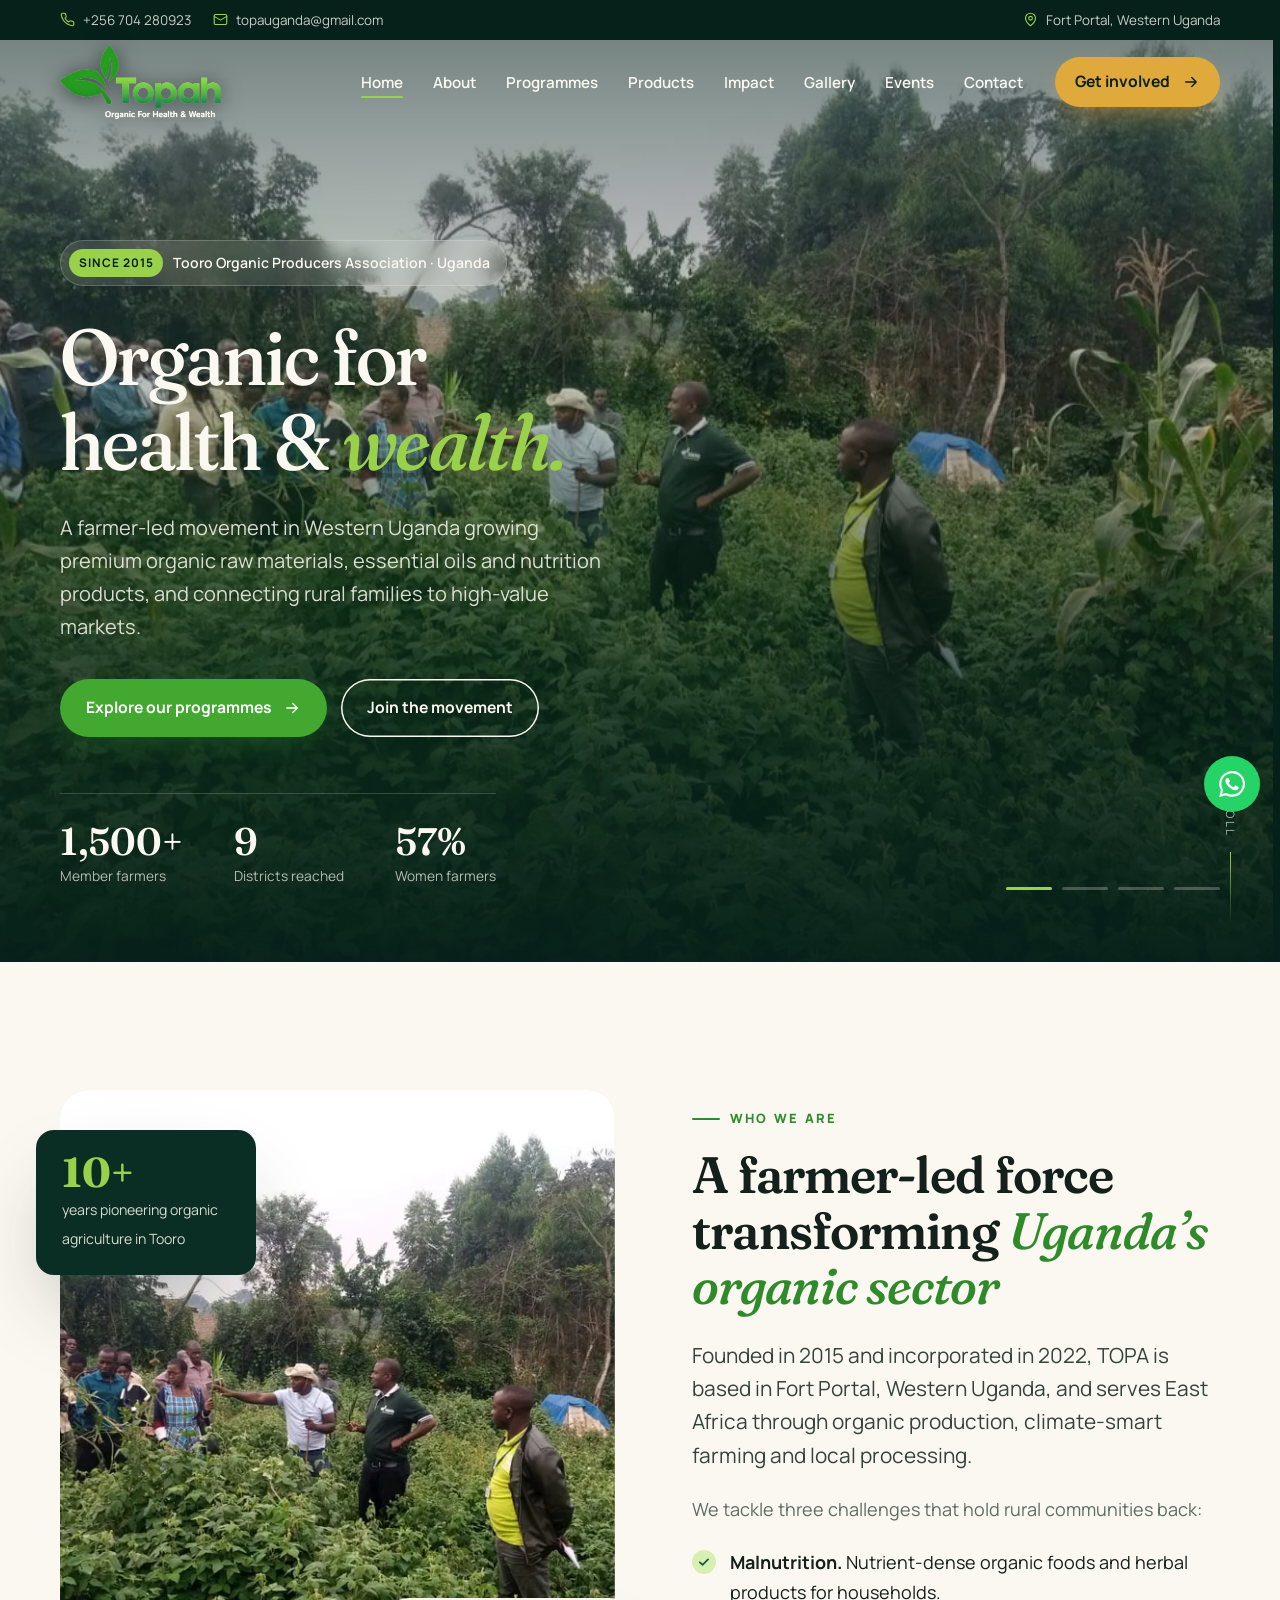
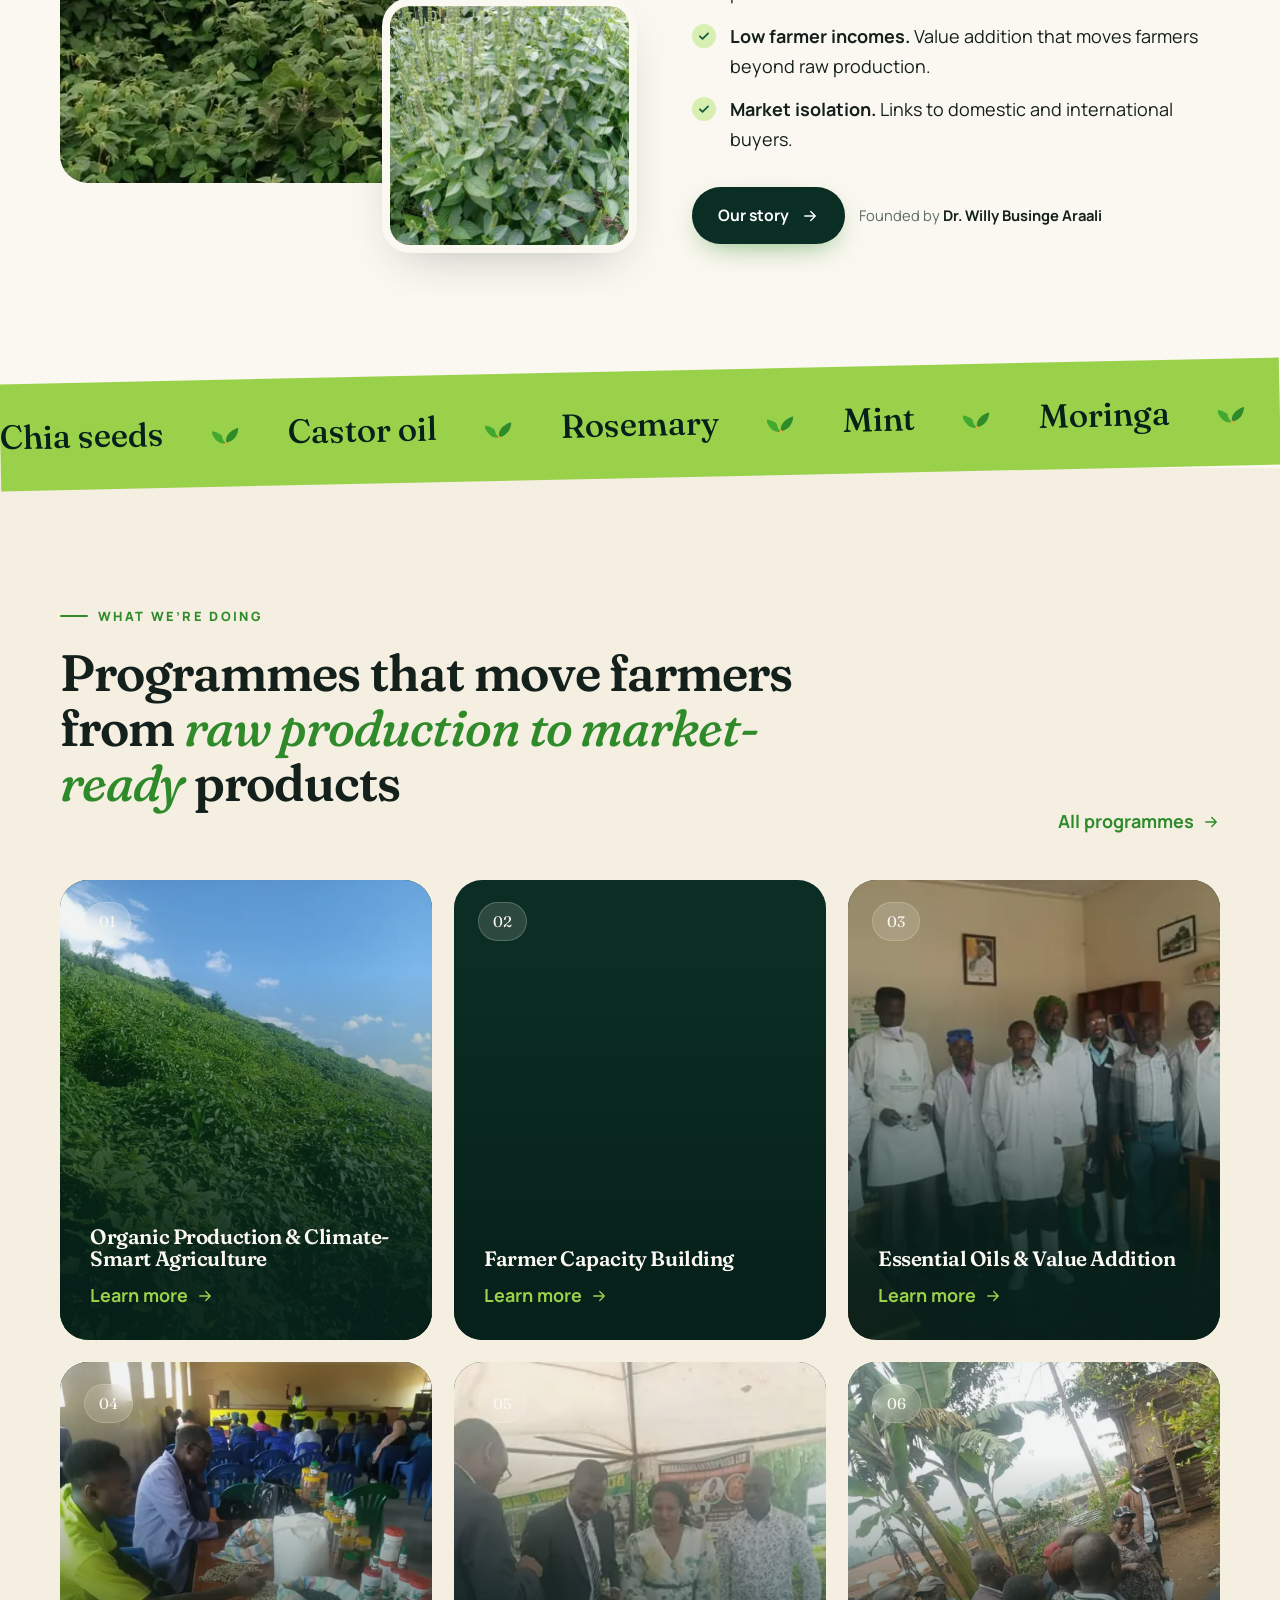
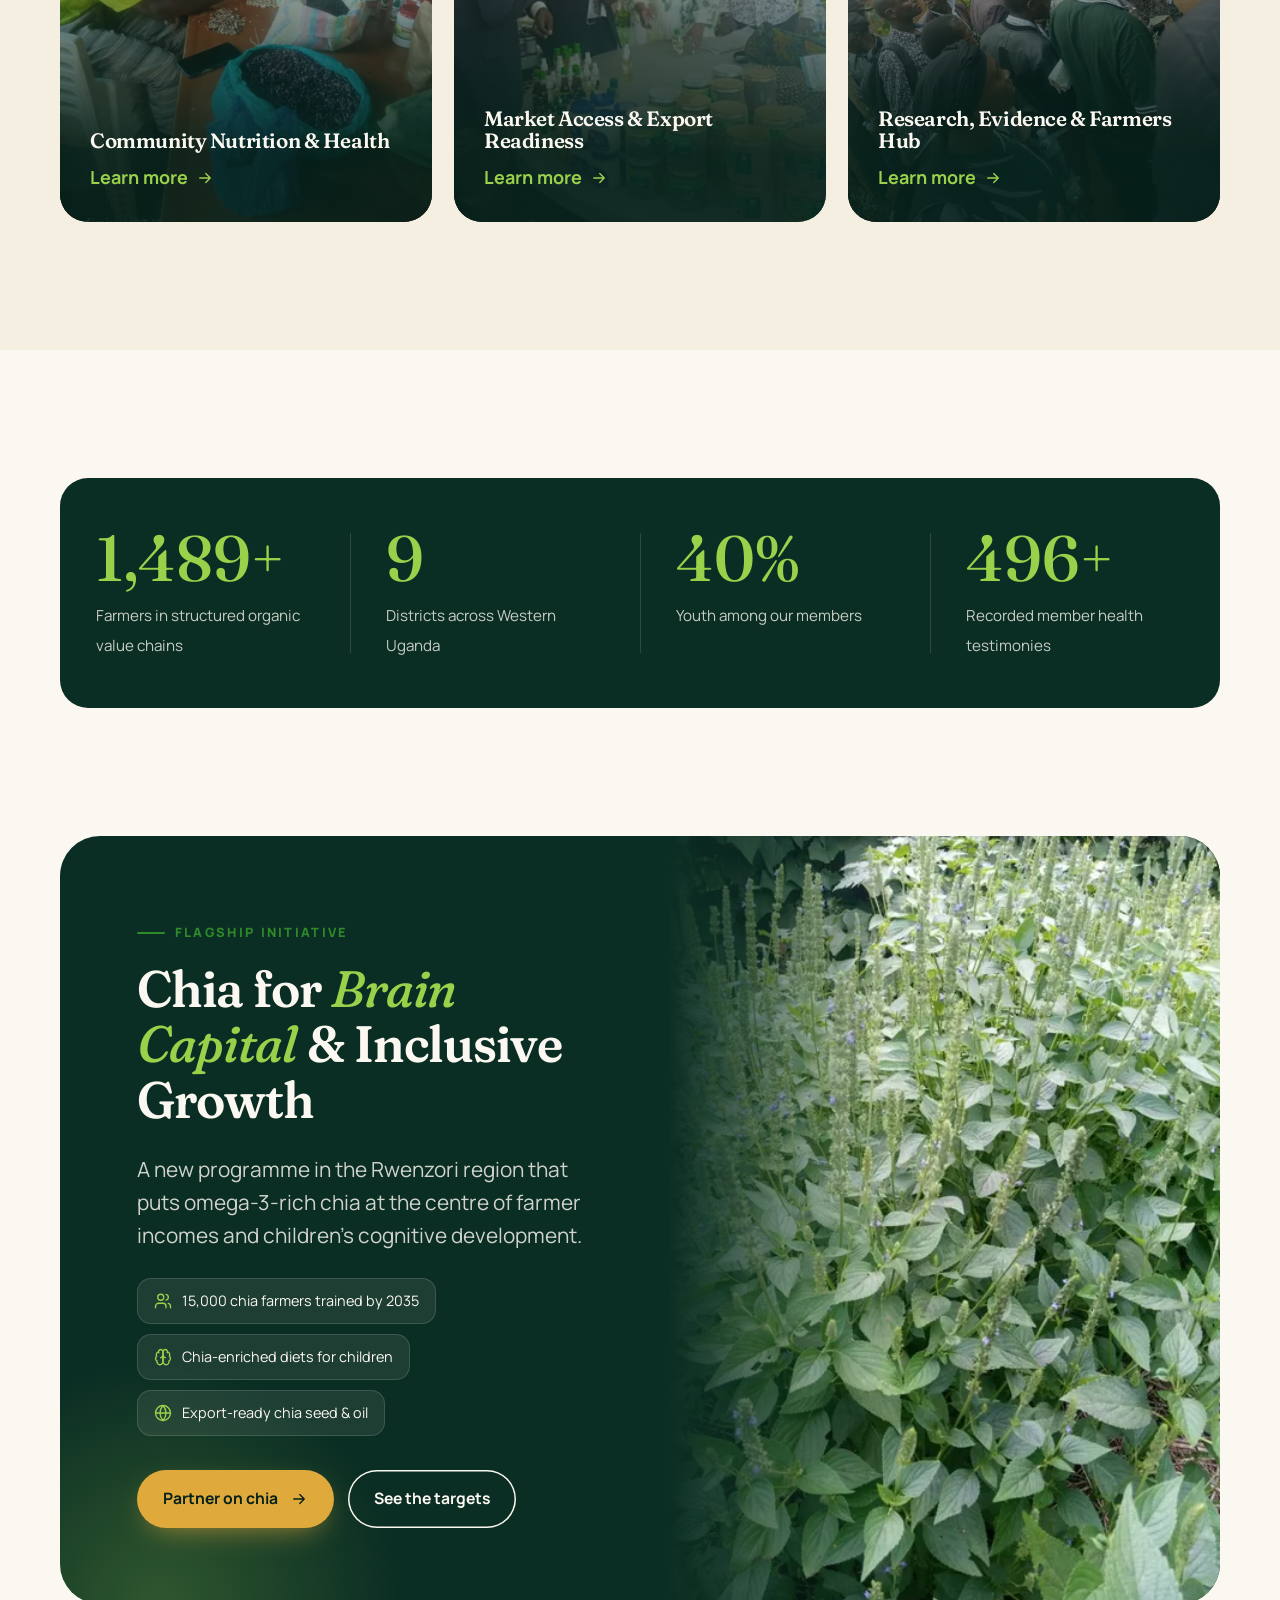
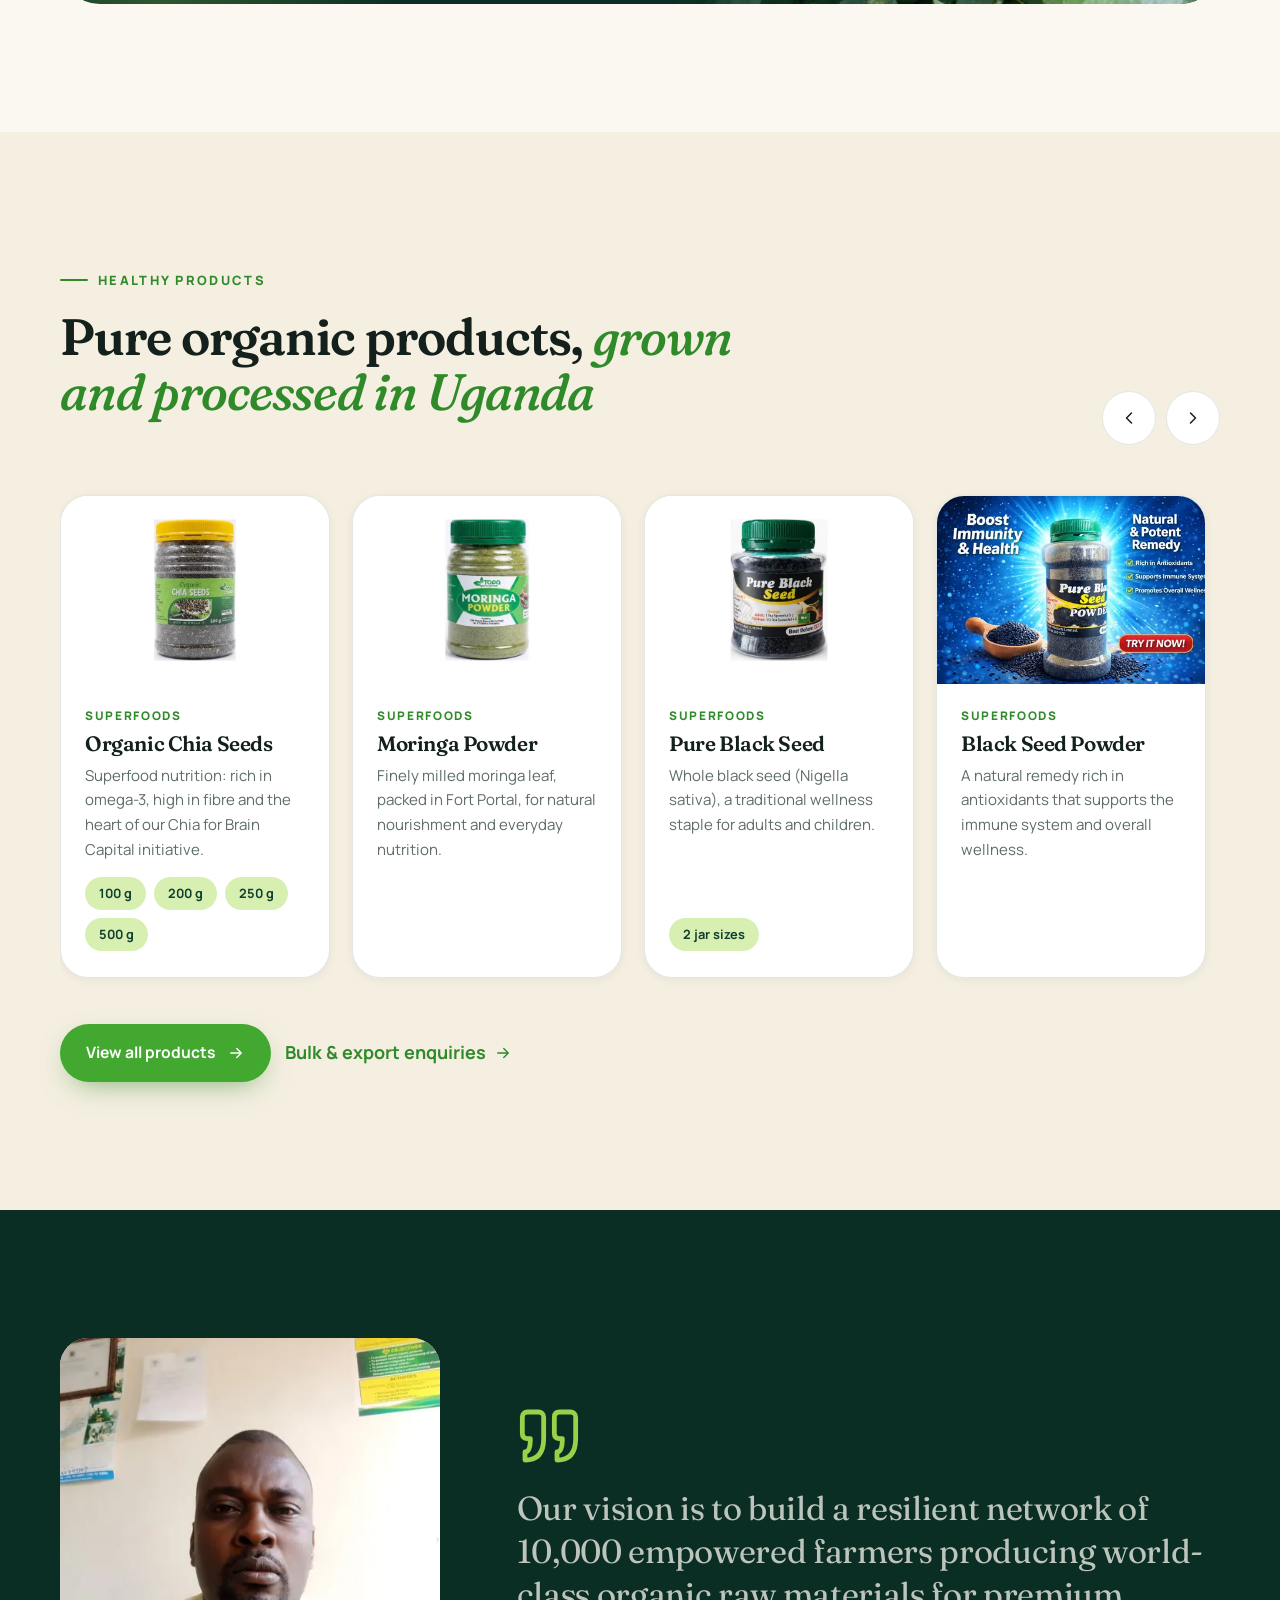
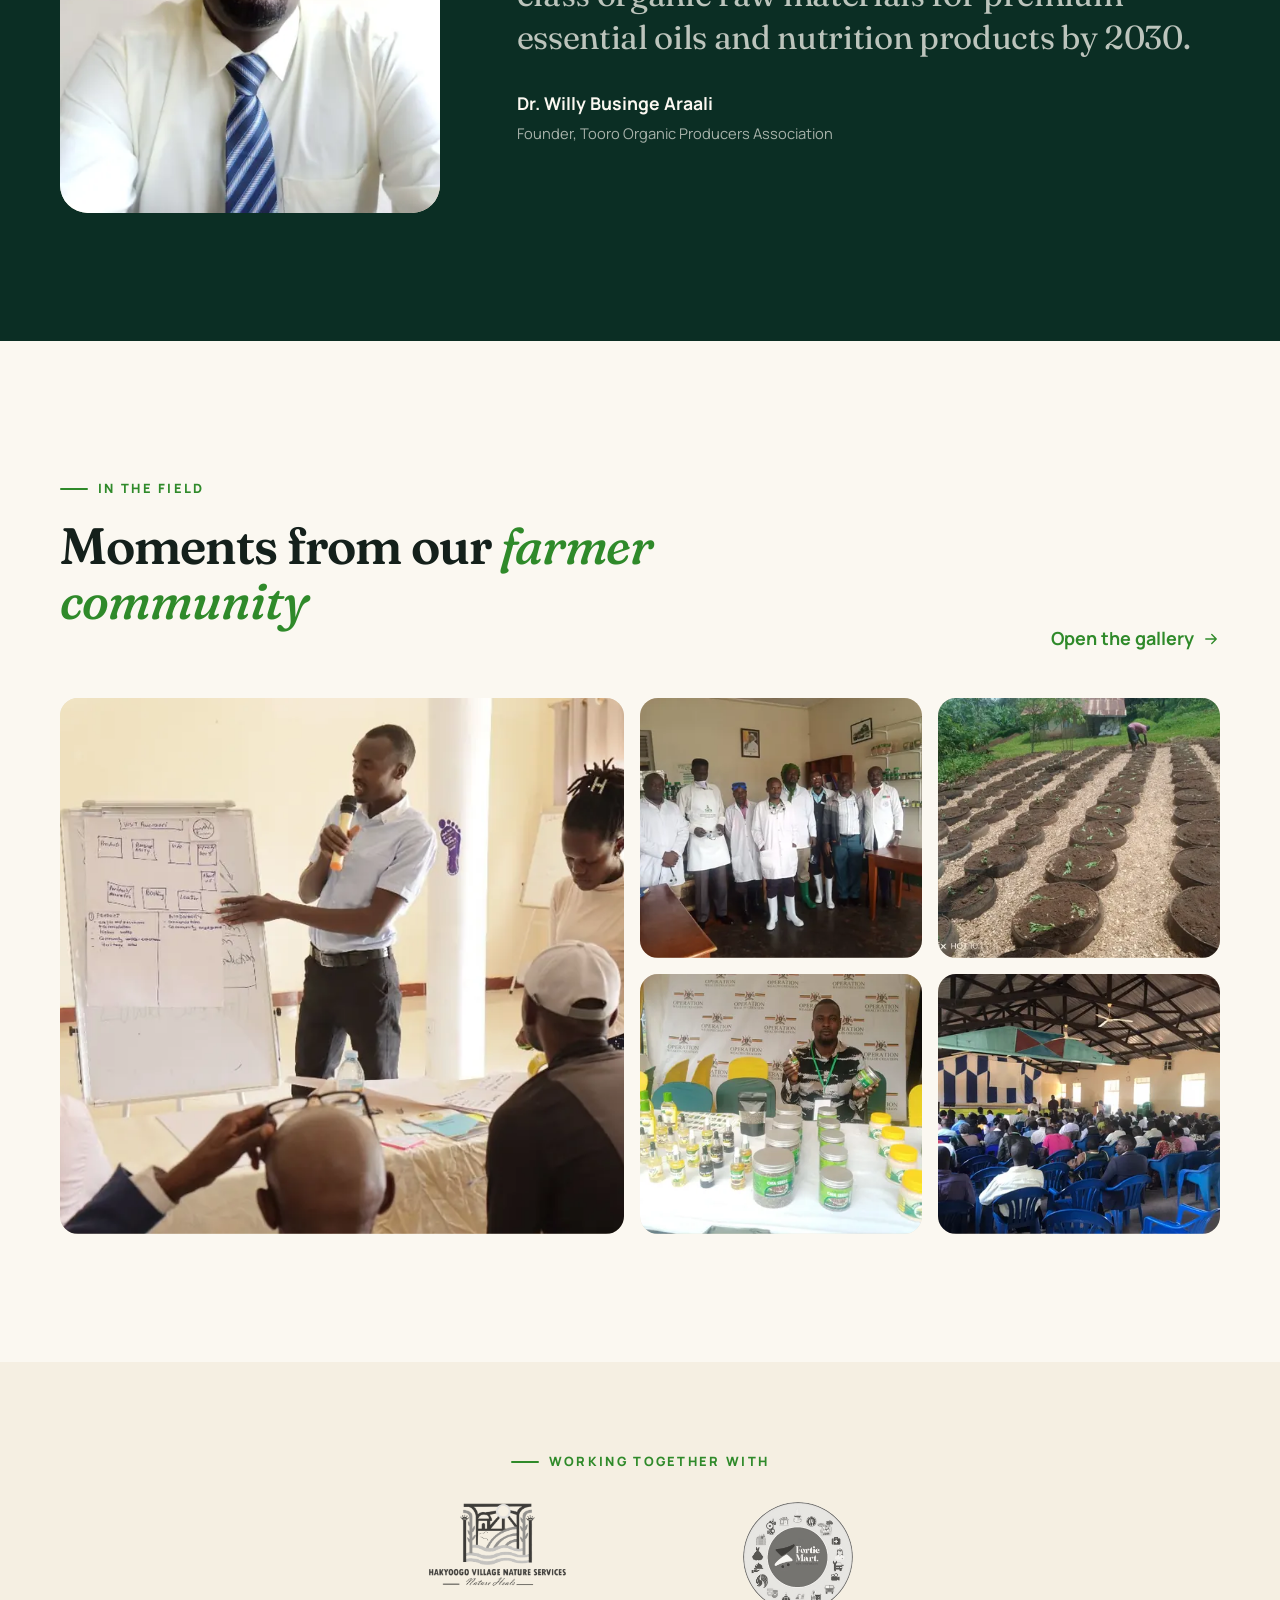
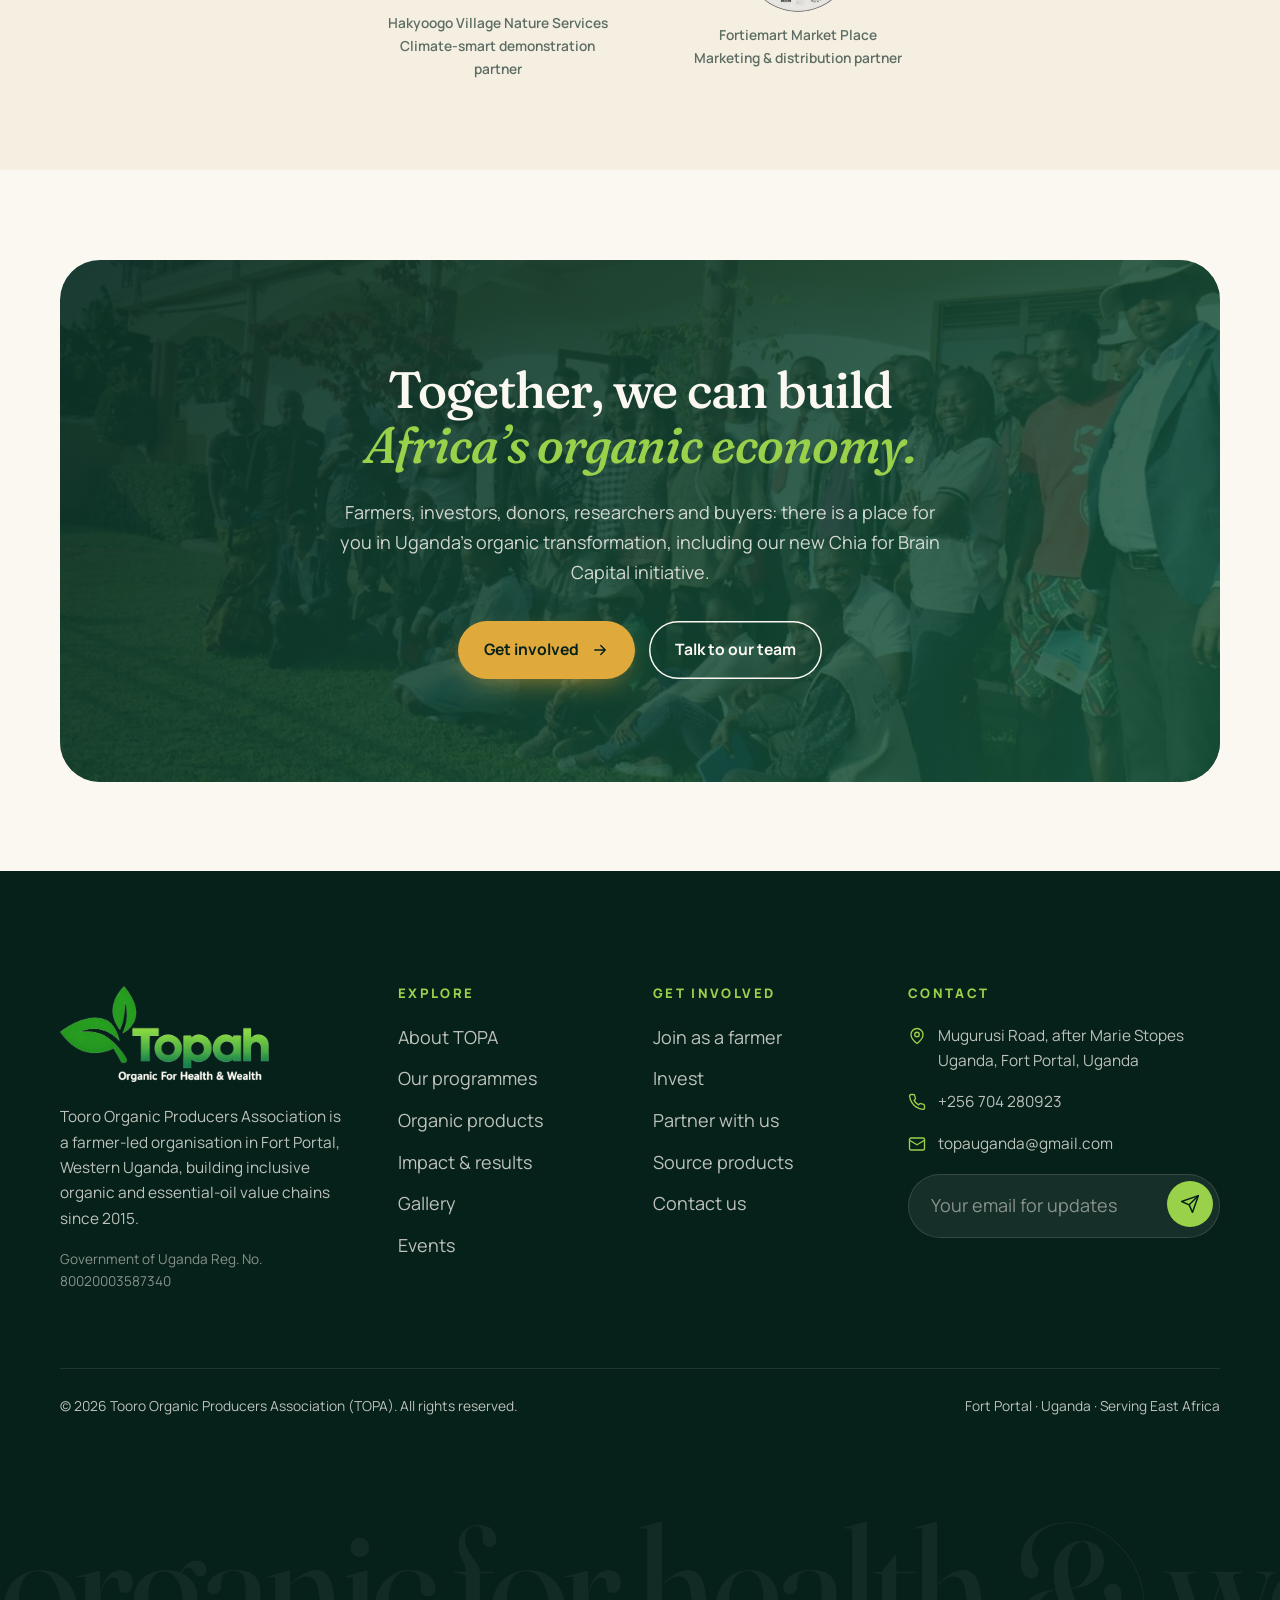
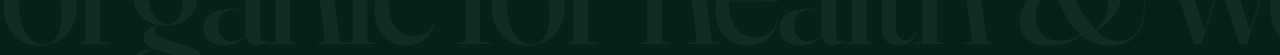
<file: index.html>
<!doctype html>
<html lang="en" class="no-js">
<head>
<meta charset="utf-8">
<meta name="viewport" content="width=device-width, initial-scale=1, viewport-fit=cover">
<title>TOPA Uganda | Tooro Organic Producers Association: Organic Farming &amp; Essential Oils</title>
<meta name="description" content="TOPA is a farmer-led organic agriculture organisation in Fort Portal, Uganda. 1,500+ farmers in 9 districts grow chia, castor, rosemary and herbs for essential oils and nutrition products.">
<link rel="canonical" href="https://topaorganicuganda.org/">
<meta name="robots" content="index, follow, max-image-preview:large">
<meta name="theme-color" content="#0b2e24">
<meta name="author" content="Tooro Organic Producers Association">
<meta name="geo.region" content="UG-W">
<meta name="geo.placename" content="Fort Portal">
<meta property="og:type" content="website">
<meta property="og:site_name" content="TOPA Uganda">
<meta property="og:locale" content="en_UG">
<meta property="og:title" content="TOPA Uganda | Tooro Organic Producers Association: Organic Farming &amp; Essential Oils">
<meta property="og:description" content="TOPA is a farmer-led organic agriculture organisation in Fort Portal, Uganda. 1,500+ farmers in 9 districts grow chia, castor, rosemary and herbs for essential oils and nutrition products.">
<meta property="og:url" content="https://topaorganicuganda.org/">
<meta property="og:image" content="https://topaorganicuganda.org/assets/img/og-image.jpg">
<meta property="og:image:alt" content="TOPA Uganda | Tooro Organic Producers Association: Organic Farming &amp; Essential Oils">
<meta name="twitter:card" content="summary_large_image">
<meta name="twitter:title" content="TOPA Uganda | Tooro Organic Producers Association: Organic Farming &amp; Essential Oils">
<meta name="twitter:description" content="TOPA is a farmer-led organic agriculture organisation in Fort Portal, Uganda. 1,500+ farmers in 9 districts grow chia, castor, rosemary and herbs for essential oils and nutrition products.">
<meta name="twitter:image" content="https://topaorganicuganda.org/assets/img/og-image.jpg">
<link rel="icon" href="assets/img/icon-32.png" sizes="32x32" type="image/png">
<link rel="apple-touch-icon" href="assets/img/icon-180.png">
<link rel="manifest" href="site.webmanifest">
<link rel="preconnect" href="https://fonts.googleapis.com">
<link rel="preconnect" href="https://fonts.gstatic.com" crossorigin>
<link rel="stylesheet" href="https://fonts.googleapis.com/css2?family=Fraunces:ital,opsz,wght@0,9..144,400..700;1,9..144,400..600&family=Manrope:wght@400..800&display=swap">

<link rel="stylesheet" href="assets/css/style.css?v=2026-11-25">
<script type="application/ld+json">{"@context":"https://schema.org","@graph":[{"@type":"NGO","@id":"https://topaorganicuganda.org/#organization","name":"Tooro Organic Producers Association","alternateName":["TOPA","TOPA Uganda","Topa Organic Uganda"],"url":"https://topaorganicuganda.org/","logo":"https://topaorganicuganda.org/assets/img/icon-512.png","image":"https://topaorganicuganda.org/assets/img/og-image.jpg","description":"Farmer-led organisation in Western Uganda advancing organic production, climate-smart agriculture, essential oils and value-added herbal and nutrition products.","slogan":"Organic for Health & Wealth","foundingDate":"2015","founder":{"@type":"Person","name":"Dr. Willy Businge Araali"},"email":"topauganda@gmail.com","telephone":"+256704280923","address":{"@type":"PostalAddress","streetAddress":"Mugurusi Road (after Marie Stopes Uganda)","addressLocality":"Fort Portal","addressRegion":"Western Region","addressCountry":"UG"},"areaServed":[{"@type":"Country","name":"Uganda"},{"@type":"Place","name":"East Africa"}],"identifier":{"@type":"PropertyValue","name":"Uganda Registration Number","value":"80020003587340"},"knowsAbout":["Organic farming","Climate-smart agriculture","Essential oils","Chia seeds","Value addition","Community nutrition"],"contactPoint":{"@type":"ContactPoint","telephone":"+256704280923","email":"topauganda@gmail.com","contactType":"customer support","areaServed":"UG","availableLanguage":["English","Rutooro"]}},{"@type":"WebSite","@id":"https://topaorganicuganda.org/#website","url":"https://topaorganicuganda.org/","name":"TOPA Uganda","publisher":{"@id":"https://topaorganicuganda.org/#organization"},"inLanguage":"en"},{"@type":"WebPage","@id":"https://topaorganicuganda.org/#webpage","url":"https://topaorganicuganda.org/","name":"TOPA Uganda | Tooro Organic Producers Association: Organic Farming & Essential Oils","description":"TOPA is a farmer-led organic agriculture organisation in Fort Portal, Uganda. 1,500+ farmers in 9 districts grow chia, castor, rosemary and herbs for essential oils and nutrition products.","isPartOf":{"@id":"https://topaorganicuganda.org/#website"},"about":{"@id":"https://topaorganicuganda.org/#organization"},"primaryImageOfPage":"https://topaorganicuganda.org/assets/img/og-image.jpg","dateModified":"2026-11-25"}]}</script>
</head>
<body>
<a class="skip-link" href="#main">Skip to content</a>
<div class="preloader" aria-hidden="true"><svg viewBox="0 0 48 48" fill="none" stroke="#9ad14b" stroke-width="1.5"><path class="leaf" d="M24 42C14.5 37 12 24 19 9c9 9 11.5 21 5 33z" transform="rotate(-42 24 42)"/><path class="leaf" d="M24 42C14.5 37 12 24 19 9c9 9 11.5 21 5 33z" transform="rotate(6 24 42)"/><path class="leaf" d="M24 42C14.5 37 12 24 19 9c9 9 11.5 21 5 33z" transform="rotate(48 24 42)"/></svg></div>
<div class="scroll-bar" aria-hidden="true"></div>

<div class="topbar">
  <div class="container">
    <div class="topbar__left">
      <a href="tel:+256704280923"><svg viewBox="0 0 24 24" fill="none" stroke="currentColor" stroke-width="1.8" stroke-linecap="round" stroke-linejoin="round" aria-hidden="true"><path d="M22 16.9v3a2 2 0 0 1-2.2 2 19.8 19.8 0 0 1-8.6-3.1 19.5 19.5 0 0 1-6-6A19.8 19.8 0 0 1 2.1 4.2 2 2 0 0 1 4.1 2h3a2 2 0 0 1 2 1.7c.1 1 .4 1.9.7 2.8a2 2 0 0 1-.5 2.1L8 9.9a16 16 0 0 0 6 6l1.3-1.3a2 2 0 0 1 2.1-.4c.9.3 1.8.6 2.8.7a2 2 0 0 1 1.7 2z"/></svg><span>+256 704 280923</span></a>
      <a href="mailto:topauganda@gmail.com"><svg viewBox="0 0 24 24" fill="none" stroke="currentColor" stroke-width="1.8" stroke-linecap="round" stroke-linejoin="round" aria-hidden="true"><rect x="2" y="4" width="20" height="16" rx="2"/><path d="m22 7-10 6L2 7"/></svg><span>topauganda@gmail.com</span></a>
    </div>
    <div class="topbar__right">
      <span style="display:inline-flex;gap:8px;align-items:center"><svg viewBox="0 0 24 24" fill="none" stroke="currentColor" stroke-width="1.8" stroke-linecap="round" stroke-linejoin="round" aria-hidden="true"><path d="M20 10c0 6-8 12-8 12S4 16 4 10a8 8 0 0 1 16 0z"/><circle cx="12" cy="10" r="3"/></svg>Fort Portal, Western Uganda</span>
    </div>
  </div>
</div>
<header class="header header--overlay" id="top">
  <div class="container header__inner">
    <a href="index.html" class="logo"><img class="logo__img logo__img--dark" src="assets/img/brand/logo-topah.png" alt="Topah: Organic For Health &amp; Wealth (Tooro Organic Producers Association) home" width="560" height="257"><img class="logo__img logo__img--light" src="assets/img/brand/logo-topah-light.png" alt="" width="560" height="257"></a>
    <button class="menu-toggle" aria-label="Open menu" aria-expanded="false" aria-controls="site-nav"><span></span><span></span><span></span></button>
    <nav class="nav" id="site-nav" aria-label="Main">
      <ul class="nav__list"><li><a class="nav__link" href="index.html" aria-current="page">Home</a></li><li><a class="nav__link" href="about.html">About</a></li><li><a class="nav__link" href="programmes.html">Programmes</a></li><li><a class="nav__link" href="products.html">Products</a></li><li><a class="nav__link" href="impact.html">Impact</a></li><li><a class="nav__link" href="gallery.html">Gallery</a></li><li><a class="nav__link" href="events.html">Events</a></li><li><a class="nav__link" href="contact.html">Contact</a></li></ul>
      <a class="btn btn--gold nav__cta" href="get-involved.html">Get involved <svg viewBox="0 0 24 24" fill="none" stroke="currentColor" stroke-width="1.8" stroke-linecap="round" stroke-linejoin="round" aria-hidden="true"><path d="M5 12h14M13 6l6 6-6 6"/></svg></a>
    </nav>
  </div>
</header>
<main id="main">

<section class="hero" aria-label="Introduction">
  <div class="hero__slides"><div class="hero__slide is-active"><img src="assets/img/farmers-field-visit-organic-garden-960.webp" srcset="assets/img/farmers-field-visit-organic-garden-480.webp 480w, assets/img/farmers-field-visit-organic-garden-960.webp 960w" sizes="100vw" alt="Farmers on a field visit to an organic demonstration garden in Western Uganda" width="960" height="720" decoding="async" fetchpriority="high"></div><div class="hero__slide"><img data-src="assets/img/farmer-training-fort-portal-2024-960.webp" data-srcset="assets/img/farmer-training-fort-portal-2024-480.webp 480w, assets/img/farmer-training-fort-portal-2024-960.webp 960w" sizes="100vw" alt="TOPA farmer training session in Fort Portal" width="960" height="718" decoding="async"></div><div class="hero__slide"><img data-src="assets/img/farmers-field-day-rwenzori-960.webp" data-srcset="assets/img/farmers-field-day-rwenzori-480.webp 480w, assets/img/farmers-field-day-rwenzori-960.webp 960w" sizes="100vw" alt="Farmers gathered for a field day in the Rwenzori region" width="960" height="720" decoding="async"></div><div class="hero__slide"><img data-src="assets/img/training-of-trainers-group-photo-960.webp" data-srcset="assets/img/training-of-trainers-group-photo-480.webp 480w, assets/img/training-of-trainers-group-photo-960.webp 960w" sizes="100vw" alt="TOPA trainers and farmers after a training of trainers" width="960" height="640" decoding="async"></div></div>
  <div class="container hero__content">
    <p class="hero__badge fade-up-load"><b>Since 2015</b> Tooro Organic Producers Association · Uganda</p>
    <h1><span class="split-line"><span>Organic for</span></span><span class="split-line"><span>health &amp; <em>wealth.</em></span></span></h1>
    <p class="hero__lead fade-up-load d2">A farmer-led movement in Western Uganda growing premium organic raw materials, essential oils and nutrition products, and connecting rural families to high-value markets.</p>
    <div class="btn-row fade-up-load d3">
      <a class="btn" href="programmes.html">Explore our programmes <svg viewBox="0 0 24 24" fill="none" stroke="currentColor" stroke-width="1.8" stroke-linecap="round" stroke-linejoin="round" aria-hidden="true"><path d="M5 12h14M13 6l6 6-6 6"/></svg></a>
      <a class="btn btn--ghost" href="get-involved.html">Join the movement</a>
    </div>
    <div class="hero__bottom fade-up-load d4">
      <div class="hero__stats">
        <div class="hero__stat"><strong data-count="1500" data-suffix="+">1,500+</strong><span>Member farmers</span></div>
        <div class="hero__stat"><strong data-count="9">9</strong><span>Districts reached</span></div>
        <div class="hero__stat"><strong data-count="57" data-suffix="%">57%</strong><span>Women farmers</span></div>
      </div>
      <div class="hero__dots"><button class="hero__dot is-active" aria-label="Show slide 1"></button><button class="hero__dot" aria-label="Show slide 2"></button><button class="hero__dot" aria-label="Show slide 3"></button><button class="hero__dot" aria-label="Show slide 4"></button></div>
    </div>
  </div>
  <div class="scroll-cue" aria-hidden="true">Scroll</div>
</section>

<section class="section" id="about">
  <div class="container split">
    <div class="media-stack reveal reveal--left">
      <div class="media media--tall clip-reveal"><img src="assets/img/farmers-field-visit-organic-garden-960.webp" srcset="assets/img/farmers-field-visit-organic-garden-480.webp 480w, assets/img/farmers-field-visit-organic-garden-960.webp 960w" sizes="(max-width: 960px) 100vw, 50vw" alt="TOPA farmers inspecting crops during a field visit" width="960" height="720" decoding="async" loading="lazy"></div>
      <div class="media media--small clip-reveal" style="--d:.3s"><img src="assets/img/chia-crop-flowering-480.webp" srcset="assets/img/chia-crop-flowering-480.webp 480w" sizes="(max-width: 960px) 46vw, 25vw" alt="Flowering chia plants grown organically" width="480" height="640" decoding="async" loading="lazy"></div>
      <div class="float-card"><strong data-count="10" data-suffix="+">10+</strong><span>years pioneering organic agriculture in Tooro</span></div>
    </div>
    <div>
      <p class="eyebrow reveal">Who we are</p>
      <h2 class="reveal">A farmer-led force transforming <span class="accent">Uganda’s organic sector</span></h2>
      <p class="lead reveal">Founded in 2015 and incorporated in 2022, TOPA is based in Fort Portal, Western Uganda, and serves East Africa through organic production, climate-smart farming and local processing.</p>
      <p class="reveal muted">We tackle three challenges that hold rural communities back:</p>
      <ul class="tick-list reveal">
        <li><span><strong>Malnutrition.</strong> Nutrient-dense organic foods and herbal products for households.</span></li>
        <li><span><strong>Low farmer incomes.</strong> Value addition that moves farmers beyond raw production.</span></li>
        <li><span><strong>Market isolation.</strong> Links to domestic and international buyers.</span></li>
      </ul>
      <div class="btn-row reveal">
        <a class="btn btn--dark" href="about.html">Our story <svg viewBox="0 0 24 24" fill="none" stroke="currentColor" stroke-width="1.8" stroke-linecap="round" stroke-linejoin="round" aria-hidden="true"><path d="M5 12h14M13 6l6 6-6 6"/></svg></a>
        <span class="muted" style="font-size:.92rem">Founded by <strong style="color:var(--text)">Dr. Willy Businge Araali</strong></span>
      </div>
    </div>
  </div>
</section>

<div class="marquee" aria-hidden="true"><div class="marquee__track"><span class="marquee__item">Chia seeds <svg viewBox="0 0 48 48" aria-hidden="true"><g stroke-linejoin="round"><path d="M24 42C14.5 37 12 24 19 9c9 9 11.5 21 5 33z" fill="#43a82f" transform="rotate(-42 24 42)"/><path d="M24 42C14.5 37 12 24 19 9c9 9 11.5 21 5 33z" fill="#9ad14b" transform="rotate(6 24 42)"/><path d="M24 42C14.5 37 12 24 19 9c9 9 11.5 21 5 33z" fill="#2f8a2a" transform="rotate(48 24 42)"/></g><circle cx="24" cy="42" r="2.6" fill="#e0a93b"/></svg></span><span class="marquee__item">Castor oil <svg viewBox="0 0 48 48" aria-hidden="true"><g stroke-linejoin="round"><path d="M24 42C14.5 37 12 24 19 9c9 9 11.5 21 5 33z" fill="#43a82f" transform="rotate(-42 24 42)"/><path d="M24 42C14.5 37 12 24 19 9c9 9 11.5 21 5 33z" fill="#9ad14b" transform="rotate(6 24 42)"/><path d="M24 42C14.5 37 12 24 19 9c9 9 11.5 21 5 33z" fill="#2f8a2a" transform="rotate(48 24 42)"/></g><circle cx="24" cy="42" r="2.6" fill="#e0a93b"/></svg></span><span class="marquee__item">Rosemary <svg viewBox="0 0 48 48" aria-hidden="true"><g stroke-linejoin="round"><path d="M24 42C14.5 37 12 24 19 9c9 9 11.5 21 5 33z" fill="#43a82f" transform="rotate(-42 24 42)"/><path d="M24 42C14.5 37 12 24 19 9c9 9 11.5 21 5 33z" fill="#9ad14b" transform="rotate(6 24 42)"/><path d="M24 42C14.5 37 12 24 19 9c9 9 11.5 21 5 33z" fill="#2f8a2a" transform="rotate(48 24 42)"/></g><circle cx="24" cy="42" r="2.6" fill="#e0a93b"/></svg></span><span class="marquee__item">Mint <svg viewBox="0 0 48 48" aria-hidden="true"><g stroke-linejoin="round"><path d="M24 42C14.5 37 12 24 19 9c9 9 11.5 21 5 33z" fill="#43a82f" transform="rotate(-42 24 42)"/><path d="M24 42C14.5 37 12 24 19 9c9 9 11.5 21 5 33z" fill="#9ad14b" transform="rotate(6 24 42)"/><path d="M24 42C14.5 37 12 24 19 9c9 9 11.5 21 5 33z" fill="#2f8a2a" transform="rotate(48 24 42)"/></g><circle cx="24" cy="42" r="2.6" fill="#e0a93b"/></svg></span><span class="marquee__item">Moringa <svg viewBox="0 0 48 48" aria-hidden="true"><g stroke-linejoin="round"><path d="M24 42C14.5 37 12 24 19 9c9 9 11.5 21 5 33z" fill="#43a82f" transform="rotate(-42 24 42)"/><path d="M24 42C14.5 37 12 24 19 9c9 9 11.5 21 5 33z" fill="#9ad14b" transform="rotate(6 24 42)"/><path d="M24 42C14.5 37 12 24 19 9c9 9 11.5 21 5 33z" fill="#2f8a2a" transform="rotate(48 24 42)"/></g><circle cx="24" cy="42" r="2.6" fill="#e0a93b"/></svg></span><span class="marquee__item">Herbal tonics <svg viewBox="0 0 48 48" aria-hidden="true"><g stroke-linejoin="round"><path d="M24 42C14.5 37 12 24 19 9c9 9 11.5 21 5 33z" fill="#43a82f" transform="rotate(-42 24 42)"/><path d="M24 42C14.5 37 12 24 19 9c9 9 11.5 21 5 33z" fill="#9ad14b" transform="rotate(6 24 42)"/><path d="M24 42C14.5 37 12 24 19 9c9 9 11.5 21 5 33z" fill="#2f8a2a" transform="rotate(48 24 42)"/></g><circle cx="24" cy="42" r="2.6" fill="#e0a93b"/></svg></span><span class="marquee__item">Climate-smart farming <svg viewBox="0 0 48 48" aria-hidden="true"><g stroke-linejoin="round"><path d="M24 42C14.5 37 12 24 19 9c9 9 11.5 21 5 33z" fill="#43a82f" transform="rotate(-42 24 42)"/><path d="M24 42C14.5 37 12 24 19 9c9 9 11.5 21 5 33z" fill="#9ad14b" transform="rotate(6 24 42)"/><path d="M24 42C14.5 37 12 24 19 9c9 9 11.5 21 5 33z" fill="#2f8a2a" transform="rotate(48 24 42)"/></g><circle cx="24" cy="42" r="2.6" fill="#e0a93b"/></svg></span><span class="marquee__item">Essential oils <svg viewBox="0 0 48 48" aria-hidden="true"><g stroke-linejoin="round"><path d="M24 42C14.5 37 12 24 19 9c9 9 11.5 21 5 33z" fill="#43a82f" transform="rotate(-42 24 42)"/><path d="M24 42C14.5 37 12 24 19 9c9 9 11.5 21 5 33z" fill="#9ad14b" transform="rotate(6 24 42)"/><path d="M24 42C14.5 37 12 24 19 9c9 9 11.5 21 5 33z" fill="#2f8a2a" transform="rotate(48 24 42)"/></g><circle cx="24" cy="42" r="2.6" fill="#e0a93b"/></svg></span><span class="marquee__item">Chia seeds <svg viewBox="0 0 48 48" aria-hidden="true"><g stroke-linejoin="round"><path d="M24 42C14.5 37 12 24 19 9c9 9 11.5 21 5 33z" fill="#43a82f" transform="rotate(-42 24 42)"/><path d="M24 42C14.5 37 12 24 19 9c9 9 11.5 21 5 33z" fill="#9ad14b" transform="rotate(6 24 42)"/><path d="M24 42C14.5 37 12 24 19 9c9 9 11.5 21 5 33z" fill="#2f8a2a" transform="rotate(48 24 42)"/></g><circle cx="24" cy="42" r="2.6" fill="#e0a93b"/></svg></span><span class="marquee__item">Castor oil <svg viewBox="0 0 48 48" aria-hidden="true"><g stroke-linejoin="round"><path d="M24 42C14.5 37 12 24 19 9c9 9 11.5 21 5 33z" fill="#43a82f" transform="rotate(-42 24 42)"/><path d="M24 42C14.5 37 12 24 19 9c9 9 11.5 21 5 33z" fill="#9ad14b" transform="rotate(6 24 42)"/><path d="M24 42C14.5 37 12 24 19 9c9 9 11.5 21 5 33z" fill="#2f8a2a" transform="rotate(48 24 42)"/></g><circle cx="24" cy="42" r="2.6" fill="#e0a93b"/></svg></span><span class="marquee__item">Rosemary <svg viewBox="0 0 48 48" aria-hidden="true"><g stroke-linejoin="round"><path d="M24 42C14.5 37 12 24 19 9c9 9 11.5 21 5 33z" fill="#43a82f" transform="rotate(-42 24 42)"/><path d="M24 42C14.5 37 12 24 19 9c9 9 11.5 21 5 33z" fill="#9ad14b" transform="rotate(6 24 42)"/><path d="M24 42C14.5 37 12 24 19 9c9 9 11.5 21 5 33z" fill="#2f8a2a" transform="rotate(48 24 42)"/></g><circle cx="24" cy="42" r="2.6" fill="#e0a93b"/></svg></span><span class="marquee__item">Mint <svg viewBox="0 0 48 48" aria-hidden="true"><g stroke-linejoin="round"><path d="M24 42C14.5 37 12 24 19 9c9 9 11.5 21 5 33z" fill="#43a82f" transform="rotate(-42 24 42)"/><path d="M24 42C14.5 37 12 24 19 9c9 9 11.5 21 5 33z" fill="#9ad14b" transform="rotate(6 24 42)"/><path d="M24 42C14.5 37 12 24 19 9c9 9 11.5 21 5 33z" fill="#2f8a2a" transform="rotate(48 24 42)"/></g><circle cx="24" cy="42" r="2.6" fill="#e0a93b"/></svg></span><span class="marquee__item">Moringa <svg viewBox="0 0 48 48" aria-hidden="true"><g stroke-linejoin="round"><path d="M24 42C14.5 37 12 24 19 9c9 9 11.5 21 5 33z" fill="#43a82f" transform="rotate(-42 24 42)"/><path d="M24 42C14.5 37 12 24 19 9c9 9 11.5 21 5 33z" fill="#9ad14b" transform="rotate(6 24 42)"/><path d="M24 42C14.5 37 12 24 19 9c9 9 11.5 21 5 33z" fill="#2f8a2a" transform="rotate(48 24 42)"/></g><circle cx="24" cy="42" r="2.6" fill="#e0a93b"/></svg></span><span class="marquee__item">Herbal tonics <svg viewBox="0 0 48 48" aria-hidden="true"><g stroke-linejoin="round"><path d="M24 42C14.5 37 12 24 19 9c9 9 11.5 21 5 33z" fill="#43a82f" transform="rotate(-42 24 42)"/><path d="M24 42C14.5 37 12 24 19 9c9 9 11.5 21 5 33z" fill="#9ad14b" transform="rotate(6 24 42)"/><path d="M24 42C14.5 37 12 24 19 9c9 9 11.5 21 5 33z" fill="#2f8a2a" transform="rotate(48 24 42)"/></g><circle cx="24" cy="42" r="2.6" fill="#e0a93b"/></svg></span><span class="marquee__item">Climate-smart farming <svg viewBox="0 0 48 48" aria-hidden="true"><g stroke-linejoin="round"><path d="M24 42C14.5 37 12 24 19 9c9 9 11.5 21 5 33z" fill="#43a82f" transform="rotate(-42 24 42)"/><path d="M24 42C14.5 37 12 24 19 9c9 9 11.5 21 5 33z" fill="#9ad14b" transform="rotate(6 24 42)"/><path d="M24 42C14.5 37 12 24 19 9c9 9 11.5 21 5 33z" fill="#2f8a2a" transform="rotate(48 24 42)"/></g><circle cx="24" cy="42" r="2.6" fill="#e0a93b"/></svg></span><span class="marquee__item">Essential oils <svg viewBox="0 0 48 48" aria-hidden="true"><g stroke-linejoin="round"><path d="M24 42C14.5 37 12 24 19 9c9 9 11.5 21 5 33z" fill="#43a82f" transform="rotate(-42 24 42)"/><path d="M24 42C14.5 37 12 24 19 9c9 9 11.5 21 5 33z" fill="#9ad14b" transform="rotate(6 24 42)"/><path d="M24 42C14.5 37 12 24 19 9c9 9 11.5 21 5 33z" fill="#2f8a2a" transform="rotate(48 24 42)"/></g><circle cx="24" cy="42" r="2.6" fill="#e0a93b"/></svg></span></div></div>

<section class="section section--cream">
  <div class="container">
    <div class="head-row">
      <div class="section-head">
        <p class="eyebrow reveal">What we’re doing</p>
        <h2 class="reveal">Programmes that move farmers from <span class="accent">raw production to market-ready</span> products</h2>
      </div>
      <a class="link-arrow" href="programmes.html">All programmes <svg viewBox="0 0 24 24" fill="none" stroke="currentColor" stroke-width="1.8" stroke-linecap="round" stroke-linejoin="round" aria-hidden="true"><path d="M5 12h14M13 6l6 6-6 6"/></svg></a>
    </div>
    <div class="programmes">
      <article class="prog-card reveal" style="--d:0.0s">
        <img src="assets/img/organic-hillside-farm-tooro-480.webp" srcset="assets/img/organic-hillside-farm-tooro-480.webp 480w" sizes="(max-width: 640px) 100vw, (max-width: 1100px) 50vw, 33vw" alt="" width="480" height="640" decoding="async" loading="lazy">
        <span class="prog-card__num">01</span>
        <div class="prog-card__body">
          <h3>Organic Production &amp; Climate-Smart Agriculture</h3>
          <p>Training farmers in diversified cropping, soil regeneration and water-efficient farming to build resilient livelihoods.</p>
          <a class="link-arrow" href="programmes.html#organic-production">Learn more <svg viewBox="0 0 24 24" fill="none" stroke="currentColor" stroke-width="1.8" stroke-linecap="round" stroke-linejoin="round" aria-hidden="true"><path d="M5 12h14M13 6l6 6-6 6"/></svg></a>
        </div>
      </article>
      <article class="prog-card reveal" style="--d:0.1s">
        <img src="assets/img/farmer-training-fort-portal-2024-960.webp" srcset="assets/img/farmer-training-fort-portal-2024-480.webp 480w, assets/img/farmer-training-fort-portal-2024-960.webp 960w" sizes="(max-width: 640px) 100vw, (max-width: 1100px) 50vw, 33vw" alt="" width="960" height="718" decoding="async" loading="lazy">
        <span class="prog-card__num">02</span>
        <div class="prog-card__body">
          <h3>Farmer Capacity Building</h3>
          <p>Agronomy, post-harvest handling, organic certification, entrepreneurship and market-led production.</p>
          <a class="link-arrow" href="programmes.html#capacity-building">Learn more <svg viewBox="0 0 24 24" fill="none" stroke="currentColor" stroke-width="1.8" stroke-linecap="round" stroke-linejoin="round" aria-hidden="true"><path d="M5 12h14M13 6l6 6-6 6"/></svg></a>
        </div>
      </article>
      <article class="prog-card reveal" style="--d:0.2s">
        <img src="assets/img/topa-processing-facility-team-960.webp" srcset="assets/img/topa-processing-facility-team-480.webp 480w, assets/img/topa-processing-facility-team-960.webp 960w" sizes="(max-width: 640px) 100vw, (max-width: 1100px) 50vw, 33vw" alt="" width="960" height="720" decoding="async" loading="lazy">
        <span class="prog-card__num">03</span>
        <div class="prog-card__body">
          <h3>Essential Oils &amp; Value Addition</h3>
          <p>Our processing arm turns chia, castor, rosemary and mint into oils, seeds and herbal products.</p>
          <a class="link-arrow" href="programmes.html#essential-oils">Learn more <svg viewBox="0 0 24 24" fill="none" stroke="currentColor" stroke-width="1.8" stroke-linecap="round" stroke-linejoin="round" aria-hidden="true"><path d="M5 12h14M13 6l6 6-6 6"/></svg></a>
        </div>
      </article>
      <article class="prog-card reveal" style="--d:0.0s">
        <img src="assets/img/seed-sorting-farmers-480.webp" srcset="assets/img/seed-sorting-farmers-480.webp 480w" sizes="(max-width: 640px) 100vw, (max-width: 1100px) 50vw, 33vw" alt="" width="480" height="641" decoding="async" loading="lazy">
        <span class="prog-card__num">04</span>
        <div class="prog-card__body">
          <h3>Community Nutrition &amp; Health</h3>
          <p>Organic nutrition products and herbal remedies that support household nutrition and immune health.</p>
          <a class="link-arrow" href="programmes.html#nutrition-health">Learn more <svg viewBox="0 0 24 24" fill="none" stroke="currentColor" stroke-width="1.8" stroke-linecap="round" stroke-linejoin="round" aria-hidden="true"><path d="M5 12h14M13 6l6 6-6 6"/></svg></a>
        </div>
      </article>
      <article class="prog-card reveal" style="--d:0.1s">
        <img src="assets/img/topa-products-exhibition-stand-960.webp" srcset="assets/img/topa-products-exhibition-stand-480.webp 480w, assets/img/topa-products-exhibition-stand-960.webp 960w" sizes="(max-width: 640px) 100vw, (max-width: 1100px) 50vw, 33vw" alt="" width="960" height="720" decoding="async" loading="lazy">
        <span class="prog-card__num">05</span>
        <div class="prog-card__body">
          <h3>Market Access &amp; Export Readiness</h3>
          <p>Linking farmers with domestic distributors and buyers in Europe, the Americas and the Middle East.</p>
          <a class="link-arrow" href="programmes.html#market-access">Learn more <svg viewBox="0 0 24 24" fill="none" stroke="currentColor" stroke-width="1.8" stroke-linecap="round" stroke-linejoin="round" aria-hidden="true"><path d="M5 12h14M13 6l6 6-6 6"/></svg></a>
        </div>
      </article>
      <article class="prog-card reveal" style="--d:0.2s">
        <img src="assets/img/farmers-learning-visit-banana-farm-480.webp" srcset="assets/img/farmers-learning-visit-banana-farm-480.webp 480w" sizes="(max-width: 640px) 100vw, (max-width: 1100px) 50vw, 33vw" alt="" width="480" height="640" decoding="async" loading="lazy">
        <span class="prog-card__num">06</span>
        <div class="prog-card__body">
          <h3>Research, Evidence &amp; Farmers Hub</h3>
          <p>Co-creating knowledge with farmers, researchers and partners through demonstration and field learning.</p>
          <a class="link-arrow" href="programmes.html#research">Learn more <svg viewBox="0 0 24 24" fill="none" stroke="currentColor" stroke-width="1.8" stroke-linecap="round" stroke-linejoin="round" aria-hidden="true"><path d="M5 12h14M13 6l6 6-6 6"/></svg></a>
        </div>
      </article></div>
  </div>
</section>

<section class="section">
  <div class="container">
    <div class="stats reveal">
      <div class="stat"><strong data-count="1500" data-suffix="+">1,500+</strong><span>Farmers in structured organic value chains</span></div>
      <div class="stat"><strong data-count="9">9</strong><span>Districts across Western Uganda</span></div>
      <div class="stat"><strong data-count="40" data-suffix="%">40%</strong><span>Youth among our members</span></div>
      <div class="stat"><strong data-count="500" data-suffix="+">500+</strong><span>Recorded member health testimonies</span></div>
    </div>
  </div>
</section>

<section class="section" style="padding-top:0">
  <div class="container">
    <div class="feature reveal">
      <div class="blob"></div>
      <div class="feature__body">
        <p class="eyebrow">Flagship initiative</p>
        <h2>Chia for <span class="accent">Brain Capital</span> &amp; Inclusive Growth</h2>
        <p class="lead">A new programme in the Rwenzori region that puts omega-3-rich chia at the centre of farmer incomes and children’s cognitive development.</p>
        <div class="chips">
          <span class="chip"><svg viewBox="0 0 24 24" fill="none" stroke="currentColor" stroke-width="1.8" stroke-linecap="round" stroke-linejoin="round" aria-hidden="true"><path d="M16 21v-2a4 4 0 0 0-4-4H6a4 4 0 0 0-4 4v2"/><circle cx="9" cy="7" r="4"/><path d="M22 21v-2a4 4 0 0 0-3-3.9M16 3.1a4 4 0 0 1 0 7.8"/></svg>15,000 chia farmers trained by 2035</span>
          <span class="chip"><svg viewBox="0 0 24 24" fill="none" stroke="currentColor" stroke-width="1.8" stroke-linecap="round" stroke-linejoin="round" aria-hidden="true"><path d="M12 5a3 3 0 1 0-6 .1 4 4 0 0 0-2.5 5.8 4 4 0 0 0 .6 6.6A4 4 0 1 0 12 18Z"/><path d="M12 5a3 3 0 1 1 6 .1 4 4 0 0 1 2.5 5.8 4 4 0 0 1-.6 6.6A4 4 0 1 1 12 18Z"/><path d="M15 13a4.5 4.5 0 0 1-3-4 4.5 4.5 0 0 1-3 4M17.6 6.5a3 3 0 0 0 .4-1.5M6 5a3 3 0 0 0 .4 1.5"/></svg>Chia-enriched diets for children</span>
          <span class="chip"><svg viewBox="0 0 24 24" fill="none" stroke="currentColor" stroke-width="1.8" stroke-linecap="round" stroke-linejoin="round" aria-hidden="true"><circle cx="12" cy="12" r="10"/><path d="M2 12h20M12 2a15.3 15.3 0 0 1 4 10 15.3 15.3 0 0 1-4 10 15.3 15.3 0 0 1-4-10 15.3 15.3 0 0 1 4-10z"/></svg>Export-ready chia seed &amp; oil</span>
        </div>
        <div class="btn-row">
          <a class="btn btn--gold" href="get-involved.html">Partner on chia <svg viewBox="0 0 24 24" fill="none" stroke="currentColor" stroke-width="1.8" stroke-linecap="round" stroke-linejoin="round" aria-hidden="true"><path d="M5 12h14M13 6l6 6-6 6"/></svg></a>
          <a class="btn btn--ghost" href="impact.html">See the targets</a>
        </div>
      </div>
      <div class="feature__media"><img src="assets/img/chia-crop-flowering-480.webp" srcset="assets/img/chia-crop-flowering-480.webp 480w" sizes="(max-width: 960px) 100vw, 50vw" alt="Chia plants flowering on a farm in the Rwenzori region" width="480" height="640" decoding="async" loading="lazy"></div>
    </div>
  </div>
</section>

<section class="section section--cream">
  <div class="container">
    <div class="head-row">
      <div class="section-head">
        <p class="eyebrow reveal">Healthy products</p>
        <h2 class="reveal">Pure organic products, <span class="accent">grown and processed in Uganda</span></h2>
      </div>
      <div class="carousel__nav">
        <button class="icon-btn" data-prev aria-label="Previous products"><svg viewBox="0 0 24 24" fill="none" stroke="currentColor" stroke-width="1.8" stroke-linecap="round" stroke-linejoin="round" aria-hidden="true"><path d="M15 18l-6-6 6-6"/></svg></button>
        <button class="icon-btn" data-next aria-label="Next products"><svg viewBox="0 0 24 24" fill="none" stroke="currentColor" stroke-width="1.8" stroke-linecap="round" stroke-linejoin="round" aria-hidden="true"><path d="M9 18l6-6-6-6"/></svg></button>
      </div>
    </div>
    <div class="carousel reveal">
      <div class="carousel__track" tabindex="0" aria-label="TOPA products">
        <article class="product product--studio product--swap">
          <div class="product__img"><img src="assets/img/studio-chia-seeds-500g-480.webp" srcset="assets/img/studio-chia-seeds-500g-480.webp 480w" sizes="(max-width: 640px) 100vw, 320px" alt="Organic Chia Seeds by TOPA Uganda" width="480" height="480" decoding="async" loading="lazy"><img class="product__alt" src="assets/img/product-organic-chia-seeds-960.webp" srcset="assets/img/product-organic-chia-seeds-480.webp 480w, assets/img/product-organic-chia-seeds-960.webp 960w" sizes="(max-width: 640px) 100vw, 320px" alt="" width="960" height="640" decoding="async" loading="lazy"></div>
          <div class="product__body"><span class="product__cat">Superfoods</span><h3>Organic Chia Seeds</h3><p>Superfood nutrition: rich in omega-3, high in fibre and the heart of our Chia for Brain Capital initiative.</p><div class="pills"><span class="pill">100 g</span><span class="pill">200 g</span><span class="pill">250 g</span><span class="pill">500 g</span></div></div>
        </article>
        <article class="product product--studio product--swap">
          <div class="product__img"><img src="assets/img/studio-moringa-powder-480.webp" srcset="assets/img/studio-moringa-powder-480.webp 480w" sizes="(max-width: 640px) 100vw, 320px" alt="Moringa Powder by TOPA Uganda" width="480" height="480" decoding="async" loading="lazy"><img class="product__alt" src="assets/img/product-moringa-powder-960.webp" srcset="assets/img/product-moringa-powder-480.webp 480w, assets/img/product-moringa-powder-960.webp 960w" sizes="(max-width: 640px) 100vw, 320px" alt="" width="960" height="640" decoding="async" loading="lazy"></div>
          <div class="product__body"><span class="product__cat">Superfoods</span><h3>Moringa Powder</h3><p>Finely milled moringa leaf, packed in Fort Portal, for natural nourishment and everyday nutrition.</p></div>
        </article>
        <article class="product product--studio product--swap">
          <div class="product__img"><img src="assets/img/studio-pure-black-seed-480.webp" srcset="assets/img/studio-pure-black-seed-480.webp 480w" sizes="(max-width: 640px) 100vw, 320px" alt="Pure Black Seed by TOPA Uganda" width="480" height="480" decoding="async" loading="lazy"><img class="product__alt" src="assets/img/studio-pure-black-seed-tall-480.webp" srcset="assets/img/studio-pure-black-seed-tall-480.webp 480w" sizes="(max-width: 640px) 100vw, 320px" alt="" width="480" height="480" decoding="async" loading="lazy"></div>
          <div class="product__body"><span class="product__cat">Superfoods</span><h3>Pure Black Seed</h3><p>Whole black seed (Nigella sativa), a traditional wellness staple for adults and children.</p><div class="pills"><span class="pill">2 jar sizes</span></div></div>
        </article>
        <article class="product">
          <div class="product__img"><img src="assets/img/product-black-seed-powder-960.webp" srcset="assets/img/product-black-seed-powder-480.webp 480w, assets/img/product-black-seed-powder-960.webp 960w" sizes="(max-width: 640px) 100vw, 320px" alt="Black Seed Powder by TOPA Uganda" width="960" height="640" decoding="async" loading="lazy"></div>
          <div class="product__body"><span class="product__cat">Superfoods</span><h3>Black Seed Powder</h3><p>A natural remedy rich in antioxidants that supports the immune system and overall wellness.</p></div>
        </article>
        <article class="product product--studio">
          <div class="product__img"><img src="assets/img/studio-okra-powder-480.webp" srcset="assets/img/studio-okra-powder-480.webp 480w" sizes="(max-width: 640px) 100vw, 320px" alt="Okra Powder by TOPA Uganda" width="480" height="480" decoding="async" loading="lazy"></div>
          <div class="product__body"><span class="product__cat">Superfoods</span><h3>Okra Powder</h3><p>Dried, finely ground okra: a versatile, fibre-rich addition to soups, sauces and smoothies.</p><div class="pills"><span class="pill">250 g</span></div></div>
        </article>
        <article class="product product--studio product--swap">
          <div class="product__img"><img src="assets/img/studio-organic-cane-sugar-480.webp" srcset="assets/img/studio-organic-cane-sugar-480.webp 480w" sizes="(max-width: 640px) 100vw, 320px" alt="Organic Cane Sugar by TOPA Uganda" width="480" height="480" decoding="async" loading="lazy"><img class="product__alt" src="assets/img/product-organic-cane-sugar-960.webp" srcset="assets/img/product-organic-cane-sugar-480.webp 480w, assets/img/product-organic-cane-sugar-960.webp 960w" sizes="(max-width: 640px) 100vw, 320px" alt="" width="960" height="640" decoding="async" loading="lazy"></div>
          <div class="product__body"><span class="product__cat">Natural foods</span><h3>Organic Cane Sugar</h3><p>A natural, unrefined sweetener that keeps its minerals and comes from an eco-friendly source.</p></div>
        </article>
        <article class="product product--studio">
          <div class="product__img"><img src="assets/img/studio-black-seed-oil-430.webp" srcset="assets/img/studio-black-seed-oil-430.webp 430w" sizes="(max-width: 640px) 100vw, 320px" alt="Black Seed Oil by TOPA Uganda" width="430" height="430" decoding="async" loading="lazy"></div>
          <div class="product__body"><span class="product__cat">Oils</span><h3>Black Seed Oil</h3><p>Black seed oil, bottled by TOPA for daily wellness and natural care.</p></div>
        </article>
        <article class="product">
          <div class="product__img"><img src="assets/img/product-organic-castor-oil-960.webp" srcset="assets/img/product-organic-castor-oil-480.webp 480w, assets/img/product-organic-castor-oil-960.webp 960w" sizes="(max-width: 640px) 100vw, 320px" alt="Organic Castor Oil by TOPA Uganda" width="960" height="960" decoding="async" loading="lazy"></div>
          <div class="product__body"><span class="product__cat">Oils</span><h3>Organic Castor Oil</h3><p>Pressed from farmer-grown castor seed. Natural care and purity for wellness and nourishment.</p></div>
        </article>
        <article class="product">
          <div class="product__img"><img src="assets/img/product-pure-coconut-oil-960.webp" srcset="assets/img/product-pure-coconut-oil-480.webp 480w, assets/img/product-pure-coconut-oil-960.webp 960w" sizes="(max-width: 640px) 100vw, 320px" alt="Pure Coconut Oil by TOPA Uganda" width="960" height="640" decoding="async" loading="lazy"></div>
          <div class="product__body"><span class="product__cat">Oils</span><h3>Pure Coconut Oil</h3><p>Naturally nourishing, effective for hair care, with skin and wellness benefits.</p></div>
        </article>
        <article class="product">
          <div class="product__img"><img src="assets/img/product-eucalyptus-oil-960.webp" srcset="assets/img/product-eucalyptus-oil-480.webp 480w, assets/img/product-eucalyptus-oil-960.webp 960w" sizes="(max-width: 640px) 100vw, 320px" alt="Eucalyptus Essential Oil by TOPA Uganda" width="960" height="640" decoding="async" loading="lazy"></div>
          <div class="product__body"><span class="product__cat">Essential oils</span><h3>Eucalyptus Essential Oil</h3><p>Pure eucalyptus essential oil for natural care, purity and wellness.</p></div>
        </article>
        <article class="product">
          <div class="product__img"><img src="assets/img/product-clove-oil-960.webp" srcset="assets/img/product-clove-oil-480.webp 480w, assets/img/product-clove-oil-960.webp 960w" sizes="(max-width: 640px) 100vw, 320px" alt="Clove Essential Oil by TOPA Uganda" width="960" height="640" decoding="async" loading="lazy"></div>
          <div class="product__body"><span class="product__cat">Essential oils</span><h3>Clove Essential Oil</h3><p>Aromatic clove oil, packaged by TOPA for natural care and nourishment.</p></div>
        </article>
        <article class="product product--studio">
          <div class="product__img"><img src="assets/img/studio-whole-cloves-480.webp" srcset="assets/img/studio-whole-cloves-480.webp 480w" sizes="(max-width: 640px) 100vw, 320px" alt="Whole Cloves by TOPA Uganda" width="480" height="480" decoding="async" loading="lazy"></div>
          <div class="product__body"><span class="product__cat">Spices &amp; herbal</span><h3>Whole Cloves</h3><p>Aromatic whole cloves for cooking, teas and home remedies.</p><div class="pills"><span class="pill">50 g</span></div></div>
        </article>
        <article class="product product--studio">
          <div class="product__img"><img src="assets/img/studio-propolis-480.webp" srcset="assets/img/studio-propolis-480.webp 480w" sizes="(max-width: 640px) 100vw, 320px" alt="Propolis Drops by TOPA Uganda" width="480" height="480" decoding="async" loading="lazy"></div>
          <div class="product__body"><span class="product__cat">Spices &amp; herbal</span><h3>Propolis Drops</h3><p>Natural bee propolis extract in a dropper bottle. Take a few drops in warm water, as directed on the label.</p></div>
        </article>
        <article class="product product--studio">
          <div class="product__img"><img src="assets/img/studio-herbal-mixture-480.webp" srcset="assets/img/studio-herbal-mixture-480.webp 480w" sizes="(max-width: 640px) 100vw, 320px" alt="Herbal Mixture by TOPA Uganda" width="480" height="480" decoding="async" loading="lazy"></div>
          <div class="product__body"><span class="product__cat">Spices &amp; herbal</span><h3>Herbal Mixture</h3><p>A traditional blend of Mimosa pudica, oregano, thyme and peppermint for digestive comfort. Follow the label dosage.</p><div class="pills"><span class="pill">60 ml</span></div></div>
        </article>
        <article class="product">
          <div class="product__img"><img src="assets/img/product-shea-butter-960.webp" srcset="assets/img/product-shea-butter-480.webp 480w, assets/img/product-shea-butter-960.webp 960w" sizes="(max-width: 640px) 100vw, 320px" alt="Shea Butter Body Care Oil by TOPA Uganda" width="960" height="640" decoding="async" loading="lazy"></div>
          <div class="product__body"><span class="product__cat">Body care</span><h3>Shea Butter Body Care Oil</h3><p>Rich, natural shea butter care oil for soft, nourished skin.</p></div>
        </article></div>
    </div>
    <div class="btn-row" style="margin-top:18px">
      <a class="btn" href="products.html">View all products <svg viewBox="0 0 24 24" fill="none" stroke="currentColor" stroke-width="1.8" stroke-linecap="round" stroke-linejoin="round" aria-hidden="true"><path d="M5 12h14M13 6l6 6-6 6"/></svg></a>
      <a class="link-arrow" href="contact.html?interest=Buying">Bulk &amp; export enquiries <svg viewBox="0 0 24 24" fill="none" stroke="currentColor" stroke-width="1.8" stroke-linecap="round" stroke-linejoin="round" aria-hidden="true"><path d="M5 12h14M13 6l6 6-6 6"/></svg></a>
    </div>
  </div>
</section>

<section class="section section--dark" style="overflow:hidden">
  <div class="container quote-block">
    <div class="media clip-reveal"><img src="assets/img/dr-willy-businge-araali-founder-480.webp" srcset="assets/img/dr-willy-businge-araali-founder-480.webp 480w" sizes="380px" alt="Dr. Willy Businge Araali, founder of TOPA" width="480" height="640" decoding="async" loading="lazy"></div>
    <blockquote class="reveal">
      <svg class="quote-mark" viewBox="0 0 24 24" fill="none" stroke="currentColor" stroke-width="1.8" stroke-linecap="round" stroke-linejoin="round" aria-hidden="true"><path d="M3 21c3 0 7-1 7-8V5c0-1.3-.8-2-2-2H4c-1.3 0-2 .7-2 2v6c0 1.3.7 2 2 2h1c0 4-1 5-2 5zM15 21c3 0 7-1 7-8V5c0-1.3-.8-2-2-2h-4c-1.3 0-2 .7-2 2v6c0 1.3.7 2 2 2h1c0 4-1 5-2 5z"/></svg>
      <p class="quote-text">Our vision is to build a resilient network of 10,000 empowered farmers producing world-class organic raw materials for premium essential oils and nutrition products by 2030.</p>
      <footer class="quote-author"><strong>Dr. Willy Businge Araali</strong><span>Founder, Tooro Organic Producers Association</span></footer>
    </blockquote>
  </div>
</section>

<section class="section">
  <div class="container">
    <div class="head-row">
      <div class="section-head">
        <p class="eyebrow reveal">In the field</p>
        <h2 class="reveal">Moments from our <span class="accent">farmer community</span></h2>
      </div>
      <a class="link-arrow" href="gallery.html">Open the gallery <svg viewBox="0 0 24 24" fill="none" stroke="currentColor" stroke-width="1.8" stroke-linecap="round" stroke-linejoin="round" aria-hidden="true"><path d="M5 12h14M13 6l6 6-6 6"/></svg></a>
    </div>
    <div class="gallery-strip">
      <div class="media clip-reveal"><img src="assets/img/training-of-trainers-kabarole-2025-960.webp" srcset="assets/img/training-of-trainers-kabarole-2025-480.webp 480w, assets/img/training-of-trainers-kabarole-2025-960.webp 960w" sizes="(max-width: 960px) 100vw, 50vw" alt="Training of trainers session in Kabarole, 2025" width="960" height="640" decoding="async" loading="lazy"></div>
      <div class="media clip-reveal" style="--d:.1s"><img src="assets/img/topa-processing-facility-team-960.webp" srcset="assets/img/topa-processing-facility-team-480.webp 480w, assets/img/topa-processing-facility-team-960.webp 960w" sizes="25vw" alt="TOPA processing team" width="960" height="720" decoding="async" loading="lazy"></div>
      <div class="media clip-reveal" style="--d:.2s"><img src="assets/img/organic-nursery-beds-960.webp" srcset="assets/img/organic-nursery-beds-480.webp 480w, assets/img/organic-nursery-beds-960.webp 960w" sizes="25vw" alt="Organic nursery beds" width="960" height="720" decoding="async" loading="lazy"></div>
      <div class="media clip-reveal" style="--d:.3s"><img src="assets/img/topa-organic-product-display-960.webp" srcset="assets/img/topa-organic-product-display-480.webp 480w, assets/img/topa-organic-product-display-960.webp 960w" sizes="25vw" alt="TOPA organic product display" width="960" height="720" decoding="async" loading="lazy"></div>
      <div class="media clip-reveal" style="--d:.4s"><img src="assets/img/farmers-assembly-training-960.webp" srcset="assets/img/farmers-assembly-training-480.webp 480w, assets/img/farmers-assembly-training-960.webp 960w" sizes="25vw" alt="Farmers at a training assembly" width="960" height="718" decoding="async" loading="lazy"></div>
    </div>
  </div>
</section>

<section class="section--tight section--cream">
  <div class="container">
    <p class="eyebrow center reveal" style="display:flex;justify-content:center">Working together with</p>
    <div class="partners reveal">
      <div class="partner"><img src="assets/img/partner-hakyoogo-village-nature-services-480.webp" srcset="assets/img/partner-hakyoogo-village-nature-services-480.webp 480w" sizes="200px" alt="Hakyoogo Village Nature Services logo" width="480" height="339" decoding="async" loading="lazy"><span>Hakyoogo Village Nature Services<br>Climate-smart demonstration partner</span></div>
      <div class="partner partner--round"><img src="assets/img/partner-fortiemart-432.webp" srcset="assets/img/partner-fortiemart-432.webp 432w" sizes="120px" alt="Fortiemart Market Place logo" width="432" height="432" decoding="async" loading="lazy"><span>Fortiemart Market Place<br>Marketing &amp; distribution partner</span></div>
    </div>
  </div>
</section>


<section class="section--tight">
  <div class="container">
    <div class="cta reveal reveal--scale">
      <img src="assets/img/training-of-trainers-group-photo-960.webp" srcset="assets/img/training-of-trainers-group-photo-480.webp 480w, assets/img/training-of-trainers-group-photo-960.webp 960w" sizes="(max-width: 1240px) 100vw, 1240px" alt="" width="960" height="640" decoding="async" loading="lazy">
      <h2>Together, we can build <em class="accent">Africa’s organic economy.</em></h2>
      <p>Farmers, investors, donors, researchers and buyers: there is a place for you in Uganda’s organic transformation, including our new Chia for Brain Capital initiative.</p>
      <div class="btn-row">
        <a class="btn btn--gold" href="get-involved.html">Get involved <svg viewBox="0 0 24 24" fill="none" stroke="currentColor" stroke-width="1.8" stroke-linecap="round" stroke-linejoin="round" aria-hidden="true"><path d="M5 12h14M13 6l6 6-6 6"/></svg></a>
        <a class="btn btn--ghost" href="contact.html">Talk to our team</a>
      </div>
    </div>
  </div>
</section>

</main>

<footer class="footer">
  <div class="container">
    <div class="footer__grid">
      <div>
        <a href="index.html" class="logo logo--light"><img class="logo__img logo__img--light" src="assets/img/brand/logo-topah-light.png" alt="Topah: Organic For Health &amp; Wealth (Tooro Organic Producers Association) home" width="560" height="257"></a>
        <p class="footer__about">Tooro Organic Producers Association is a farmer-led organisation in Fort Portal, Western Uganda, building inclusive organic and essential-oil value chains since 2015.</p>
        <p style="font-size:.85rem;opacity:.7">Government of Uganda Reg. No. 80020003587340</p>
      </div>
      <div>
        <h2>Explore</h2>
        <ul class="footer__links">
          <li><a href="about.html">About TOPA</a></li>
          <li><a href="programmes.html">Our programmes</a></li>
          <li><a href="products.html">Organic products</a></li>
          <li><a href="impact.html">Impact &amp; results</a></li>
          <li><a href="gallery.html">Gallery</a></li>
          <li><a href="events.html">Events</a></li>
        </ul>
      </div>
      <div>
        <h2>Get involved</h2>
        <ul class="footer__links">
          <li><a href="get-involved.html#farmers">Join as a farmer</a></li>
          <li><a href="get-involved.html#investors">Invest</a></li>
          <li><a href="get-involved.html#partners">Partner with us</a></li>
          <li><a href="get-involved.html#buyers">Source products</a></li>
          <li><a href="contact.html">Contact us</a></li>
        </ul>
      </div>
      <div>
        <h2>Contact</h2>
        <ul class="footer__contact">
          <li><svg viewBox="0 0 24 24" fill="none" stroke="currentColor" stroke-width="1.8" stroke-linecap="round" stroke-linejoin="round" aria-hidden="true"><path d="M20 10c0 6-8 12-8 12S4 16 4 10a8 8 0 0 1 16 0z"/><circle cx="12" cy="10" r="3"/></svg><span>Mugurusi Road, after Marie Stopes Uganda, Fort Portal, Uganda</span></li>
          <li><svg viewBox="0 0 24 24" fill="none" stroke="currentColor" stroke-width="1.8" stroke-linecap="round" stroke-linejoin="round" aria-hidden="true"><path d="M22 16.9v3a2 2 0 0 1-2.2 2 19.8 19.8 0 0 1-8.6-3.1 19.5 19.5 0 0 1-6-6A19.8 19.8 0 0 1 2.1 4.2 2 2 0 0 1 4.1 2h3a2 2 0 0 1 2 1.7c.1 1 .4 1.9.7 2.8a2 2 0 0 1-.5 2.1L8 9.9a16 16 0 0 0 6 6l1.3-1.3a2 2 0 0 1 2.1-.4c.9.3 1.8.6 2.8.7a2 2 0 0 1 1.7 2z"/></svg><a href="tel:+256704280923">+256 704 280923</a></li>
          <li><svg viewBox="0 0 24 24" fill="none" stroke="currentColor" stroke-width="1.8" stroke-linecap="round" stroke-linejoin="round" aria-hidden="true"><rect x="2" y="4" width="20" height="16" rx="2"/><path d="m22 7-10 6L2 7"/></svg><a href="mailto:topauganda@gmail.com">topauganda@gmail.com</a></li>
        </ul>
        <form class="newsletter" action="contact.php" method="post" data-ajax>
          <input type="hidden" name="form" value="newsletter">
          <input type="hidden" name="subject" value="Newsletter sign-up">
          <label class="sr-only" for="nl-root">Email address</label>
          <input id="nl-root" type="email" name="email" placeholder="Your email for updates" required autocomplete="email">
          <input class="hp" type="text" name="website" tabindex="-1" autocomplete="off" aria-hidden="true">
          <button type="submit" aria-label="Subscribe"><svg viewBox="0 0 24 24" fill="none" stroke="currentColor" stroke-width="1.8" stroke-linecap="round" stroke-linejoin="round" aria-hidden="true"><path d="m22 2-7 20-4-9-9-4z"/><path d="M22 2 11 13"/></svg></button>
          <p class="form-status sr-only" role="status"></p>
        </form>
      </div>
    </div>
    <div class="footer__bottom">
      <span>© <span data-year>2026</span> Tooro Organic Producers Association (TOPA). All rights reserved.</span>
      <span>Fort Portal · Uganda · Serving East Africa</span>
    </div>
  </div>
  <div class="footer__big" aria-hidden="true">organic for health &amp; wealth</div>
</footer>
<div class="fab">
  <a class="fab__wa" href="https://wa.me/256704280923?text=Hello%20TOPA%2C%20I%27d%20like%20to%20know%20more" target="_blank" rel="noopener" aria-label="Chat with TOPA on WhatsApp"><svg viewBox="0 0 24 24" fill="currentColor" aria-hidden="true"><path d="M17.5 14.4c-.3-.1-1.8-.9-2-1-.3-.1-.5-.1-.7.1-.2.3-.8 1-.9 1.2-.2.2-.3.2-.6.1a8.2 8.2 0 0 1-2.4-1.5 9 9 0 0 1-1.7-2.1c-.2-.3 0-.5.1-.6l.4-.5.3-.5v-.5l-1-2.2c-.2-.6-.5-.5-.7-.5h-.6a1.1 1.1 0 0 0-.8.4 3.4 3.4 0 0 0-1 2.5 5.9 5.9 0 0 0 1.2 3.1 13.4 13.4 0 0 0 5.2 4.6c.7.3 1.3.5 1.7.6a4.2 4.2 0 0 0 1.9.1 3.1 3.1 0 0 0 2-1.4 2.5 2.5 0 0 0 .2-1.4c-.1-.1-.3-.2-.6-.3zM12 21.8a9.9 9.9 0 0 1-5-1.4l-.4-.2-3.7 1 1-3.6-.2-.4A9.9 9.9 0 1 1 12 21.8zm8.4-18.3A11.8 11.8 0 0 0 1.8 17.7L.1 24l6.4-1.7a11.8 11.8 0 0 0 5.6 1.4A11.8 11.8 0 0 0 20.4 3.5z"/></svg></a>
  <button class="fab__top" aria-label="Back to top"><svg class="progress-ring" viewBox="0 0 56 56" aria-hidden="true"><circle cx="28" cy="28" r="26"/></svg><svg viewBox="0 0 24 24" fill="none" stroke="currentColor" stroke-width="1.8" stroke-linecap="round" stroke-linejoin="round" aria-hidden="true"><path d="M12 19V5M5 12l7-7 7 7"/></svg></button>
</div>
<script src="assets/js/main.js?v=2026-11-25" defer></script>
</body>
</html>
</file>
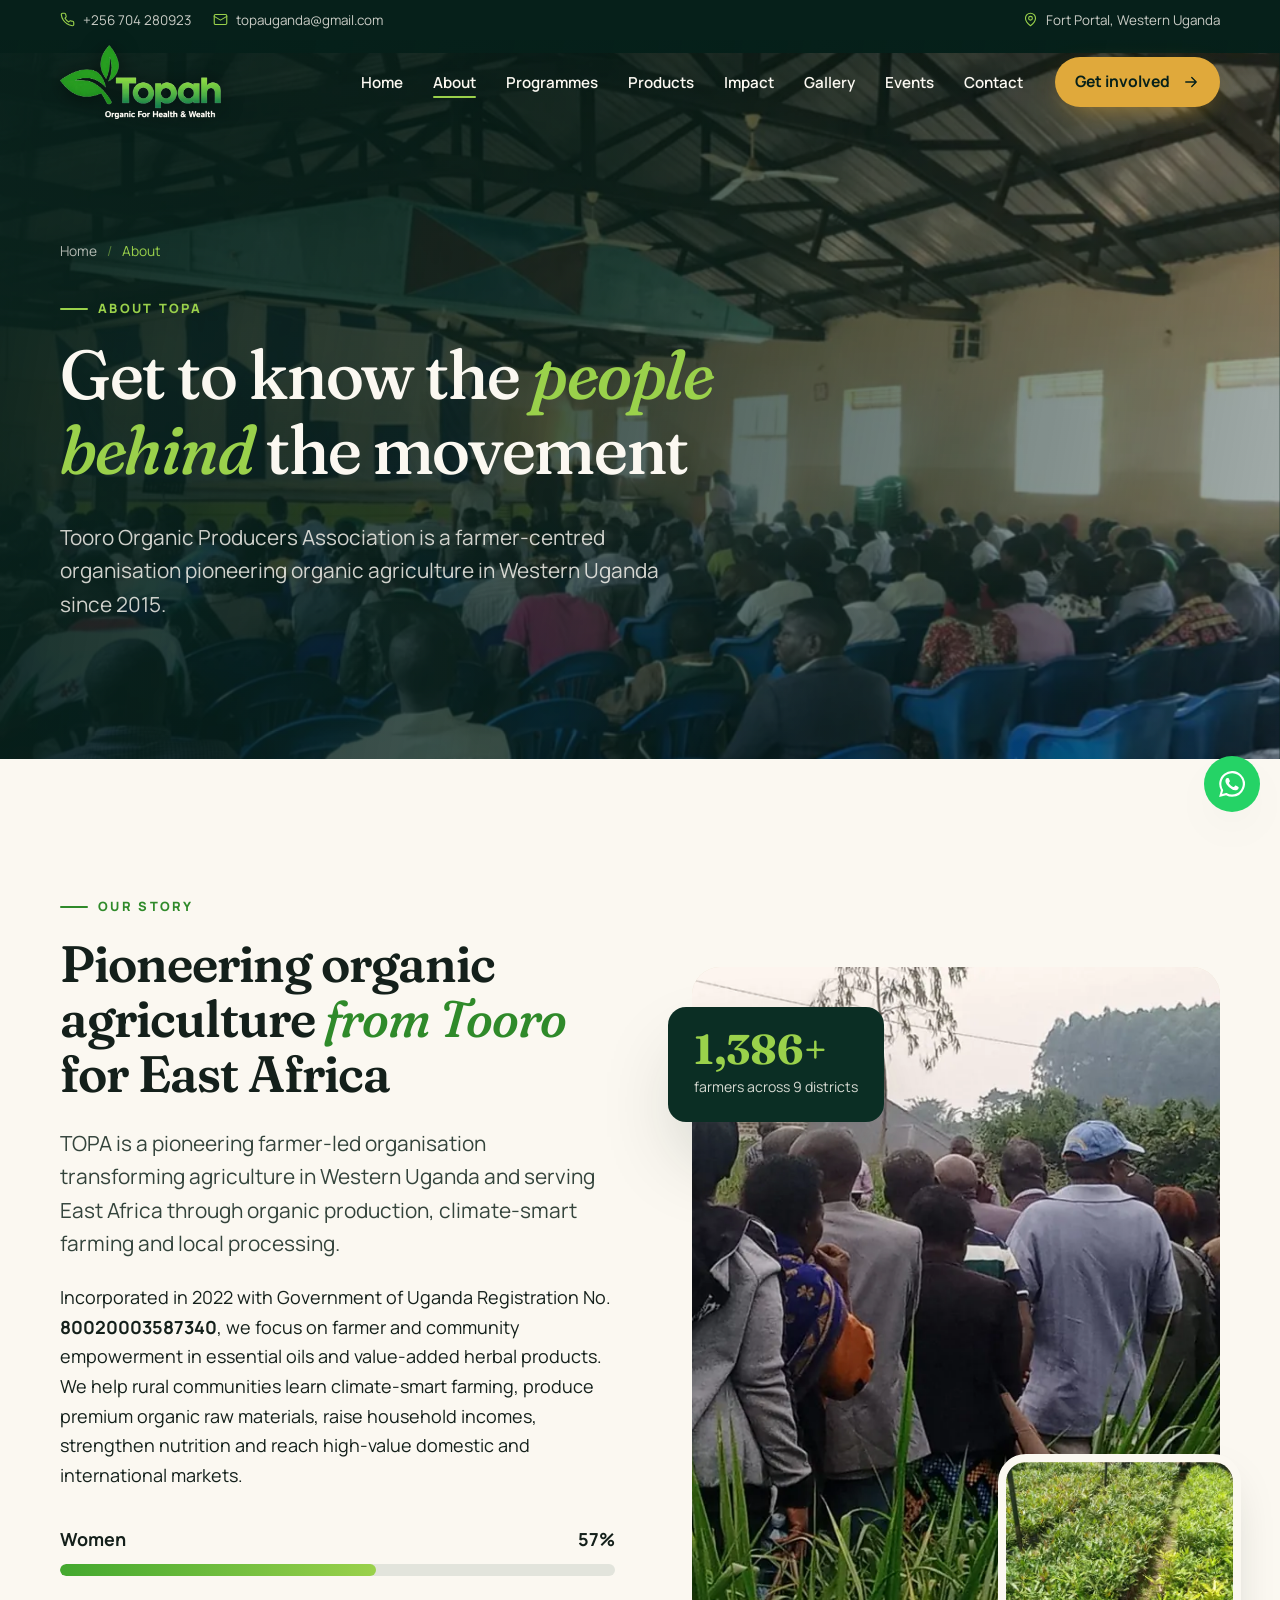
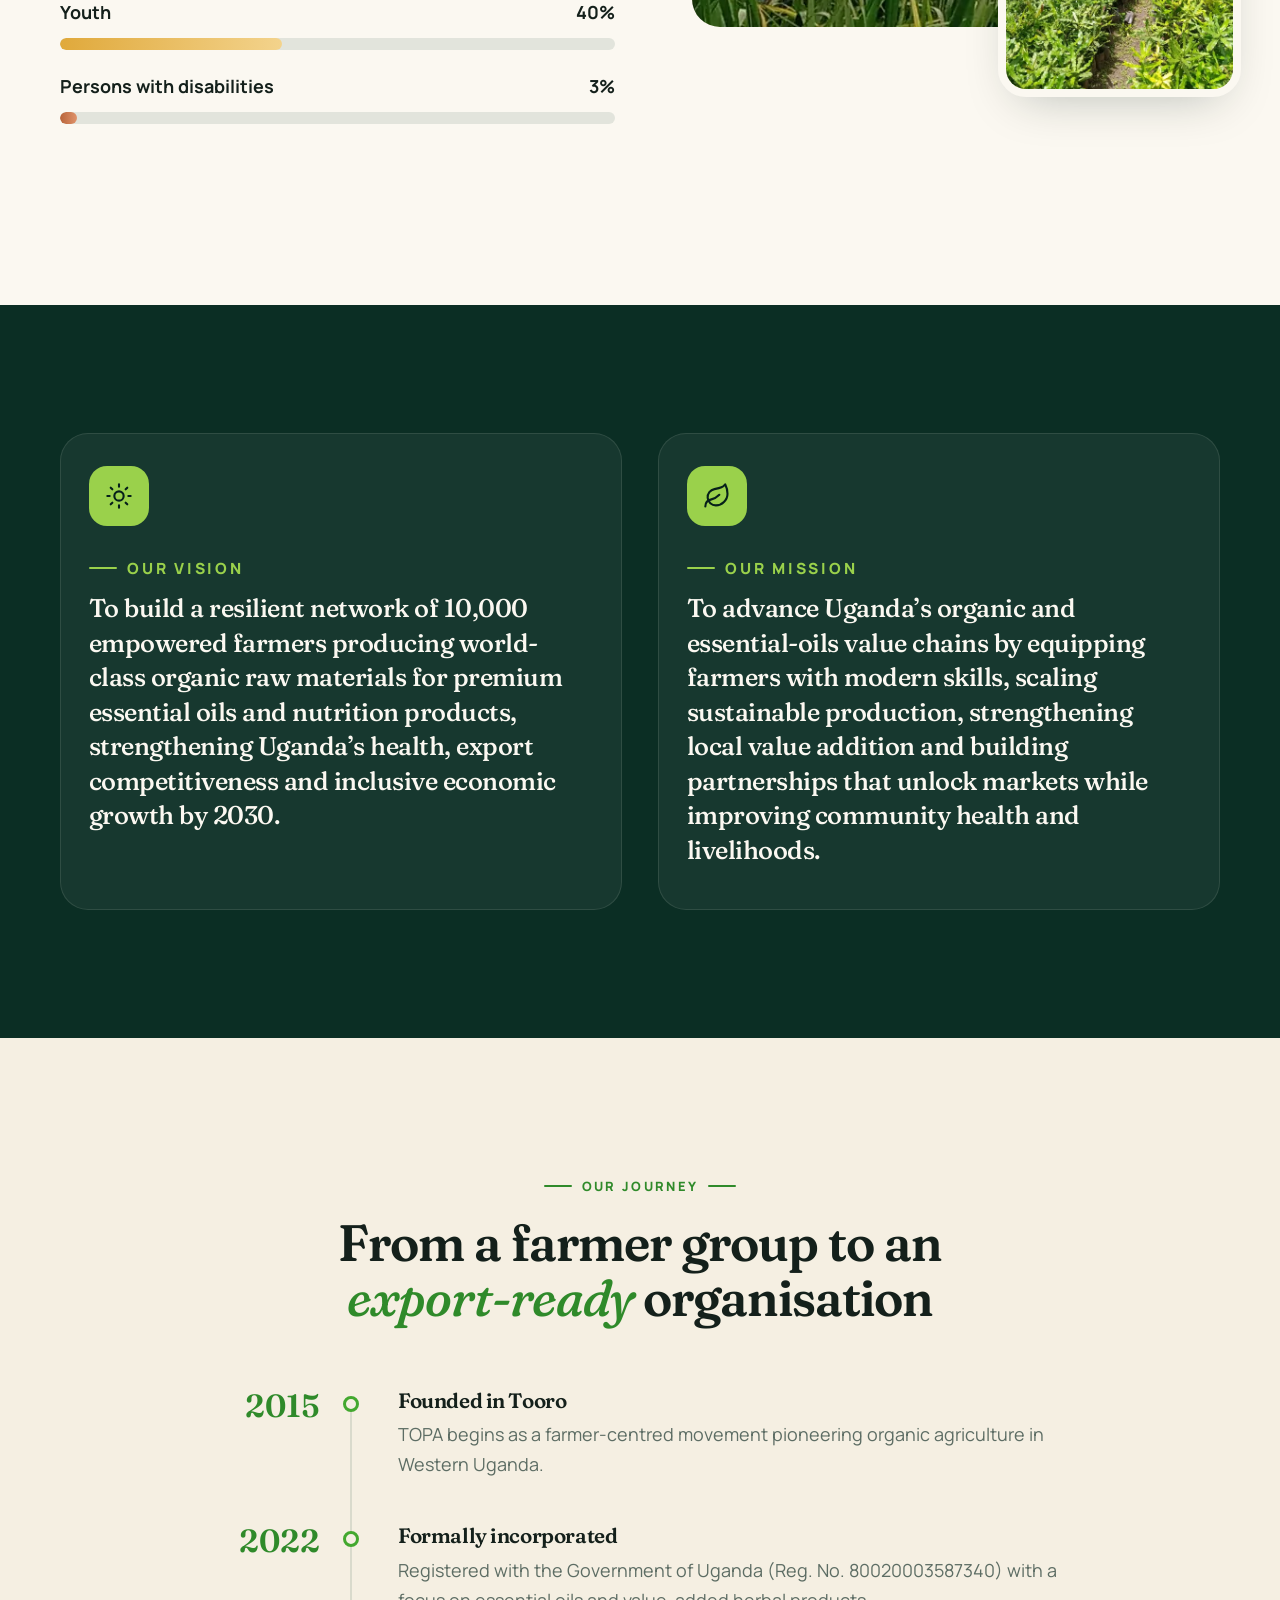
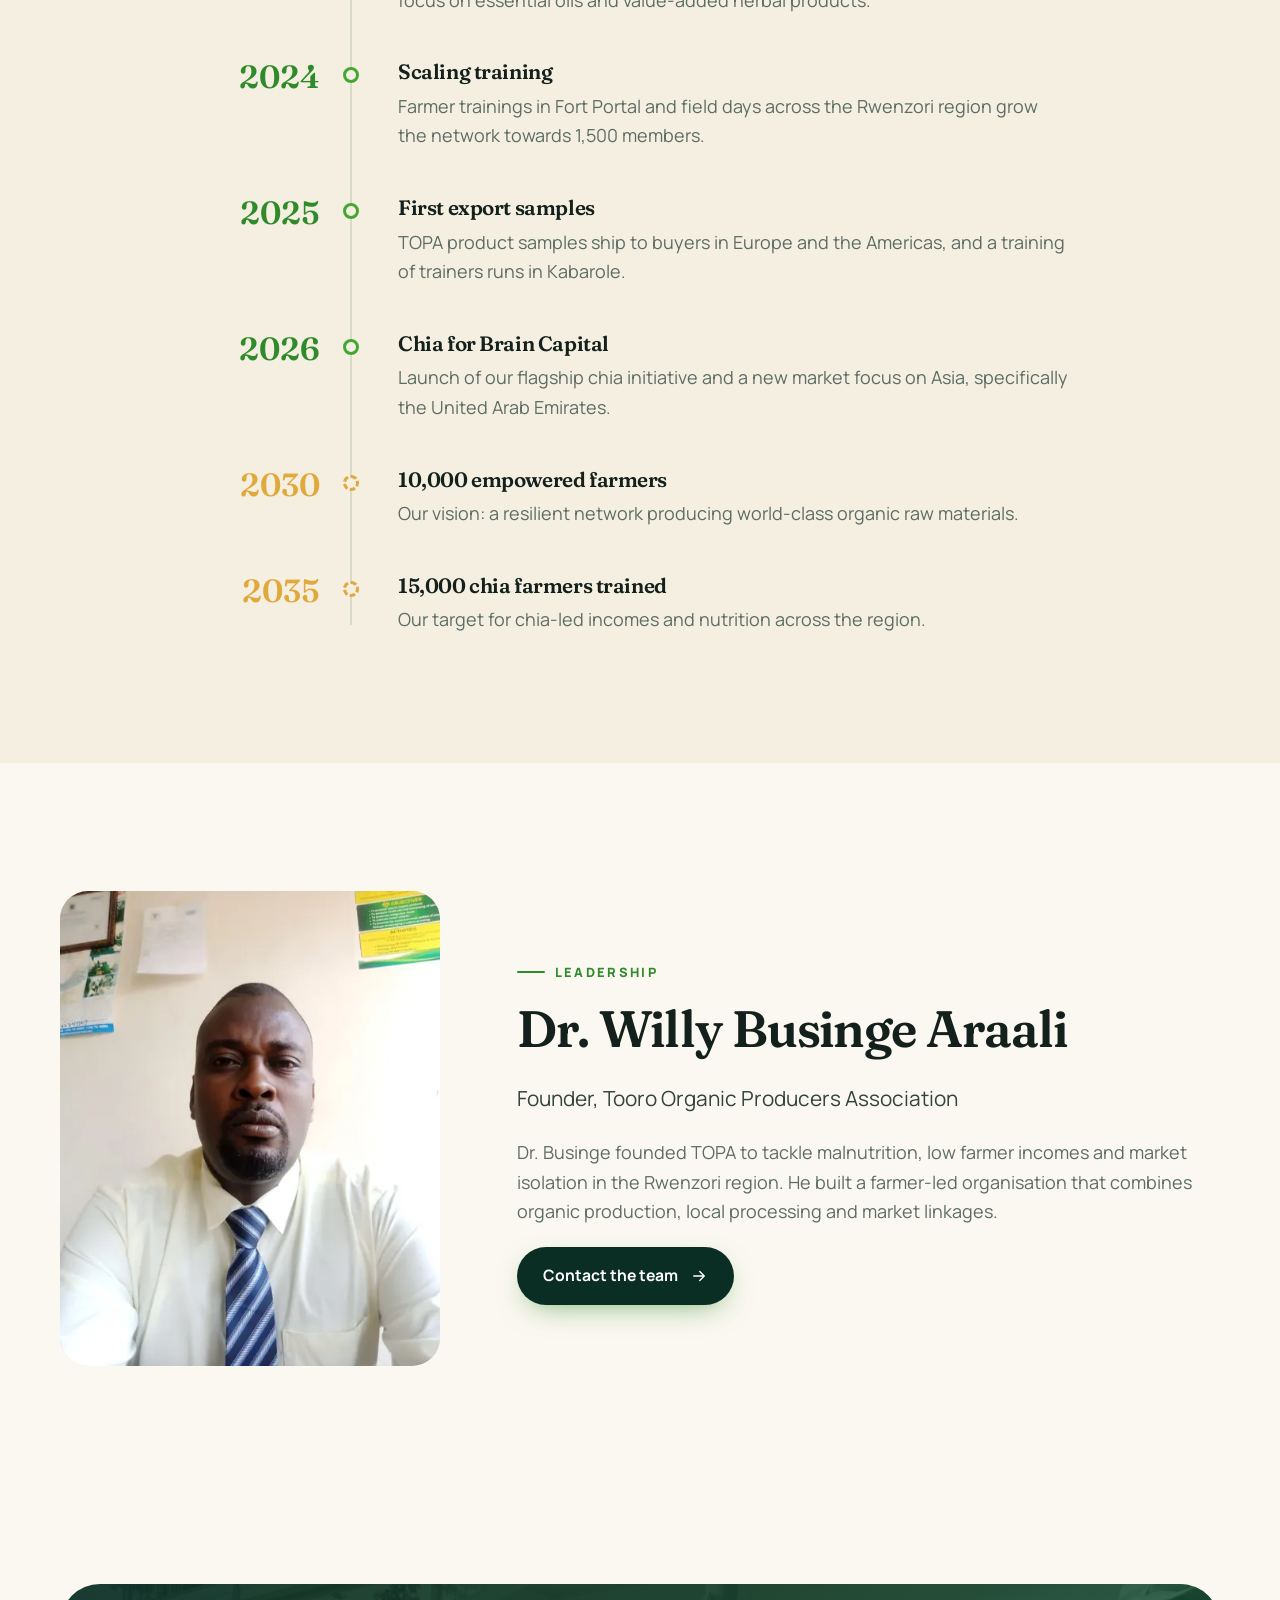
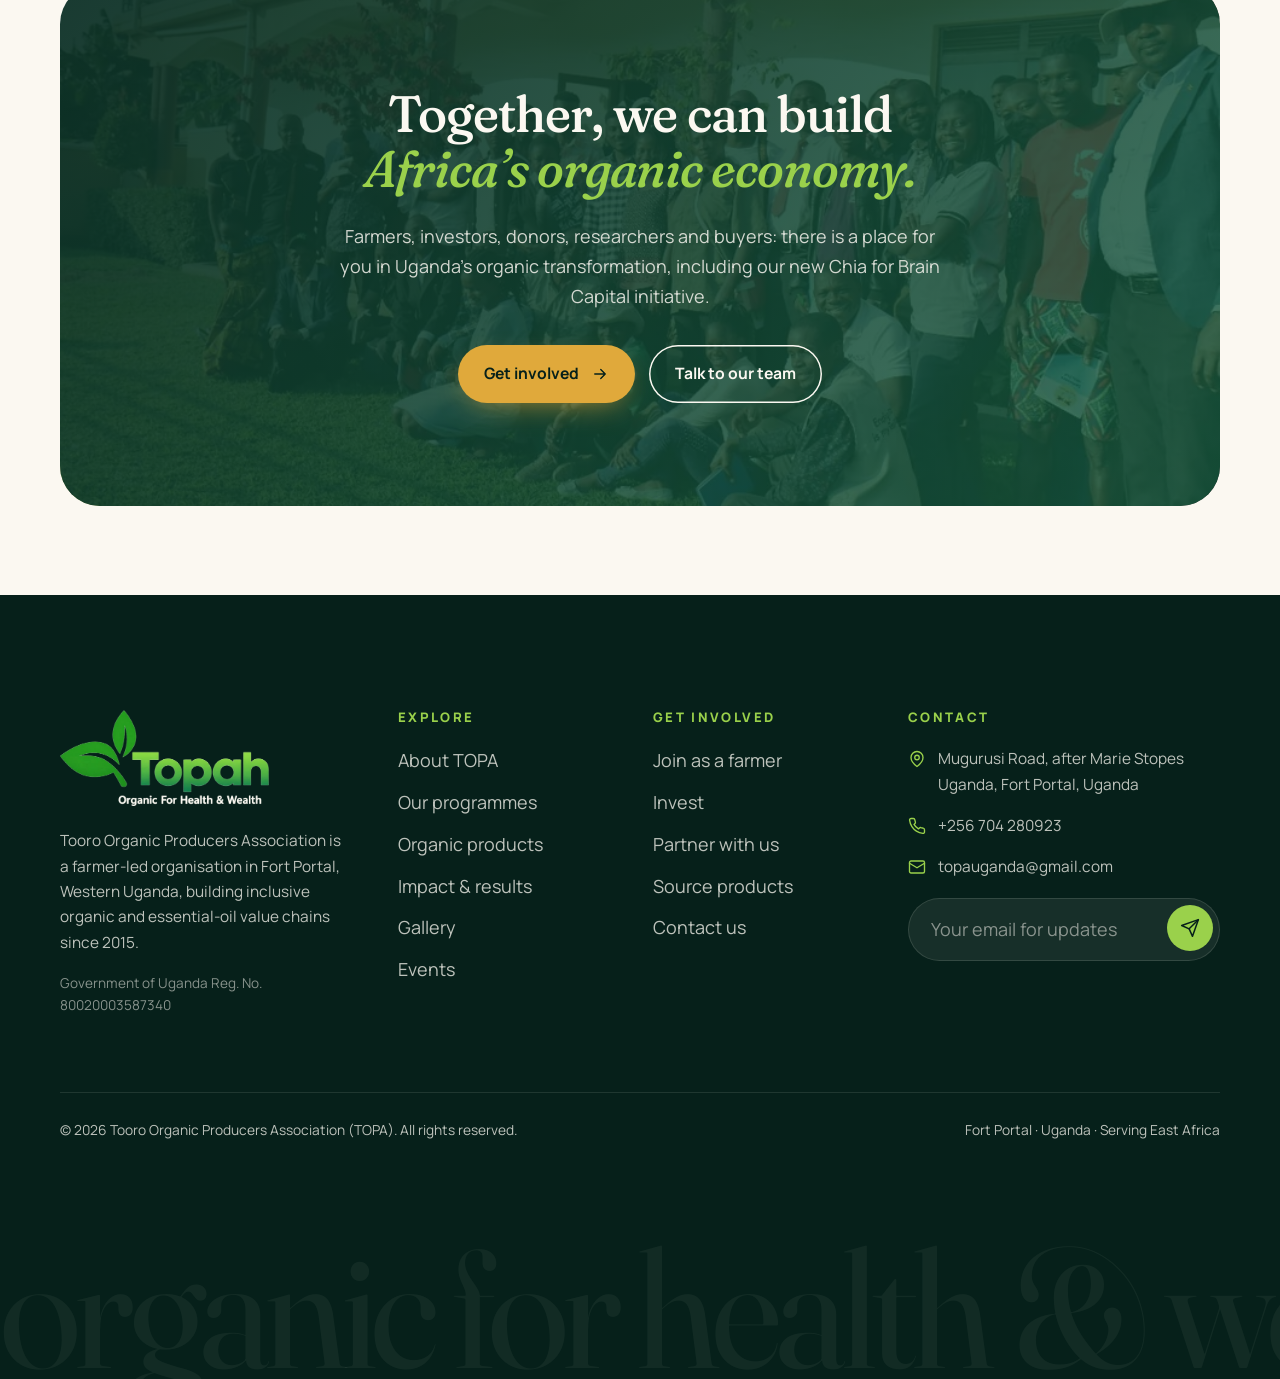
<file: about.html>
<!doctype html>
<html lang="en" class="no-js">
<head>
<meta charset="utf-8">
<meta name="viewport" content="width=device-width, initial-scale=1, viewport-fit=cover">
<title>About TOPA | Tooro Organic Producers Association, Fort Portal Uganda</title>
<meta name="description" content="Founded in 2015 and incorporated in 2022, TOPA is a farmer-led organic organisation in Fort Portal with 1,500+ farmers (57% women, 40% youth). Read our story, vision and mission.">
<link rel="canonical" href="https://topaorganicuganda.org/about.html">
<meta name="robots" content="index, follow, max-image-preview:large">
<meta name="theme-color" content="#0b2e24">
<meta name="author" content="Tooro Organic Producers Association">
<meta name="geo.region" content="UG-W">
<meta name="geo.placename" content="Fort Portal">
<meta property="og:type" content="website">
<meta property="og:site_name" content="TOPA Uganda">
<meta property="og:locale" content="en_UG">
<meta property="og:title" content="About TOPA | Tooro Organic Producers Association, Fort Portal Uganda">
<meta property="og:description" content="Founded in 2015 and incorporated in 2022, TOPA is a farmer-led organic organisation in Fort Portal with 1,500+ farmers (57% women, 40% youth). Read our story, vision and mission.">
<meta property="og:url" content="https://topaorganicuganda.org/about.html">
<meta property="og:image" content="https://topaorganicuganda.org/assets/img/farmers-assembly-training.jpg">
<meta property="og:image:alt" content="About TOPA | Tooro Organic Producers Association, Fort Portal Uganda">
<meta name="twitter:card" content="summary_large_image">
<meta name="twitter:title" content="About TOPA | Tooro Organic Producers Association, Fort Portal Uganda">
<meta name="twitter:description" content="Founded in 2015 and incorporated in 2022, TOPA is a farmer-led organic organisation in Fort Portal with 1,500+ farmers (57% women, 40% youth). Read our story, vision and mission.">
<meta name="twitter:image" content="https://topaorganicuganda.org/assets/img/farmers-assembly-training.jpg">
<link rel="icon" href="assets/img/icon-32.png" sizes="32x32" type="image/png">
<link rel="apple-touch-icon" href="assets/img/icon-180.png">
<link rel="manifest" href="site.webmanifest">
<link rel="preconnect" href="https://fonts.googleapis.com">
<link rel="preconnect" href="https://fonts.gstatic.com" crossorigin>
<link rel="stylesheet" href="https://fonts.googleapis.com/css2?family=Fraunces:ital,opsz,wght@0,9..144,400..700;1,9..144,400..600&family=Manrope:wght@400..800&display=swap">

<link rel="stylesheet" href="assets/css/style.css?v=2026-11-25">
<script type="application/ld+json">{"@context":"https://schema.org","@graph":[{"@type":"NGO","@id":"https://topaorganicuganda.org/#organization","name":"Tooro Organic Producers Association","alternateName":["TOPA","TOPA Uganda","Topa Organic Uganda"],"url":"https://topaorganicuganda.org/","logo":"https://topaorganicuganda.org/assets/img/icon-512.png","image":"https://topaorganicuganda.org/assets/img/og-image.jpg","description":"Farmer-led organisation in Western Uganda advancing organic production, climate-smart agriculture, essential oils and value-added herbal and nutrition products.","slogan":"Organic for Health & Wealth","foundingDate":"2015","founder":{"@type":"Person","name":"Dr. Willy Businge Araali"},"email":"topauganda@gmail.com","telephone":"+256704280923","address":{"@type":"PostalAddress","streetAddress":"Mugurusi Road (after Marie Stopes Uganda)","addressLocality":"Fort Portal","addressRegion":"Western Region","addressCountry":"UG"},"areaServed":[{"@type":"Country","name":"Uganda"},{"@type":"Place","name":"East Africa"}],"identifier":{"@type":"PropertyValue","name":"Uganda Registration Number","value":"80020003587340"},"knowsAbout":["Organic farming","Climate-smart agriculture","Essential oils","Chia seeds","Value addition","Community nutrition"],"contactPoint":{"@type":"ContactPoint","telephone":"+256704280923","email":"topauganda@gmail.com","contactType":"customer support","areaServed":"UG","availableLanguage":["English","Rutooro"]}},{"@type":"WebSite","@id":"https://topaorganicuganda.org/#website","url":"https://topaorganicuganda.org/","name":"TOPA Uganda","publisher":{"@id":"https://topaorganicuganda.org/#organization"},"inLanguage":"en"},{"@type":"WebPage","@id":"https://topaorganicuganda.org/about.html#webpage","url":"https://topaorganicuganda.org/about.html","name":"About TOPA | Tooro Organic Producers Association, Fort Portal Uganda","description":"Founded in 2015 and incorporated in 2022, TOPA is a farmer-led organic organisation in Fort Portal with 1,500+ farmers (57% women, 40% youth). Read our story, vision and mission.","isPartOf":{"@id":"https://topaorganicuganda.org/#website"},"about":{"@id":"https://topaorganicuganda.org/#organization"},"primaryImageOfPage":"https://topaorganicuganda.org/assets/img/farmers-assembly-training.jpg","dateModified":"2026-11-25"},{"@type":"BreadcrumbList","itemListElement":[{"@type":"ListItem","position":1,"name":"Home","item":"https://topaorganicuganda.org/"},{"@type":"ListItem","position":2,"name":"About","item":"https://topaorganicuganda.org/about.html"}]}]}</script>
</head>
<body>
<a class="skip-link" href="#main">Skip to content</a>

<div class="scroll-bar" aria-hidden="true"></div>

<div class="topbar">
  <div class="container">
    <div class="topbar__left">
      <a href="tel:+256704280923"><svg viewBox="0 0 24 24" fill="none" stroke="currentColor" stroke-width="1.8" stroke-linecap="round" stroke-linejoin="round" aria-hidden="true"><path d="M22 16.9v3a2 2 0 0 1-2.2 2 19.8 19.8 0 0 1-8.6-3.1 19.5 19.5 0 0 1-6-6A19.8 19.8 0 0 1 2.1 4.2 2 2 0 0 1 4.1 2h3a2 2 0 0 1 2 1.7c.1 1 .4 1.9.7 2.8a2 2 0 0 1-.5 2.1L8 9.9a16 16 0 0 0 6 6l1.3-1.3a2 2 0 0 1 2.1-.4c.9.3 1.8.6 2.8.7a2 2 0 0 1 1.7 2z"/></svg><span>+256 704 280923</span></a>
      <a href="mailto:topauganda@gmail.com"><svg viewBox="0 0 24 24" fill="none" stroke="currentColor" stroke-width="1.8" stroke-linecap="round" stroke-linejoin="round" aria-hidden="true"><rect x="2" y="4" width="20" height="16" rx="2"/><path d="m22 7-10 6L2 7"/></svg><span>topauganda@gmail.com</span></a>
    </div>
    <div class="topbar__right">
      <span style="display:inline-flex;gap:8px;align-items:center"><svg viewBox="0 0 24 24" fill="none" stroke="currentColor" stroke-width="1.8" stroke-linecap="round" stroke-linejoin="round" aria-hidden="true"><path d="M20 10c0 6-8 12-8 12S4 16 4 10a8 8 0 0 1 16 0z"/><circle cx="12" cy="10" r="3"/></svg>Fort Portal, Western Uganda</span>
    </div>
  </div>
</div>
<header class="header header--overlay" id="top">
  <div class="container header__inner">
    <a href="index.html" class="logo"><img class="logo__img logo__img--dark" src="assets/img/brand/logo-topah.png" alt="Topah: Organic For Health &amp; Wealth (Tooro Organic Producers Association) home" width="560" height="257"><img class="logo__img logo__img--light" src="assets/img/brand/logo-topah-light.png" alt="" width="560" height="257"></a>
    <button class="menu-toggle" aria-label="Open menu" aria-expanded="false" aria-controls="site-nav"><span></span><span></span><span></span></button>
    <nav class="nav" id="site-nav" aria-label="Main">
      <ul class="nav__list"><li><a class="nav__link" href="index.html">Home</a></li><li><a class="nav__link" href="about.html" aria-current="page">About</a></li><li><a class="nav__link" href="programmes.html">Programmes</a></li><li><a class="nav__link" href="products.html">Products</a></li><li><a class="nav__link" href="impact.html">Impact</a></li><li><a class="nav__link" href="gallery.html">Gallery</a></li><li><a class="nav__link" href="events.html">Events</a></li><li><a class="nav__link" href="contact.html">Contact</a></li></ul>
      <a class="btn btn--gold nav__cta" href="get-involved.html">Get involved <svg viewBox="0 0 24 24" fill="none" stroke="currentColor" stroke-width="1.8" stroke-linecap="round" stroke-linejoin="round" aria-hidden="true"><path d="M5 12h14M13 6l6 6-6 6"/></svg></a>
    </nav>
  </div>
</header>
<main id="main">

<section class="page-hero">
  <div class="page-hero__bg"><img src="assets/img/farmers-assembly-training-960.webp" srcset="assets/img/farmers-assembly-training-480.webp 480w, assets/img/farmers-assembly-training-960.webp 960w" sizes="100vw" alt="Farmers gathered at a TOPA assembly" width="960" height="718" decoding="async" fetchpriority="high" data-parallax="0.25"></div>
  <div class="container">
    <nav aria-label="Breadcrumb"><ol class="breadcrumb fade-up-load"><li><a href="index.html">Home</a></li><li aria-current="page">About</li></ol></nav>
    <p class="eyebrow fade-up-load d1" style="color:var(--lime-400)">About TOPA</p>
    <h1><span class="split-line"><span>Get to know the <em class="accent">people behind</em> the movement</span></span></h1>
    <p class="lead fade-up-load d2">Tooro Organic Producers Association is a farmer-centred organisation pioneering organic agriculture in Western Uganda since 2015.</p>
  </div>
</section>
<section class="section">
  <div class="container split">
    <div>
      <p class="eyebrow reveal">Our story</p>
      <h2 class="reveal">Pioneering organic agriculture <span class="accent">from Tooro</span> for East Africa</h2>
      <p class="lead reveal">TOPA is a pioneering farmer-led organisation transforming agriculture in Western Uganda and serving East Africa through organic production, climate-smart farming and local processing.</p>
      <p class="reveal">Incorporated in 2022 with Government of Uganda Registration No. <strong>80020003587340</strong>, we focus on farmer and community empowerment in essential oils and value-added herbal products. We help rural communities learn climate-smart farming, produce premium organic raw materials, raise household incomes, strengthen nutrition and reach high-value domestic and international markets.</p>
      <div class="bars reveal" style="margin-top:34px">
        <div><div class="bar__label"><span>Women</span><span>57%</span></div><div class="bar__track"><div class="bar__fill" style="--w:57%"></div></div></div>
        <div><div class="bar__label"><span>Youth</span><span>40%</span></div><div class="bar__track"><div class="bar__fill bar__fill--gold" style="--w:40%"></div></div></div>
        <div><div class="bar__label"><span>Persons with disabilities</span><span>3%</span></div><div class="bar__track"><div class="bar__fill bar__fill--clay" style="--w:3%"></div></div></div>
      </div>
      <p class="muted reveal" style="font-size:.9rem;margin-top:14px">Membership profile of our 1,500-farmer network across 9 districts.</p>
    </div>
    <div class="media-stack reveal reveal--right">
      <div class="media media--tall clip-reveal"><img src="assets/img/farmers-field-day-rwenzori-960.webp" srcset="assets/img/farmers-field-day-rwenzori-480.webp 480w, assets/img/farmers-field-day-rwenzori-960.webp 960w" sizes="(max-width: 960px) 100vw, 50vw" alt="Farmers attending a TOPA field day" width="960" height="720" decoding="async" loading="lazy"></div>
      <div class="media media--small clip-reveal" style="--d:.3s"><img src="assets/img/herb-seedlings-rows-480.webp" srcset="assets/img/herb-seedlings-rows-480.webp 480w" sizes="25vw" alt="Herb seedlings in nursery rows" width="480" height="640" decoding="async" loading="lazy"></div>
      <div class="float-card"><strong data-count="1500" data-suffix="+">1,500+</strong><span>farmers across 9 districts</span></div>
    </div>
  </div>
</section>

<section class="section section--dark">
  <div class="container">
    <div class="grid grid-2">
      <div class="card reveal">
        <div class="card__icon"><svg viewBox="0 0 24 24" fill="none" stroke="currentColor" stroke-width="1.8" stroke-linecap="round" stroke-linejoin="round" aria-hidden="true"><circle cx="12" cy="12" r="4"/><path d="M12 2v2M12 20v2M4.9 4.9l1.4 1.4M17.7 17.7l1.4 1.4M2 12h2M20 12h2M6.3 17.7l-1.4 1.4M19.1 4.9l-1.4 1.4"/></svg></div>
        <p class="eyebrow" style="margin-bottom:10px">Our vision</p>
        <h3 style="font-size:1.6rem;font-weight:500;line-height:1.35">To build a resilient network of 10,000 empowered farmers producing world-class organic raw materials for premium essential oils and nutrition products, strengthening Uganda’s health, export competitiveness and inclusive economic growth by 2030.</h3>
      </div>
      <div class="card reveal" style="--d:.15s">
        <div class="card__icon"><svg viewBox="0 0 24 24" fill="none" stroke="currentColor" stroke-width="1.8" stroke-linecap="round" stroke-linejoin="round" aria-hidden="true"><path d="M11 20A7 7 0 0 1 9.8 6.1C15.5 5 17 4.5 19 2c1 2 2 4.2 2 8 0 5.5-4.8 10-10 10z"/><path d="M2 21c0-3 1.9-5.4 5.2-6.1 2.4-.5 4.9-2 6.8-3.9"/></svg></div>
        <p class="eyebrow" style="margin-bottom:10px">Our mission</p>
        <h3 style="font-size:1.6rem;font-weight:500;line-height:1.35">To advance Uganda’s organic and essential-oils value chains by equipping farmers with modern skills, scaling sustainable production, strengthening local value addition and building partnerships that unlock markets while improving community health and livelihoods.</h3>
      </div>
    </div>
  </div>
</section>

<section class="section section--cream">
  <div class="container">
    <div class="section-head center">
      <p class="eyebrow reveal">Our journey</p>
      <h2 class="reveal">From a farmer group to an <span class="accent">export-ready</span> organisation</h2>
    </div>
    <div class="timeline" style="max-width:860px;margin-inline:auto">
      <div class="timeline__progress"></div>
      <div class="tl-item reveal"><div class="tl-year">2015</div><div><h3>Founded in Tooro</h3><p>TOPA begins as a farmer-centred movement pioneering organic agriculture in Western Uganda.</p></div></div>
      <div class="tl-item reveal"><div class="tl-year">2022</div><div><h3>Formally incorporated</h3><p>Registered with the Government of Uganda (Reg. No. 80020003587340) with a focus on essential oils and value-added herbal products.</p></div></div>
      <div class="tl-item reveal"><div class="tl-year">2024</div><div><h3>Scaling training</h3><p>Farmer trainings in Fort Portal and field days across the Rwenzori region grow the network towards 1,500 members.</p></div></div>
      <div class="tl-item reveal"><div class="tl-year">2025</div><div><h3>First export samples</h3><p>TOPA product samples ship to buyers in Europe and the Americas, and a training of trainers runs in Kabarole.</p></div></div>
      <div class="tl-item reveal"><div class="tl-year">2026</div><div><h3>Chia for Brain Capital</h3><p>Launch of our flagship chia initiative and a new market focus on Asia, specifically the United Arab Emirates.</p></div></div>
      <div class="tl-item tl-item--future reveal"><div class="tl-year">2030</div><div><h3>10,000 empowered farmers</h3><p>Our vision: a resilient network producing world-class organic raw materials.</p></div></div>
      <div class="tl-item tl-item--future reveal"><div class="tl-year">2035</div><div><h3>15,000 chia farmers trained</h3><p>Our target for chia-led incomes and nutrition across the region.</p></div></div>
    </div>
  </div>
</section>

<section class="section">
  <div class="container quote-block">
    <div class="media clip-reveal"><img src="assets/img/dr-willy-businge-araali-founder-480.webp" srcset="assets/img/dr-willy-businge-araali-founder-480.webp 480w" sizes="380px" alt="Portrait of Dr. Willy Businge Araali, founder of TOPA" width="480" height="640" decoding="async" loading="lazy"></div>
    <div class="reveal">
      <p class="eyebrow">Leadership</p>
      <h2>Dr. Willy Businge Araali</h2>
      <p class="lead">Founder, Tooro Organic Producers Association</p>
      <p class="muted">Dr. Businge founded TOPA to tackle malnutrition, low farmer incomes and market isolation in the Rwenzori region. He built a farmer-led organisation that combines organic production, local processing and market linkages.</p>
      <div class="btn-row"><a class="btn btn--dark" href="contact.html">Contact the team <svg viewBox="0 0 24 24" fill="none" stroke="currentColor" stroke-width="1.8" stroke-linecap="round" stroke-linejoin="round" aria-hidden="true"><path d="M5 12h14M13 6l6 6-6 6"/></svg></a></div>
    </div>
  </div>
</section>

<section class="section--tight">
  <div class="container">
    <div class="cta reveal reveal--scale">
      <img src="assets/img/training-of-trainers-group-photo-960.webp" srcset="assets/img/training-of-trainers-group-photo-480.webp 480w, assets/img/training-of-trainers-group-photo-960.webp 960w" sizes="(max-width: 1240px) 100vw, 1240px" alt="" width="960" height="640" decoding="async" loading="lazy">
      <h2>Together, we can build <em class="accent">Africa’s organic economy.</em></h2>
      <p>Farmers, investors, donors, researchers and buyers: there is a place for you in Uganda’s organic transformation, including our new Chia for Brain Capital initiative.</p>
      <div class="btn-row">
        <a class="btn btn--gold" href="get-involved.html">Get involved <svg viewBox="0 0 24 24" fill="none" stroke="currentColor" stroke-width="1.8" stroke-linecap="round" stroke-linejoin="round" aria-hidden="true"><path d="M5 12h14M13 6l6 6-6 6"/></svg></a>
        <a class="btn btn--ghost" href="contact.html">Talk to our team</a>
      </div>
    </div>
  </div>
</section>
</main>

<footer class="footer">
  <div class="container">
    <div class="footer__grid">
      <div>
        <a href="index.html" class="logo logo--light"><img class="logo__img logo__img--light" src="assets/img/brand/logo-topah-light.png" alt="Topah: Organic For Health &amp; Wealth (Tooro Organic Producers Association) home" width="560" height="257"></a>
        <p class="footer__about">Tooro Organic Producers Association is a farmer-led organisation in Fort Portal, Western Uganda, building inclusive organic and essential-oil value chains since 2015.</p>
        <p style="font-size:.85rem;opacity:.7">Government of Uganda Reg. No. 80020003587340</p>
      </div>
      <div>
        <h2>Explore</h2>
        <ul class="footer__links">
          <li><a href="about.html">About TOPA</a></li>
          <li><a href="programmes.html">Our programmes</a></li>
          <li><a href="products.html">Organic products</a></li>
          <li><a href="impact.html">Impact &amp; results</a></li>
          <li><a href="gallery.html">Gallery</a></li>
          <li><a href="events.html">Events</a></li>
        </ul>
      </div>
      <div>
        <h2>Get involved</h2>
        <ul class="footer__links">
          <li><a href="get-involved.html#farmers">Join as a farmer</a></li>
          <li><a href="get-involved.html#investors">Invest</a></li>
          <li><a href="get-involved.html#partners">Partner with us</a></li>
          <li><a href="get-involved.html#buyers">Source products</a></li>
          <li><a href="contact.html">Contact us</a></li>
        </ul>
      </div>
      <div>
        <h2>Contact</h2>
        <ul class="footer__contact">
          <li><svg viewBox="0 0 24 24" fill="none" stroke="currentColor" stroke-width="1.8" stroke-linecap="round" stroke-linejoin="round" aria-hidden="true"><path d="M20 10c0 6-8 12-8 12S4 16 4 10a8 8 0 0 1 16 0z"/><circle cx="12" cy="10" r="3"/></svg><span>Mugurusi Road, after Marie Stopes Uganda, Fort Portal, Uganda</span></li>
          <li><svg viewBox="0 0 24 24" fill="none" stroke="currentColor" stroke-width="1.8" stroke-linecap="round" stroke-linejoin="round" aria-hidden="true"><path d="M22 16.9v3a2 2 0 0 1-2.2 2 19.8 19.8 0 0 1-8.6-3.1 19.5 19.5 0 0 1-6-6A19.8 19.8 0 0 1 2.1 4.2 2 2 0 0 1 4.1 2h3a2 2 0 0 1 2 1.7c.1 1 .4 1.9.7 2.8a2 2 0 0 1-.5 2.1L8 9.9a16 16 0 0 0 6 6l1.3-1.3a2 2 0 0 1 2.1-.4c.9.3 1.8.6 2.8.7a2 2 0 0 1 1.7 2z"/></svg><a href="tel:+256704280923">+256 704 280923</a></li>
          <li><svg viewBox="0 0 24 24" fill="none" stroke="currentColor" stroke-width="1.8" stroke-linecap="round" stroke-linejoin="round" aria-hidden="true"><rect x="2" y="4" width="20" height="16" rx="2"/><path d="m22 7-10 6L2 7"/></svg><a href="mailto:topauganda@gmail.com">topauganda@gmail.com</a></li>
        </ul>
        <form class="newsletter" action="contact.php" method="post" data-ajax>
          <input type="hidden" name="form" value="newsletter">
          <input type="hidden" name="subject" value="Newsletter sign-up">
          <label class="sr-only" for="nl-root">Email address</label>
          <input id="nl-root" type="email" name="email" placeholder="Your email for updates" required autocomplete="email">
          <input class="hp" type="text" name="website" tabindex="-1" autocomplete="off" aria-hidden="true">
          <button type="submit" aria-label="Subscribe"><svg viewBox="0 0 24 24" fill="none" stroke="currentColor" stroke-width="1.8" stroke-linecap="round" stroke-linejoin="round" aria-hidden="true"><path d="m22 2-7 20-4-9-9-4z"/><path d="M22 2 11 13"/></svg></button>
          <p class="form-status sr-only" role="status"></p>
        </form>
      </div>
    </div>
    <div class="footer__bottom">
      <span>© <span data-year>2026</span> Tooro Organic Producers Association (TOPA). All rights reserved.</span>
      <span>Fort Portal · Uganda · Serving East Africa</span>
    </div>
  </div>
  <div class="footer__big" aria-hidden="true">organic for health &amp; wealth</div>
</footer>
<div class="fab">
  <a class="fab__wa" href="https://wa.me/256704280923?text=Hello%20TOPA%2C%20I%27d%20like%20to%20know%20more" target="_blank" rel="noopener" aria-label="Chat with TOPA on WhatsApp"><svg viewBox="0 0 24 24" fill="currentColor" aria-hidden="true"><path d="M17.5 14.4c-.3-.1-1.8-.9-2-1-.3-.1-.5-.1-.7.1-.2.3-.8 1-.9 1.2-.2.2-.3.2-.6.1a8.2 8.2 0 0 1-2.4-1.5 9 9 0 0 1-1.7-2.1c-.2-.3 0-.5.1-.6l.4-.5.3-.5v-.5l-1-2.2c-.2-.6-.5-.5-.7-.5h-.6a1.1 1.1 0 0 0-.8.4 3.4 3.4 0 0 0-1 2.5 5.9 5.9 0 0 0 1.2 3.1 13.4 13.4 0 0 0 5.2 4.6c.7.3 1.3.5 1.7.6a4.2 4.2 0 0 0 1.9.1 3.1 3.1 0 0 0 2-1.4 2.5 2.5 0 0 0 .2-1.4c-.1-.1-.3-.2-.6-.3zM12 21.8a9.9 9.9 0 0 1-5-1.4l-.4-.2-3.7 1 1-3.6-.2-.4A9.9 9.9 0 1 1 12 21.8zm8.4-18.3A11.8 11.8 0 0 0 1.8 17.7L.1 24l6.4-1.7a11.8 11.8 0 0 0 5.6 1.4A11.8 11.8 0 0 0 20.4 3.5z"/></svg></a>
  <button class="fab__top" aria-label="Back to top"><svg class="progress-ring" viewBox="0 0 56 56" aria-hidden="true"><circle cx="28" cy="28" r="26"/></svg><svg viewBox="0 0 24 24" fill="none" stroke="currentColor" stroke-width="1.8" stroke-linecap="round" stroke-linejoin="round" aria-hidden="true"><path d="M12 19V5M5 12l7-7 7 7"/></svg></button>
</div>
<script src="assets/js/main.js?v=2026-11-25" defer></script>
</body>
</html>
</file>
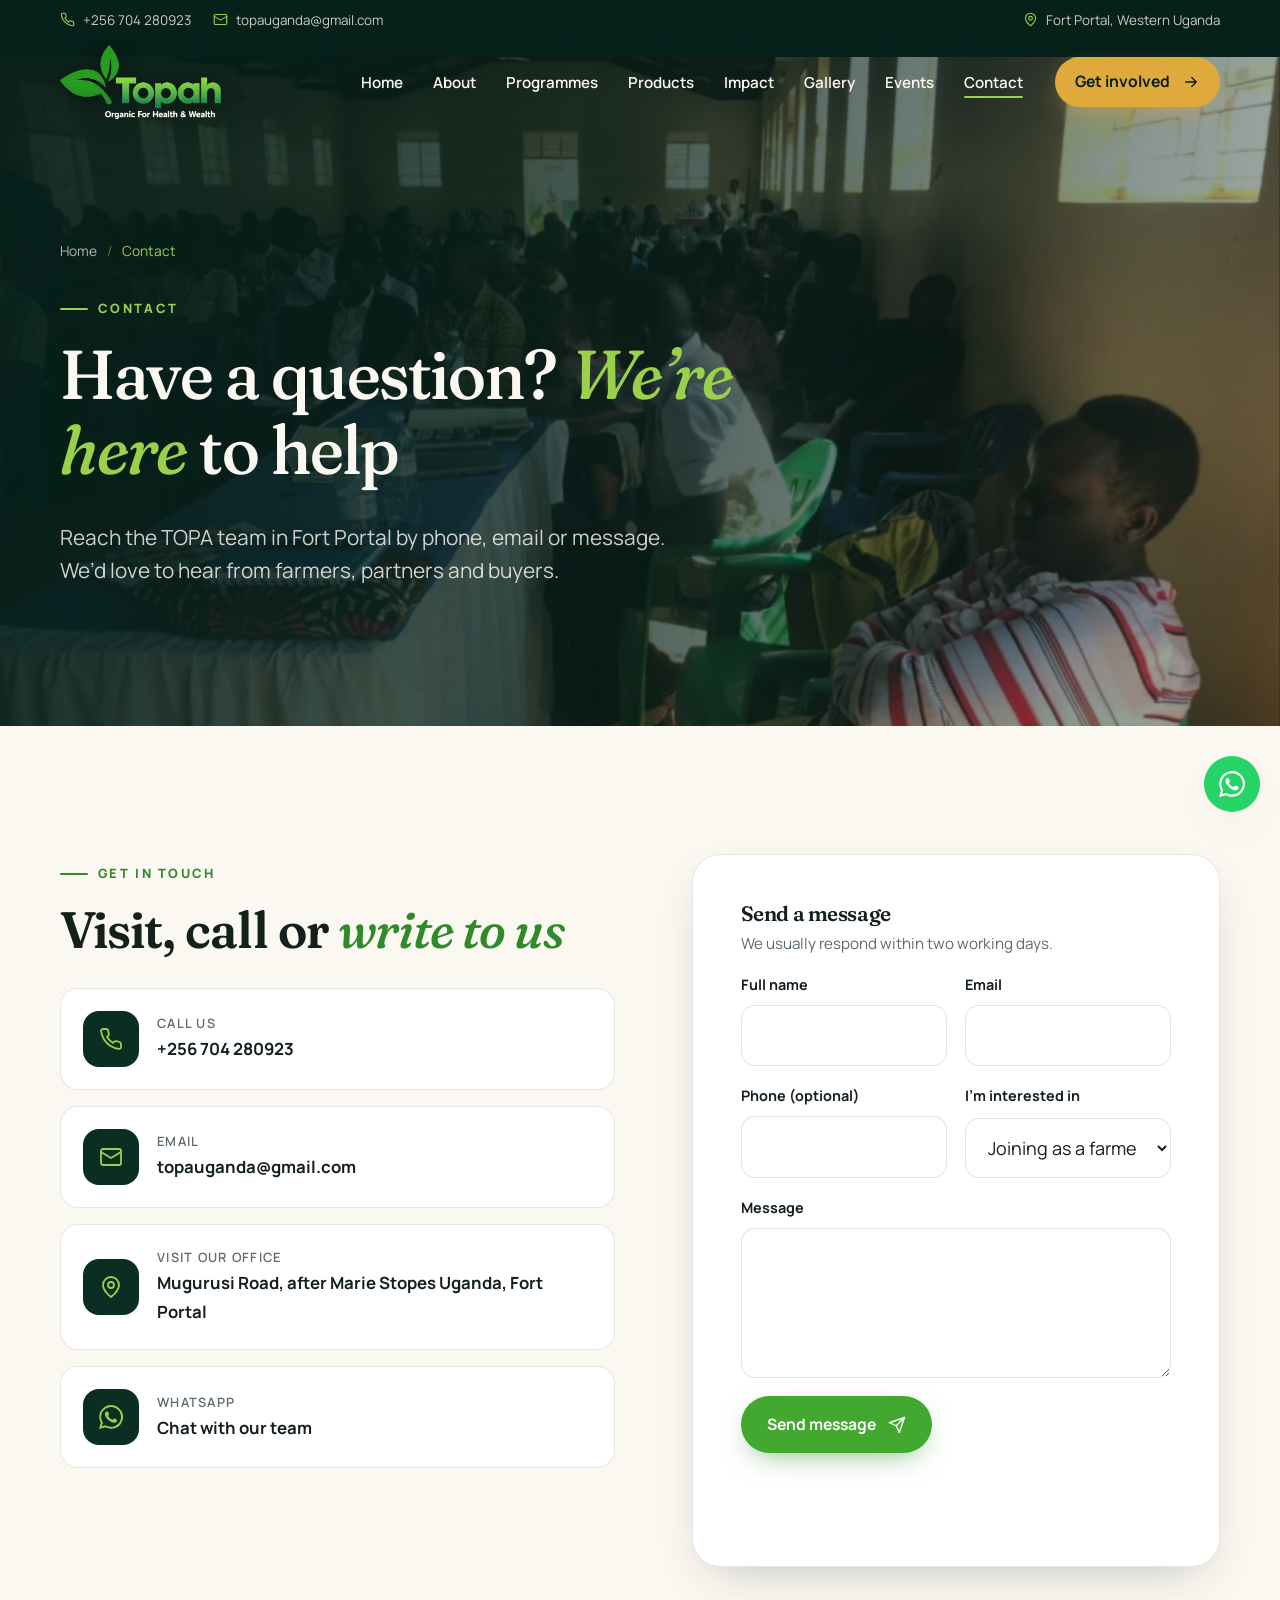
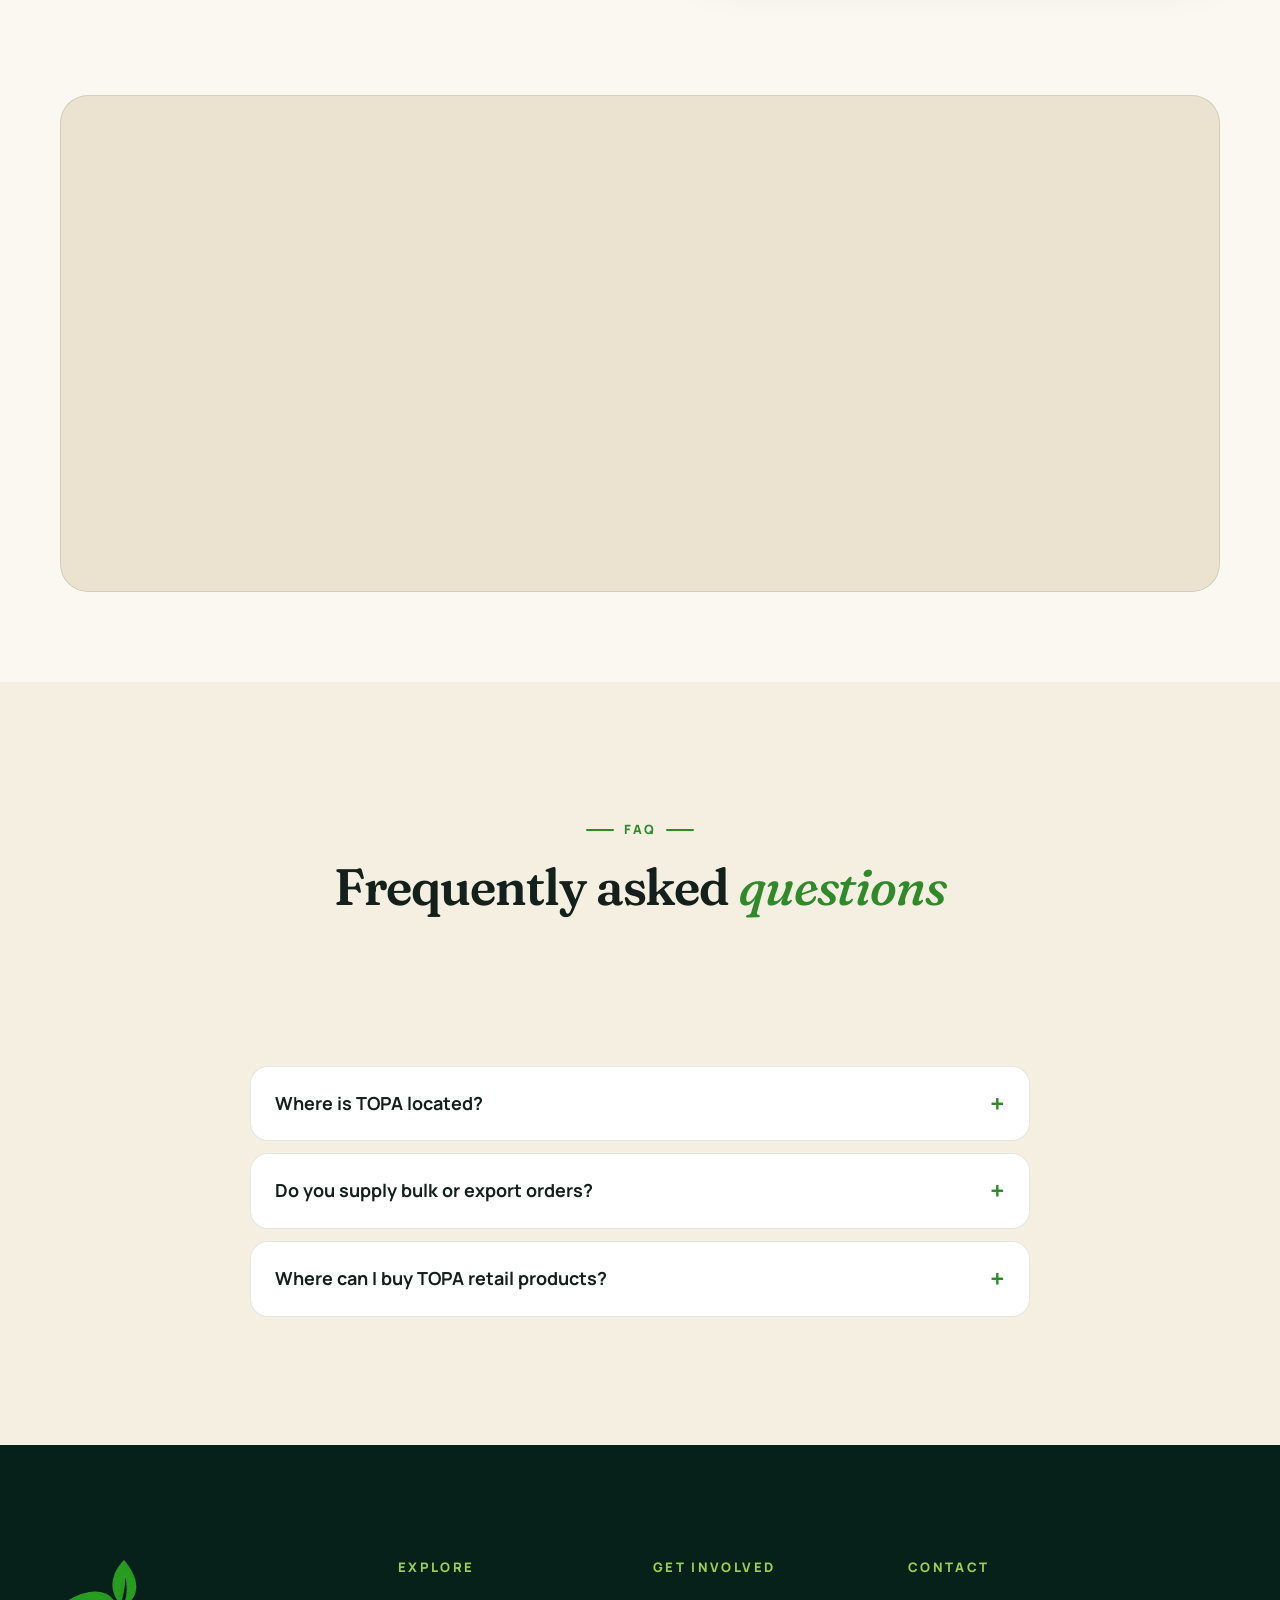
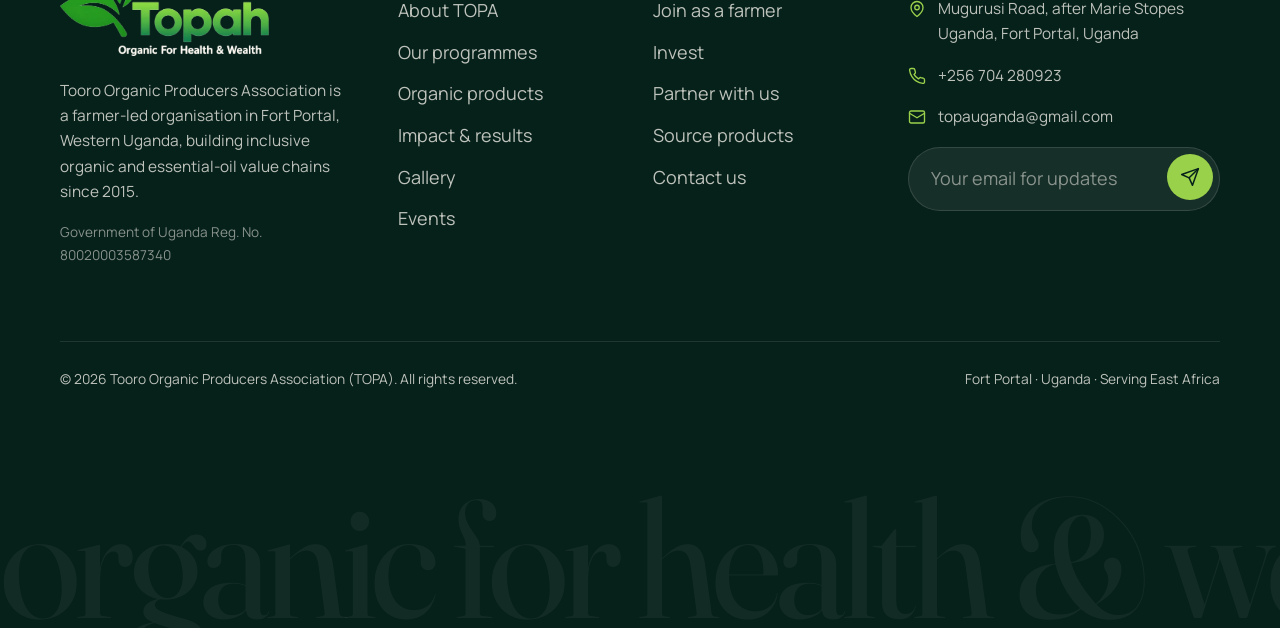
<file: contact.html>
<!doctype html>
<html lang="en" class="no-js">
<head>
<meta charset="utf-8">
<meta name="viewport" content="width=device-width, initial-scale=1, viewport-fit=cover">
<title>Contact TOPA Uganda | Fort Portal Office, Phone &amp; Email</title>
<meta name="description" content="Contact Tooro Organic Producers Association in Fort Portal, Uganda. Call +256 704 280923, email topauganda@gmail.com or visit us on Mugurusi Road.">
<link rel="canonical" href="https://topaorganicuganda.org/contact.html">
<meta name="robots" content="index, follow, max-image-preview:large">
<meta name="theme-color" content="#0b2e24">
<meta name="author" content="Tooro Organic Producers Association">
<meta name="geo.region" content="UG-W">
<meta name="geo.placename" content="Fort Portal">
<meta property="og:type" content="website">
<meta property="og:site_name" content="TOPA Uganda">
<meta property="og:locale" content="en_UG">
<meta property="og:title" content="Contact TOPA Uganda | Fort Portal Office, Phone &amp; Email">
<meta property="og:description" content="Contact Tooro Organic Producers Association in Fort Portal, Uganda. Call +256 704 280923, email topauganda@gmail.com or visit us on Mugurusi Road.">
<meta property="og:url" content="https://topaorganicuganda.org/contact.html">
<meta property="og:image" content="https://topaorganicuganda.org/assets/img/stakeholder-meeting-fort-portal.jpg">
<meta property="og:image:alt" content="Contact TOPA Uganda | Fort Portal Office, Phone &amp; Email">
<meta name="twitter:card" content="summary_large_image">
<meta name="twitter:title" content="Contact TOPA Uganda | Fort Portal Office, Phone &amp; Email">
<meta name="twitter:description" content="Contact Tooro Organic Producers Association in Fort Portal, Uganda. Call +256 704 280923, email topauganda@gmail.com or visit us on Mugurusi Road.">
<meta name="twitter:image" content="https://topaorganicuganda.org/assets/img/stakeholder-meeting-fort-portal.jpg">
<link rel="icon" href="assets/img/icon-32.png" sizes="32x32" type="image/png">
<link rel="apple-touch-icon" href="assets/img/icon-180.png">
<link rel="manifest" href="site.webmanifest">
<link rel="preconnect" href="https://fonts.googleapis.com">
<link rel="preconnect" href="https://fonts.gstatic.com" crossorigin>
<link rel="stylesheet" href="https://fonts.googleapis.com/css2?family=Fraunces:ital,opsz,wght@0,9..144,400..700;1,9..144,400..600&family=Manrope:wght@400..800&display=swap">

<link rel="stylesheet" href="assets/css/style.css?v=2026-11-25">
<script type="application/ld+json">{"@context":"https://schema.org","@graph":[{"@type":"NGO","@id":"https://topaorganicuganda.org/#organization","name":"Tooro Organic Producers Association","alternateName":["TOPA","TOPA Uganda","Topa Organic Uganda"],"url":"https://topaorganicuganda.org/","logo":"https://topaorganicuganda.org/assets/img/icon-512.png","image":"https://topaorganicuganda.org/assets/img/og-image.jpg","description":"Farmer-led organisation in Western Uganda advancing organic production, climate-smart agriculture, essential oils and value-added herbal and nutrition products.","slogan":"Organic for Health & Wealth","foundingDate":"2015","founder":{"@type":"Person","name":"Dr. Willy Businge Araali"},"email":"topauganda@gmail.com","telephone":"+256704280923","address":{"@type":"PostalAddress","streetAddress":"Mugurusi Road (after Marie Stopes Uganda)","addressLocality":"Fort Portal","addressRegion":"Western Region","addressCountry":"UG"},"areaServed":[{"@type":"Country","name":"Uganda"},{"@type":"Place","name":"East Africa"}],"identifier":{"@type":"PropertyValue","name":"Uganda Registration Number","value":"80020003587340"},"knowsAbout":["Organic farming","Climate-smart agriculture","Essential oils","Chia seeds","Value addition","Community nutrition"],"contactPoint":{"@type":"ContactPoint","telephone":"+256704280923","email":"topauganda@gmail.com","contactType":"customer support","areaServed":"UG","availableLanguage":["English","Rutooro"]}},{"@type":"WebSite","@id":"https://topaorganicuganda.org/#website","url":"https://topaorganicuganda.org/","name":"TOPA Uganda","publisher":{"@id":"https://topaorganicuganda.org/#organization"},"inLanguage":"en"},{"@type":"WebPage","@id":"https://topaorganicuganda.org/contact.html#webpage","url":"https://topaorganicuganda.org/contact.html","name":"Contact TOPA Uganda | Fort Portal Office, Phone & Email","description":"Contact Tooro Organic Producers Association in Fort Portal, Uganda. Call +256 704 280923, email topauganda@gmail.com or visit us on Mugurusi Road.","isPartOf":{"@id":"https://topaorganicuganda.org/#website"},"about":{"@id":"https://topaorganicuganda.org/#organization"},"primaryImageOfPage":"https://topaorganicuganda.org/assets/img/stakeholder-meeting-fort-portal.jpg","dateModified":"2026-11-25"},{"@type":"BreadcrumbList","itemListElement":[{"@type":"ListItem","position":1,"name":"Home","item":"https://topaorganicuganda.org/"},{"@type":"ListItem","position":2,"name":"Contact","item":"https://topaorganicuganda.org/contact.html"}]},{"@type":"FAQPage","mainEntity":[{"@type":"Question","name":"How can I join TOPA as a farmer?","acceptedAnswer":{"@type":"Answer","text":"Contact our Fort Portal office by phone, email or the form on this page. Members get access to training, market linkages and value-addition services."}},{"@type":"Question","name":"Where is TOPA located?","acceptedAnswer":{"@type":"Answer","text":"Our office is on Mugurusi Road in Fort Portal, just after Marie Stopes Uganda. We work with farmers across 9 districts in Western Uganda."}},{"@type":"Question","name":"Do you supply bulk or export orders?","acceptedAnswer":{"@type":"Answer","text":"Yes. We supply organic raw materials and essential oils, including chia, castor, rosemary and mint, to distributors and international buyers. Samples have gone to Europe and the Americas. Ask us for samples and pricing."}},{"@type":"Question","name":"Where can I buy TOPA retail products?","acceptedAnswer":{"@type":"Answer","text":"Our packaged products are marketed and distributed by Fortiemart Market Place (+256 753 180015). You can also contact our office directly."}}]},{"@type":"LocalBusiness","@id":"https://topaorganicuganda.org/#office","name":"TOPA Uganda Office, Fort Portal","parentOrganization":{"@id":"https://topaorganicuganda.org/#organization"},"telephone":"+256704280923","email":"topauganda@gmail.com","image":"https://topaorganicuganda.org/assets/img/stakeholder-meeting-fort-portal.jpg","address":{"@type":"PostalAddress","streetAddress":"Mugurusi Road (after Marie Stopes Uganda)","addressLocality":"Fort Portal","addressRegion":"Western Region","addressCountry":"UG"},"url":"https://topaorganicuganda.org/contact.html"}]}</script>
</head>
<body>
<a class="skip-link" href="#main">Skip to content</a>

<div class="scroll-bar" aria-hidden="true"></div>

<div class="topbar">
  <div class="container">
    <div class="topbar__left">
      <a href="tel:+256704280923"><svg viewBox="0 0 24 24" fill="none" stroke="currentColor" stroke-width="1.8" stroke-linecap="round" stroke-linejoin="round" aria-hidden="true"><path d="M22 16.9v3a2 2 0 0 1-2.2 2 19.8 19.8 0 0 1-8.6-3.1 19.5 19.5 0 0 1-6-6A19.8 19.8 0 0 1 2.1 4.2 2 2 0 0 1 4.1 2h3a2 2 0 0 1 2 1.7c.1 1 .4 1.9.7 2.8a2 2 0 0 1-.5 2.1L8 9.9a16 16 0 0 0 6 6l1.3-1.3a2 2 0 0 1 2.1-.4c.9.3 1.8.6 2.8.7a2 2 0 0 1 1.7 2z"/></svg><span>+256 704 280923</span></a>
      <a href="mailto:topauganda@gmail.com"><svg viewBox="0 0 24 24" fill="none" stroke="currentColor" stroke-width="1.8" stroke-linecap="round" stroke-linejoin="round" aria-hidden="true"><rect x="2" y="4" width="20" height="16" rx="2"/><path d="m22 7-10 6L2 7"/></svg><span>topauganda@gmail.com</span></a>
    </div>
    <div class="topbar__right">
      <span style="display:inline-flex;gap:8px;align-items:center"><svg viewBox="0 0 24 24" fill="none" stroke="currentColor" stroke-width="1.8" stroke-linecap="round" stroke-linejoin="round" aria-hidden="true"><path d="M20 10c0 6-8 12-8 12S4 16 4 10a8 8 0 0 1 16 0z"/><circle cx="12" cy="10" r="3"/></svg>Fort Portal, Western Uganda</span>
    </div>
  </div>
</div>
<header class="header header--overlay" id="top">
  <div class="container header__inner">
    <a href="index.html" class="logo"><img class="logo__img logo__img--dark" src="assets/img/brand/logo-topah.png" alt="Topah: Organic For Health &amp; Wealth (Tooro Organic Producers Association) home" width="560" height="257"><img class="logo__img logo__img--light" src="assets/img/brand/logo-topah-light.png" alt="" width="560" height="257"></a>
    <button class="menu-toggle" aria-label="Open menu" aria-expanded="false" aria-controls="site-nav"><span></span><span></span><span></span></button>
    <nav class="nav" id="site-nav" aria-label="Main">
      <ul class="nav__list"><li><a class="nav__link" href="index.html">Home</a></li><li><a class="nav__link" href="about.html">About</a></li><li><a class="nav__link" href="programmes.html">Programmes</a></li><li><a class="nav__link" href="products.html">Products</a></li><li><a class="nav__link" href="impact.html">Impact</a></li><li><a class="nav__link" href="gallery.html">Gallery</a></li><li><a class="nav__link" href="events.html">Events</a></li><li><a class="nav__link" href="contact.html" aria-current="page">Contact</a></li></ul>
      <a class="btn btn--gold nav__cta" href="get-involved.html">Get involved <svg viewBox="0 0 24 24" fill="none" stroke="currentColor" stroke-width="1.8" stroke-linecap="round" stroke-linejoin="round" aria-hidden="true"><path d="M5 12h14M13 6l6 6-6 6"/></svg></a>
    </nav>
  </div>
</header>
<main id="main">

<section class="page-hero">
  <div class="page-hero__bg"><img src="assets/img/stakeholder-meeting-fort-portal-960.webp" srcset="assets/img/stakeholder-meeting-fort-portal-480.webp 480w, assets/img/stakeholder-meeting-fort-portal-960.webp 960w" sizes="100vw" alt="Stakeholder meeting in Fort Portal" width="960" height="718" decoding="async" fetchpriority="high" data-parallax="0.25"></div>
  <div class="container">
    <nav aria-label="Breadcrumb"><ol class="breadcrumb fade-up-load"><li><a href="index.html">Home</a></li><li aria-current="page">Contact</li></ol></nav>
    <p class="eyebrow fade-up-load d1" style="color:var(--lime-400)">Contact</p>
    <h1><span class="split-line"><span>Have a question? <em class="accent">We’re here</em> to help</span></span></h1>
    <p class="lead fade-up-load d2">Reach the TOPA team in Fort Portal by phone, email or message. We’d love to hear from farmers, partners and buyers.</p>
  </div>
</section>
<section class="section">
  <div class="container split" style="align-items:start">
    <div>
      <p class="eyebrow reveal">Get in touch</p>
      <h2 class="reveal">Visit, call or <span class="accent">write to us</span></h2>
      <div class="contact-list" style="margin-top:30px">
        <a class="contact-item reveal" href="tel:+256704280923"><span class="contact-item__icon"><svg viewBox="0 0 24 24" fill="none" stroke="currentColor" stroke-width="1.8" stroke-linecap="round" stroke-linejoin="round" aria-hidden="true"><path d="M22 16.9v3a2 2 0 0 1-2.2 2 19.8 19.8 0 0 1-8.6-3.1 19.5 19.5 0 0 1-6-6A19.8 19.8 0 0 1 2.1 4.2 2 2 0 0 1 4.1 2h3a2 2 0 0 1 2 1.7c.1 1 .4 1.9.7 2.8a2 2 0 0 1-.5 2.1L8 9.9a16 16 0 0 0 6 6l1.3-1.3a2 2 0 0 1 2.1-.4c.9.3 1.8.6 2.8.7a2 2 0 0 1 1.7 2z"/></svg></span><span><small>Call us</small><strong>+256 704 280923</strong></span></a>
        <a class="contact-item reveal" href="mailto:topauganda@gmail.com"><span class="contact-item__icon"><svg viewBox="0 0 24 24" fill="none" stroke="currentColor" stroke-width="1.8" stroke-linecap="round" stroke-linejoin="round" aria-hidden="true"><rect x="2" y="4" width="20" height="16" rx="2"/><path d="m22 7-10 6L2 7"/></svg></span><span><small>Email</small><strong>topauganda@gmail.com</strong></span></a>
        <a class="contact-item reveal" href="https://www.google.com/maps/search/?api=1&amp;query=Mugurusi+Road+Fort+Portal+Uganda" target="_blank" rel="noopener"><span class="contact-item__icon"><svg viewBox="0 0 24 24" fill="none" stroke="currentColor" stroke-width="1.8" stroke-linecap="round" stroke-linejoin="round" aria-hidden="true"><path d="M20 10c0 6-8 12-8 12S4 16 4 10a8 8 0 0 1 16 0z"/><circle cx="12" cy="10" r="3"/></svg></span><span><small>Visit our office</small><strong>Mugurusi Road, after Marie Stopes Uganda, Fort Portal</strong></span></a>
        <a class="contact-item reveal" href="https://wa.me/256704280923" target="_blank" rel="noopener"><span class="contact-item__icon"><svg viewBox="0 0 24 24" fill="currentColor" aria-hidden="true"><path d="M17.5 14.4c-.3-.1-1.8-.9-2-1-.3-.1-.5-.1-.7.1-.2.3-.8 1-.9 1.2-.2.2-.3.2-.6.1a8.2 8.2 0 0 1-2.4-1.5 9 9 0 0 1-1.7-2.1c-.2-.3 0-.5.1-.6l.4-.5.3-.5v-.5l-1-2.2c-.2-.6-.5-.5-.7-.5h-.6a1.1 1.1 0 0 0-.8.4 3.4 3.4 0 0 0-1 2.5 5.9 5.9 0 0 0 1.2 3.1 13.4 13.4 0 0 0 5.2 4.6c.7.3 1.3.5 1.7.6a4.2 4.2 0 0 0 1.9.1 3.1 3.1 0 0 0 2-1.4 2.5 2.5 0 0 0 .2-1.4c-.1-.1-.3-.2-.6-.3zM12 21.8a9.9 9.9 0 0 1-5-1.4l-.4-.2-3.7 1 1-3.6-.2-.4A9.9 9.9 0 1 1 12 21.8zm8.4-18.3A11.8 11.8 0 0 0 1.8 17.7L.1 24l6.4-1.7a11.8 11.8 0 0 0 5.6 1.4A11.8 11.8 0 0 0 20.4 3.5z"/></svg></span><span><small>WhatsApp</small><strong>Chat with our team</strong></span></a>
      </div>
    </div>
    <div class="form-card reveal">
      <h3 style="margin-bottom:6px">Send a message</h3>
      <p class="muted" style="font-size:.95rem">We usually respond within two working days.</p>
      
      <form class="form" action="contact.php" method="post" data-ajax id="form-contact">
        <input type="hidden" name="form" value="contact">
        <div class="form-row">
          <div class="field"><label for="contact-name">Full name</label><input id="contact-name" name="name" required autocomplete="name"></div>
          <div class="field"><label for="contact-email">Email</label><input id="contact-email" name="email" type="email" required autocomplete="email"></div>
        </div>
        <div class="form-row">
          <div class="field"><label for="contact-phone">Phone (optional)</label><input id="contact-phone" name="phone" type="tel" autocomplete="tel"></div>
          <div class="field"><label for="contact-interest">I’m interested in</label><select id="contact-interest" name="interest"><option>Joining as a farmer</option><option>Investing</option><option>Partnership</option><option>Buying</option><option>Volunteering / research</option><option>General question</option></select></div>
        </div>
        <div class="field"><label for="contact-message">Message</label><textarea id="contact-message" name="message" required></textarea></div>
        <input class="hp" type="text" name="website" tabindex="-1" autocomplete="off" aria-hidden="true">
        <div class="btn-row"><button class="btn" type="submit">Send message <svg viewBox="0 0 24 24" fill="none" stroke="currentColor" stroke-width="1.8" stroke-linecap="round" stroke-linejoin="round" aria-hidden="true"><path d="m22 2-7 20-4-9-9-4z"/><path d="M22 2 11 13"/></svg></button></div>
        <p class="form-status" role="status" aria-live="polite"></p>
      </form>
      <script>(function(){var q=new URLSearchParams(location.search),i=q.get("interest"),p=q.get("product"),f=document.getElementById("form-contact");if(!f)return;if(i){var s=f.querySelector("select");[].forEach.call(s.options,function(o){if(o.text.toLowerCase().indexOf(i.toLowerCase())>-1)s.value=o.text;});}if(p){f.querySelector("textarea").value="I'd like to enquire about: "+p+"\n";}})();</script>
    </div>
  </div>
</section>
<section class="section--tight" style="padding-top:0">
  <div class="container">
    <div class="map reveal"><iframe title="Map showing TOPA office on Mugurusi Road, Fort Portal" src="https://www.google.com/maps?q=Mugurusi+Road,+Fort+Portal,+Uganda&amp;output=embed" loading="lazy" referrerpolicy="no-referrer-when-downgrade"></iframe></div>
  </div>
</section>
<section class="section section--cream">
  <div class="container" style="max-width:860px">
    <div class="section-head center"><p class="eyebrow reveal">FAQ</p><h2 class="reveal">Frequently asked <span class="accent">questions</span></h2></div>
    <div class="faq"><details class="reveal"><summary>How can I join TOPA as a farmer?</summary><p>Contact our Fort Portal office by phone, email or the form on this page. Members get access to training, market linkages and value-addition services.</p></details><details class="reveal"><summary>Where is TOPA located?</summary><p>Our office is on Mugurusi Road in Fort Portal, just after Marie Stopes Uganda. We work with farmers across 9 districts in Western Uganda.</p></details><details class="reveal"><summary>Do you supply bulk or export orders?</summary><p>Yes. We supply organic raw materials and essential oils, including chia, castor, rosemary and mint, to distributors and international buyers. Samples have gone to Europe and the Americas. Ask us for samples and pricing.</p></details><details class="reveal"><summary>Where can I buy TOPA retail products?</summary><p>Our packaged products are marketed and distributed by Fortiemart Market Place (+256 753 180015). You can also contact our office directly.</p></details></div>
  </div>
</section>
</main>

<footer class="footer">
  <div class="container">
    <div class="footer__grid">
      <div>
        <a href="index.html" class="logo logo--light"><img class="logo__img logo__img--light" src="assets/img/brand/logo-topah-light.png" alt="Topah: Organic For Health &amp; Wealth (Tooro Organic Producers Association) home" width="560" height="257"></a>
        <p class="footer__about">Tooro Organic Producers Association is a farmer-led organisation in Fort Portal, Western Uganda, building inclusive organic and essential-oil value chains since 2015.</p>
        <p style="font-size:.85rem;opacity:.7">Government of Uganda Reg. No. 80020003587340</p>
      </div>
      <div>
        <h2>Explore</h2>
        <ul class="footer__links">
          <li><a href="about.html">About TOPA</a></li>
          <li><a href="programmes.html">Our programmes</a></li>
          <li><a href="products.html">Organic products</a></li>
          <li><a href="impact.html">Impact &amp; results</a></li>
          <li><a href="gallery.html">Gallery</a></li>
          <li><a href="events.html">Events</a></li>
        </ul>
      </div>
      <div>
        <h2>Get involved</h2>
        <ul class="footer__links">
          <li><a href="get-involved.html#farmers">Join as a farmer</a></li>
          <li><a href="get-involved.html#investors">Invest</a></li>
          <li><a href="get-involved.html#partners">Partner with us</a></li>
          <li><a href="get-involved.html#buyers">Source products</a></li>
          <li><a href="contact.html">Contact us</a></li>
        </ul>
      </div>
      <div>
        <h2>Contact</h2>
        <ul class="footer__contact">
          <li><svg viewBox="0 0 24 24" fill="none" stroke="currentColor" stroke-width="1.8" stroke-linecap="round" stroke-linejoin="round" aria-hidden="true"><path d="M20 10c0 6-8 12-8 12S4 16 4 10a8 8 0 0 1 16 0z"/><circle cx="12" cy="10" r="3"/></svg><span>Mugurusi Road, after Marie Stopes Uganda, Fort Portal, Uganda</span></li>
          <li><svg viewBox="0 0 24 24" fill="none" stroke="currentColor" stroke-width="1.8" stroke-linecap="round" stroke-linejoin="round" aria-hidden="true"><path d="M22 16.9v3a2 2 0 0 1-2.2 2 19.8 19.8 0 0 1-8.6-3.1 19.5 19.5 0 0 1-6-6A19.8 19.8 0 0 1 2.1 4.2 2 2 0 0 1 4.1 2h3a2 2 0 0 1 2 1.7c.1 1 .4 1.9.7 2.8a2 2 0 0 1-.5 2.1L8 9.9a16 16 0 0 0 6 6l1.3-1.3a2 2 0 0 1 2.1-.4c.9.3 1.8.6 2.8.7a2 2 0 0 1 1.7 2z"/></svg><a href="tel:+256704280923">+256 704 280923</a></li>
          <li><svg viewBox="0 0 24 24" fill="none" stroke="currentColor" stroke-width="1.8" stroke-linecap="round" stroke-linejoin="round" aria-hidden="true"><rect x="2" y="4" width="20" height="16" rx="2"/><path d="m22 7-10 6L2 7"/></svg><a href="mailto:topauganda@gmail.com">topauganda@gmail.com</a></li>
        </ul>
        <form class="newsletter" action="contact.php" method="post" data-ajax>
          <input type="hidden" name="form" value="newsletter">
          <input type="hidden" name="subject" value="Newsletter sign-up">
          <label class="sr-only" for="nl-root">Email address</label>
          <input id="nl-root" type="email" name="email" placeholder="Your email for updates" required autocomplete="email">
          <input class="hp" type="text" name="website" tabindex="-1" autocomplete="off" aria-hidden="true">
          <button type="submit" aria-label="Subscribe"><svg viewBox="0 0 24 24" fill="none" stroke="currentColor" stroke-width="1.8" stroke-linecap="round" stroke-linejoin="round" aria-hidden="true"><path d="m22 2-7 20-4-9-9-4z"/><path d="M22 2 11 13"/></svg></button>
          <p class="form-status sr-only" role="status"></p>
        </form>
      </div>
    </div>
    <div class="footer__bottom">
      <span>© <span data-year>2026</span> Tooro Organic Producers Association (TOPA). All rights reserved.</span>
      <span>Fort Portal · Uganda · Serving East Africa</span>
    </div>
  </div>
  <div class="footer__big" aria-hidden="true">organic for health &amp; wealth</div>
</footer>
<div class="fab">
  <a class="fab__wa" href="https://wa.me/256704280923?text=Hello%20TOPA%2C%20I%27d%20like%20to%20know%20more" target="_blank" rel="noopener" aria-label="Chat with TOPA on WhatsApp"><svg viewBox="0 0 24 24" fill="currentColor" aria-hidden="true"><path d="M17.5 14.4c-.3-.1-1.8-.9-2-1-.3-.1-.5-.1-.7.1-.2.3-.8 1-.9 1.2-.2.2-.3.2-.6.1a8.2 8.2 0 0 1-2.4-1.5 9 9 0 0 1-1.7-2.1c-.2-.3 0-.5.1-.6l.4-.5.3-.5v-.5l-1-2.2c-.2-.6-.5-.5-.7-.5h-.6a1.1 1.1 0 0 0-.8.4 3.4 3.4 0 0 0-1 2.5 5.9 5.9 0 0 0 1.2 3.1 13.4 13.4 0 0 0 5.2 4.6c.7.3 1.3.5 1.7.6a4.2 4.2 0 0 0 1.9.1 3.1 3.1 0 0 0 2-1.4 2.5 2.5 0 0 0 .2-1.4c-.1-.1-.3-.2-.6-.3zM12 21.8a9.9 9.9 0 0 1-5-1.4l-.4-.2-3.7 1 1-3.6-.2-.4A9.9 9.9 0 1 1 12 21.8zm8.4-18.3A11.8 11.8 0 0 0 1.8 17.7L.1 24l6.4-1.7a11.8 11.8 0 0 0 5.6 1.4A11.8 11.8 0 0 0 20.4 3.5z"/></svg></a>
  <button class="fab__top" aria-label="Back to top"><svg class="progress-ring" viewBox="0 0 56 56" aria-hidden="true"><circle cx="28" cy="28" r="26"/></svg><svg viewBox="0 0 24 24" fill="none" stroke="currentColor" stroke-width="1.8" stroke-linecap="round" stroke-linejoin="round" aria-hidden="true"><path d="M12 19V5M5 12l7-7 7 7"/></svg></button>
</div>
<script src="assets/js/main.js?v=2026-11-25" defer></script>
</body>
</html>
</file>
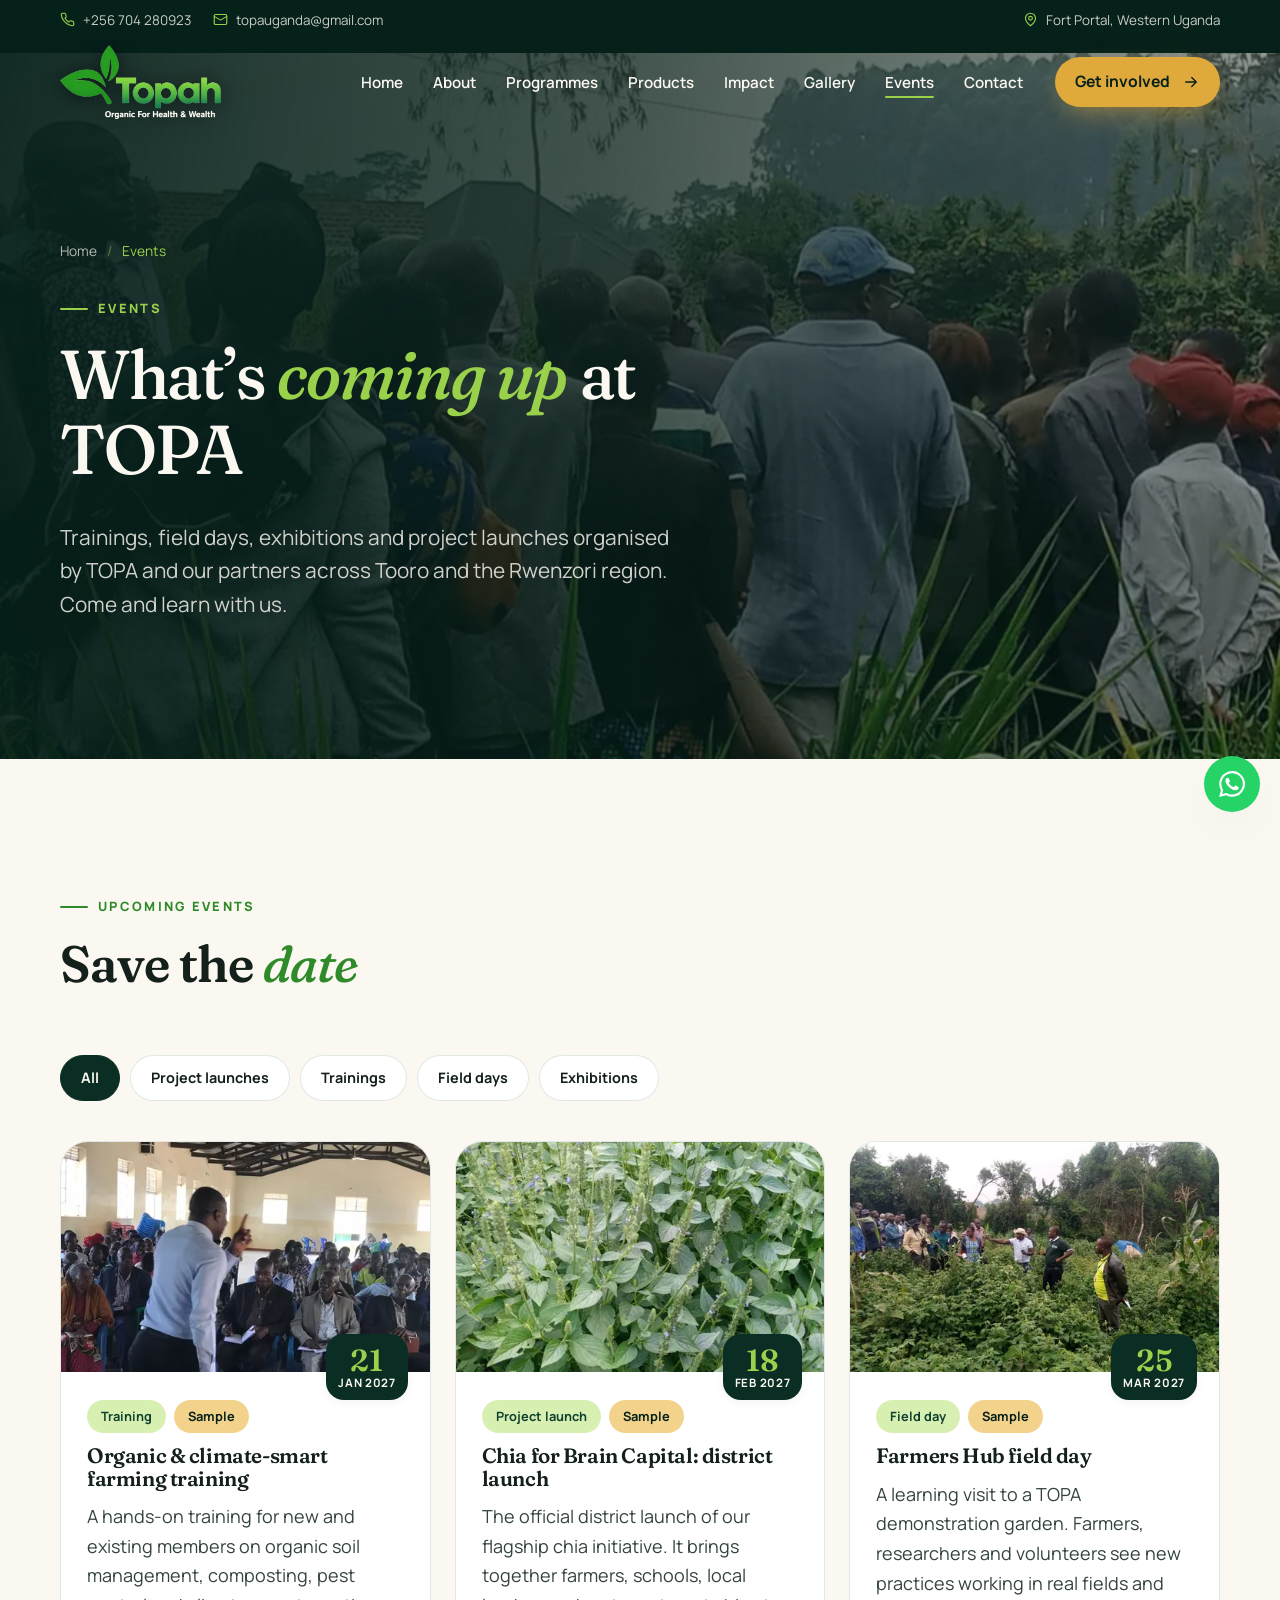
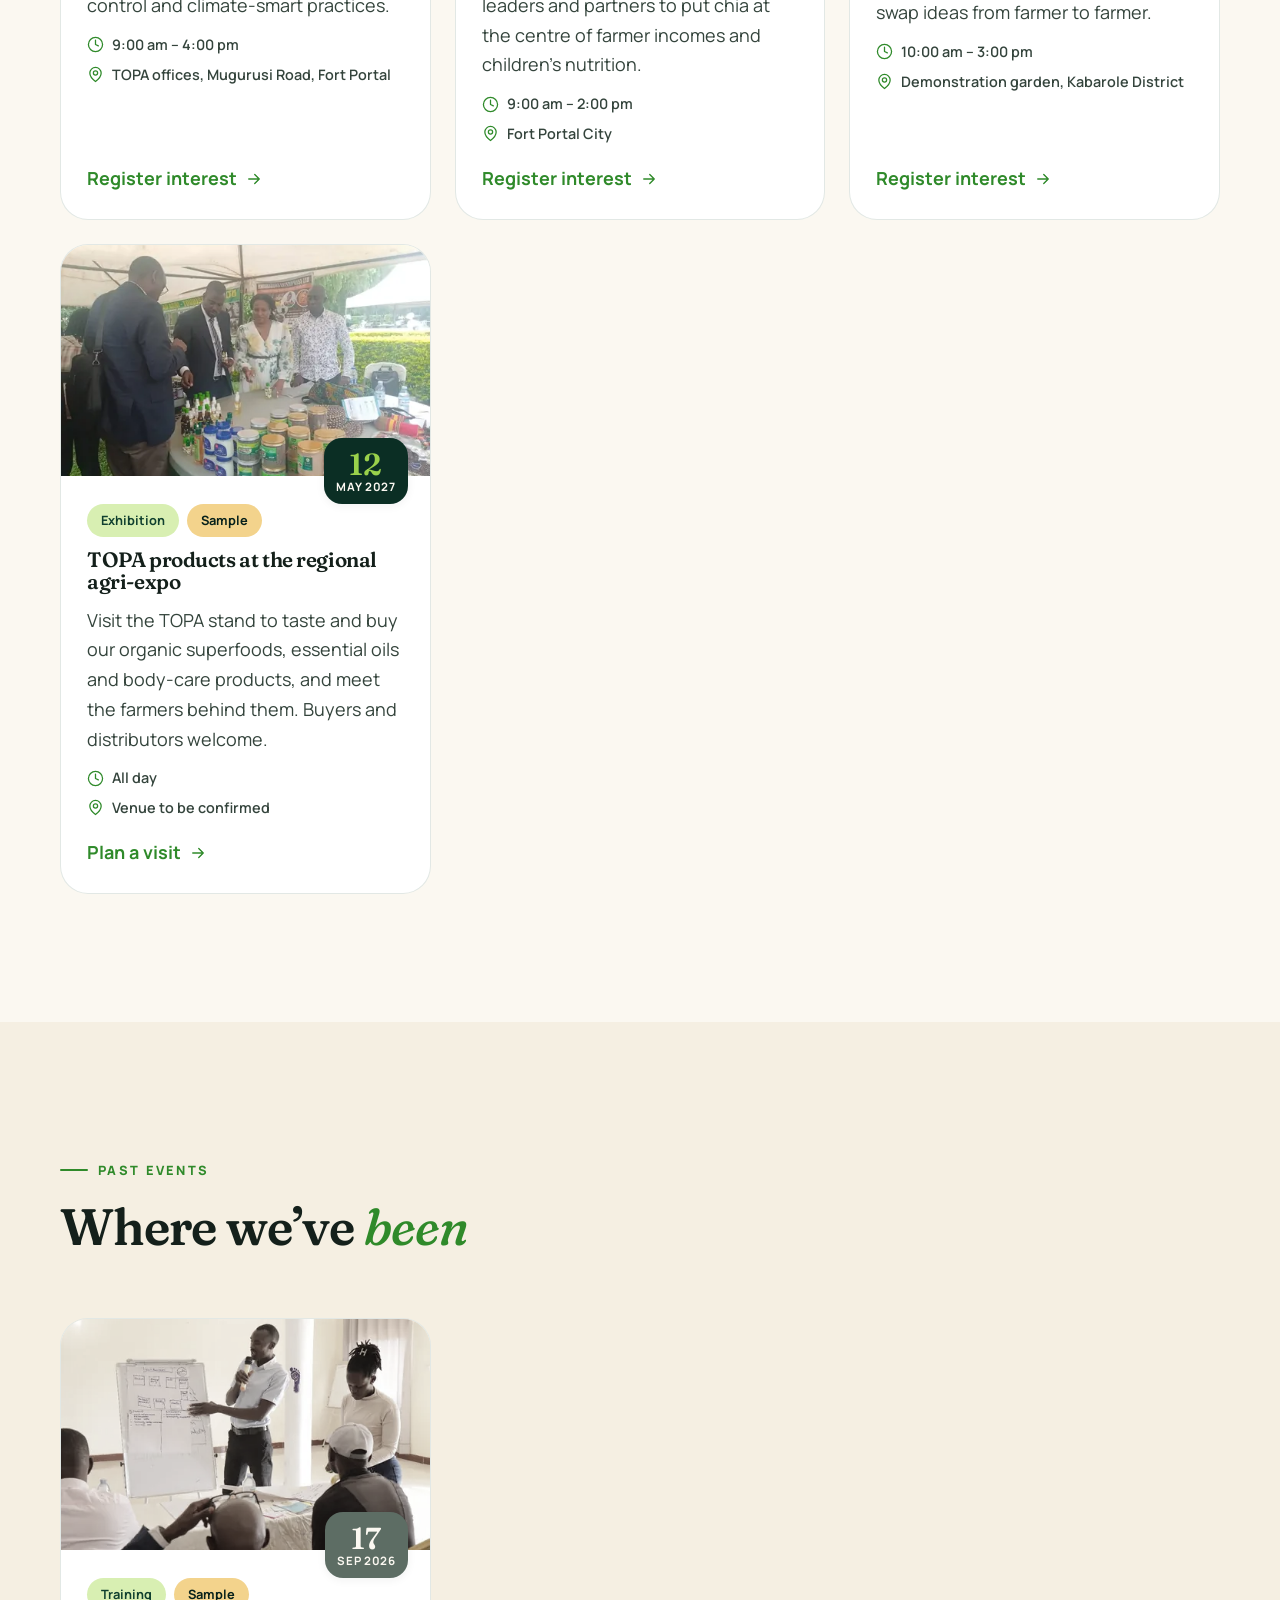
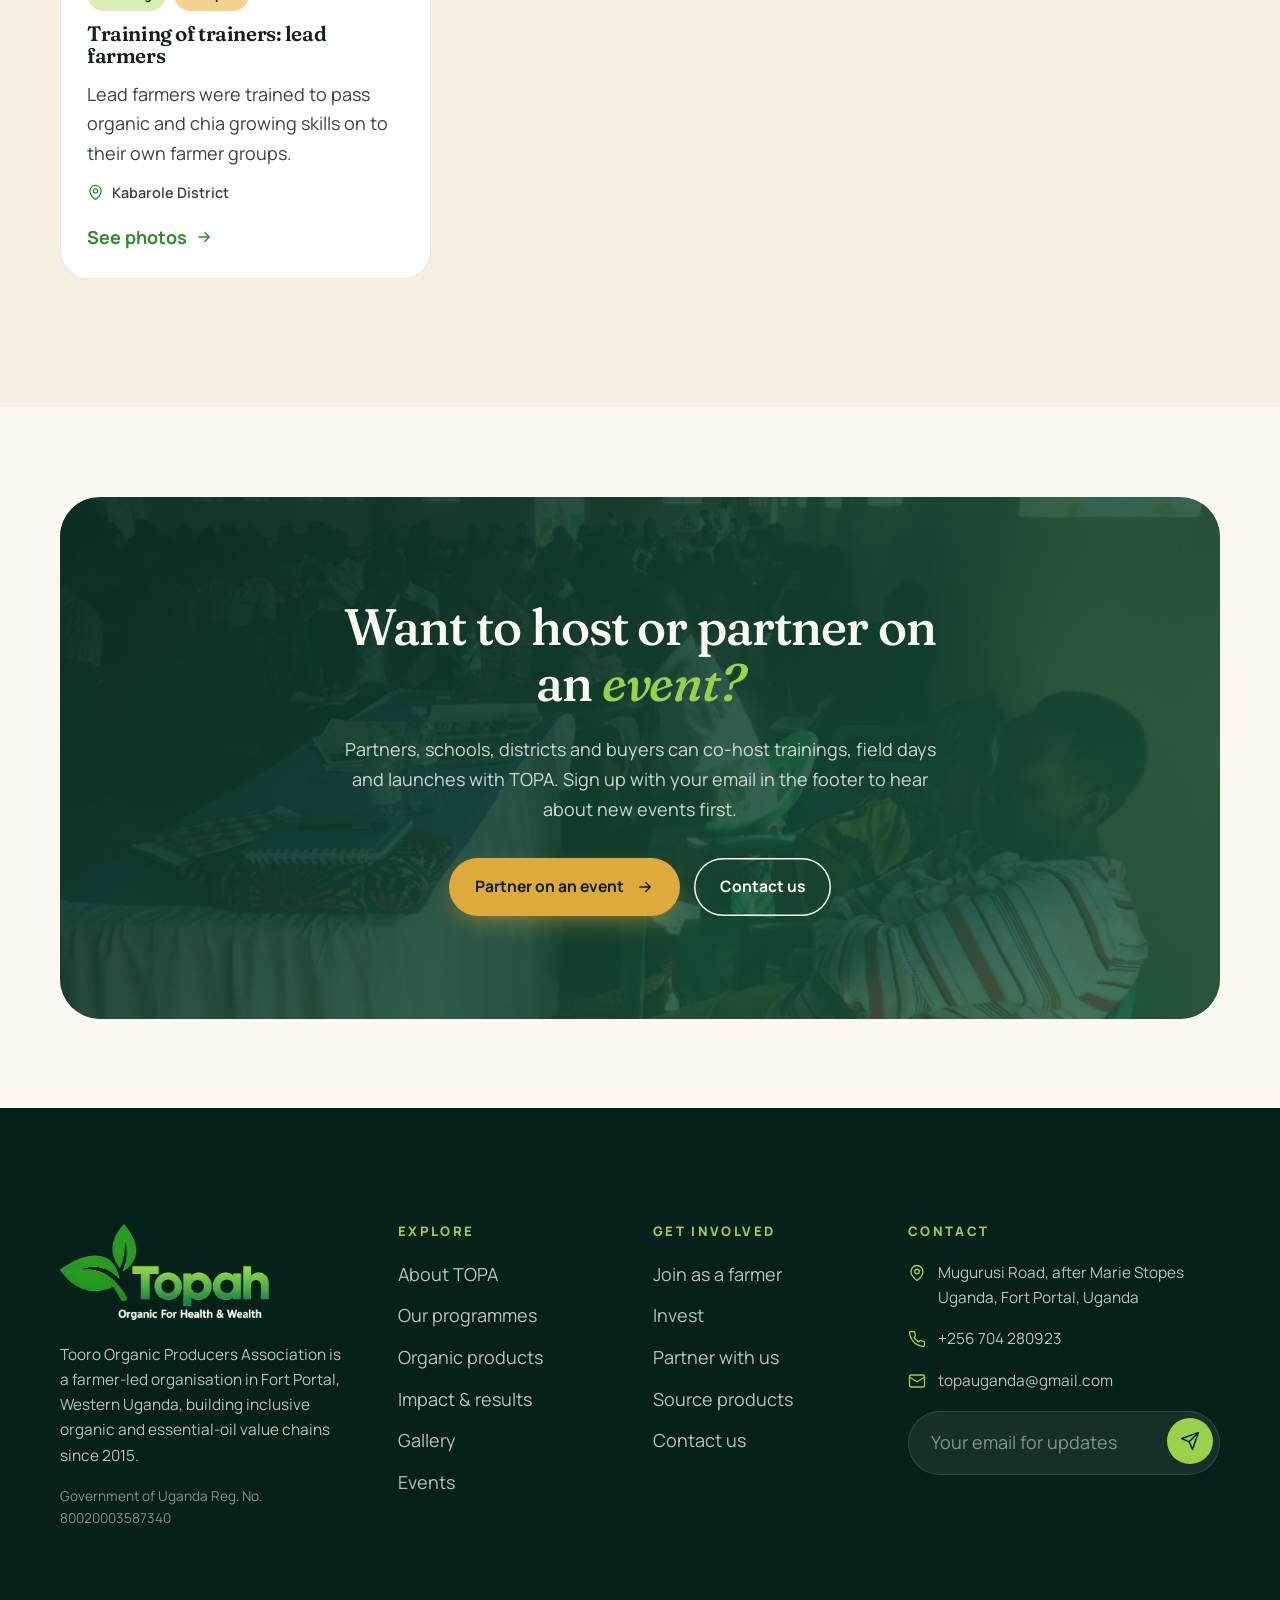
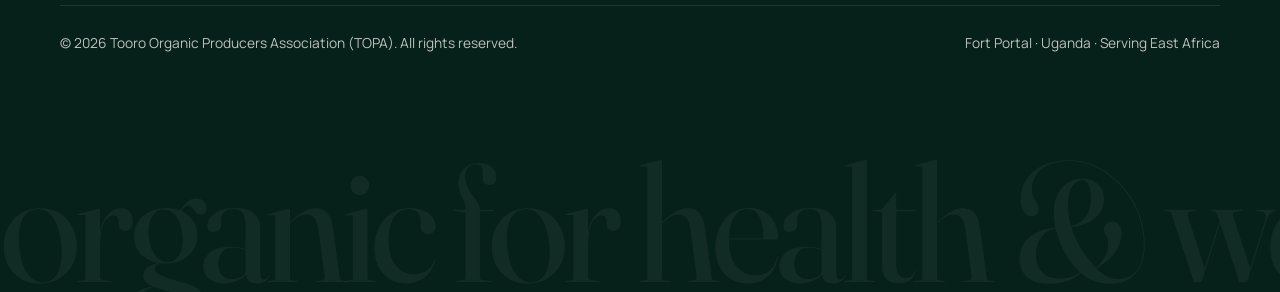
<file: events.html>
<!doctype html>
<html lang="en" class="no-js">
<head>
<meta charset="utf-8">
<meta name="viewport" content="width=device-width, initial-scale=1, viewport-fit=cover">
<title>Events | Trainings, Field Days &amp; Project Launches | TOPA Uganda</title>
<meta name="description" content="Upcoming TOPA events in Fort Portal and the Rwenzori region: farmer trainings, field days, exhibitions and project launches, including Chia for Brain Capital.">
<link rel="canonical" href="https://topaorganicuganda.org/events.html">
<meta name="robots" content="index, follow, max-image-preview:large">
<meta name="theme-color" content="#0b2e24">
<meta name="author" content="Tooro Organic Producers Association">
<meta name="geo.region" content="UG-W">
<meta name="geo.placename" content="Fort Portal">
<meta property="og:type" content="website">
<meta property="og:site_name" content="TOPA Uganda">
<meta property="og:locale" content="en_UG">
<meta property="og:title" content="Events | Trainings, Field Days &amp; Project Launches | TOPA Uganda">
<meta property="og:description" content="Upcoming TOPA events in Fort Portal and the Rwenzori region: farmer trainings, field days, exhibitions and project launches, including Chia for Brain Capital.">
<meta property="og:url" content="https://topaorganicuganda.org/events.html">
<meta property="og:image" content="https://topaorganicuganda.org/assets/img/farmers-field-day-rwenzori.jpg">
<meta property="og:image:alt" content="Events | Trainings, Field Days &amp; Project Launches | TOPA Uganda">
<meta name="twitter:card" content="summary_large_image">
<meta name="twitter:title" content="Events | Trainings, Field Days &amp; Project Launches | TOPA Uganda">
<meta name="twitter:description" content="Upcoming TOPA events in Fort Portal and the Rwenzori region: farmer trainings, field days, exhibitions and project launches, including Chia for Brain Capital.">
<meta name="twitter:image" content="https://topaorganicuganda.org/assets/img/farmers-field-day-rwenzori.jpg">
<link rel="icon" href="assets/img/icon-32.png" sizes="32x32" type="image/png">
<link rel="apple-touch-icon" href="assets/img/icon-180.png">
<link rel="manifest" href="site.webmanifest">
<link rel="preconnect" href="https://fonts.googleapis.com">
<link rel="preconnect" href="https://fonts.gstatic.com" crossorigin>
<link rel="stylesheet" href="https://fonts.googleapis.com/css2?family=Fraunces:ital,opsz,wght@0,9..144,400..700;1,9..144,400..600&family=Manrope:wght@400..800&display=swap">

<link rel="stylesheet" href="assets/css/style.css?v=2026-11-25">
<script type="application/ld+json">{"@context":"https://schema.org","@graph":[{"@type":"NGO","@id":"https://topaorganicuganda.org/#organization","name":"Tooro Organic Producers Association","alternateName":["TOPA","TOPA Uganda","Topa Organic Uganda"],"url":"https://topaorganicuganda.org/","logo":"https://topaorganicuganda.org/assets/img/icon-512.png","image":"https://topaorganicuganda.org/assets/img/og-image.jpg","description":"Farmer-led organisation in Western Uganda advancing organic production, climate-smart agriculture, essential oils and value-added herbal and nutrition products.","slogan":"Organic for Health & Wealth","foundingDate":"2015","founder":{"@type":"Person","name":"Dr. Willy Businge Araali"},"email":"topauganda@gmail.com","telephone":"+256704280923","address":{"@type":"PostalAddress","streetAddress":"Mugurusi Road (after Marie Stopes Uganda)","addressLocality":"Fort Portal","addressRegion":"Western Region","addressCountry":"UG"},"areaServed":[{"@type":"Country","name":"Uganda"},{"@type":"Place","name":"East Africa"}],"identifier":{"@type":"PropertyValue","name":"Uganda Registration Number","value":"80020003587340"},"knowsAbout":["Organic farming","Climate-smart agriculture","Essential oils","Chia seeds","Value addition","Community nutrition"],"contactPoint":{"@type":"ContactPoint","telephone":"+256704280923","email":"topauganda@gmail.com","contactType":"customer support","areaServed":"UG","availableLanguage":["English","Rutooro"]}},{"@type":"WebSite","@id":"https://topaorganicuganda.org/#website","url":"https://topaorganicuganda.org/","name":"TOPA Uganda","publisher":{"@id":"https://topaorganicuganda.org/#organization"},"inLanguage":"en"},{"@type":"WebPage","@id":"https://topaorganicuganda.org/events.html#webpage","url":"https://topaorganicuganda.org/events.html","name":"Events | Trainings, Field Days &amp; Project Launches | TOPA Uganda","description":"Upcoming TOPA events in Fort Portal and the Rwenzori region: farmer trainings, field days, exhibitions and project launches, including Chia for Brain Capital.","isPartOf":{"@id":"https://topaorganicuganda.org/#website"},"about":{"@id":"https://topaorganicuganda.org/#organization"},"primaryImageOfPage":"https://topaorganicuganda.org/assets/img/farmers-field-day-rwenzori.jpg","dateModified":"2026-11-25"},{"@type":"BreadcrumbList","itemListElement":[{"@type":"ListItem","position":1,"name":"Home","item":"https://topaorganicuganda.org/"},{"@type":"ListItem","position":2,"name":"Events","item":"https://topaorganicuganda.org/events.html"}]}]}</script>
</head>
<body>
<a class="skip-link" href="#main">Skip to content</a>

<div class="scroll-bar" aria-hidden="true"></div>

<div class="topbar">
  <div class="container">
    <div class="topbar__left">
      <a href="tel:+256704280923"><svg viewBox="0 0 24 24" fill="none" stroke="currentColor" stroke-width="1.8" stroke-linecap="round" stroke-linejoin="round" aria-hidden="true"><path d="M22 16.9v3a2 2 0 0 1-2.2 2 19.8 19.8 0 0 1-8.6-3.1 19.5 19.5 0 0 1-6-6A19.8 19.8 0 0 1 2.1 4.2 2 2 0 0 1 4.1 2h3a2 2 0 0 1 2 1.7c.1 1 .4 1.9.7 2.8a2 2 0 0 1-.5 2.1L8 9.9a16 16 0 0 0 6 6l1.3-1.3a2 2 0 0 1 2.1-.4c.9.3 1.8.6 2.8.7a2 2 0 0 1 1.7 2z"/></svg><span>+256 704 280923</span></a>
      <a href="mailto:topauganda@gmail.com"><svg viewBox="0 0 24 24" fill="none" stroke="currentColor" stroke-width="1.8" stroke-linecap="round" stroke-linejoin="round" aria-hidden="true"><rect x="2" y="4" width="20" height="16" rx="2"/><path d="m22 7-10 6L2 7"/></svg><span>topauganda@gmail.com</span></a>
    </div>
    <div class="topbar__right">
      <span style="display:inline-flex;gap:8px;align-items:center"><svg viewBox="0 0 24 24" fill="none" stroke="currentColor" stroke-width="1.8" stroke-linecap="round" stroke-linejoin="round" aria-hidden="true"><path d="M20 10c0 6-8 12-8 12S4 16 4 10a8 8 0 0 1 16 0z"/><circle cx="12" cy="10" r="3"/></svg>Fort Portal, Western Uganda</span>
    </div>
  </div>
</div>
<header class="header header--overlay" id="top">
  <div class="container header__inner">
    <a href="index.html" class="logo"><img class="logo__img logo__img--dark" src="assets/img/brand/logo-topah.png" alt="Topah: Organic For Health &amp; Wealth (Tooro Organic Producers Association) home" width="560" height="257"><img class="logo__img logo__img--light" src="assets/img/brand/logo-topah-light.png" alt="" width="560" height="257"></a>
    <button class="menu-toggle" aria-label="Open menu" aria-expanded="false" aria-controls="site-nav"><span></span><span></span><span></span></button>
    <nav class="nav" id="site-nav" aria-label="Main">
      <ul class="nav__list"><li><a class="nav__link" href="index.html">Home</a></li><li><a class="nav__link" href="about.html">About</a></li><li><a class="nav__link" href="programmes.html">Programmes</a></li><li><a class="nav__link" href="products.html">Products</a></li><li><a class="nav__link" href="impact.html">Impact</a></li><li><a class="nav__link" href="gallery.html">Gallery</a></li><li><a class="nav__link" href="events.html" aria-current="page">Events</a></li><li><a class="nav__link" href="contact.html">Contact</a></li></ul>
      <a class="btn btn--gold nav__cta" href="get-involved.html">Get involved <svg viewBox="0 0 24 24" fill="none" stroke="currentColor" stroke-width="1.8" stroke-linecap="round" stroke-linejoin="round" aria-hidden="true"><path d="M5 12h14M13 6l6 6-6 6"/></svg></a>
    </nav>
  </div>
</header>
<main id="main">

<section class="page-hero">
  <div class="page-hero__bg"><img src="assets/img/farmers-field-day-rwenzori-960.webp" srcset="assets/img/farmers-field-day-rwenzori-480.webp 480w, assets/img/farmers-field-day-rwenzori-960.webp 960w" sizes="100vw" alt="Farmers at a TOPA field day in the Rwenzori region" width="960" height="720" decoding="async" fetchpriority="high" data-parallax="0.25"></div>
  <div class="container">
    <nav aria-label="Breadcrumb"><ol class="breadcrumb fade-up-load"><li><a href="index.html">Home</a></li><li aria-current="page">Events</li></ol></nav>
    <p class="eyebrow fade-up-load d1" style="color:var(--lime-400)">Events</p>
    <h1><span class="split-line"><span>What’s <em class="accent">coming up</em> at TOPA</span></span></h1>
    <p class="lead fade-up-load d2">Trainings, field days, exhibitions and project launches organised by TOPA and our partners across Tooro and the Rwenzori region. Come and learn with us.</p>
  </div>
</section>

<section class="section">
  <div class="container">
    <div class="section-head">
      <p class="eyebrow reveal">Upcoming events</p>
      <h2 class="reveal">Save the <span class="accent">date</span></h2>
    </div>
    <div class="filters" data-filter-group="#events-upcoming" role="group" aria-label="Filter events">
      <button class="filter-btn is-active" data-filter="all" aria-pressed="true">All</button>
      <button class="filter-btn" data-filter="launch" aria-pressed="false">Project launches</button>
      <button class="filter-btn" data-filter="training" aria-pressed="false">Trainings</button>
      <button class="filter-btn" data-filter="field-day" aria-pressed="false">Field days</button>
      <button class="filter-btn" data-filter="exhibition" aria-pressed="false">Exhibitions</button>
    </div>

    <!--
      HOW TO ADD AN EVENT
      Copy one <article class="event ..."> block below and edit it.
        data-date  = the event date as YYYY-MM-DD (used to sort events and to move them to "Past events" automatically)
        data-cat   = launch | training | field-day | exhibition   (matches the filter buttons above)
      Update the day/month in .event__date, the title, text, time, venue and photo.
      Events whose date has passed move to the "Past events" section on their own. Nothing else to update.
      Delete the <span class="pill event__sample">Sample</span> line once an event is real.
    -->
    <div class="events" id="events-upcoming">

      <article class="event reveal" data-date="2027-02-18" data-cat="launch">
        <div class="event__media"><img src="assets/img/chia-crop-flowering-480.webp" alt="Chia crop in flower on a TOPA member farm" width="480" height="640" decoding="async" loading="lazy"></div>
        <div class="event__body">
          <div class="event__date"><span class="event__day">18</span><span class="event__month">Feb 2027</span></div>
          <div class="pills"><span class="pill">Project launch</span><span class="pill event__sample">Sample</span></div>
          <h3>Chia for Brain Capital: district launch</h3>
          <p>The official district launch of our flagship chia initiative. It brings together farmers, schools, local leaders and partners to put chia at the centre of farmer incomes and children’s nutrition.</p>
          <ul class="event__meta">
            <li><svg viewBox="0 0 24 24" fill="none" stroke="currentColor" stroke-width="1.8" stroke-linecap="round" stroke-linejoin="round" aria-hidden="true"><circle cx="12" cy="12" r="10"/><path d="M12 6v6l4 2"/></svg>9:00 am – 2:00 pm</li>
            <li><svg viewBox="0 0 24 24" fill="none" stroke="currentColor" stroke-width="1.8" stroke-linecap="round" stroke-linejoin="round" aria-hidden="true"><path d="M20 10c0 6-8 12-8 12S4 16 4 10a8 8 0 0 1 16 0z"/><circle cx="12" cy="10" r="3"/></svg>Fort Portal City</li>
          </ul>
          <a class="link-arrow" href="get-involved.html?interest=general&amp;product=Event%3A%20Chia%20for%20Brain%20Capital%20launch">Register interest <svg viewBox="0 0 24 24" fill="none" stroke="currentColor" stroke-width="1.8" stroke-linecap="round" stroke-linejoin="round" aria-hidden="true"><path d="M5 12h14M13 6l6 6-6 6"/></svg></a>
        </div>
      </article>

      <article class="event reveal" data-date="2027-01-21" data-cat="training">
        <div class="event__media"><img src="assets/img/farmer-training-fort-portal-2024-480.webp" alt="Farmers at a TOPA training session" width="480" height="359" decoding="async" loading="lazy"></div>
        <div class="event__body">
          <div class="event__date"><span class="event__day">21</span><span class="event__month">Jan 2027</span></div>
          <div class="pills"><span class="pill">Training</span><span class="pill event__sample">Sample</span></div>
          <h3>Organic &amp; climate-smart farming training</h3>
          <p>A hands-on training for new and existing members on organic soil management, composting, pest control and climate-smart practices.</p>
          <ul class="event__meta">
            <li><svg viewBox="0 0 24 24" fill="none" stroke="currentColor" stroke-width="1.8" stroke-linecap="round" stroke-linejoin="round" aria-hidden="true"><circle cx="12" cy="12" r="10"/><path d="M12 6v6l4 2"/></svg>9:00 am – 4:00 pm</li>
            <li><svg viewBox="0 0 24 24" fill="none" stroke="currentColor" stroke-width="1.8" stroke-linecap="round" stroke-linejoin="round" aria-hidden="true"><path d="M20 10c0 6-8 12-8 12S4 16 4 10a8 8 0 0 1 16 0z"/><circle cx="12" cy="10" r="3"/></svg>TOPA offices, Mugurusi Road, Fort Portal</li>
          </ul>
          <a class="link-arrow" href="get-involved.html?interest=farmer&amp;product=Event%3A%20Organic%20farming%20training">Register interest <svg viewBox="0 0 24 24" fill="none" stroke="currentColor" stroke-width="1.8" stroke-linecap="round" stroke-linejoin="round" aria-hidden="true"><path d="M5 12h14M13 6l6 6-6 6"/></svg></a>
        </div>
      </article>

      <article class="event reveal" data-date="2027-03-25" data-cat="field-day">
        <div class="event__media"><img src="assets/img/farmers-field-visit-organic-garden-480.webp" alt="Farmers visiting an organic demonstration garden" width="480" height="360" decoding="async" loading="lazy"></div>
        <div class="event__body">
          <div class="event__date"><span class="event__day">25</span><span class="event__month">Mar 2027</span></div>
          <div class="pills"><span class="pill">Field day</span><span class="pill event__sample">Sample</span></div>
          <h3>Farmers Hub field day</h3>
          <p>A learning visit to a TOPA demonstration garden. Farmers, researchers and volunteers see new practices working in real fields and swap ideas from farmer to farmer.</p>
          <ul class="event__meta">
            <li><svg viewBox="0 0 24 24" fill="none" stroke="currentColor" stroke-width="1.8" stroke-linecap="round" stroke-linejoin="round" aria-hidden="true"><circle cx="12" cy="12" r="10"/><path d="M12 6v6l4 2"/></svg>10:00 am – 3:00 pm</li>
            <li><svg viewBox="0 0 24 24" fill="none" stroke="currentColor" stroke-width="1.8" stroke-linecap="round" stroke-linejoin="round" aria-hidden="true"><path d="M20 10c0 6-8 12-8 12S4 16 4 10a8 8 0 0 1 16 0z"/><circle cx="12" cy="10" r="3"/></svg>Demonstration garden, Kabarole District</li>
          </ul>
          <a class="link-arrow" href="get-involved.html?interest=farmer&amp;product=Event%3A%20Farmers%20Hub%20field%20day">Register interest <svg viewBox="0 0 24 24" fill="none" stroke="currentColor" stroke-width="1.8" stroke-linecap="round" stroke-linejoin="round" aria-hidden="true"><path d="M5 12h14M13 6l6 6-6 6"/></svg></a>
        </div>
      </article>

      <article class="event reveal" data-date="2027-05-12" data-cat="exhibition">
        <div class="event__media"><img src="assets/img/topa-products-exhibition-stand-480.webp" alt="TOPA organic products on show at an exhibition stand" width="480" height="360" decoding="async" loading="lazy"></div>
        <div class="event__body">
          <div class="event__date"><span class="event__day">12</span><span class="event__month">May 2027</span></div>
          <div class="pills"><span class="pill">Exhibition</span><span class="pill event__sample">Sample</span></div>
          <h3>TOPA products at the regional agri-expo</h3>
          <p>Visit the TOPA stand to taste and buy our organic superfoods, essential oils and body-care products, and meet the farmers behind them. Buyers and distributors welcome.</p>
          <ul class="event__meta">
            <li><svg viewBox="0 0 24 24" fill="none" stroke="currentColor" stroke-width="1.8" stroke-linecap="round" stroke-linejoin="round" aria-hidden="true"><circle cx="12" cy="12" r="10"/><path d="M12 6v6l4 2"/></svg>All day</li>
            <li><svg viewBox="0 0 24 24" fill="none" stroke="currentColor" stroke-width="1.8" stroke-linecap="round" stroke-linejoin="round" aria-hidden="true"><path d="M20 10c0 6-8 12-8 12S4 16 4 10a8 8 0 0 1 16 0z"/><circle cx="12" cy="10" r="3"/></svg>Venue to be confirmed</li>
          </ul>
          <a class="link-arrow" href="get-involved.html?interest=buying&amp;product=Event%3A%20Agri-expo%20stand">Plan a visit <svg viewBox="0 0 24 24" fill="none" stroke="currentColor" stroke-width="1.8" stroke-linecap="round" stroke-linejoin="round" aria-hidden="true"><path d="M5 12h14M13 6l6 6-6 6"/></svg></a>
        </div>
      </article>

      <article class="event reveal" data-date="2026-09-17" data-cat="training">
        <div class="event__media"><img src="assets/img/training-of-trainers-kabarole-2025-480.webp" alt="Training of trainers session in Kabarole" width="480" height="320" decoding="async" loading="lazy"></div>
        <div class="event__body">
          <div class="event__date"><span class="event__day">17</span><span class="event__month">Sep 2026</span></div>
          <div class="pills"><span class="pill">Training</span><span class="pill event__sample">Sample</span></div>
          <h3>Training of trainers: lead farmers</h3>
          <p>Lead farmers were trained to pass organic and chia growing skills on to their own farmer groups.</p>
          <ul class="event__meta">
            <li><svg viewBox="0 0 24 24" fill="none" stroke="currentColor" stroke-width="1.8" stroke-linecap="round" stroke-linejoin="round" aria-hidden="true"><path d="M20 10c0 6-8 12-8 12S4 16 4 10a8 8 0 0 1 16 0z"/><circle cx="12" cy="10" r="3"/></svg>Kabarole District</li>
          </ul>
          <a class="link-arrow" href="gallery.html">See photos <svg viewBox="0 0 24 24" fill="none" stroke="currentColor" stroke-width="1.8" stroke-linecap="round" stroke-linejoin="round" aria-hidden="true"><path d="M5 12h14M13 6l6 6-6 6"/></svg></a>
        </div>
      </article>

    </div>
    <p class="events__empty muted" hidden>No upcoming events are scheduled right now. Check back soon, or <a class="link-arrow" href="#events-updates">get event updates by email</a>.</p>
  </div>
</section>

<section class="section section--cream" id="events-past-section" hidden>
  <div class="container">
    <div class="section-head">
      <p class="eyebrow reveal">Past events</p>
      <h2 class="reveal">Where we’ve <span class="accent">been</span></h2>
    </div>
    <div class="events events--past" id="events-past"></div>
  </div>
</section>
<script>
/* Sorts events by date and moves past ones into "Past events". Edit events in the HTML above, not here. */
(function () {
  var up = document.getElementById("events-upcoming"), past = document.getElementById("events-past");
  if (!up || !past) return;
  var d = new Date(), today = d.getFullYear() + "-" + ("0" + (d.getMonth() + 1)).slice(-2) + "-" + ("0" + d.getDate()).slice(-2);
  var items = [].slice.call(up.querySelectorAll(".event"));
  items.sort(function (a, b) { return a.dataset.date < b.dataset.date ? -1 : 1; });
  var pastItems = [];
  items.forEach(function (el) { if (el.dataset.date < today) pastItems.push(el); else up.appendChild(el); });
  pastItems.reverse().forEach(function (el) { el.classList.add("event--past"); el.removeAttribute("data-cat"); past.appendChild(el); });
  if (pastItems.length) document.getElementById("events-past-section").hidden = false;
  if (!up.querySelector(".event")) { up.hidden = true; document.querySelector(".events__empty").hidden = false; var f = document.querySelector('[data-filter-group="#events-upcoming"]'); if (f) f.hidden = true; }
})();
</script>

<section class="section--tight" id="events-updates">
  <div class="container">
    <div class="cta reveal reveal--scale">
      <img src="assets/img/stakeholder-meeting-fort-portal-960.webp" srcset="assets/img/stakeholder-meeting-fort-portal-480.webp 480w, assets/img/stakeholder-meeting-fort-portal-960.webp 960w" sizes="(max-width: 1240px) 100vw, 1240px" alt="" width="960" height="718" decoding="async" loading="lazy">
      <h2>Want to host or partner on an <em class="accent">event?</em></h2>
      <p>Partners, schools, districts and buyers can co-host trainings, field days and launches with TOPA. Sign up with your email in the footer to hear about new events first.</p>
      <div class="btn-row"><a class="btn btn--gold" href="get-involved.html?interest=partnership">Partner on an event <svg viewBox="0 0 24 24" fill="none" stroke="currentColor" stroke-width="1.8" stroke-linecap="round" stroke-linejoin="round" aria-hidden="true"><path d="M5 12h14M13 6l6 6-6 6"/></svg></a><a class="btn btn--ghost" href="contact.html">Contact us</a></div>
    </div>
  </div>
</section>
</main>

<footer class="footer">
  <div class="container">
    <div class="footer__grid">
      <div>
        <a href="index.html" class="logo logo--light"><img class="logo__img logo__img--light" src="assets/img/brand/logo-topah-light.png" alt="Topah: Organic For Health &amp; Wealth (Tooro Organic Producers Association) home" width="560" height="257"></a>
        <p class="footer__about">Tooro Organic Producers Association is a farmer-led organisation in Fort Portal, Western Uganda, building inclusive organic and essential-oil value chains since 2015.</p>
        <p style="font-size:.85rem;opacity:.7">Government of Uganda Reg. No. 80020003587340</p>
      </div>
      <div>
        <h2>Explore</h2>
        <ul class="footer__links">
          <li><a href="about.html">About TOPA</a></li>
          <li><a href="programmes.html">Our programmes</a></li>
          <li><a href="products.html">Organic products</a></li>
          <li><a href="impact.html">Impact &amp; results</a></li>
          <li><a href="gallery.html">Gallery</a></li>
          <li><a href="events.html">Events</a></li>
        </ul>
      </div>
      <div>
        <h2>Get involved</h2>
        <ul class="footer__links">
          <li><a href="get-involved.html#farmers">Join as a farmer</a></li>
          <li><a href="get-involved.html#investors">Invest</a></li>
          <li><a href="get-involved.html#partners">Partner with us</a></li>
          <li><a href="get-involved.html#buyers">Source products</a></li>
          <li><a href="contact.html">Contact us</a></li>
        </ul>
      </div>
      <div>
        <h2>Contact</h2>
        <ul class="footer__contact">
          <li><svg viewBox="0 0 24 24" fill="none" stroke="currentColor" stroke-width="1.8" stroke-linecap="round" stroke-linejoin="round" aria-hidden="true"><path d="M20 10c0 6-8 12-8 12S4 16 4 10a8 8 0 0 1 16 0z"/><circle cx="12" cy="10" r="3"/></svg><span>Mugurusi Road, after Marie Stopes Uganda, Fort Portal, Uganda</span></li>
          <li><svg viewBox="0 0 24 24" fill="none" stroke="currentColor" stroke-width="1.8" stroke-linecap="round" stroke-linejoin="round" aria-hidden="true"><path d="M22 16.9v3a2 2 0 0 1-2.2 2 19.8 19.8 0 0 1-8.6-3.1 19.5 19.5 0 0 1-6-6A19.8 19.8 0 0 1 2.1 4.2 2 2 0 0 1 4.1 2h3a2 2 0 0 1 2 1.7c.1 1 .4 1.9.7 2.8a2 2 0 0 1-.5 2.1L8 9.9a16 16 0 0 0 6 6l1.3-1.3a2 2 0 0 1 2.1-.4c.9.3 1.8.6 2.8.7a2 2 0 0 1 1.7 2z"/></svg><a href="tel:+256704280923">+256 704 280923</a></li>
          <li><svg viewBox="0 0 24 24" fill="none" stroke="currentColor" stroke-width="1.8" stroke-linecap="round" stroke-linejoin="round" aria-hidden="true"><rect x="2" y="4" width="20" height="16" rx="2"/><path d="m22 7-10 6L2 7"/></svg><a href="mailto:topauganda@gmail.com">topauganda@gmail.com</a></li>
        </ul>
        <form class="newsletter" action="contact.php" method="post" data-ajax>
          <input type="hidden" name="form" value="newsletter">
          <input type="hidden" name="subject" value="Newsletter sign-up">
          <label class="sr-only" for="nl-root">Email address</label>
          <input id="nl-root" type="email" name="email" placeholder="Your email for updates" required autocomplete="email">
          <input class="hp" type="text" name="website" tabindex="-1" autocomplete="off" aria-hidden="true">
          <button type="submit" aria-label="Subscribe"><svg viewBox="0 0 24 24" fill="none" stroke="currentColor" stroke-width="1.8" stroke-linecap="round" stroke-linejoin="round" aria-hidden="true"><path d="m22 2-7 20-4-9-9-4z"/><path d="M22 2 11 13"/></svg></button>
          <p class="form-status sr-only" role="status"></p>
        </form>
      </div>
    </div>
    <div class="footer__bottom">
      <span>© <span data-year>2026</span> Tooro Organic Producers Association (TOPA). All rights reserved.</span>
      <span>Fort Portal · Uganda · Serving East Africa</span>
    </div>
  </div>
  <div class="footer__big" aria-hidden="true">organic for health &amp; wealth</div>
</footer>
<div class="fab">
  <a class="fab__wa" href="https://wa.me/256704280923?text=Hello%20TOPA%2C%20I%27d%20like%20to%20know%20more" target="_blank" rel="noopener" aria-label="Chat with TOPA on WhatsApp"><svg viewBox="0 0 24 24" fill="currentColor" aria-hidden="true"><path d="M17.5 14.4c-.3-.1-1.8-.9-2-1-.3-.1-.5-.1-.7.1-.2.3-.8 1-.9 1.2-.2.2-.3.2-.6.1a8.2 8.2 0 0 1-2.4-1.5 9 9 0 0 1-1.7-2.1c-.2-.3 0-.5.1-.6l.4-.5.3-.5v-.5l-1-2.2c-.2-.6-.5-.5-.7-.5h-.6a1.1 1.1 0 0 0-.8.4 3.4 3.4 0 0 0-1 2.5 5.9 5.9 0 0 0 1.2 3.1 13.4 13.4 0 0 0 5.2 4.6c.7.3 1.3.5 1.7.6a4.2 4.2 0 0 0 1.9.1 3.1 3.1 0 0 0 2-1.4 2.5 2.5 0 0 0 .2-1.4c-.1-.1-.3-.2-.6-.3zM12 21.8a9.9 9.9 0 0 1-5-1.4l-.4-.2-3.7 1 1-3.6-.2-.4A9.9 9.9 0 1 1 12 21.8zm8.4-18.3A11.8 11.8 0 0 0 1.8 17.7L.1 24l6.4-1.7a11.8 11.8 0 0 0 5.6 1.4A11.8 11.8 0 0 0 20.4 3.5z"/></svg></a>
  <button class="fab__top" aria-label="Back to top"><svg class="progress-ring" viewBox="0 0 56 56" aria-hidden="true"><circle cx="28" cy="28" r="26"/></svg><svg viewBox="0 0 24 24" fill="none" stroke="currentColor" stroke-width="1.8" stroke-linecap="round" stroke-linejoin="round" aria-hidden="true"><path d="M12 19V5M5 12l7-7 7 7"/></svg></button>
</div>
<script src="assets/js/main.js?v=2026-11-25" defer></script>
</body>
</html>
</file>
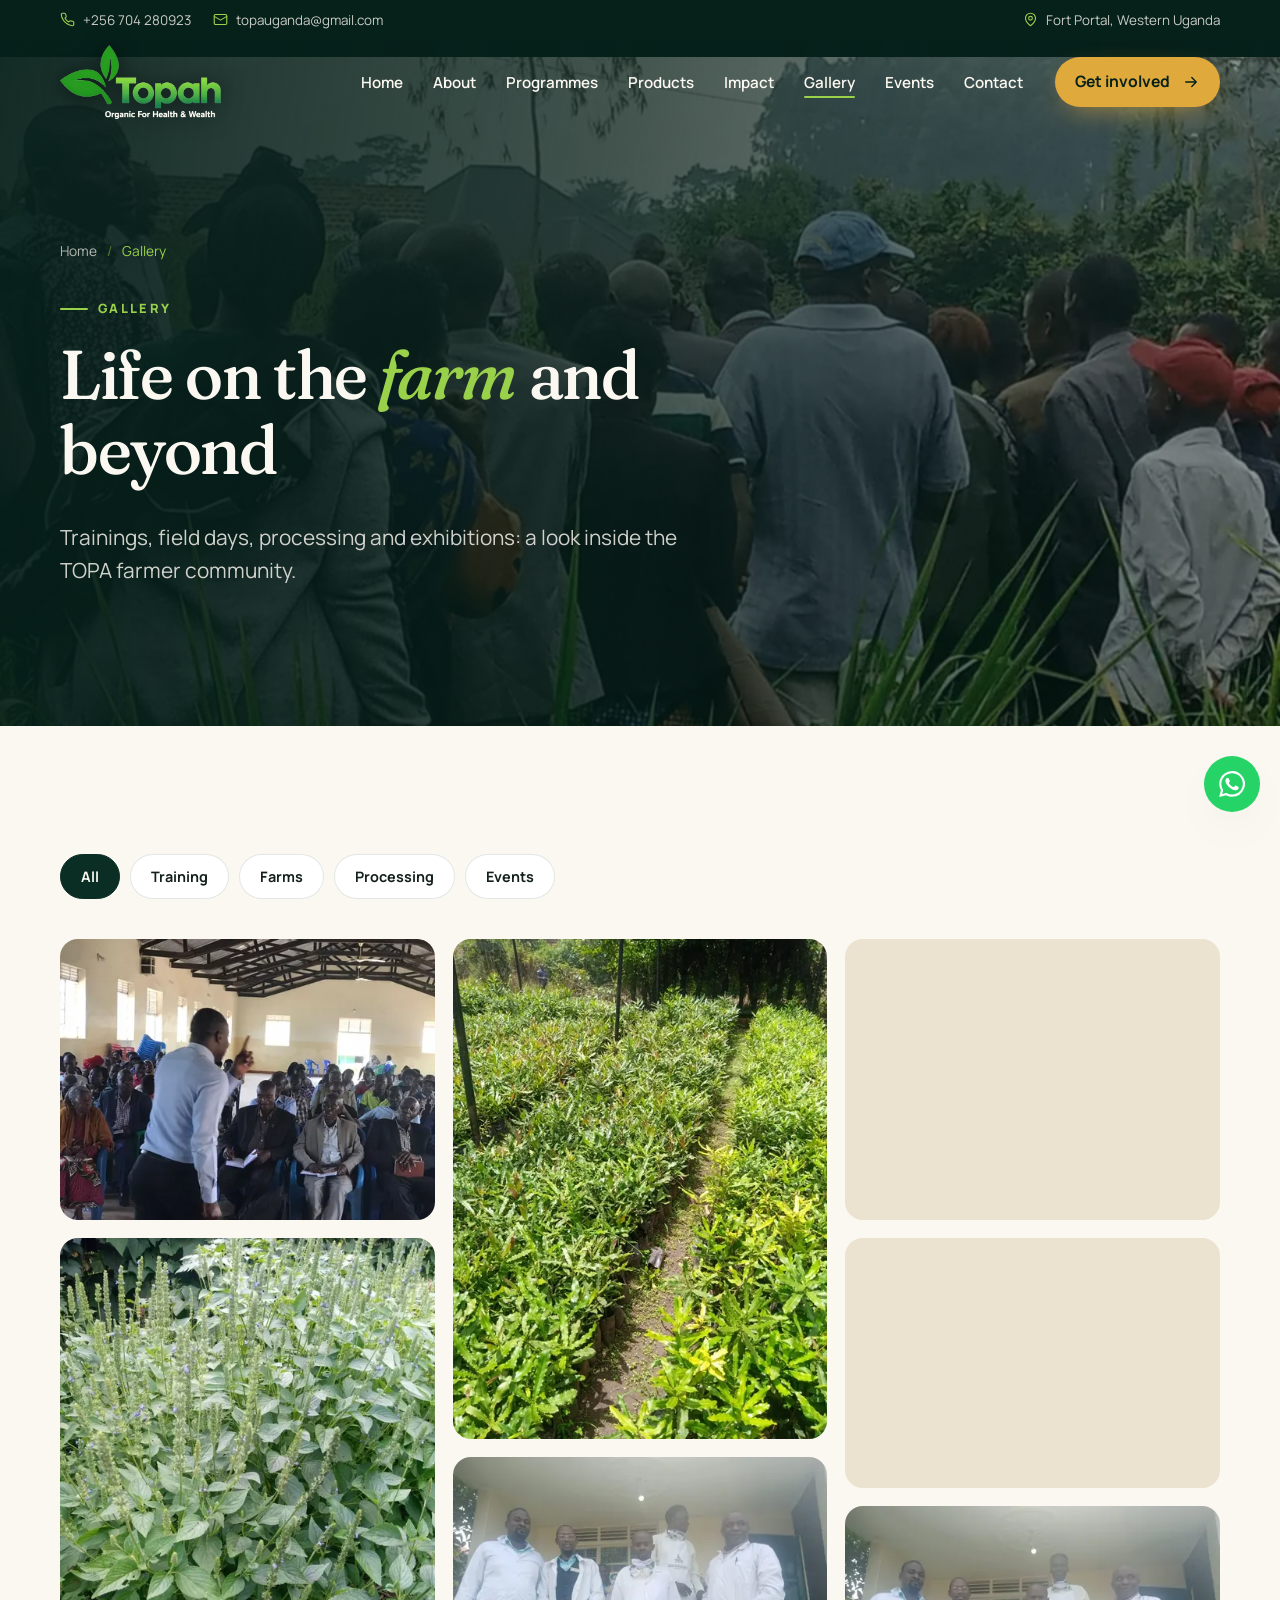
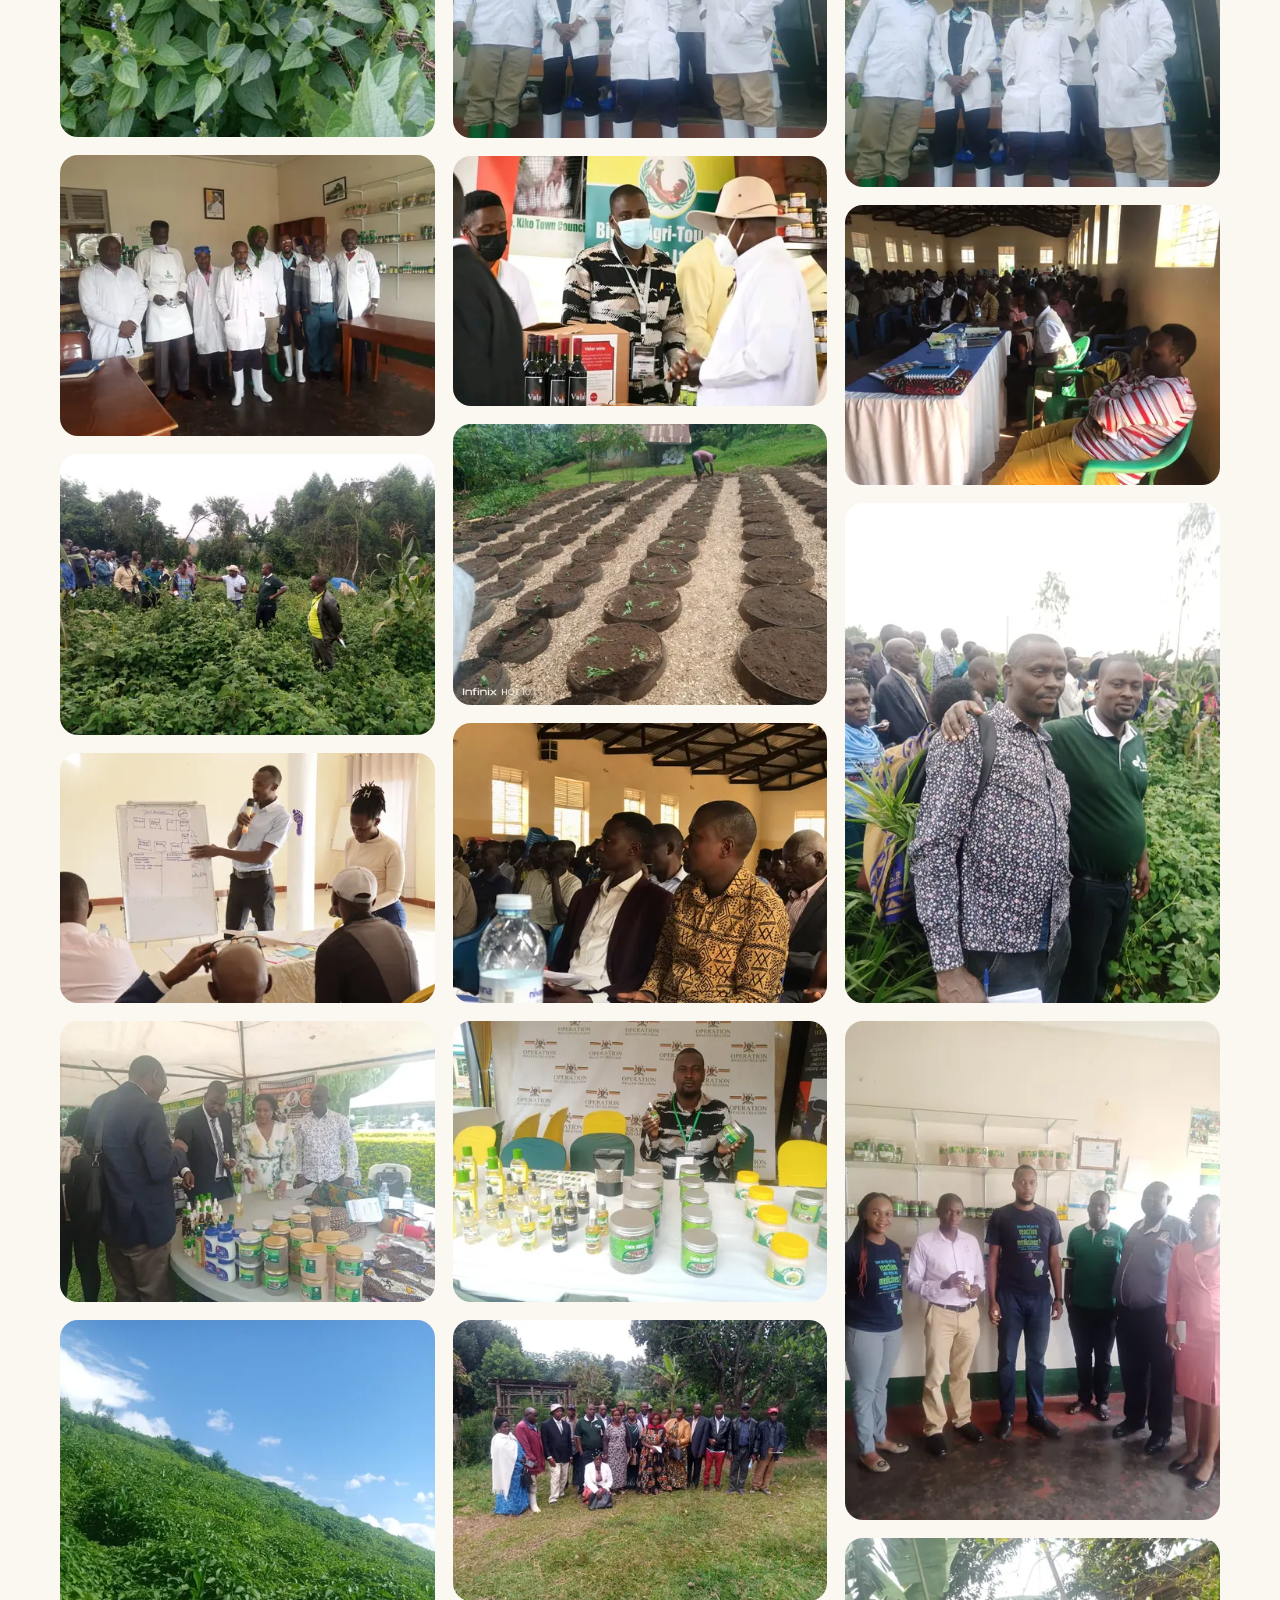
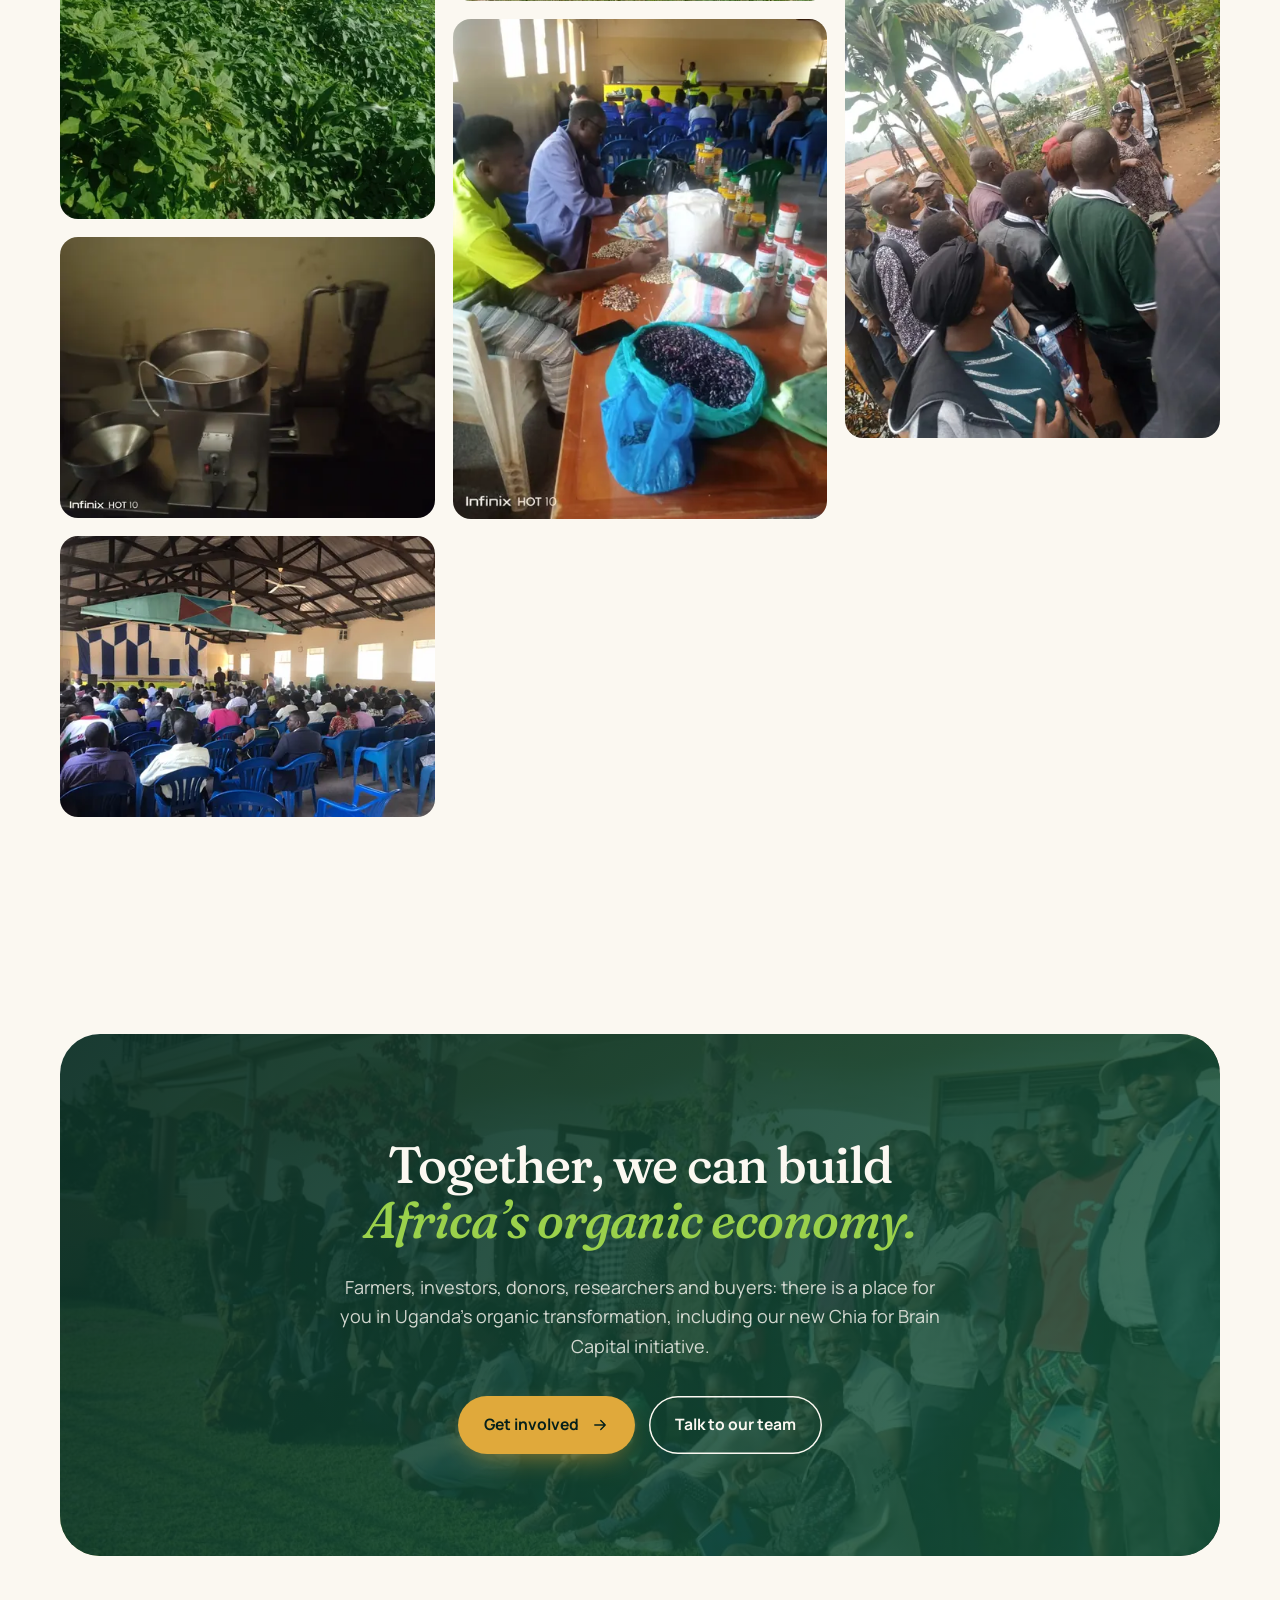
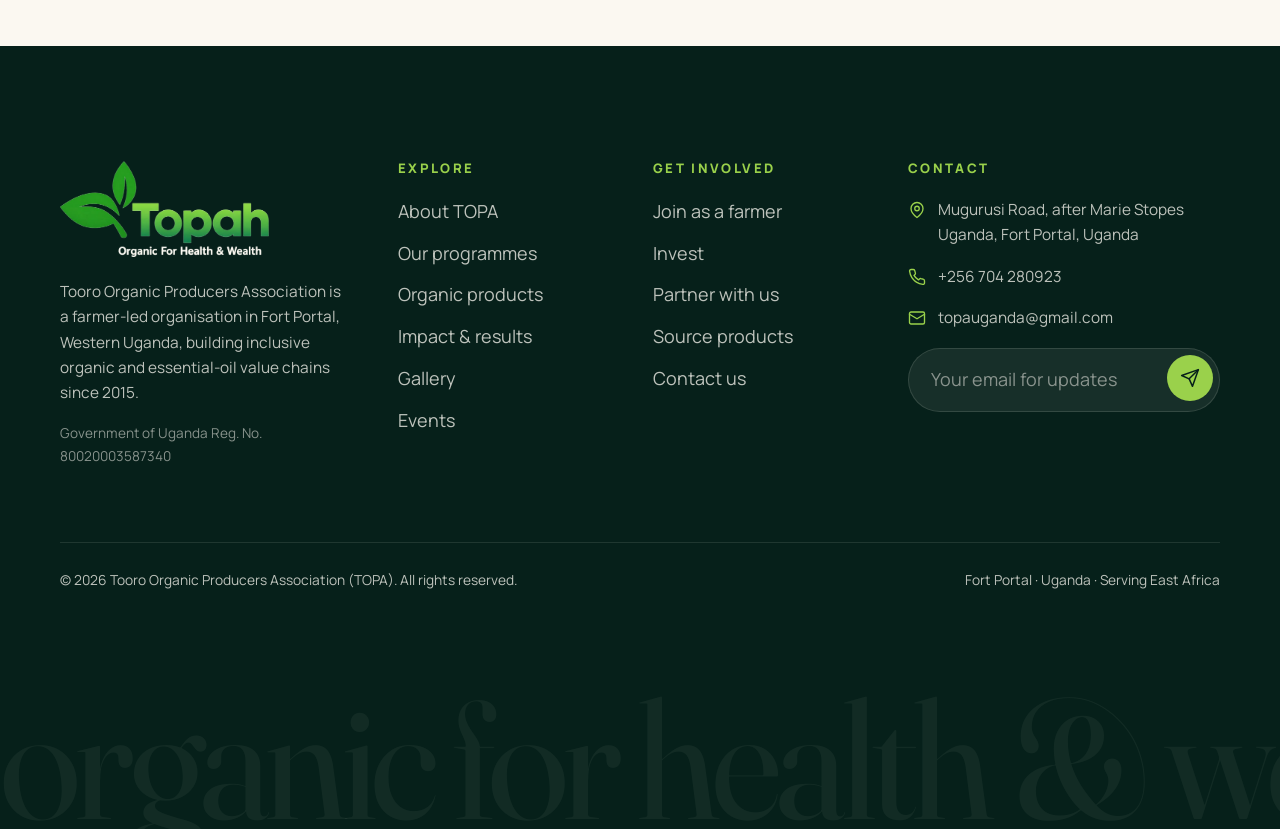
<file: gallery.html>
<!doctype html>
<html lang="en" class="no-js">
<head>
<meta charset="utf-8">
<meta name="viewport" content="width=device-width, initial-scale=1, viewport-fit=cover">
<title>Gallery | TOPA Organic Farmers, Trainings &amp; Processing in Uganda</title>
<meta name="description" content="Photos from Tooro Organic Producers Association: farmer trainings in Fort Portal and Kabarole, organic chia and herb farms, essential-oil processing and product exhibitions.">
<link rel="canonical" href="https://topaorganicuganda.org/gallery.html">
<meta name="robots" content="index, follow, max-image-preview:large">
<meta name="theme-color" content="#0b2e24">
<meta name="author" content="Tooro Organic Producers Association">
<meta name="geo.region" content="UG-W">
<meta name="geo.placename" content="Fort Portal">
<meta property="og:type" content="website">
<meta property="og:site_name" content="TOPA Uganda">
<meta property="og:locale" content="en_UG">
<meta property="og:title" content="Gallery | TOPA Organic Farmers, Trainings &amp; Processing in Uganda">
<meta property="og:description" content="Photos from Tooro Organic Producers Association: farmer trainings in Fort Portal and Kabarole, organic chia and herb farms, essential-oil processing and product exhibitions.">
<meta property="og:url" content="https://topaorganicuganda.org/gallery.html">
<meta property="og:image" content="https://topaorganicuganda.org/assets/img/farmers-field-day-rwenzori.jpg">
<meta property="og:image:alt" content="Gallery | TOPA Organic Farmers, Trainings &amp; Processing in Uganda">
<meta name="twitter:card" content="summary_large_image">
<meta name="twitter:title" content="Gallery | TOPA Organic Farmers, Trainings &amp; Processing in Uganda">
<meta name="twitter:description" content="Photos from Tooro Organic Producers Association: farmer trainings in Fort Portal and Kabarole, organic chia and herb farms, essential-oil processing and product exhibitions.">
<meta name="twitter:image" content="https://topaorganicuganda.org/assets/img/farmers-field-day-rwenzori.jpg">
<link rel="icon" href="assets/img/icon-32.png" sizes="32x32" type="image/png">
<link rel="apple-touch-icon" href="assets/img/icon-180.png">
<link rel="manifest" href="site.webmanifest">
<link rel="preconnect" href="https://fonts.googleapis.com">
<link rel="preconnect" href="https://fonts.gstatic.com" crossorigin>
<link rel="stylesheet" href="https://fonts.googleapis.com/css2?family=Fraunces:ital,opsz,wght@0,9..144,400..700;1,9..144,400..600&family=Manrope:wght@400..800&display=swap">

<link rel="stylesheet" href="assets/css/style.css?v=2026-11-25">
<script type="application/ld+json">{"@context":"https://schema.org","@graph":[{"@type":"NGO","@id":"https://topaorganicuganda.org/#organization","name":"Tooro Organic Producers Association","alternateName":["TOPA","TOPA Uganda","Topa Organic Uganda"],"url":"https://topaorganicuganda.org/","logo":"https://topaorganicuganda.org/assets/img/icon-512.png","image":"https://topaorganicuganda.org/assets/img/og-image.jpg","description":"Farmer-led organisation in Western Uganda advancing organic production, climate-smart agriculture, essential oils and value-added herbal and nutrition products.","slogan":"Organic for Health & Wealth","foundingDate":"2015","founder":{"@type":"Person","name":"Dr. Willy Businge Araali"},"email":"topauganda@gmail.com","telephone":"+256704280923","address":{"@type":"PostalAddress","streetAddress":"Mugurusi Road (after Marie Stopes Uganda)","addressLocality":"Fort Portal","addressRegion":"Western Region","addressCountry":"UG"},"areaServed":[{"@type":"Country","name":"Uganda"},{"@type":"Place","name":"East Africa"}],"identifier":{"@type":"PropertyValue","name":"Uganda Registration Number","value":"80020003587340"},"knowsAbout":["Organic farming","Climate-smart agriculture","Essential oils","Chia seeds","Value addition","Community nutrition"],"contactPoint":{"@type":"ContactPoint","telephone":"+256704280923","email":"topauganda@gmail.com","contactType":"customer support","areaServed":"UG","availableLanguage":["English","Rutooro"]}},{"@type":"WebSite","@id":"https://topaorganicuganda.org/#website","url":"https://topaorganicuganda.org/","name":"TOPA Uganda","publisher":{"@id":"https://topaorganicuganda.org/#organization"},"inLanguage":"en"},{"@type":"WebPage","@id":"https://topaorganicuganda.org/gallery.html#webpage","url":"https://topaorganicuganda.org/gallery.html","name":"Gallery | TOPA Organic Farmers, Trainings & Processing in Uganda","description":"Photos from Tooro Organic Producers Association: farmer trainings in Fort Portal and Kabarole, organic chia and herb farms, essential-oil processing and product exhibitions.","isPartOf":{"@id":"https://topaorganicuganda.org/#website"},"about":{"@id":"https://topaorganicuganda.org/#organization"},"primaryImageOfPage":"https://topaorganicuganda.org/assets/img/farmers-field-day-rwenzori.jpg","dateModified":"2026-11-25"},{"@type":"BreadcrumbList","itemListElement":[{"@type":"ListItem","position":1,"name":"Home","item":"https://topaorganicuganda.org/"},{"@type":"ListItem","position":2,"name":"Gallery","item":"https://topaorganicuganda.org/gallery.html"}]}]}</script>
</head>
<body>
<a class="skip-link" href="#main">Skip to content</a>

<div class="scroll-bar" aria-hidden="true"></div>

<div class="topbar">
  <div class="container">
    <div class="topbar__left">
      <a href="tel:+256704280923"><svg viewBox="0 0 24 24" fill="none" stroke="currentColor" stroke-width="1.8" stroke-linecap="round" stroke-linejoin="round" aria-hidden="true"><path d="M22 16.9v3a2 2 0 0 1-2.2 2 19.8 19.8 0 0 1-8.6-3.1 19.5 19.5 0 0 1-6-6A19.8 19.8 0 0 1 2.1 4.2 2 2 0 0 1 4.1 2h3a2 2 0 0 1 2 1.7c.1 1 .4 1.9.7 2.8a2 2 0 0 1-.5 2.1L8 9.9a16 16 0 0 0 6 6l1.3-1.3a2 2 0 0 1 2.1-.4c.9.3 1.8.6 2.8.7a2 2 0 0 1 1.7 2z"/></svg><span>+256 704 280923</span></a>
      <a href="mailto:topauganda@gmail.com"><svg viewBox="0 0 24 24" fill="none" stroke="currentColor" stroke-width="1.8" stroke-linecap="round" stroke-linejoin="round" aria-hidden="true"><rect x="2" y="4" width="20" height="16" rx="2"/><path d="m22 7-10 6L2 7"/></svg><span>topauganda@gmail.com</span></a>
    </div>
    <div class="topbar__right">
      <span style="display:inline-flex;gap:8px;align-items:center"><svg viewBox="0 0 24 24" fill="none" stroke="currentColor" stroke-width="1.8" stroke-linecap="round" stroke-linejoin="round" aria-hidden="true"><path d="M20 10c0 6-8 12-8 12S4 16 4 10a8 8 0 0 1 16 0z"/><circle cx="12" cy="10" r="3"/></svg>Fort Portal, Western Uganda</span>
    </div>
  </div>
</div>
<header class="header header--overlay" id="top">
  <div class="container header__inner">
    <a href="index.html" class="logo"><img class="logo__img logo__img--dark" src="assets/img/brand/logo-topah.png" alt="Topah: Organic For Health &amp; Wealth (Tooro Organic Producers Association) home" width="560" height="257"><img class="logo__img logo__img--light" src="assets/img/brand/logo-topah-light.png" alt="" width="560" height="257"></a>
    <button class="menu-toggle" aria-label="Open menu" aria-expanded="false" aria-controls="site-nav"><span></span><span></span><span></span></button>
    <nav class="nav" id="site-nav" aria-label="Main">
      <ul class="nav__list"><li><a class="nav__link" href="index.html">Home</a></li><li><a class="nav__link" href="about.html">About</a></li><li><a class="nav__link" href="programmes.html">Programmes</a></li><li><a class="nav__link" href="products.html">Products</a></li><li><a class="nav__link" href="impact.html">Impact</a></li><li><a class="nav__link" href="gallery.html" aria-current="page">Gallery</a></li><li><a class="nav__link" href="events.html">Events</a></li><li><a class="nav__link" href="contact.html">Contact</a></li></ul>
      <a class="btn btn--gold nav__cta" href="get-involved.html">Get involved <svg viewBox="0 0 24 24" fill="none" stroke="currentColor" stroke-width="1.8" stroke-linecap="round" stroke-linejoin="round" aria-hidden="true"><path d="M5 12h14M13 6l6 6-6 6"/></svg></a>
    </nav>
  </div>
</header>
<main id="main">

<section class="page-hero">
  <div class="page-hero__bg"><img src="assets/img/farmers-field-day-rwenzori-960.webp" srcset="assets/img/farmers-field-day-rwenzori-480.webp 480w, assets/img/farmers-field-day-rwenzori-960.webp 960w" sizes="100vw" alt="Farmers at a field day" width="960" height="720" decoding="async" fetchpriority="high" data-parallax="0.25"></div>
  <div class="container">
    <nav aria-label="Breadcrumb"><ol class="breadcrumb fade-up-load"><li><a href="index.html">Home</a></li><li aria-current="page">Gallery</li></ol></nav>
    <p class="eyebrow fade-up-load d1" style="color:var(--lime-400)">Gallery</p>
    <h1><span class="split-line"><span>Life on the <em class="accent">farm</em> and beyond</span></span></h1>
    <p class="lead fade-up-load d2">Trainings, field days, processing and exhibitions: a look inside the TOPA farmer community.</p>
  </div>
</section>
<section class="section">
  <div class="container">
    <div class="filters" data-filter-group="#gallery-grid" role="group" aria-label="Filter photos">
      <button class="filter-btn is-active" data-filter="all" aria-pressed="true">All</button>
      <button class="filter-btn" data-filter="training" aria-pressed="false">Training</button>
      <button class="filter-btn" data-filter="farms" aria-pressed="false">Farms</button>
      <button class="filter-btn" data-filter="processing" aria-pressed="false">Processing</button>
      <button class="filter-btn" data-filter="events" aria-pressed="false">Events</button>
    </div>
    <div class="masonry" id="gallery-grid">
      <figure class="masonry__item reveal" data-cat="training" data-lightbox="assets/img/farmer-training-fort-portal-2024-960.webp" data-caption="Farmer training session in Fort Portal, 2024" tabindex="0" role="button" aria-label="Open image: Farmer training session in Fort Portal, 2024" style="margin:0 0 18px">
        <img src="assets/img/farmer-training-fort-portal-2024-960.webp" srcset="assets/img/farmer-training-fort-portal-2024-480.webp 480w, assets/img/farmer-training-fort-portal-2024-960.webp 960w" sizes="(max-width: 640px) 100vw, 33vw" alt="Farmer training session in Fort Portal, 2024" width="960" height="718" decoding="async" loading="lazy">
        <figcaption>Farmer training session in Fort Portal, 2024</figcaption>
      </figure>
      <figure class="masonry__item reveal" data-cat="farms" data-lightbox="assets/img/chia-crop-flowering-480.webp" data-caption="Chia crop in full flower on a TOPA member farm" tabindex="0" role="button" aria-label="Open image: Chia crop in full flower on a TOPA member farm" style="margin:0 0 18px">
        <img src="assets/img/chia-crop-flowering-480.webp" srcset="assets/img/chia-crop-flowering-480.webp 480w" sizes="(max-width: 640px) 100vw, 33vw" alt="Chia crop in full flower on a TOPA member farm" width="480" height="640" decoding="async" loading="lazy">
        <figcaption>Chia crop in full flower on a TOPA member farm</figcaption>
      </figure>
      <figure class="masonry__item reveal" data-cat="processing" data-lightbox="assets/img/topa-processing-facility-team-960.webp" data-caption="TOPA value-addition team at the processing facility" tabindex="0" role="button" aria-label="Open image: TOPA value-addition team at the processing facility" style="margin:0 0 18px">
        <img src="assets/img/topa-processing-facility-team-960.webp" srcset="assets/img/topa-processing-facility-team-480.webp 480w, assets/img/topa-processing-facility-team-960.webp 960w" sizes="(max-width: 640px) 100vw, 33vw" alt="TOPA value-addition team at the processing facility" width="960" height="720" decoding="async" loading="lazy">
        <figcaption>TOPA value-addition team at the processing facility</figcaption>
      </figure>
      <figure class="masonry__item reveal" data-cat="farms" data-lightbox="assets/img/farmers-field-visit-organic-garden-960.webp" data-caption="Farmers on a field visit to an organic demonstration garden" tabindex="0" role="button" aria-label="Open image: Farmers on a field visit to an organic demonstration garden" style="margin:0 0 18px">
        <img src="assets/img/farmers-field-visit-organic-garden-960.webp" srcset="assets/img/farmers-field-visit-organic-garden-480.webp 480w, assets/img/farmers-field-visit-organic-garden-960.webp 960w" sizes="(max-width: 640px) 100vw, 33vw" alt="Farmers on a field visit to an organic demonstration garden" width="960" height="720" decoding="async" loading="lazy">
        <figcaption>Farmers on a field visit to an organic demonstration garden</figcaption>
      </figure>
      <figure class="masonry__item reveal" data-cat="training" data-lightbox="assets/img/training-of-trainers-kabarole-2025-960.webp" data-caption="Training of trainers in Kabarole, 2025" tabindex="0" role="button" aria-label="Open image: Training of trainers in Kabarole, 2025" style="margin:0 0 18px">
        <img src="assets/img/training-of-trainers-kabarole-2025-960.webp" srcset="assets/img/training-of-trainers-kabarole-2025-480.webp 480w, assets/img/training-of-trainers-kabarole-2025-960.webp 960w" sizes="(max-width: 640px) 100vw, 33vw" alt="Training of trainers in Kabarole, 2025" width="960" height="640" decoding="async" loading="lazy">
        <figcaption>Training of trainers in Kabarole, 2025</figcaption>
      </figure>
      <figure class="masonry__item reveal" data-cat="events" data-lightbox="assets/img/topa-products-exhibition-stand-960.webp" data-caption="TOPA organic products on show at an exhibition" tabindex="0" role="button" aria-label="Open image: TOPA organic products on show at an exhibition" style="margin:0 0 18px">
        <img src="assets/img/topa-products-exhibition-stand-960.webp" srcset="assets/img/topa-products-exhibition-stand-480.webp 480w, assets/img/topa-products-exhibition-stand-960.webp 960w" sizes="(max-width: 640px) 100vw, 33vw" alt="TOPA organic products on show at an exhibition" width="960" height="720" decoding="async" loading="lazy">
        <figcaption>TOPA organic products on show at an exhibition</figcaption>
      </figure>
      <figure class="masonry__item reveal" data-cat="farms" data-lightbox="assets/img/organic-hillside-farm-tooro-480.webp" data-caption="Organic crops on a hillside farm in Tooro" tabindex="0" role="button" aria-label="Open image: Organic crops on a hillside farm in Tooro" style="margin:0 0 18px">
        <img src="assets/img/organic-hillside-farm-tooro-480.webp" srcset="assets/img/organic-hillside-farm-tooro-480.webp 480w" sizes="(max-width: 640px) 100vw, 33vw" alt="Organic crops on a hillside farm in Tooro" width="480" height="640" decoding="async" loading="lazy">
        <figcaption>Organic crops on a hillside farm in Tooro</figcaption>
      </figure>
      <figure class="masonry__item reveal" data-cat="processing" data-lightbox="assets/img/essential-oil-processing-equipment-960.webp" data-caption="Essential oil processing equipment" tabindex="0" role="button" aria-label="Open image: Essential oil processing equipment" style="margin:0 0 18px">
        <img src="assets/img/essential-oil-processing-equipment-960.webp" srcset="assets/img/essential-oil-processing-equipment-480.webp 480w, assets/img/essential-oil-processing-equipment-960.webp 960w" sizes="(max-width: 640px) 100vw, 33vw" alt="Essential oil processing equipment" width="960" height="720" decoding="async" loading="lazy">
        <figcaption>Essential oil processing equipment</figcaption>
      </figure>
      <figure class="masonry__item reveal" data-cat="training" data-lightbox="assets/img/farmers-assembly-training-960.webp" data-caption="Farmers' assembly and training day" tabindex="0" role="button" aria-label="Open image: Farmers' assembly and training day" style="margin:0 0 18px">
        <img src="assets/img/farmers-assembly-training-960.webp" srcset="assets/img/farmers-assembly-training-480.webp 480w, assets/img/farmers-assembly-training-960.webp 960w" sizes="(max-width: 640px) 100vw, 33vw" alt="Farmers' assembly and training day" width="960" height="718" decoding="async" loading="lazy">
        <figcaption>Farmers' assembly and training day</figcaption>
      </figure>
      <figure class="masonry__item reveal" data-cat="farms" data-lightbox="assets/img/herb-seedlings-rows-480.webp" data-caption="Rows of herb seedlings ready for transplanting" tabindex="0" role="button" aria-label="Open image: Rows of herb seedlings ready for transplanting" style="margin:0 0 18px">
        <img src="assets/img/herb-seedlings-rows-480.webp" srcset="assets/img/herb-seedlings-rows-480.webp 480w" sizes="(max-width: 640px) 100vw, 33vw" alt="Rows of herb seedlings ready for transplanting" width="480" height="640" decoding="async" loading="lazy">
        <figcaption>Rows of herb seedlings ready for transplanting</figcaption>
      </figure>
      <figure class="masonry__item reveal" data-cat="processing" data-lightbox="assets/img/processing-team-lab-coats-960.webp" data-caption="Processing team in protective clothing" tabindex="0" role="button" aria-label="Open image: Processing team in protective clothing" style="margin:0 0 18px">
        <img src="assets/img/processing-team-lab-coats-960.webp" srcset="assets/img/processing-team-lab-coats-480.webp 480w, assets/img/processing-team-lab-coats-960.webp 960w" sizes="(max-width: 640px) 100vw, 33vw" alt="Processing team in protective clothing" width="960" height="720" decoding="async" loading="lazy">
        <figcaption>Processing team in protective clothing</figcaption>
      </figure>
      <figure class="masonry__item reveal" data-cat="events" data-lightbox="assets/img/agri-expo-showcase-960.webp" data-caption="Showcasing TOPA products at an agricultural expo" tabindex="0" role="button" aria-label="Open image: Showcasing TOPA products at an agricultural expo" style="margin:0 0 18px">
        <img src="assets/img/agri-expo-showcase-960.webp" srcset="assets/img/agri-expo-showcase-480.webp 480w, assets/img/agri-expo-showcase-960.webp 960w" sizes="(max-width: 640px) 100vw, 33vw" alt="Showcasing TOPA products at an agricultural expo" width="960" height="640" decoding="async" loading="lazy">
        <figcaption>Showcasing TOPA products at an agricultural expo</figcaption>
      </figure>
      <figure class="masonry__item reveal" data-cat="farms" data-lightbox="assets/img/organic-nursery-beds-960.webp" data-caption="Organic nursery beds prepared by farmers" tabindex="0" role="button" aria-label="Open image: Organic nursery beds prepared by farmers" style="margin:0 0 18px">
        <img src="assets/img/organic-nursery-beds-960.webp" srcset="assets/img/organic-nursery-beds-480.webp 480w, assets/img/organic-nursery-beds-960.webp 960w" sizes="(max-width: 640px) 100vw, 33vw" alt="Organic nursery beds prepared by farmers" width="960" height="720" decoding="async" loading="lazy">
        <figcaption>Organic nursery beds prepared by farmers</figcaption>
      </figure>
      <figure class="masonry__item reveal" data-cat="training" data-lightbox="assets/img/training-session-hall-960.webp" data-caption="Farmers and stakeholders at a training session" tabindex="0" role="button" aria-label="Open image: Farmers and stakeholders at a training session" style="margin:0 0 18px">
        <img src="assets/img/training-session-hall-960.webp" srcset="assets/img/training-session-hall-480.webp 480w, assets/img/training-session-hall-960.webp 960w" sizes="(max-width: 640px) 100vw, 33vw" alt="Farmers and stakeholders at a training session" width="960" height="718" decoding="async" loading="lazy">
        <figcaption>Farmers and stakeholders at a training session</figcaption>
      </figure>
      <figure class="masonry__item reveal" data-cat="events" data-lightbox="assets/img/topa-organic-product-display-960.webp" data-caption="Display of TOPA organic oils and powders" tabindex="0" role="button" aria-label="Open image: Display of TOPA organic oils and powders" style="margin:0 0 18px">
        <img src="assets/img/topa-organic-product-display-960.webp" srcset="assets/img/topa-organic-product-display-480.webp 480w, assets/img/topa-organic-product-display-960.webp 960w" sizes="(max-width: 640px) 100vw, 33vw" alt="Display of TOPA organic oils and powders" width="960" height="720" decoding="async" loading="lazy">
        <figcaption>Display of TOPA organic oils and powders</figcaption>
      </figure>
      <figure class="masonry__item reveal" data-cat="training" data-lightbox="assets/img/farmer-group-field-meeting-960.webp" data-caption="Farmer group meeting outdoors" tabindex="0" role="button" aria-label="Open image: Farmer group meeting outdoors" style="margin:0 0 18px">
        <img src="assets/img/farmer-group-field-meeting-960.webp" srcset="assets/img/farmer-group-field-meeting-480.webp 480w, assets/img/farmer-group-field-meeting-960.webp 960w" sizes="(max-width: 640px) 100vw, 33vw" alt="Farmer group meeting outdoors" width="960" height="720" decoding="async" loading="lazy">
        <figcaption>Farmer group meeting outdoors</figcaption>
      </figure>
      <figure class="masonry__item reveal" data-cat="processing" data-lightbox="assets/img/seed-sorting-farmers-480.webp" data-caption="Farmers sorting and grading seeds" tabindex="0" role="button" aria-label="Open image: Farmers sorting and grading seeds" style="margin:0 0 18px">
        <img src="assets/img/seed-sorting-farmers-480.webp" srcset="assets/img/seed-sorting-farmers-480.webp 480w" sizes="(max-width: 640px) 100vw, 33vw" alt="Farmers sorting and grading seeds" width="480" height="641" decoding="async" loading="lazy">
        <figcaption>Farmers sorting and grading seeds</figcaption>
      </figure>
      <figure class="masonry__item reveal" data-cat="farms" data-lightbox="assets/img/farmers-field-day-rwenzori-960.webp" data-caption="Field day with farmers in the Rwenzori region" tabindex="0" role="button" aria-label="Open image: Field day with farmers in the Rwenzori region" style="margin:0 0 18px">
        <img src="assets/img/farmers-field-day-rwenzori-960.webp" srcset="assets/img/farmers-field-day-rwenzori-480.webp 480w, assets/img/farmers-field-day-rwenzori-960.webp 960w" sizes="(max-width: 640px) 100vw, 33vw" alt="Field day with farmers in the Rwenzori region" width="960" height="720" decoding="async" loading="lazy">
        <figcaption>Field day with farmers in the Rwenzori region</figcaption>
      </figure>
      <figure class="masonry__item reveal" data-cat="training" data-lightbox="assets/img/training-of-trainers-group-photo-960.webp" data-caption="Group photo after a training of trainers" tabindex="0" role="button" aria-label="Open image: Group photo after a training of trainers" style="margin:0 0 18px">
        <img src="assets/img/training-of-trainers-group-photo-960.webp" srcset="assets/img/training-of-trainers-group-photo-480.webp 480w, assets/img/training-of-trainers-group-photo-960.webp 960w" sizes="(max-width: 640px) 100vw, 33vw" alt="Group photo after a training of trainers" width="960" height="640" decoding="async" loading="lazy">
        <figcaption>Group photo after a training of trainers</figcaption>
      </figure>
      <figure class="masonry__item reveal" data-cat="processing" data-lightbox="assets/img/value-addition-team-960.webp" data-caption="Value-addition team members" tabindex="0" role="button" aria-label="Open image: Value-addition team members" style="margin:0 0 18px">
        <img src="assets/img/value-addition-team-960.webp" srcset="assets/img/value-addition-team-480.webp 480w, assets/img/value-addition-team-960.webp 960w" sizes="(max-width: 640px) 100vw, 33vw" alt="Value-addition team members" width="960" height="720" decoding="async" loading="lazy">
        <figcaption>Value-addition team members</figcaption>
      </figure>
      <figure class="masonry__item reveal" data-cat="events" data-lightbox="assets/img/stakeholder-meeting-fort-portal-960.webp" data-caption="Stakeholder meeting in Fort Portal" tabindex="0" role="button" aria-label="Open image: Stakeholder meeting in Fort Portal" style="margin:0 0 18px">
        <img src="assets/img/stakeholder-meeting-fort-portal-960.webp" srcset="assets/img/stakeholder-meeting-fort-portal-480.webp 480w, assets/img/stakeholder-meeting-fort-portal-960.webp 960w" sizes="(max-width: 640px) 100vw, 33vw" alt="Stakeholder meeting in Fort Portal" width="960" height="718" decoding="async" loading="lazy">
        <figcaption>Stakeholder meeting in Fort Portal</figcaption>
      </figure>
      <figure class="masonry__item reveal" data-cat="farms" data-lightbox="assets/img/field-demonstration-visit-480.webp" data-caption="Field demonstration visit" tabindex="0" role="button" aria-label="Open image: Field demonstration visit" style="margin:0 0 18px">
        <img src="assets/img/field-demonstration-visit-480.webp" srcset="assets/img/field-demonstration-visit-480.webp 480w" sizes="(max-width: 640px) 100vw, 33vw" alt="Field demonstration visit" width="480" height="640" decoding="async" loading="lazy">
        <figcaption>Field demonstration visit</figcaption>
      </figure>
      <figure class="masonry__item reveal" data-cat="events" data-lightbox="assets/img/topa-shop-visit-480.webp" data-caption="Visitors at the TOPA products shop" tabindex="0" role="button" aria-label="Open image: Visitors at the TOPA products shop" style="margin:0 0 18px">
        <img src="assets/img/topa-shop-visit-480.webp" srcset="assets/img/topa-shop-visit-480.webp 480w" sizes="(max-width: 640px) 100vw, 33vw" alt="Visitors at the TOPA products shop" width="480" height="640" decoding="async" loading="lazy">
        <figcaption>Visitors at the TOPA products shop</figcaption>
      </figure>
      <figure class="masonry__item reveal" data-cat="farms" data-lightbox="assets/img/farmers-learning-visit-banana-farm-480.webp" data-caption="Farmers on a learning visit to a banana farm" tabindex="0" role="button" aria-label="Open image: Farmers on a learning visit to a banana farm" style="margin:0 0 18px">
        <img src="assets/img/farmers-learning-visit-banana-farm-480.webp" srcset="assets/img/farmers-learning-visit-banana-farm-480.webp 480w" sizes="(max-width: 640px) 100vw, 33vw" alt="Farmers on a learning visit to a banana farm" width="480" height="640" decoding="async" loading="lazy">
        <figcaption>Farmers on a learning visit to a banana farm</figcaption>
      </figure></div>
  </div>
</section>
<script>document.addEventListener("keydown",function(e){if((e.key==="Enter"||e.key===" ")&&e.target.matches&&e.target.matches(".masonry__item")){e.preventDefault();e.target.click();}});</script>

<section class="section--tight">
  <div class="container">
    <div class="cta reveal reveal--scale">
      <img src="assets/img/training-of-trainers-group-photo-960.webp" srcset="assets/img/training-of-trainers-group-photo-480.webp 480w, assets/img/training-of-trainers-group-photo-960.webp 960w" sizes="(max-width: 1240px) 100vw, 1240px" alt="" width="960" height="640" decoding="async" loading="lazy">
      <h2>Together, we can build <em class="accent">Africa’s organic economy.</em></h2>
      <p>Farmers, investors, donors, researchers and buyers: there is a place for you in Uganda’s organic transformation, including our new Chia for Brain Capital initiative.</p>
      <div class="btn-row">
        <a class="btn btn--gold" href="get-involved.html">Get involved <svg viewBox="0 0 24 24" fill="none" stroke="currentColor" stroke-width="1.8" stroke-linecap="round" stroke-linejoin="round" aria-hidden="true"><path d="M5 12h14M13 6l6 6-6 6"/></svg></a>
        <a class="btn btn--ghost" href="contact.html">Talk to our team</a>
      </div>
    </div>
  </div>
</section>
</main>

<footer class="footer">
  <div class="container">
    <div class="footer__grid">
      <div>
        <a href="index.html" class="logo logo--light"><img class="logo__img logo__img--light" src="assets/img/brand/logo-topah-light.png" alt="Topah: Organic For Health &amp; Wealth (Tooro Organic Producers Association) home" width="560" height="257"></a>
        <p class="footer__about">Tooro Organic Producers Association is a farmer-led organisation in Fort Portal, Western Uganda, building inclusive organic and essential-oil value chains since 2015.</p>
        <p style="font-size:.85rem;opacity:.7">Government of Uganda Reg. No. 80020003587340</p>
      </div>
      <div>
        <h2>Explore</h2>
        <ul class="footer__links">
          <li><a href="about.html">About TOPA</a></li>
          <li><a href="programmes.html">Our programmes</a></li>
          <li><a href="products.html">Organic products</a></li>
          <li><a href="impact.html">Impact &amp; results</a></li>
          <li><a href="gallery.html">Gallery</a></li>
          <li><a href="events.html">Events</a></li>
        </ul>
      </div>
      <div>
        <h2>Get involved</h2>
        <ul class="footer__links">
          <li><a href="get-involved.html#farmers">Join as a farmer</a></li>
          <li><a href="get-involved.html#investors">Invest</a></li>
          <li><a href="get-involved.html#partners">Partner with us</a></li>
          <li><a href="get-involved.html#buyers">Source products</a></li>
          <li><a href="contact.html">Contact us</a></li>
        </ul>
      </div>
      <div>
        <h2>Contact</h2>
        <ul class="footer__contact">
          <li><svg viewBox="0 0 24 24" fill="none" stroke="currentColor" stroke-width="1.8" stroke-linecap="round" stroke-linejoin="round" aria-hidden="true"><path d="M20 10c0 6-8 12-8 12S4 16 4 10a8 8 0 0 1 16 0z"/><circle cx="12" cy="10" r="3"/></svg><span>Mugurusi Road, after Marie Stopes Uganda, Fort Portal, Uganda</span></li>
          <li><svg viewBox="0 0 24 24" fill="none" stroke="currentColor" stroke-width="1.8" stroke-linecap="round" stroke-linejoin="round" aria-hidden="true"><path d="M22 16.9v3a2 2 0 0 1-2.2 2 19.8 19.8 0 0 1-8.6-3.1 19.5 19.5 0 0 1-6-6A19.8 19.8 0 0 1 2.1 4.2 2 2 0 0 1 4.1 2h3a2 2 0 0 1 2 1.7c.1 1 .4 1.9.7 2.8a2 2 0 0 1-.5 2.1L8 9.9a16 16 0 0 0 6 6l1.3-1.3a2 2 0 0 1 2.1-.4c.9.3 1.8.6 2.8.7a2 2 0 0 1 1.7 2z"/></svg><a href="tel:+256704280923">+256 704 280923</a></li>
          <li><svg viewBox="0 0 24 24" fill="none" stroke="currentColor" stroke-width="1.8" stroke-linecap="round" stroke-linejoin="round" aria-hidden="true"><rect x="2" y="4" width="20" height="16" rx="2"/><path d="m22 7-10 6L2 7"/></svg><a href="mailto:topauganda@gmail.com">topauganda@gmail.com</a></li>
        </ul>
        <form class="newsletter" action="contact.php" method="post" data-ajax>
          <input type="hidden" name="form" value="newsletter">
          <input type="hidden" name="subject" value="Newsletter sign-up">
          <label class="sr-only" for="nl-root">Email address</label>
          <input id="nl-root" type="email" name="email" placeholder="Your email for updates" required autocomplete="email">
          <input class="hp" type="text" name="website" tabindex="-1" autocomplete="off" aria-hidden="true">
          <button type="submit" aria-label="Subscribe"><svg viewBox="0 0 24 24" fill="none" stroke="currentColor" stroke-width="1.8" stroke-linecap="round" stroke-linejoin="round" aria-hidden="true"><path d="m22 2-7 20-4-9-9-4z"/><path d="M22 2 11 13"/></svg></button>
          <p class="form-status sr-only" role="status"></p>
        </form>
      </div>
    </div>
    <div class="footer__bottom">
      <span>© <span data-year>2026</span> Tooro Organic Producers Association (TOPA). All rights reserved.</span>
      <span>Fort Portal · Uganda · Serving East Africa</span>
    </div>
  </div>
  <div class="footer__big" aria-hidden="true">organic for health &amp; wealth</div>
</footer>
<div class="fab">
  <a class="fab__wa" href="https://wa.me/256704280923?text=Hello%20TOPA%2C%20I%27d%20like%20to%20know%20more" target="_blank" rel="noopener" aria-label="Chat with TOPA on WhatsApp"><svg viewBox="0 0 24 24" fill="currentColor" aria-hidden="true"><path d="M17.5 14.4c-.3-.1-1.8-.9-2-1-.3-.1-.5-.1-.7.1-.2.3-.8 1-.9 1.2-.2.2-.3.2-.6.1a8.2 8.2 0 0 1-2.4-1.5 9 9 0 0 1-1.7-2.1c-.2-.3 0-.5.1-.6l.4-.5.3-.5v-.5l-1-2.2c-.2-.6-.5-.5-.7-.5h-.6a1.1 1.1 0 0 0-.8.4 3.4 3.4 0 0 0-1 2.5 5.9 5.9 0 0 0 1.2 3.1 13.4 13.4 0 0 0 5.2 4.6c.7.3 1.3.5 1.7.6a4.2 4.2 0 0 0 1.9.1 3.1 3.1 0 0 0 2-1.4 2.5 2.5 0 0 0 .2-1.4c-.1-.1-.3-.2-.6-.3zM12 21.8a9.9 9.9 0 0 1-5-1.4l-.4-.2-3.7 1 1-3.6-.2-.4A9.9 9.9 0 1 1 12 21.8zm8.4-18.3A11.8 11.8 0 0 0 1.8 17.7L.1 24l6.4-1.7a11.8 11.8 0 0 0 5.6 1.4A11.8 11.8 0 0 0 20.4 3.5z"/></svg></a>
  <button class="fab__top" aria-label="Back to top"><svg class="progress-ring" viewBox="0 0 56 56" aria-hidden="true"><circle cx="28" cy="28" r="26"/></svg><svg viewBox="0 0 24 24" fill="none" stroke="currentColor" stroke-width="1.8" stroke-linecap="round" stroke-linejoin="round" aria-hidden="true"><path d="M12 19V5M5 12l7-7 7 7"/></svg></button>
</div>
<script src="assets/js/main.js?v=2026-11-25" defer></script>
</body>
</html>
</file>
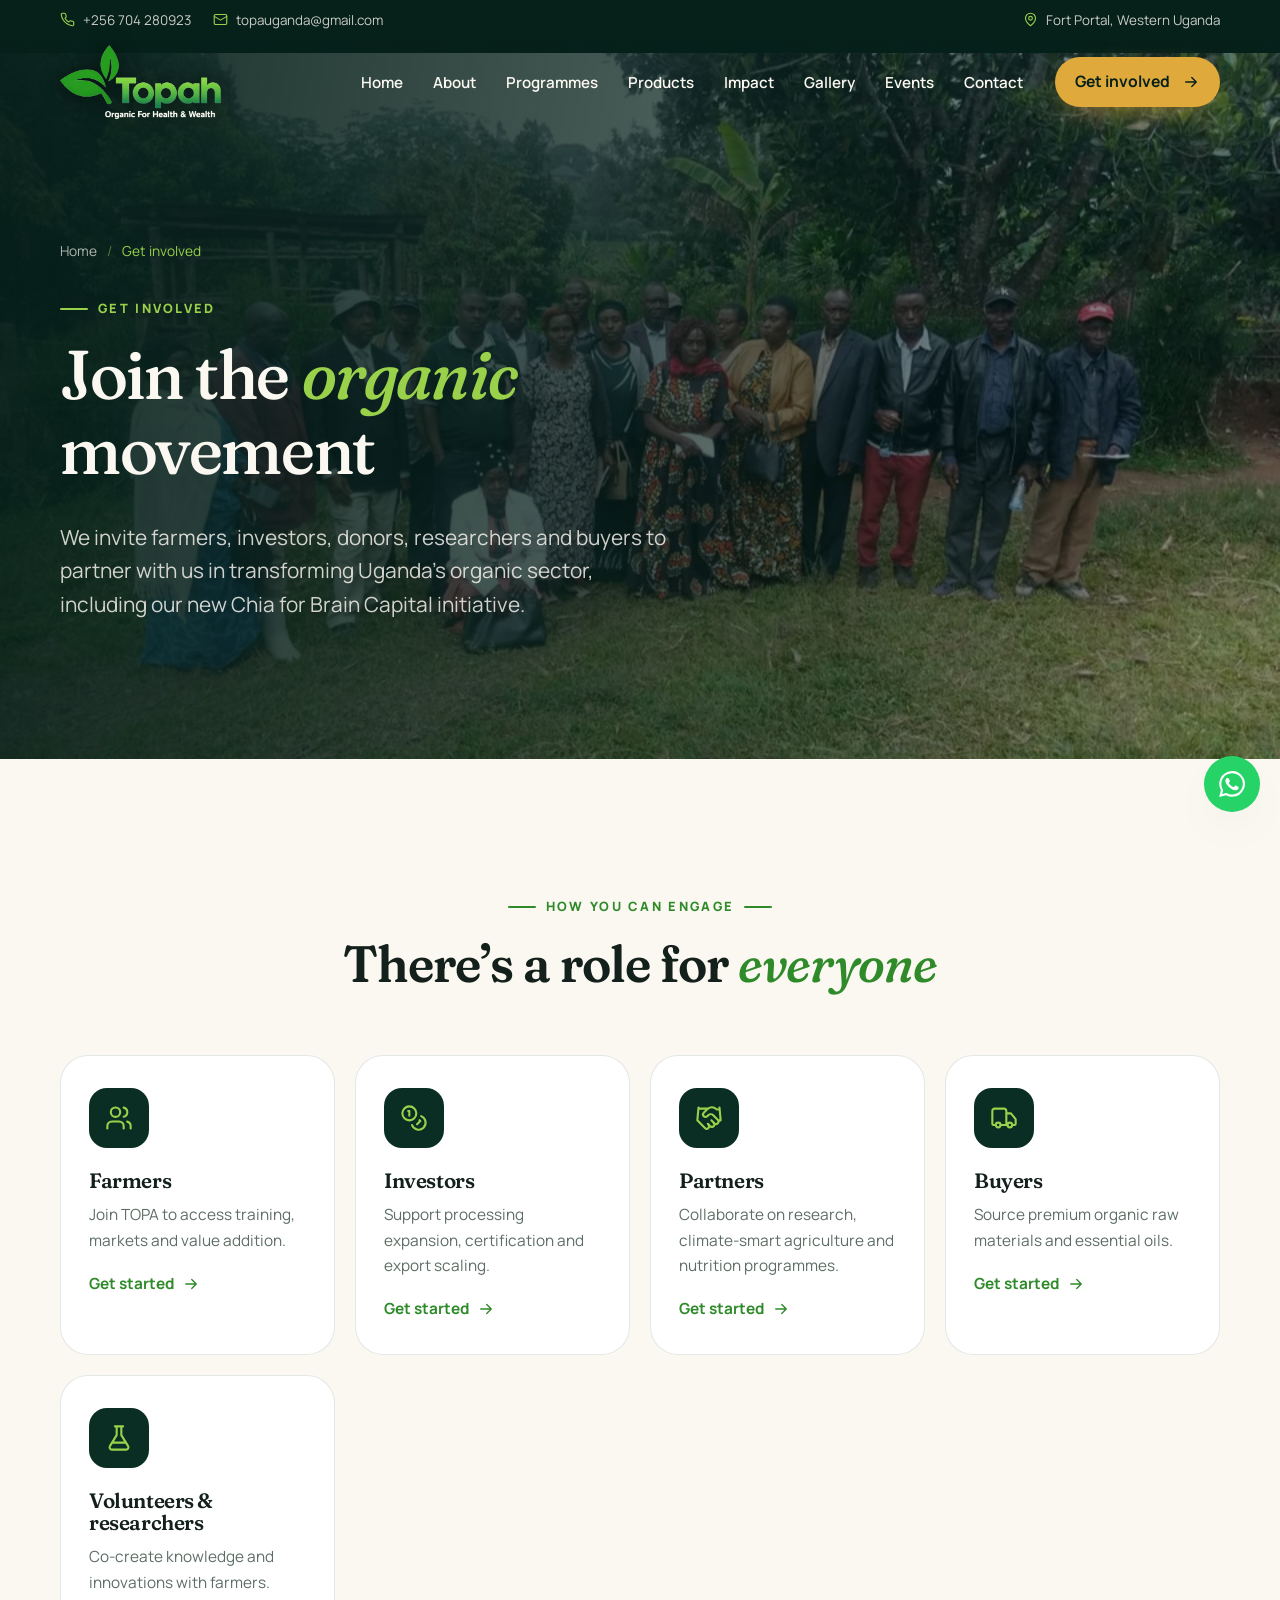
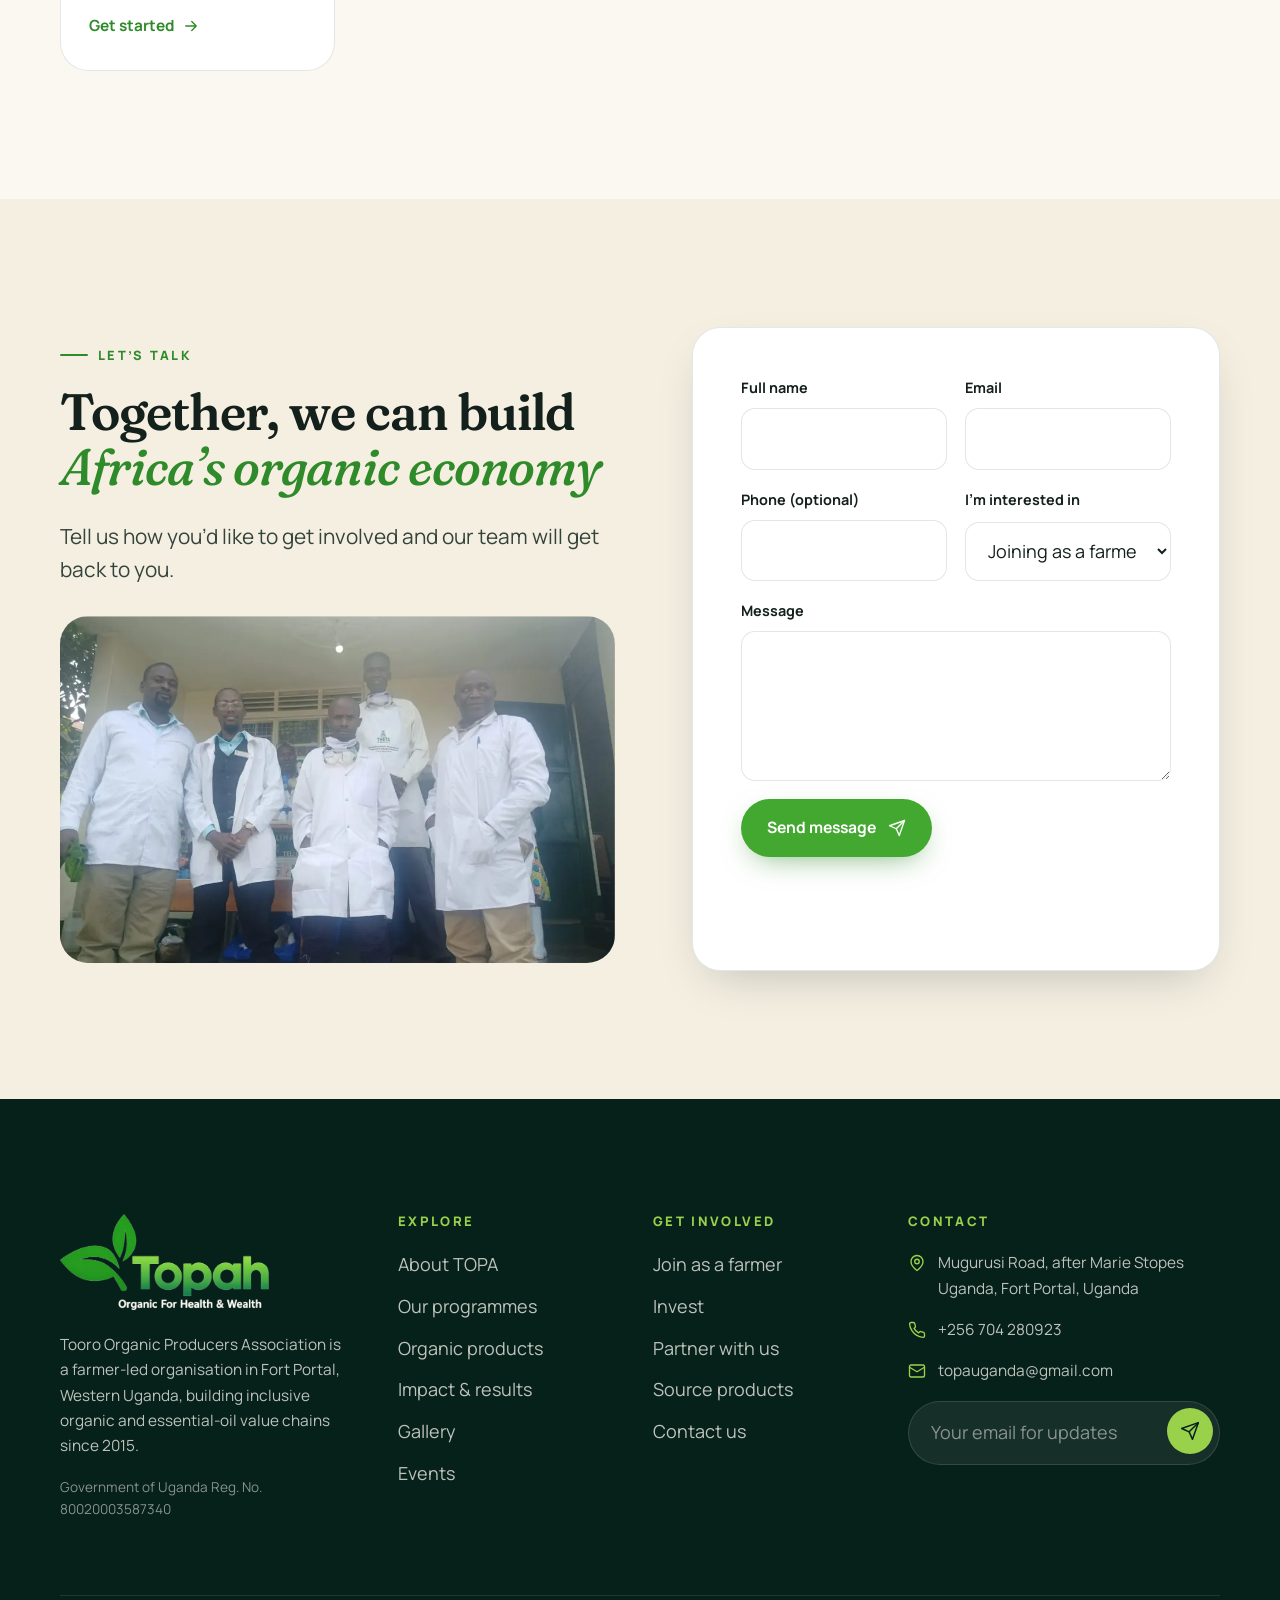
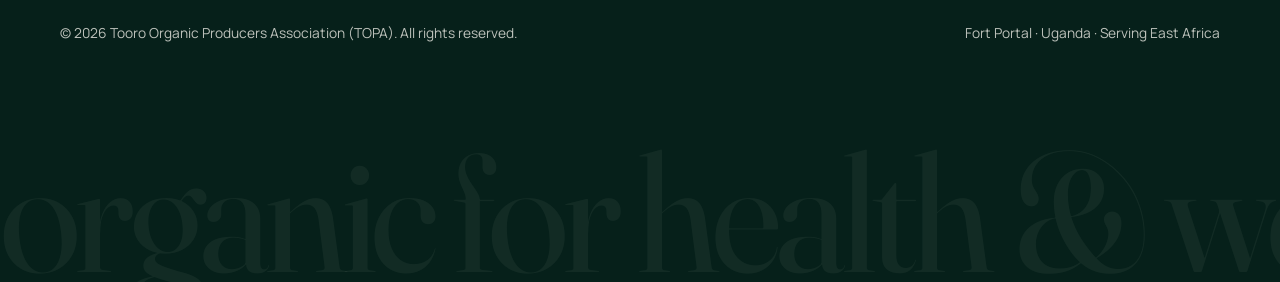
<file: get-involved.html>
<!doctype html>
<html lang="en" class="no-js">
<head>
<meta charset="utf-8">
<meta name="viewport" content="width=device-width, initial-scale=1, viewport-fit=cover">
<title>Get Involved | Partner, Invest or Join TOPA Organic Uganda</title>
<meta name="description" content="Join TOPA as a farmer, investor, partner, buyer, volunteer or researcher. Help build Uganda&#x27;s organic and essential-oil value chains, including the Chia for Brain Capital initiative.">
<link rel="canonical" href="https://topaorganicuganda.org/get-involved.html">
<meta name="robots" content="index, follow, max-image-preview:large">
<meta name="theme-color" content="#0b2e24">
<meta name="author" content="Tooro Organic Producers Association">
<meta name="geo.region" content="UG-W">
<meta name="geo.placename" content="Fort Portal">
<meta property="og:type" content="website">
<meta property="og:site_name" content="TOPA Uganda">
<meta property="og:locale" content="en_UG">
<meta property="og:title" content="Get Involved | Partner, Invest or Join TOPA Organic Uganda">
<meta property="og:description" content="Join TOPA as a farmer, investor, partner, buyer, volunteer or researcher. Help build Uganda&#x27;s organic and essential-oil value chains, including the Chia for Brain Capital initiative.">
<meta property="og:url" content="https://topaorganicuganda.org/get-involved.html">
<meta property="og:image" content="https://topaorganicuganda.org/assets/img/farmer-group-field-meeting.jpg">
<meta property="og:image:alt" content="Get Involved | Partner, Invest or Join TOPA Organic Uganda">
<meta name="twitter:card" content="summary_large_image">
<meta name="twitter:title" content="Get Involved | Partner, Invest or Join TOPA Organic Uganda">
<meta name="twitter:description" content="Join TOPA as a farmer, investor, partner, buyer, volunteer or researcher. Help build Uganda&#x27;s organic and essential-oil value chains, including the Chia for Brain Capital initiative.">
<meta name="twitter:image" content="https://topaorganicuganda.org/assets/img/farmer-group-field-meeting.jpg">
<link rel="icon" href="assets/img/icon-32.png" sizes="32x32" type="image/png">
<link rel="apple-touch-icon" href="assets/img/icon-180.png">
<link rel="manifest" href="site.webmanifest">
<link rel="preconnect" href="https://fonts.googleapis.com">
<link rel="preconnect" href="https://fonts.gstatic.com" crossorigin>
<link rel="stylesheet" href="https://fonts.googleapis.com/css2?family=Fraunces:ital,opsz,wght@0,9..144,400..700;1,9..144,400..600&family=Manrope:wght@400..800&display=swap">

<link rel="stylesheet" href="assets/css/style.css?v=2026-11-25">
<script type="application/ld+json">{"@context":"https://schema.org","@graph":[{"@type":"NGO","@id":"https://topaorganicuganda.org/#organization","name":"Tooro Organic Producers Association","alternateName":["TOPA","TOPA Uganda","Topa Organic Uganda"],"url":"https://topaorganicuganda.org/","logo":"https://topaorganicuganda.org/assets/img/icon-512.png","image":"https://topaorganicuganda.org/assets/img/og-image.jpg","description":"Farmer-led organisation in Western Uganda advancing organic production, climate-smart agriculture, essential oils and value-added herbal and nutrition products.","slogan":"Organic for Health & Wealth","foundingDate":"2015","founder":{"@type":"Person","name":"Dr. Willy Businge Araali"},"email":"topauganda@gmail.com","telephone":"+256704280923","address":{"@type":"PostalAddress","streetAddress":"Mugurusi Road (after Marie Stopes Uganda)","addressLocality":"Fort Portal","addressRegion":"Western Region","addressCountry":"UG"},"areaServed":[{"@type":"Country","name":"Uganda"},{"@type":"Place","name":"East Africa"}],"identifier":{"@type":"PropertyValue","name":"Uganda Registration Number","value":"80020003587340"},"knowsAbout":["Organic farming","Climate-smart agriculture","Essential oils","Chia seeds","Value addition","Community nutrition"],"contactPoint":{"@type":"ContactPoint","telephone":"+256704280923","email":"topauganda@gmail.com","contactType":"customer support","areaServed":"UG","availableLanguage":["English","Rutooro"]}},{"@type":"WebSite","@id":"https://topaorganicuganda.org/#website","url":"https://topaorganicuganda.org/","name":"TOPA Uganda","publisher":{"@id":"https://topaorganicuganda.org/#organization"},"inLanguage":"en"},{"@type":"WebPage","@id":"https://topaorganicuganda.org/get-involved.html#webpage","url":"https://topaorganicuganda.org/get-involved.html","name":"Get Involved | Partner, Invest or Join TOPA Organic Uganda","description":"Join TOPA as a farmer, investor, partner, buyer, volunteer or researcher. Help build Uganda's organic and essential-oil value chains, including the Chia for Brain Capital initiative.","isPartOf":{"@id":"https://topaorganicuganda.org/#website"},"about":{"@id":"https://topaorganicuganda.org/#organization"},"primaryImageOfPage":"https://topaorganicuganda.org/assets/img/farmer-group-field-meeting.jpg","dateModified":"2026-11-25"},{"@type":"BreadcrumbList","itemListElement":[{"@type":"ListItem","position":1,"name":"Home","item":"https://topaorganicuganda.org/"},{"@type":"ListItem","position":2,"name":"Get involved","item":"https://topaorganicuganda.org/get-involved.html"}]}]}</script>
</head>
<body>
<a class="skip-link" href="#main">Skip to content</a>

<div class="scroll-bar" aria-hidden="true"></div>

<div class="topbar">
  <div class="container">
    <div class="topbar__left">
      <a href="tel:+256704280923"><svg viewBox="0 0 24 24" fill="none" stroke="currentColor" stroke-width="1.8" stroke-linecap="round" stroke-linejoin="round" aria-hidden="true"><path d="M22 16.9v3a2 2 0 0 1-2.2 2 19.8 19.8 0 0 1-8.6-3.1 19.5 19.5 0 0 1-6-6A19.8 19.8 0 0 1 2.1 4.2 2 2 0 0 1 4.1 2h3a2 2 0 0 1 2 1.7c.1 1 .4 1.9.7 2.8a2 2 0 0 1-.5 2.1L8 9.9a16 16 0 0 0 6 6l1.3-1.3a2 2 0 0 1 2.1-.4c.9.3 1.8.6 2.8.7a2 2 0 0 1 1.7 2z"/></svg><span>+256 704 280923</span></a>
      <a href="mailto:topauganda@gmail.com"><svg viewBox="0 0 24 24" fill="none" stroke="currentColor" stroke-width="1.8" stroke-linecap="round" stroke-linejoin="round" aria-hidden="true"><rect x="2" y="4" width="20" height="16" rx="2"/><path d="m22 7-10 6L2 7"/></svg><span>topauganda@gmail.com</span></a>
    </div>
    <div class="topbar__right">
      <span style="display:inline-flex;gap:8px;align-items:center"><svg viewBox="0 0 24 24" fill="none" stroke="currentColor" stroke-width="1.8" stroke-linecap="round" stroke-linejoin="round" aria-hidden="true"><path d="M20 10c0 6-8 12-8 12S4 16 4 10a8 8 0 0 1 16 0z"/><circle cx="12" cy="10" r="3"/></svg>Fort Portal, Western Uganda</span>
    </div>
  </div>
</div>
<header class="header header--overlay" id="top">
  <div class="container header__inner">
    <a href="index.html" class="logo"><img class="logo__img logo__img--dark" src="assets/img/brand/logo-topah.png" alt="Topah: Organic For Health &amp; Wealth (Tooro Organic Producers Association) home" width="560" height="257"><img class="logo__img logo__img--light" src="assets/img/brand/logo-topah-light.png" alt="" width="560" height="257"></a>
    <button class="menu-toggle" aria-label="Open menu" aria-expanded="false" aria-controls="site-nav"><span></span><span></span><span></span></button>
    <nav class="nav" id="site-nav" aria-label="Main">
      <ul class="nav__list"><li><a class="nav__link" href="index.html">Home</a></li><li><a class="nav__link" href="about.html">About</a></li><li><a class="nav__link" href="programmes.html">Programmes</a></li><li><a class="nav__link" href="products.html">Products</a></li><li><a class="nav__link" href="impact.html">Impact</a></li><li><a class="nav__link" href="gallery.html">Gallery</a></li><li><a class="nav__link" href="events.html">Events</a></li><li><a class="nav__link" href="contact.html">Contact</a></li></ul>
      <a class="btn btn--gold nav__cta" href="get-involved.html">Get involved <svg viewBox="0 0 24 24" fill="none" stroke="currentColor" stroke-width="1.8" stroke-linecap="round" stroke-linejoin="round" aria-hidden="true"><path d="M5 12h14M13 6l6 6-6 6"/></svg></a>
    </nav>
  </div>
</header>
<main id="main">

<section class="page-hero">
  <div class="page-hero__bg"><img src="assets/img/farmer-group-field-meeting-960.webp" srcset="assets/img/farmer-group-field-meeting-480.webp 480w, assets/img/farmer-group-field-meeting-960.webp 960w" sizes="100vw" alt="Farmers meeting in the field" width="960" height="720" decoding="async" fetchpriority="high" data-parallax="0.25"></div>
  <div class="container">
    <nav aria-label="Breadcrumb"><ol class="breadcrumb fade-up-load"><li><a href="index.html">Home</a></li><li aria-current="page">Get involved</li></ol></nav>
    <p class="eyebrow fade-up-load d1" style="color:var(--lime-400)">Get involved</p>
    <h1><span class="split-line"><span>Join the <em class="accent">organic</em> movement</span></span></h1>
    <p class="lead fade-up-load d2">We invite farmers, investors, donors, researchers and buyers to partner with us in transforming Uganda’s organic sector, including our new Chia for Brain Capital initiative.</p>
  </div>
</section>
<section class="section">
  <div class="container">
    <div class="section-head center">
      <p class="eyebrow reveal">How you can engage</p>
      <h2 class="reveal">There’s a role for <span class="accent">everyone</span></h2>
    </div>
    <div class="cards">
      <article class="card reveal" id="farmers" style="--d:0.0s">
        <div class="card__icon"><svg viewBox="0 0 24 24" fill="none" stroke="currentColor" stroke-width="1.8" stroke-linecap="round" stroke-linejoin="round" aria-hidden="true"><path d="M16 21v-2a4 4 0 0 0-4-4H6a4 4 0 0 0-4 4v2"/><circle cx="9" cy="7" r="4"/><path d="M22 21v-2a4 4 0 0 0-3-3.9M16 3.1a4 4 0 0 1 0 7.8"/></svg></div>
        <h3>Farmers</h3><p>Join TOPA to access training, markets and value addition.</p>
        <p style="margin-top:18px"><a class="link-arrow" href="#join-form">Get started <svg viewBox="0 0 24 24" fill="none" stroke="currentColor" stroke-width="1.8" stroke-linecap="round" stroke-linejoin="round" aria-hidden="true"><path d="M5 12h14M13 6l6 6-6 6"/></svg></a></p>
      </article>
      <article class="card reveal" id="investors" style="--d:0.08s">
        <div class="card__icon"><svg viewBox="0 0 24 24" fill="none" stroke="currentColor" stroke-width="1.8" stroke-linecap="round" stroke-linejoin="round" aria-hidden="true"><circle cx="8" cy="8" r="6"/><path d="M18.1 10.4A6 6 0 1 1 10.3 18M7 6h1v4M16.7 13.9l.7.7-2.8 2.8"/></svg></div>
        <h3>Investors</h3><p>Support processing expansion, certification and export scaling.</p>
        <p style="margin-top:18px"><a class="link-arrow" href="#join-form">Get started <svg viewBox="0 0 24 24" fill="none" stroke="currentColor" stroke-width="1.8" stroke-linecap="round" stroke-linejoin="round" aria-hidden="true"><path d="M5 12h14M13 6l6 6-6 6"/></svg></a></p>
      </article>
      <article class="card reveal" id="partners" style="--d:0.16s">
        <div class="card__icon"><svg viewBox="0 0 24 24" fill="none" stroke="currentColor" stroke-width="1.8" stroke-linecap="round" stroke-linejoin="round" aria-hidden="true"><path d="m11 17 2 2a1 1 0 1 0 3-3"/><path d="m14 14 2.5 2.5a1 1 0 1 0 3-3l-3.9-3.9a3 3 0 0 0-4.2 0l-.9.9a1 1 0 1 1-3-3l2.8-2.8a5.8 5.8 0 0 1 7.1-.9l.5.3a4 4 0 0 0 2.6.6L21 4M21 3l1 11h-2M3 3 2 14l6.5 6.5a1 1 0 1 0 3-3M3 4h8"/></svg></div>
        <h3>Partners</h3><p>Collaborate on research, climate-smart agriculture and nutrition programmes.</p>
        <p style="margin-top:18px"><a class="link-arrow" href="#join-form">Get started <svg viewBox="0 0 24 24" fill="none" stroke="currentColor" stroke-width="1.8" stroke-linecap="round" stroke-linejoin="round" aria-hidden="true"><path d="M5 12h14M13 6l6 6-6 6"/></svg></a></p>
      </article>
      <article class="card reveal" id="buyers" style="--d:0.24s">
        <div class="card__icon"><svg viewBox="0 0 24 24" fill="none" stroke="currentColor" stroke-width="1.8" stroke-linecap="round" stroke-linejoin="round" aria-hidden="true"><path d="M14 18V6a2 2 0 0 0-2-2H4a2 2 0 0 0-2 2v11a1 1 0 0 0 1 1h2M15 18H9M19 18h2a1 1 0 0 0 1-1v-3.6a1 1 0 0 0-.2-.6l-3.5-4.4A1 1 0 0 0 17.5 8H14"/><circle cx="17" cy="18" r="2"/><circle cx="7" cy="18" r="2"/></svg></div>
        <h3>Buyers</h3><p>Source premium organic raw materials and essential oils.</p>
        <p style="margin-top:18px"><a class="link-arrow" href="#join-form">Get started <svg viewBox="0 0 24 24" fill="none" stroke="currentColor" stroke-width="1.8" stroke-linecap="round" stroke-linejoin="round" aria-hidden="true"><path d="M5 12h14M13 6l6 6-6 6"/></svg></a></p>
      </article>
      <article class="card reveal" id="researchers" style="--d:0.32s">
        <div class="card__icon"><svg viewBox="0 0 24 24" fill="none" stroke="currentColor" stroke-width="1.8" stroke-linecap="round" stroke-linejoin="round" aria-hidden="true"><path d="M10 2v7.5L4.2 19a2 2 0 0 0 1.7 3h12.2a2 2 0 0 0 1.7-3L14 9.5V2M8.5 2h7M7 16h10"/></svg></div>
        <h3>Volunteers &amp; researchers</h3><p>Co-create knowledge and innovations with farmers.</p>
        <p style="margin-top:18px"><a class="link-arrow" href="#join-form">Get started <svg viewBox="0 0 24 24" fill="none" stroke="currentColor" stroke-width="1.8" stroke-linecap="round" stroke-linejoin="round" aria-hidden="true"><path d="M5 12h14M13 6l6 6-6 6"/></svg></a></p>
      </article></div>
  </div>
</section>
<section class="section section--cream" id="join-form">
  <div class="container split">
    <div>
      <p class="eyebrow reveal">Let’s talk</p>
      <h2 class="reveal">Together, we can build <span class="accent">Africa’s organic economy</span></h2>
      <p class="lead reveal">Tell us how you’d like to get involved and our team will get back to you.</p>
      <div class="media media--wide clip-reveal" style="margin-top:30px"><img src="assets/img/value-addition-team-960.webp" srcset="assets/img/value-addition-team-480.webp 480w, assets/img/value-addition-team-960.webp 960w" sizes="(max-width: 960px) 100vw, 50vw" alt="TOPA value addition team" width="960" height="720" decoding="async" loading="lazy"></div>
    </div>
    <div class="form-card reveal">
      
      <form class="form" action="contact.php" method="post" data-ajax id="form-get-involved">
        <input type="hidden" name="form" value="get-involved">
        <div class="form-row">
          <div class="field"><label for="get-involved-name">Full name</label><input id="get-involved-name" name="name" required autocomplete="name"></div>
          <div class="field"><label for="get-involved-email">Email</label><input id="get-involved-email" name="email" type="email" required autocomplete="email"></div>
        </div>
        <div class="form-row">
          <div class="field"><label for="get-involved-phone">Phone (optional)</label><input id="get-involved-phone" name="phone" type="tel" autocomplete="tel"></div>
          <div class="field"><label for="get-involved-interest">I’m interested in</label><select id="get-involved-interest" name="interest"><option>Joining as a farmer</option><option>Investing</option><option>Partnership</option><option>Buying</option><option>Volunteering / research</option><option>General question</option></select></div>
        </div>
        <div class="field"><label for="get-involved-message">Message</label><textarea id="get-involved-message" name="message" required></textarea></div>
        <input class="hp" type="text" name="website" tabindex="-1" autocomplete="off" aria-hidden="true">
        <div class="btn-row"><button class="btn" type="submit">Send message <svg viewBox="0 0 24 24" fill="none" stroke="currentColor" stroke-width="1.8" stroke-linecap="round" stroke-linejoin="round" aria-hidden="true"><path d="m22 2-7 20-4-9-9-4z"/><path d="M22 2 11 13"/></svg></button></div>
        <p class="form-status" role="status" aria-live="polite"></p>
      </form>
      <script>(function(){var q=new URLSearchParams(location.search),i=q.get("interest"),p=q.get("product"),f=document.getElementById("form-get-involved");if(!f)return;if(i){var s=f.querySelector("select");[].forEach.call(s.options,function(o){if(o.text.toLowerCase().indexOf(i.toLowerCase())>-1)s.value=o.text;});}if(p){f.querySelector("textarea").value="I'd like to enquire about: "+p+"\n";}})();</script>
    </div>
  </div>
</section>
</main>

<footer class="footer">
  <div class="container">
    <div class="footer__grid">
      <div>
        <a href="index.html" class="logo logo--light"><img class="logo__img logo__img--light" src="assets/img/brand/logo-topah-light.png" alt="Topah: Organic For Health &amp; Wealth (Tooro Organic Producers Association) home" width="560" height="257"></a>
        <p class="footer__about">Tooro Organic Producers Association is a farmer-led organisation in Fort Portal, Western Uganda, building inclusive organic and essential-oil value chains since 2015.</p>
        <p style="font-size:.85rem;opacity:.7">Government of Uganda Reg. No. 80020003587340</p>
      </div>
      <div>
        <h2>Explore</h2>
        <ul class="footer__links">
          <li><a href="about.html">About TOPA</a></li>
          <li><a href="programmes.html">Our programmes</a></li>
          <li><a href="products.html">Organic products</a></li>
          <li><a href="impact.html">Impact &amp; results</a></li>
          <li><a href="gallery.html">Gallery</a></li>
          <li><a href="events.html">Events</a></li>
        </ul>
      </div>
      <div>
        <h2>Get involved</h2>
        <ul class="footer__links">
          <li><a href="get-involved.html#farmers">Join as a farmer</a></li>
          <li><a href="get-involved.html#investors">Invest</a></li>
          <li><a href="get-involved.html#partners">Partner with us</a></li>
          <li><a href="get-involved.html#buyers">Source products</a></li>
          <li><a href="contact.html">Contact us</a></li>
        </ul>
      </div>
      <div>
        <h2>Contact</h2>
        <ul class="footer__contact">
          <li><svg viewBox="0 0 24 24" fill="none" stroke="currentColor" stroke-width="1.8" stroke-linecap="round" stroke-linejoin="round" aria-hidden="true"><path d="M20 10c0 6-8 12-8 12S4 16 4 10a8 8 0 0 1 16 0z"/><circle cx="12" cy="10" r="3"/></svg><span>Mugurusi Road, after Marie Stopes Uganda, Fort Portal, Uganda</span></li>
          <li><svg viewBox="0 0 24 24" fill="none" stroke="currentColor" stroke-width="1.8" stroke-linecap="round" stroke-linejoin="round" aria-hidden="true"><path d="M22 16.9v3a2 2 0 0 1-2.2 2 19.8 19.8 0 0 1-8.6-3.1 19.5 19.5 0 0 1-6-6A19.8 19.8 0 0 1 2.1 4.2 2 2 0 0 1 4.1 2h3a2 2 0 0 1 2 1.7c.1 1 .4 1.9.7 2.8a2 2 0 0 1-.5 2.1L8 9.9a16 16 0 0 0 6 6l1.3-1.3a2 2 0 0 1 2.1-.4c.9.3 1.8.6 2.8.7a2 2 0 0 1 1.7 2z"/></svg><a href="tel:+256704280923">+256 704 280923</a></li>
          <li><svg viewBox="0 0 24 24" fill="none" stroke="currentColor" stroke-width="1.8" stroke-linecap="round" stroke-linejoin="round" aria-hidden="true"><rect x="2" y="4" width="20" height="16" rx="2"/><path d="m22 7-10 6L2 7"/></svg><a href="mailto:topauganda@gmail.com">topauganda@gmail.com</a></li>
        </ul>
        <form class="newsletter" action="contact.php" method="post" data-ajax>
          <input type="hidden" name="form" value="newsletter">
          <input type="hidden" name="subject" value="Newsletter sign-up">
          <label class="sr-only" for="nl-root">Email address</label>
          <input id="nl-root" type="email" name="email" placeholder="Your email for updates" required autocomplete="email">
          <input class="hp" type="text" name="website" tabindex="-1" autocomplete="off" aria-hidden="true">
          <button type="submit" aria-label="Subscribe"><svg viewBox="0 0 24 24" fill="none" stroke="currentColor" stroke-width="1.8" stroke-linecap="round" stroke-linejoin="round" aria-hidden="true"><path d="m22 2-7 20-4-9-9-4z"/><path d="M22 2 11 13"/></svg></button>
          <p class="form-status sr-only" role="status"></p>
        </form>
      </div>
    </div>
    <div class="footer__bottom">
      <span>© <span data-year>2026</span> Tooro Organic Producers Association (TOPA). All rights reserved.</span>
      <span>Fort Portal · Uganda · Serving East Africa</span>
    </div>
  </div>
  <div class="footer__big" aria-hidden="true">organic for health &amp; wealth</div>
</footer>
<div class="fab">
  <a class="fab__wa" href="https://wa.me/256704280923?text=Hello%20TOPA%2C%20I%27d%20like%20to%20know%20more" target="_blank" rel="noopener" aria-label="Chat with TOPA on WhatsApp"><svg viewBox="0 0 24 24" fill="currentColor" aria-hidden="true"><path d="M17.5 14.4c-.3-.1-1.8-.9-2-1-.3-.1-.5-.1-.7.1-.2.3-.8 1-.9 1.2-.2.2-.3.2-.6.1a8.2 8.2 0 0 1-2.4-1.5 9 9 0 0 1-1.7-2.1c-.2-.3 0-.5.1-.6l.4-.5.3-.5v-.5l-1-2.2c-.2-.6-.5-.5-.7-.5h-.6a1.1 1.1 0 0 0-.8.4 3.4 3.4 0 0 0-1 2.5 5.9 5.9 0 0 0 1.2 3.1 13.4 13.4 0 0 0 5.2 4.6c.7.3 1.3.5 1.7.6a4.2 4.2 0 0 0 1.9.1 3.1 3.1 0 0 0 2-1.4 2.5 2.5 0 0 0 .2-1.4c-.1-.1-.3-.2-.6-.3zM12 21.8a9.9 9.9 0 0 1-5-1.4l-.4-.2-3.7 1 1-3.6-.2-.4A9.9 9.9 0 1 1 12 21.8zm8.4-18.3A11.8 11.8 0 0 0 1.8 17.7L.1 24l6.4-1.7a11.8 11.8 0 0 0 5.6 1.4A11.8 11.8 0 0 0 20.4 3.5z"/></svg></a>
  <button class="fab__top" aria-label="Back to top"><svg class="progress-ring" viewBox="0 0 56 56" aria-hidden="true"><circle cx="28" cy="28" r="26"/></svg><svg viewBox="0 0 24 24" fill="none" stroke="currentColor" stroke-width="1.8" stroke-linecap="round" stroke-linejoin="round" aria-hidden="true"><path d="M12 19V5M5 12l7-7 7 7"/></svg></button>
</div>
<script src="assets/js/main.js?v=2026-11-25" defer></script>
</body>
</html>
</file>
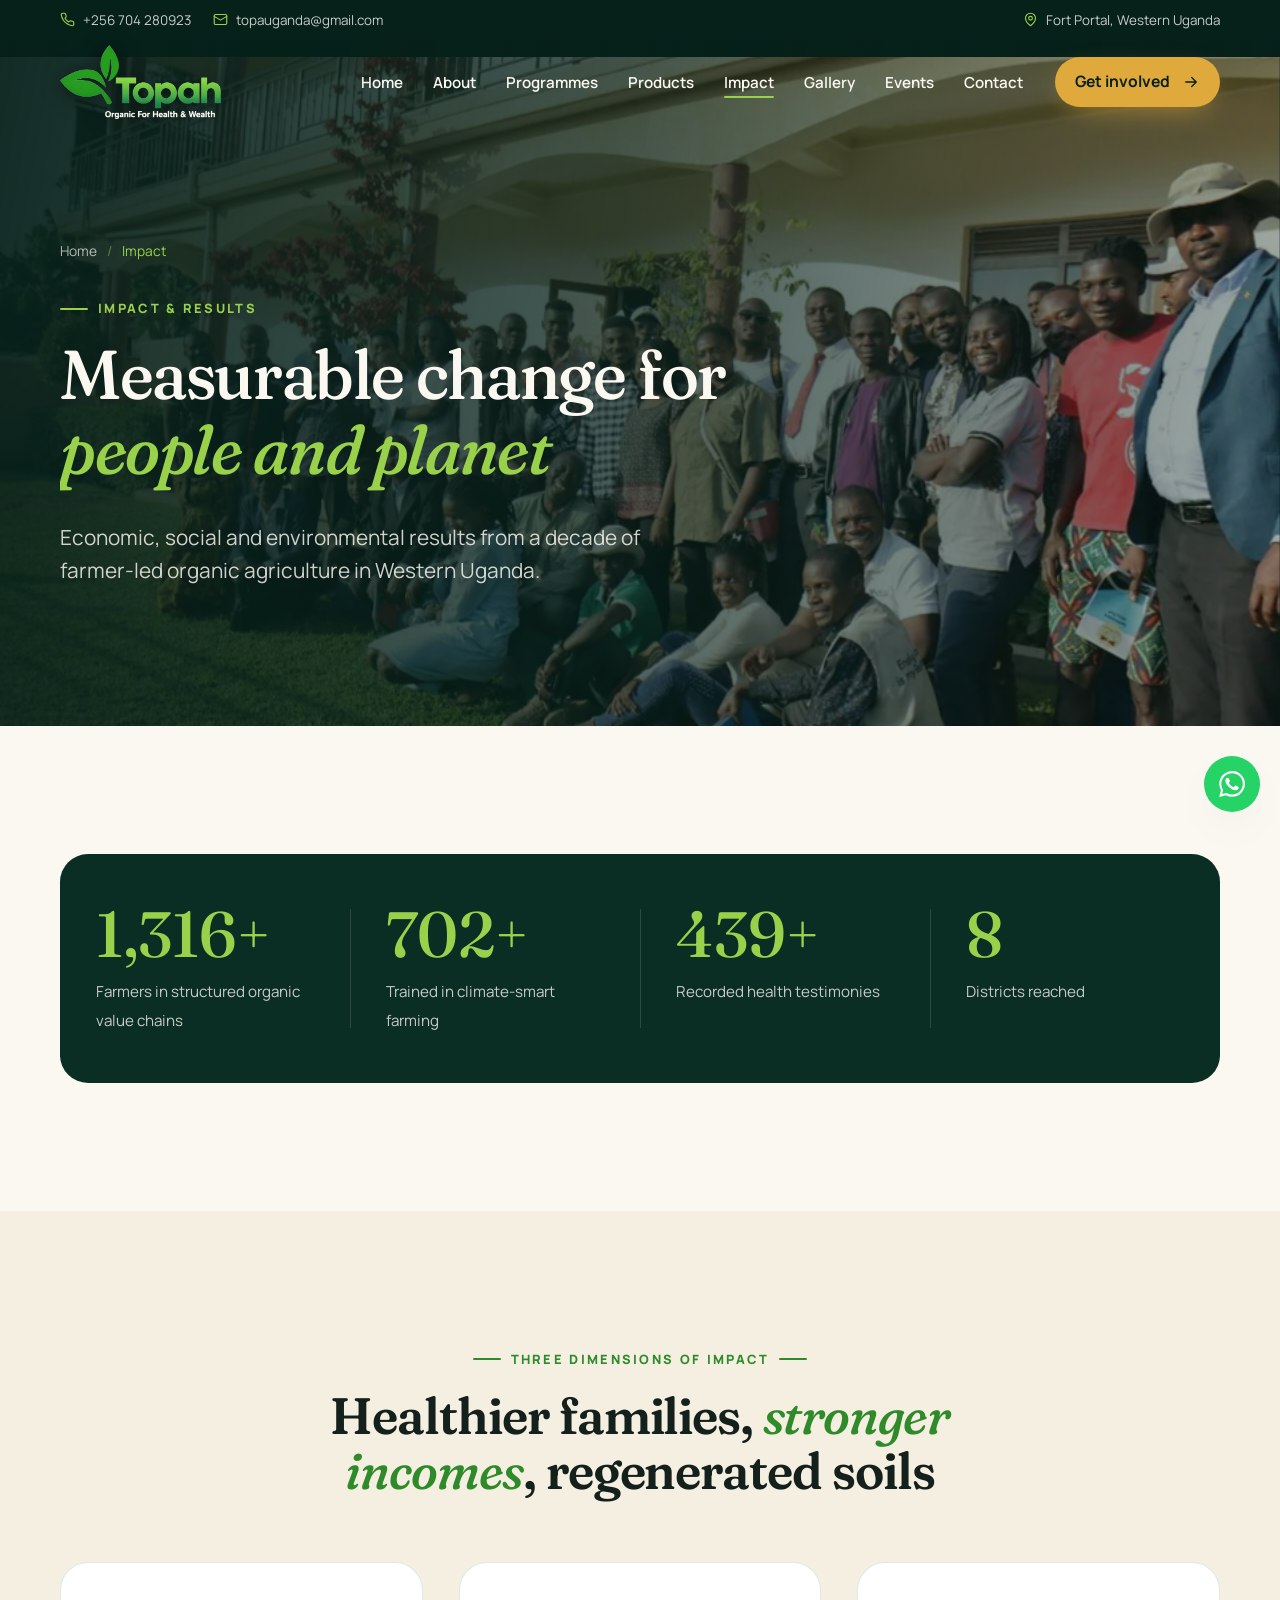
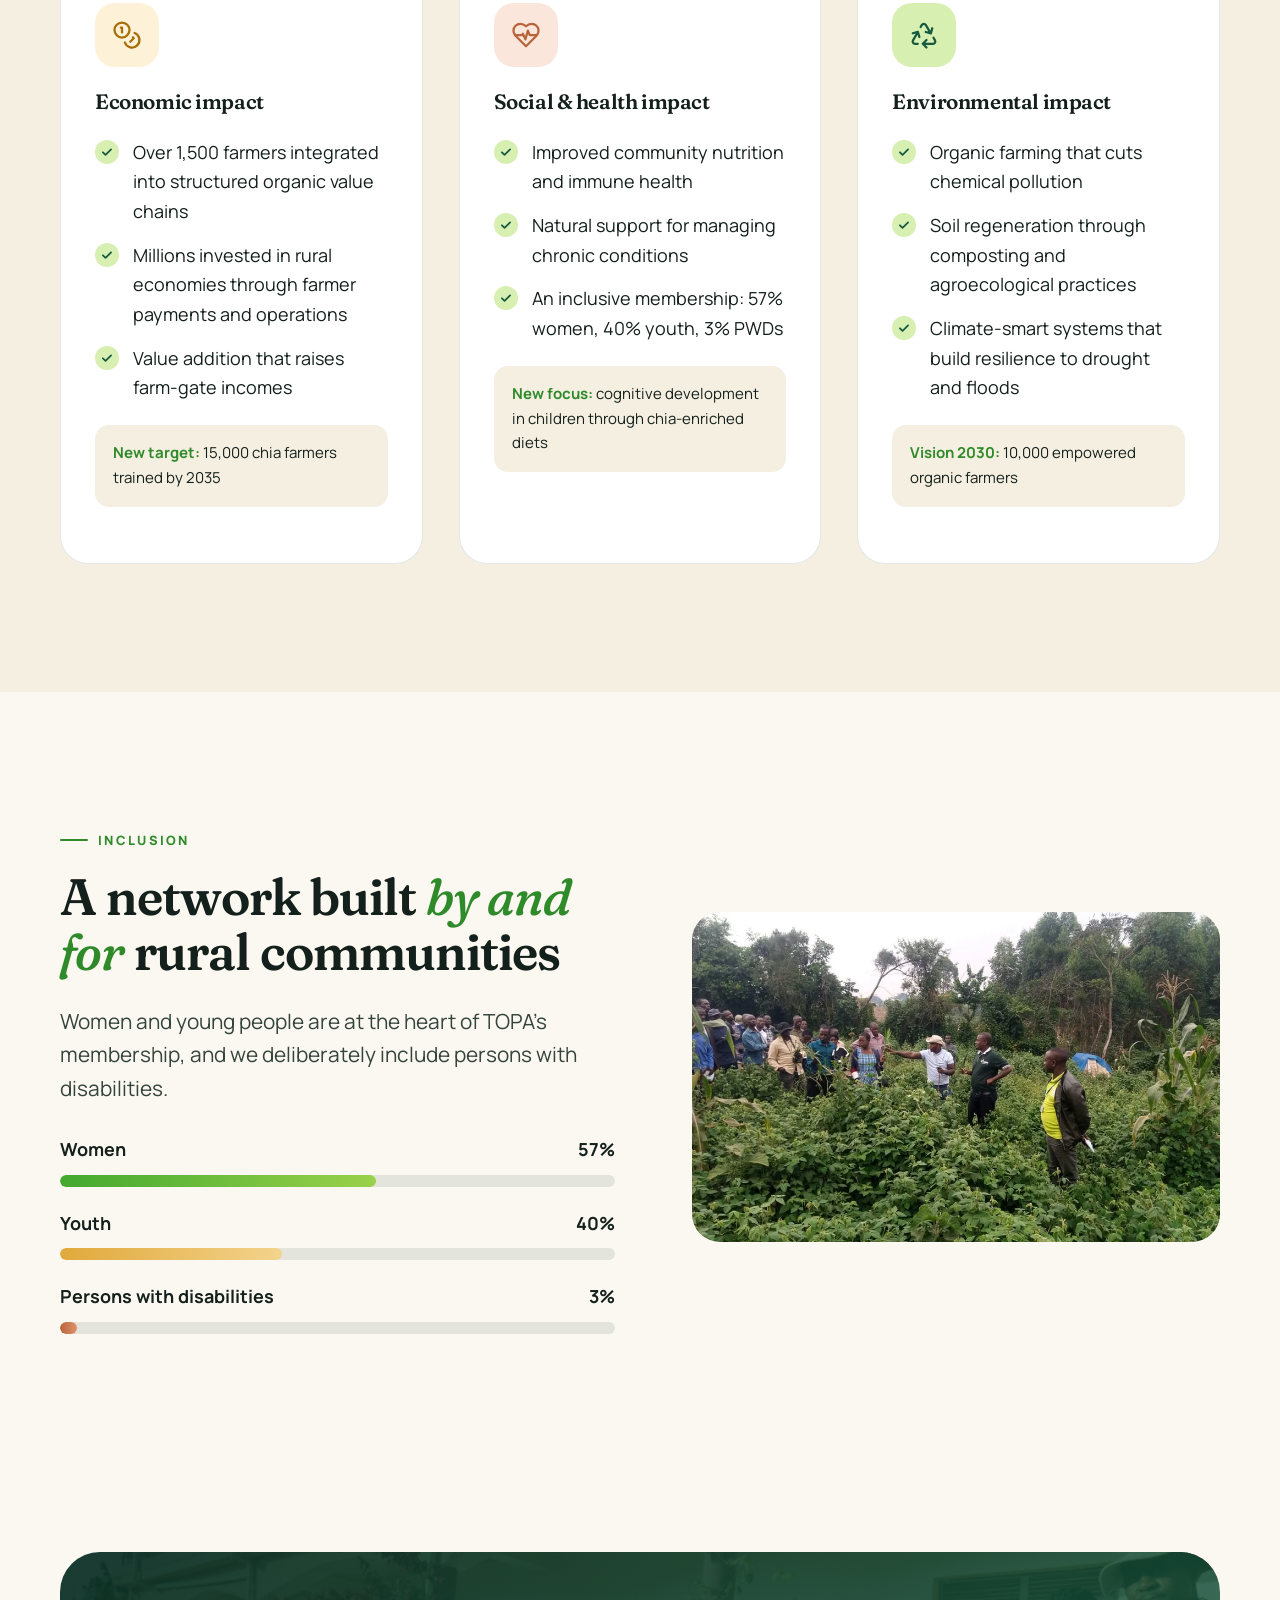
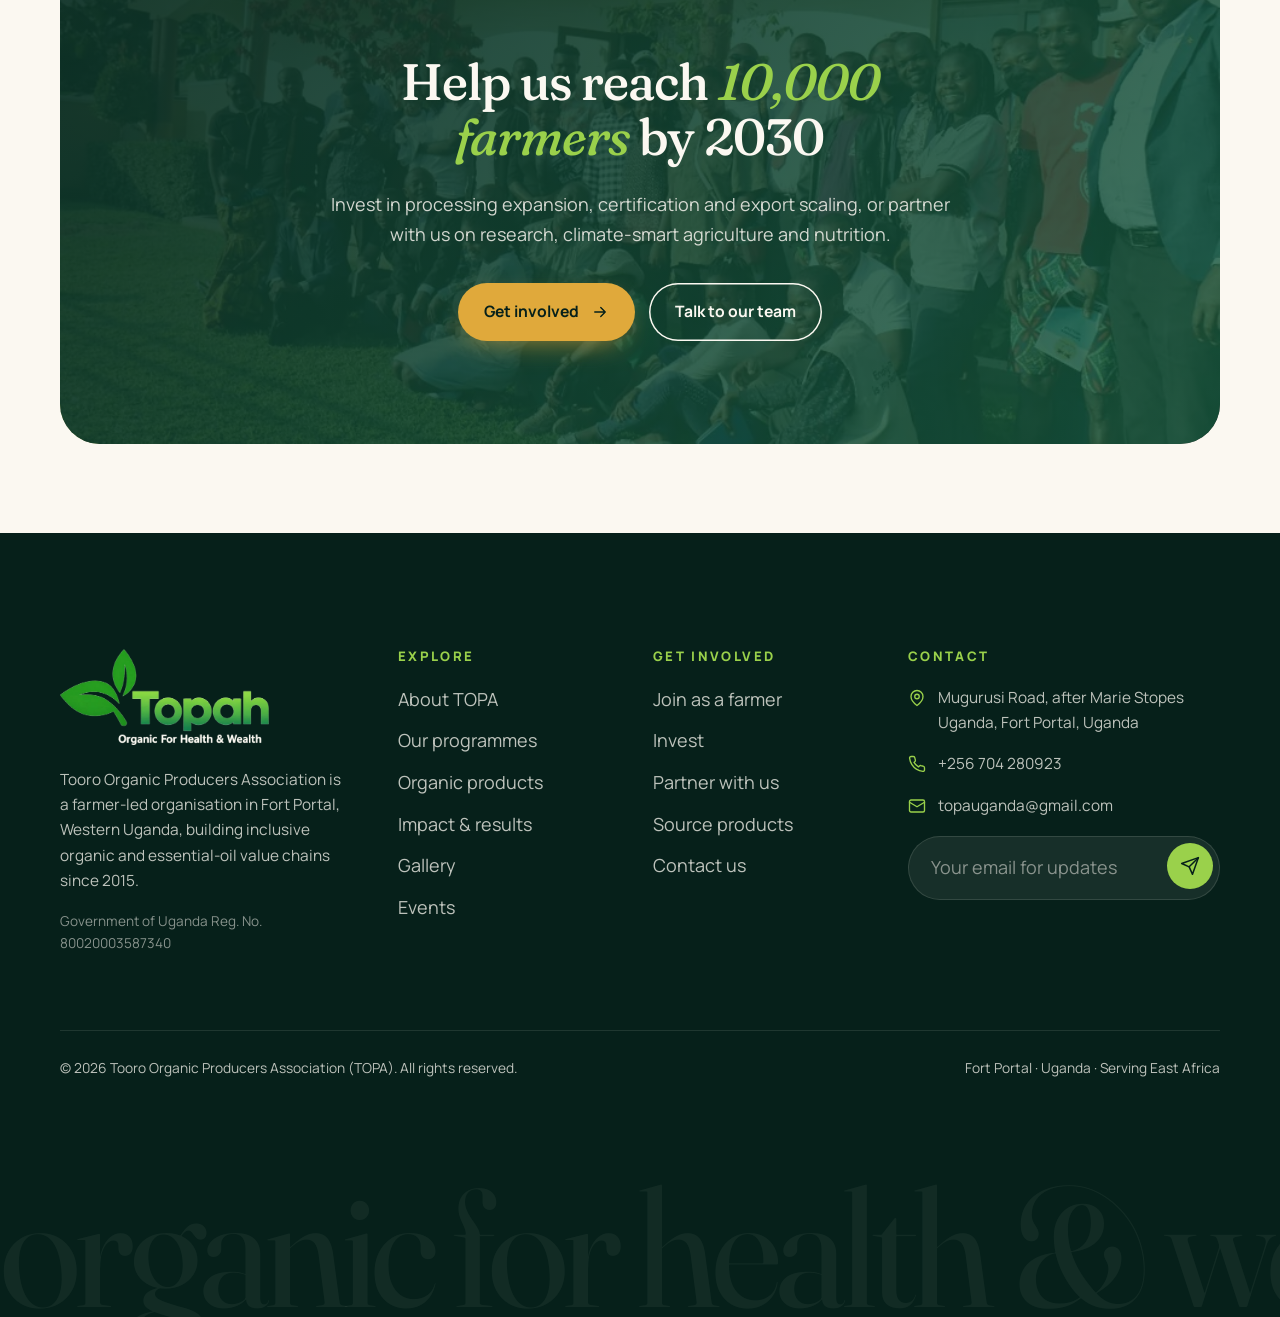
<file: impact.html>
<!doctype html>
<html lang="en" class="no-js">
<head>
<meta charset="utf-8">
<meta name="viewport" content="width=device-width, initial-scale=1, viewport-fit=cover">
<title>Impact &amp; Results | 1,500+ Organic Farmers in Western Uganda: TOPA</title>
<meta name="description" content="See TOPA&#x27;s economic, social and environmental impact: 1,500+ farmers in organic value chains, 800+ trained in climate-smart agriculture and 500+ health testimonies, with targets to 2035.">
<link rel="canonical" href="https://topaorganicuganda.org/impact.html">
<meta name="robots" content="index, follow, max-image-preview:large">
<meta name="theme-color" content="#0b2e24">
<meta name="author" content="Tooro Organic Producers Association">
<meta name="geo.region" content="UG-W">
<meta name="geo.placename" content="Fort Portal">
<meta property="og:type" content="website">
<meta property="og:site_name" content="TOPA Uganda">
<meta property="og:locale" content="en_UG">
<meta property="og:title" content="Impact &amp; Results | 1,500+ Organic Farmers in Western Uganda: TOPA">
<meta property="og:description" content="See TOPA&#x27;s economic, social and environmental impact: 1,500+ farmers in organic value chains, 800+ trained in climate-smart agriculture and 500+ health testimonies, with targets to 2035.">
<meta property="og:url" content="https://topaorganicuganda.org/impact.html">
<meta property="og:image" content="https://topaorganicuganda.org/assets/img/training-of-trainers-group-photo.jpg">
<meta property="og:image:alt" content="Impact &amp; Results | 1,500+ Organic Farmers in Western Uganda: TOPA">
<meta name="twitter:card" content="summary_large_image">
<meta name="twitter:title" content="Impact &amp; Results | 1,500+ Organic Farmers in Western Uganda: TOPA">
<meta name="twitter:description" content="See TOPA&#x27;s economic, social and environmental impact: 1,500+ farmers in organic value chains, 800+ trained in climate-smart agriculture and 500+ health testimonies, with targets to 2035.">
<meta name="twitter:image" content="https://topaorganicuganda.org/assets/img/training-of-trainers-group-photo.jpg">
<link rel="icon" href="assets/img/icon-32.png" sizes="32x32" type="image/png">
<link rel="apple-touch-icon" href="assets/img/icon-180.png">
<link rel="manifest" href="site.webmanifest">
<link rel="preconnect" href="https://fonts.googleapis.com">
<link rel="preconnect" href="https://fonts.gstatic.com" crossorigin>
<link rel="stylesheet" href="https://fonts.googleapis.com/css2?family=Fraunces:ital,opsz,wght@0,9..144,400..700;1,9..144,400..600&family=Manrope:wght@400..800&display=swap">

<link rel="stylesheet" href="assets/css/style.css?v=2026-11-25">
<script type="application/ld+json">{"@context":"https://schema.org","@graph":[{"@type":"NGO","@id":"https://topaorganicuganda.org/#organization","name":"Tooro Organic Producers Association","alternateName":["TOPA","TOPA Uganda","Topa Organic Uganda"],"url":"https://topaorganicuganda.org/","logo":"https://topaorganicuganda.org/assets/img/icon-512.png","image":"https://topaorganicuganda.org/assets/img/og-image.jpg","description":"Farmer-led organisation in Western Uganda advancing organic production, climate-smart agriculture, essential oils and value-added herbal and nutrition products.","slogan":"Organic for Health & Wealth","foundingDate":"2015","founder":{"@type":"Person","name":"Dr. Willy Businge Araali"},"email":"topauganda@gmail.com","telephone":"+256704280923","address":{"@type":"PostalAddress","streetAddress":"Mugurusi Road (after Marie Stopes Uganda)","addressLocality":"Fort Portal","addressRegion":"Western Region","addressCountry":"UG"},"areaServed":[{"@type":"Country","name":"Uganda"},{"@type":"Place","name":"East Africa"}],"identifier":{"@type":"PropertyValue","name":"Uganda Registration Number","value":"80020003587340"},"knowsAbout":["Organic farming","Climate-smart agriculture","Essential oils","Chia seeds","Value addition","Community nutrition"],"contactPoint":{"@type":"ContactPoint","telephone":"+256704280923","email":"topauganda@gmail.com","contactType":"customer support","areaServed":"UG","availableLanguage":["English","Rutooro"]}},{"@type":"WebSite","@id":"https://topaorganicuganda.org/#website","url":"https://topaorganicuganda.org/","name":"TOPA Uganda","publisher":{"@id":"https://topaorganicuganda.org/#organization"},"inLanguage":"en"},{"@type":"WebPage","@id":"https://topaorganicuganda.org/impact.html#webpage","url":"https://topaorganicuganda.org/impact.html","name":"Impact & Results | 1,500+ Organic Farmers in Western Uganda: TOPA","description":"See TOPA's economic, social and environmental impact: 1,500+ farmers in organic value chains, 800+ trained in climate-smart agriculture and 500+ health testimonies, with targets to 2035.","isPartOf":{"@id":"https://topaorganicuganda.org/#website"},"about":{"@id":"https://topaorganicuganda.org/#organization"},"primaryImageOfPage":"https://topaorganicuganda.org/assets/img/training-of-trainers-group-photo.jpg","dateModified":"2026-11-25"},{"@type":"BreadcrumbList","itemListElement":[{"@type":"ListItem","position":1,"name":"Home","item":"https://topaorganicuganda.org/"},{"@type":"ListItem","position":2,"name":"Impact","item":"https://topaorganicuganda.org/impact.html"}]}]}</script>
</head>
<body>
<a class="skip-link" href="#main">Skip to content</a>

<div class="scroll-bar" aria-hidden="true"></div>

<div class="topbar">
  <div class="container">
    <div class="topbar__left">
      <a href="tel:+256704280923"><svg viewBox="0 0 24 24" fill="none" stroke="currentColor" stroke-width="1.8" stroke-linecap="round" stroke-linejoin="round" aria-hidden="true"><path d="M22 16.9v3a2 2 0 0 1-2.2 2 19.8 19.8 0 0 1-8.6-3.1 19.5 19.5 0 0 1-6-6A19.8 19.8 0 0 1 2.1 4.2 2 2 0 0 1 4.1 2h3a2 2 0 0 1 2 1.7c.1 1 .4 1.9.7 2.8a2 2 0 0 1-.5 2.1L8 9.9a16 16 0 0 0 6 6l1.3-1.3a2 2 0 0 1 2.1-.4c.9.3 1.8.6 2.8.7a2 2 0 0 1 1.7 2z"/></svg><span>+256 704 280923</span></a>
      <a href="mailto:topauganda@gmail.com"><svg viewBox="0 0 24 24" fill="none" stroke="currentColor" stroke-width="1.8" stroke-linecap="round" stroke-linejoin="round" aria-hidden="true"><rect x="2" y="4" width="20" height="16" rx="2"/><path d="m22 7-10 6L2 7"/></svg><span>topauganda@gmail.com</span></a>
    </div>
    <div class="topbar__right">
      <span style="display:inline-flex;gap:8px;align-items:center"><svg viewBox="0 0 24 24" fill="none" stroke="currentColor" stroke-width="1.8" stroke-linecap="round" stroke-linejoin="round" aria-hidden="true"><path d="M20 10c0 6-8 12-8 12S4 16 4 10a8 8 0 0 1 16 0z"/><circle cx="12" cy="10" r="3"/></svg>Fort Portal, Western Uganda</span>
    </div>
  </div>
</div>
<header class="header header--overlay" id="top">
  <div class="container header__inner">
    <a href="index.html" class="logo"><img class="logo__img logo__img--dark" src="assets/img/brand/logo-topah.png" alt="Topah: Organic For Health &amp; Wealth (Tooro Organic Producers Association) home" width="560" height="257"><img class="logo__img logo__img--light" src="assets/img/brand/logo-topah-light.png" alt="" width="560" height="257"></a>
    <button class="menu-toggle" aria-label="Open menu" aria-expanded="false" aria-controls="site-nav"><span></span><span></span><span></span></button>
    <nav class="nav" id="site-nav" aria-label="Main">
      <ul class="nav__list"><li><a class="nav__link" href="index.html">Home</a></li><li><a class="nav__link" href="about.html">About</a></li><li><a class="nav__link" href="programmes.html">Programmes</a></li><li><a class="nav__link" href="products.html">Products</a></li><li><a class="nav__link" href="impact.html" aria-current="page">Impact</a></li><li><a class="nav__link" href="gallery.html">Gallery</a></li><li><a class="nav__link" href="events.html">Events</a></li><li><a class="nav__link" href="contact.html">Contact</a></li></ul>
      <a class="btn btn--gold nav__cta" href="get-involved.html">Get involved <svg viewBox="0 0 24 24" fill="none" stroke="currentColor" stroke-width="1.8" stroke-linecap="round" stroke-linejoin="round" aria-hidden="true"><path d="M5 12h14M13 6l6 6-6 6"/></svg></a>
    </nav>
  </div>
</header>
<main id="main">

<section class="page-hero">
  <div class="page-hero__bg"><img src="assets/img/training-of-trainers-group-photo-960.webp" srcset="assets/img/training-of-trainers-group-photo-480.webp 480w, assets/img/training-of-trainers-group-photo-960.webp 960w" sizes="100vw" alt="TOPA trainers and farmers group photo" width="960" height="640" decoding="async" fetchpriority="high" data-parallax="0.25"></div>
  <div class="container">
    <nav aria-label="Breadcrumb"><ol class="breadcrumb fade-up-load"><li><a href="index.html">Home</a></li><li aria-current="page">Impact</li></ol></nav>
    <p class="eyebrow fade-up-load d1" style="color:var(--lime-400)">Impact &amp; results</p>
    <h1><span class="split-line"><span>Measurable change for <em class="accent">people and planet</em></span></span></h1>
    <p class="lead fade-up-load d2">Economic, social and environmental results from a decade of farmer-led organic agriculture in Western Uganda.</p>
  </div>
</section>
<section class="section">
  <div class="container">
    <div class="stats reveal">
      <div class="stat"><strong data-count="1500" data-suffix="+">1,500+</strong><span>Farmers in structured organic value chains</span></div>
      <div class="stat"><strong data-count="800" data-suffix="+">800+</strong><span>Trained in climate-smart farming</span></div>
      <div class="stat"><strong data-count="500" data-suffix="+">500+</strong><span>Recorded health testimonies</span></div>
      <div class="stat"><strong data-count="9">9</strong><span>Districts reached</span></div>
    </div>
  </div>
</section>
<section class="section section--cream">
  <div class="container">
    <div class="section-head center">
      <p class="eyebrow reveal">Three dimensions of impact</p>
      <h2 class="reveal">Healthier families, <span class="accent">stronger incomes</span>, regenerated soils</h2>
    </div>
    <div class="grid grid-3">
      <div class="impact-col impact-col--econ reveal">
        <div class="impact-col__icon"><svg viewBox="0 0 24 24" fill="none" stroke="currentColor" stroke-width="1.8" stroke-linecap="round" stroke-linejoin="round" aria-hidden="true"><circle cx="8" cy="8" r="6"/><path d="M18.1 10.4A6 6 0 1 1 10.3 18M7 6h1v4M16.7 13.9l.7.7-2.8 2.8"/></svg></div>
        <h3>Economic impact</h3>
        <ul class="tick-list"><li>Over 1,500 farmers integrated into structured organic value chains</li><li>Millions invested in rural economies through farmer payments and operations</li><li>Value addition that raises farm-gate incomes</li></ul>
        <p class="target"><b>New target:</b> 15,000 chia farmers trained by 2035</p>
      </div>
      <div class="impact-col impact-col--social reveal" style="--d:.1s">
        <div class="impact-col__icon"><svg viewBox="0 0 24 24" fill="none" stroke="currentColor" stroke-width="1.8" stroke-linecap="round" stroke-linejoin="round" aria-hidden="true"><path d="M19 14c1.5-1.5 3-3.2 3-5.5A5.5 5.5 0 0 0 16.5 3c-1.8 0-3 .5-4.5 2-1.5-1.5-2.7-2-4.5-2A5.5 5.5 0 0 0 2 8.5c0 2.3 1.5 4 3 5.5l7 7z"/><path d="M3.2 12H9l.5-1 2 4.5 2-7 1.5 3.5h5.3"/></svg></div>
        <h3>Social &amp; health impact</h3>
        <ul class="tick-list"><li>Improved community nutrition and immune health</li><li>Natural support for managing chronic conditions</li><li>An inclusive membership: 57% women, 40% youth, 3% PWDs</li></ul>
        <p class="target"><b>New focus:</b> cognitive development in children through chia-enriched diets</p>
      </div>
      <div class="impact-col impact-col--env reveal" style="--d:.2s">
        <div class="impact-col__icon"><svg viewBox="0 0 24 24" fill="none" stroke="currentColor" stroke-width="1.8" stroke-linecap="round" stroke-linejoin="round" aria-hidden="true"><path d="M7 19H4.8a1.8 1.8 0 0 1-1.6-2.7l3.9-6.7M11 19h8.2a1.8 1.8 0 0 0 1.6-2.7l-1.2-2.1M14 16l-3 3 3 3M8.3 13.6 7.1 9.5 3 10.6M9.3 5.6l1-1.7a1.8 1.8 0 0 1 3.1 0l3.9 6.7M13.4 9.6l4.1 1.1 1.1-4.1"/></svg></div>
        <h3>Environmental impact</h3>
        <ul class="tick-list"><li>Organic farming that cuts chemical pollution</li><li>Soil regeneration through composting and agroecological practices</li><li>Climate-smart systems that build resilience to drought and floods</li></ul>
        <p class="target"><b>Vision 2030:</b> 10,000 empowered organic farmers</p>
      </div>
    </div>
  </div>
</section>
<section class="section">
  <div class="container split">
    <div>
      <p class="eyebrow reveal">Inclusion</p>
      <h2 class="reveal">A network built <span class="accent">by and for</span> rural communities</h2>
      <p class="lead reveal">Women and young people are at the heart of TOPA’s membership, and we deliberately include persons with disabilities.</p>
      <div class="bars reveal" style="margin-top:30px">
        <div><div class="bar__label"><span>Women</span><span>57%</span></div><div class="bar__track"><div class="bar__fill" style="--w:57%"></div></div></div>
        <div><div class="bar__label"><span>Youth</span><span>40%</span></div><div class="bar__track"><div class="bar__fill bar__fill--gold" style="--w:40%"></div></div></div>
        <div><div class="bar__label"><span>Persons with disabilities</span><span>3%</span></div><div class="bar__track"><div class="bar__fill bar__fill--clay" style="--w:3%"></div></div></div>
      </div>
    </div>
    <div class="media media--wide clip-reveal"><img src="assets/img/farmers-field-visit-organic-garden-960.webp" srcset="assets/img/farmers-field-visit-organic-garden-480.webp 480w, assets/img/farmers-field-visit-organic-garden-960.webp 960w" sizes="(max-width: 960px) 100vw, 50vw" alt="Women and youth farmers on a field visit" width="960" height="720" decoding="async" loading="lazy"></div>
  </div>
</section>

<section class="section--tight">
  <div class="container">
    <div class="cta reveal reveal--scale">
      <img src="assets/img/training-of-trainers-group-photo-960.webp" srcset="assets/img/training-of-trainers-group-photo-480.webp 480w, assets/img/training-of-trainers-group-photo-960.webp 960w" sizes="(max-width: 1240px) 100vw, 1240px" alt="" width="960" height="640" decoding="async" loading="lazy">
      <h2>Help us reach <em class="accent">10,000 farmers</em> by 2030</h2>
      <p>Invest in processing expansion, certification and export scaling, or partner with us on research, climate-smart agriculture and nutrition.</p>
      <div class="btn-row">
        <a class="btn btn--gold" href="get-involved.html">Get involved <svg viewBox="0 0 24 24" fill="none" stroke="currentColor" stroke-width="1.8" stroke-linecap="round" stroke-linejoin="round" aria-hidden="true"><path d="M5 12h14M13 6l6 6-6 6"/></svg></a>
        <a class="btn btn--ghost" href="contact.html">Talk to our team</a>
      </div>
    </div>
  </div>
</section>
</main>

<footer class="footer">
  <div class="container">
    <div class="footer__grid">
      <div>
        <a href="index.html" class="logo logo--light"><img class="logo__img logo__img--light" src="assets/img/brand/logo-topah-light.png" alt="Topah: Organic For Health &amp; Wealth (Tooro Organic Producers Association) home" width="560" height="257"></a>
        <p class="footer__about">Tooro Organic Producers Association is a farmer-led organisation in Fort Portal, Western Uganda, building inclusive organic and essential-oil value chains since 2015.</p>
        <p style="font-size:.85rem;opacity:.7">Government of Uganda Reg. No. 80020003587340</p>
      </div>
      <div>
        <h2>Explore</h2>
        <ul class="footer__links">
          <li><a href="about.html">About TOPA</a></li>
          <li><a href="programmes.html">Our programmes</a></li>
          <li><a href="products.html">Organic products</a></li>
          <li><a href="impact.html">Impact &amp; results</a></li>
          <li><a href="gallery.html">Gallery</a></li>
          <li><a href="events.html">Events</a></li>
        </ul>
      </div>
      <div>
        <h2>Get involved</h2>
        <ul class="footer__links">
          <li><a href="get-involved.html#farmers">Join as a farmer</a></li>
          <li><a href="get-involved.html#investors">Invest</a></li>
          <li><a href="get-involved.html#partners">Partner with us</a></li>
          <li><a href="get-involved.html#buyers">Source products</a></li>
          <li><a href="contact.html">Contact us</a></li>
        </ul>
      </div>
      <div>
        <h2>Contact</h2>
        <ul class="footer__contact">
          <li><svg viewBox="0 0 24 24" fill="none" stroke="currentColor" stroke-width="1.8" stroke-linecap="round" stroke-linejoin="round" aria-hidden="true"><path d="M20 10c0 6-8 12-8 12S4 16 4 10a8 8 0 0 1 16 0z"/><circle cx="12" cy="10" r="3"/></svg><span>Mugurusi Road, after Marie Stopes Uganda, Fort Portal, Uganda</span></li>
          <li><svg viewBox="0 0 24 24" fill="none" stroke="currentColor" stroke-width="1.8" stroke-linecap="round" stroke-linejoin="round" aria-hidden="true"><path d="M22 16.9v3a2 2 0 0 1-2.2 2 19.8 19.8 0 0 1-8.6-3.1 19.5 19.5 0 0 1-6-6A19.8 19.8 0 0 1 2.1 4.2 2 2 0 0 1 4.1 2h3a2 2 0 0 1 2 1.7c.1 1 .4 1.9.7 2.8a2 2 0 0 1-.5 2.1L8 9.9a16 16 0 0 0 6 6l1.3-1.3a2 2 0 0 1 2.1-.4c.9.3 1.8.6 2.8.7a2 2 0 0 1 1.7 2z"/></svg><a href="tel:+256704280923">+256 704 280923</a></li>
          <li><svg viewBox="0 0 24 24" fill="none" stroke="currentColor" stroke-width="1.8" stroke-linecap="round" stroke-linejoin="round" aria-hidden="true"><rect x="2" y="4" width="20" height="16" rx="2"/><path d="m22 7-10 6L2 7"/></svg><a href="mailto:topauganda@gmail.com">topauganda@gmail.com</a></li>
        </ul>
        <form class="newsletter" action="contact.php" method="post" data-ajax>
          <input type="hidden" name="form" value="newsletter">
          <input type="hidden" name="subject" value="Newsletter sign-up">
          <label class="sr-only" for="nl-root">Email address</label>
          <input id="nl-root" type="email" name="email" placeholder="Your email for updates" required autocomplete="email">
          <input class="hp" type="text" name="website" tabindex="-1" autocomplete="off" aria-hidden="true">
          <button type="submit" aria-label="Subscribe"><svg viewBox="0 0 24 24" fill="none" stroke="currentColor" stroke-width="1.8" stroke-linecap="round" stroke-linejoin="round" aria-hidden="true"><path d="m22 2-7 20-4-9-9-4z"/><path d="M22 2 11 13"/></svg></button>
          <p class="form-status sr-only" role="status"></p>
        </form>
      </div>
    </div>
    <div class="footer__bottom">
      <span>© <span data-year>2026</span> Tooro Organic Producers Association (TOPA). All rights reserved.</span>
      <span>Fort Portal · Uganda · Serving East Africa</span>
    </div>
  </div>
  <div class="footer__big" aria-hidden="true">organic for health &amp; wealth</div>
</footer>
<div class="fab">
  <a class="fab__wa" href="https://wa.me/256704280923?text=Hello%20TOPA%2C%20I%27d%20like%20to%20know%20more" target="_blank" rel="noopener" aria-label="Chat with TOPA on WhatsApp"><svg viewBox="0 0 24 24" fill="currentColor" aria-hidden="true"><path d="M17.5 14.4c-.3-.1-1.8-.9-2-1-.3-.1-.5-.1-.7.1-.2.3-.8 1-.9 1.2-.2.2-.3.2-.6.1a8.2 8.2 0 0 1-2.4-1.5 9 9 0 0 1-1.7-2.1c-.2-.3 0-.5.1-.6l.4-.5.3-.5v-.5l-1-2.2c-.2-.6-.5-.5-.7-.5h-.6a1.1 1.1 0 0 0-.8.4 3.4 3.4 0 0 0-1 2.5 5.9 5.9 0 0 0 1.2 3.1 13.4 13.4 0 0 0 5.2 4.6c.7.3 1.3.5 1.7.6a4.2 4.2 0 0 0 1.9.1 3.1 3.1 0 0 0 2-1.4 2.5 2.5 0 0 0 .2-1.4c-.1-.1-.3-.2-.6-.3zM12 21.8a9.9 9.9 0 0 1-5-1.4l-.4-.2-3.7 1 1-3.6-.2-.4A9.9 9.9 0 1 1 12 21.8zm8.4-18.3A11.8 11.8 0 0 0 1.8 17.7L.1 24l6.4-1.7a11.8 11.8 0 0 0 5.6 1.4A11.8 11.8 0 0 0 20.4 3.5z"/></svg></a>
  <button class="fab__top" aria-label="Back to top"><svg class="progress-ring" viewBox="0 0 56 56" aria-hidden="true"><circle cx="28" cy="28" r="26"/></svg><svg viewBox="0 0 24 24" fill="none" stroke="currentColor" stroke-width="1.8" stroke-linecap="round" stroke-linejoin="round" aria-hidden="true"><path d="M12 19V5M5 12l7-7 7 7"/></svg></button>
</div>
<script src="assets/js/main.js?v=2026-11-25" defer></script>
</body>
</html>
</file>
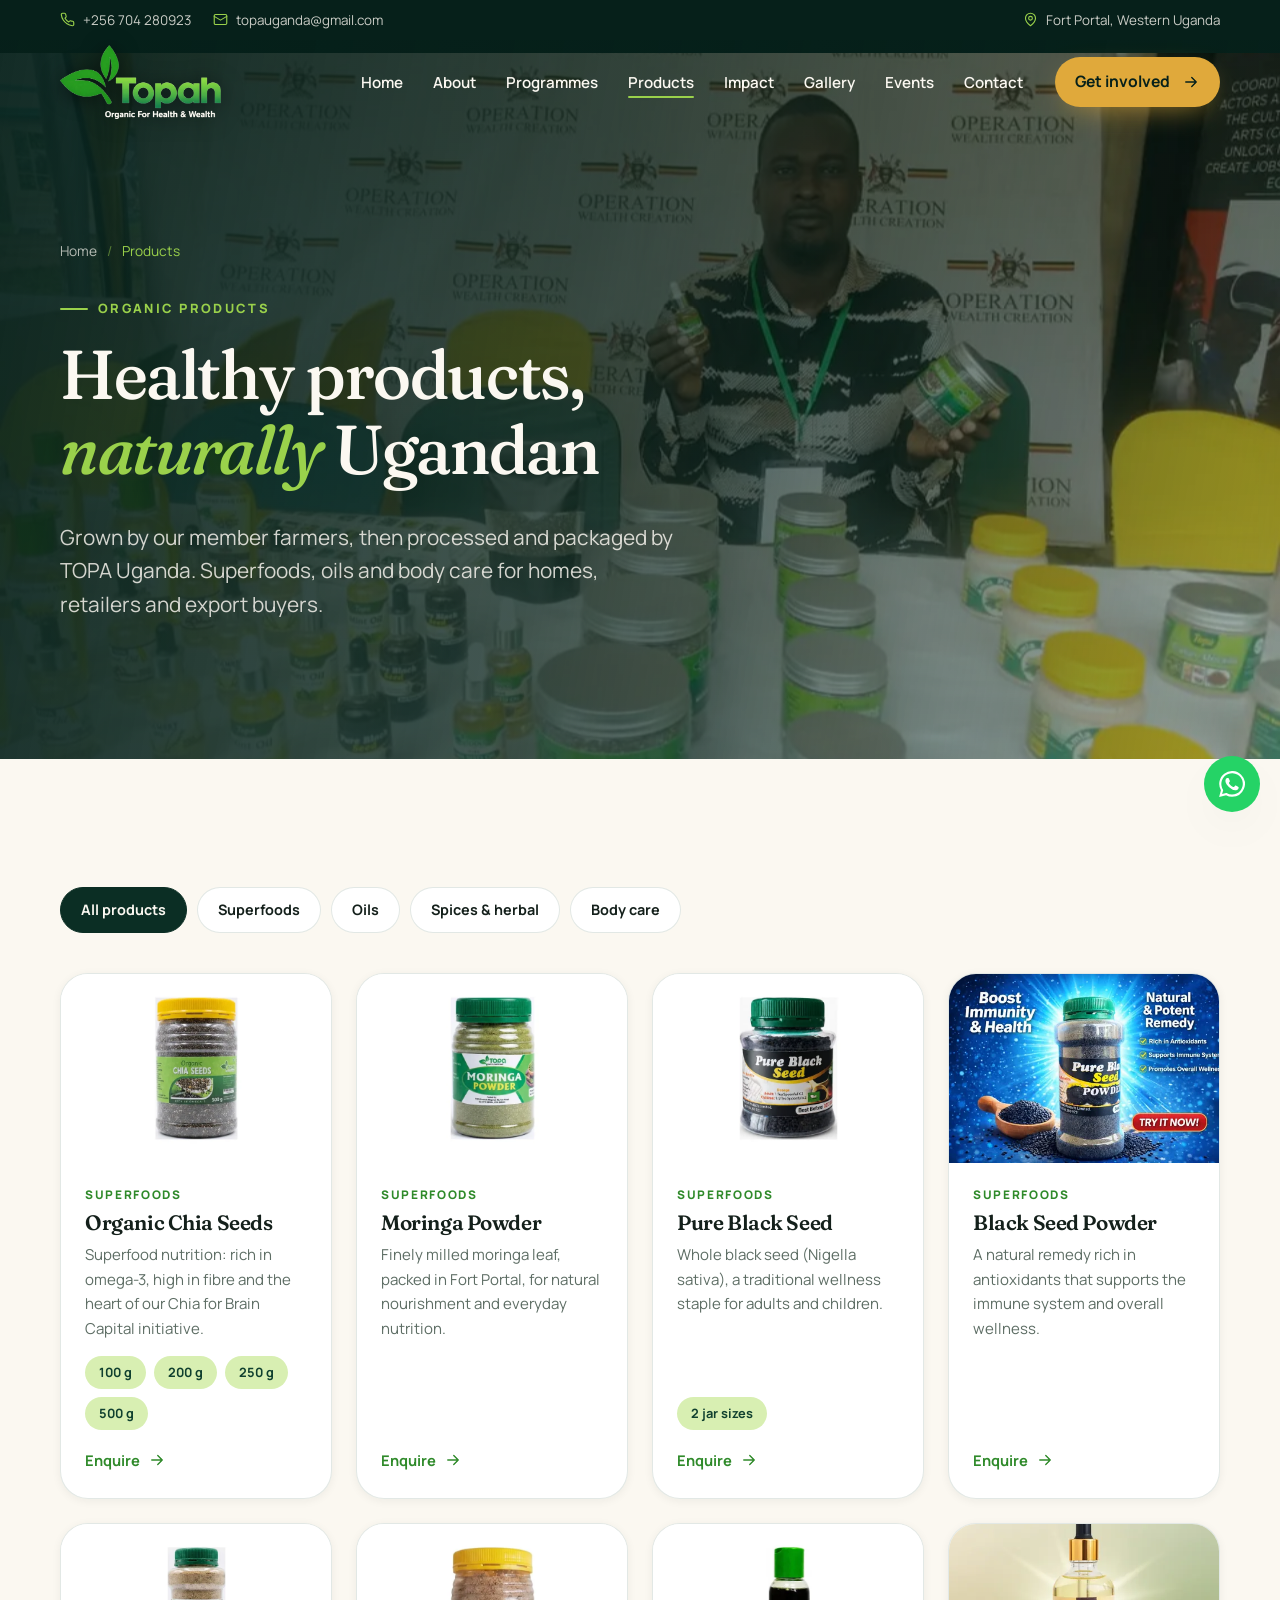
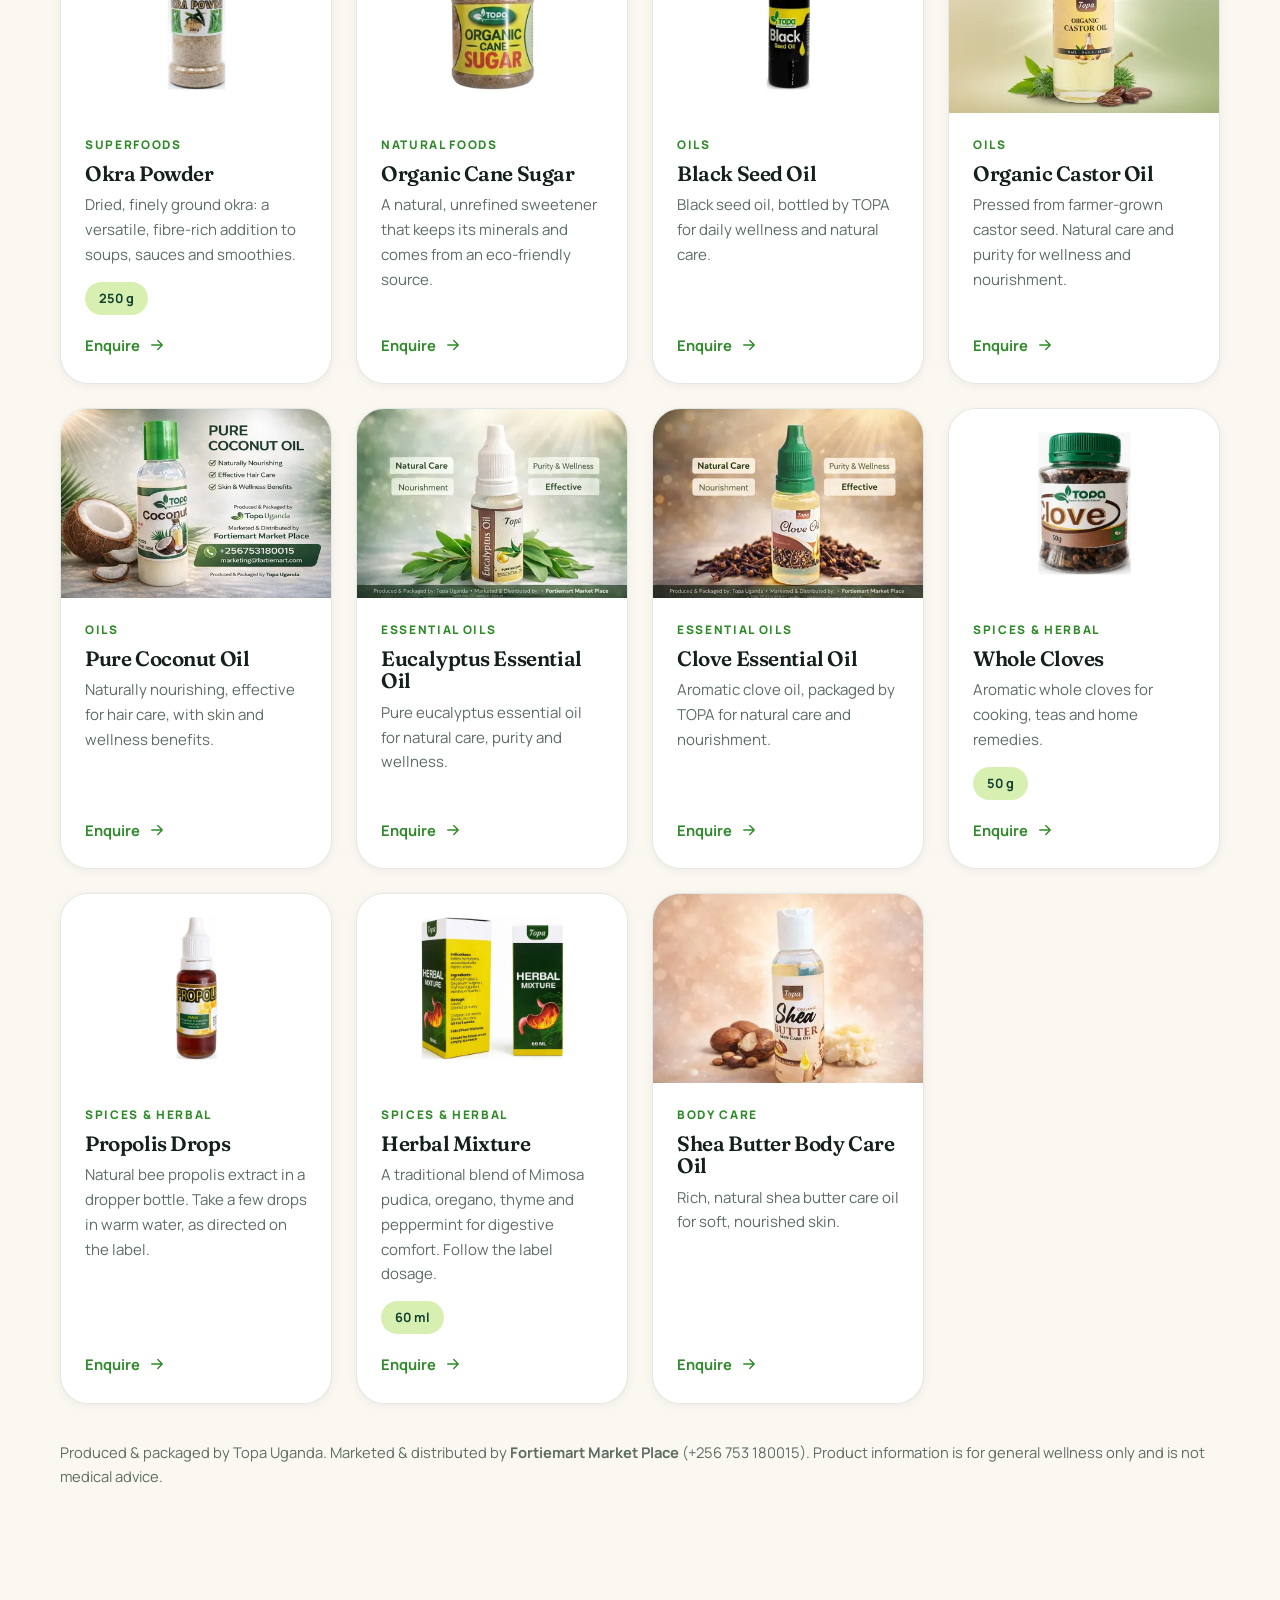
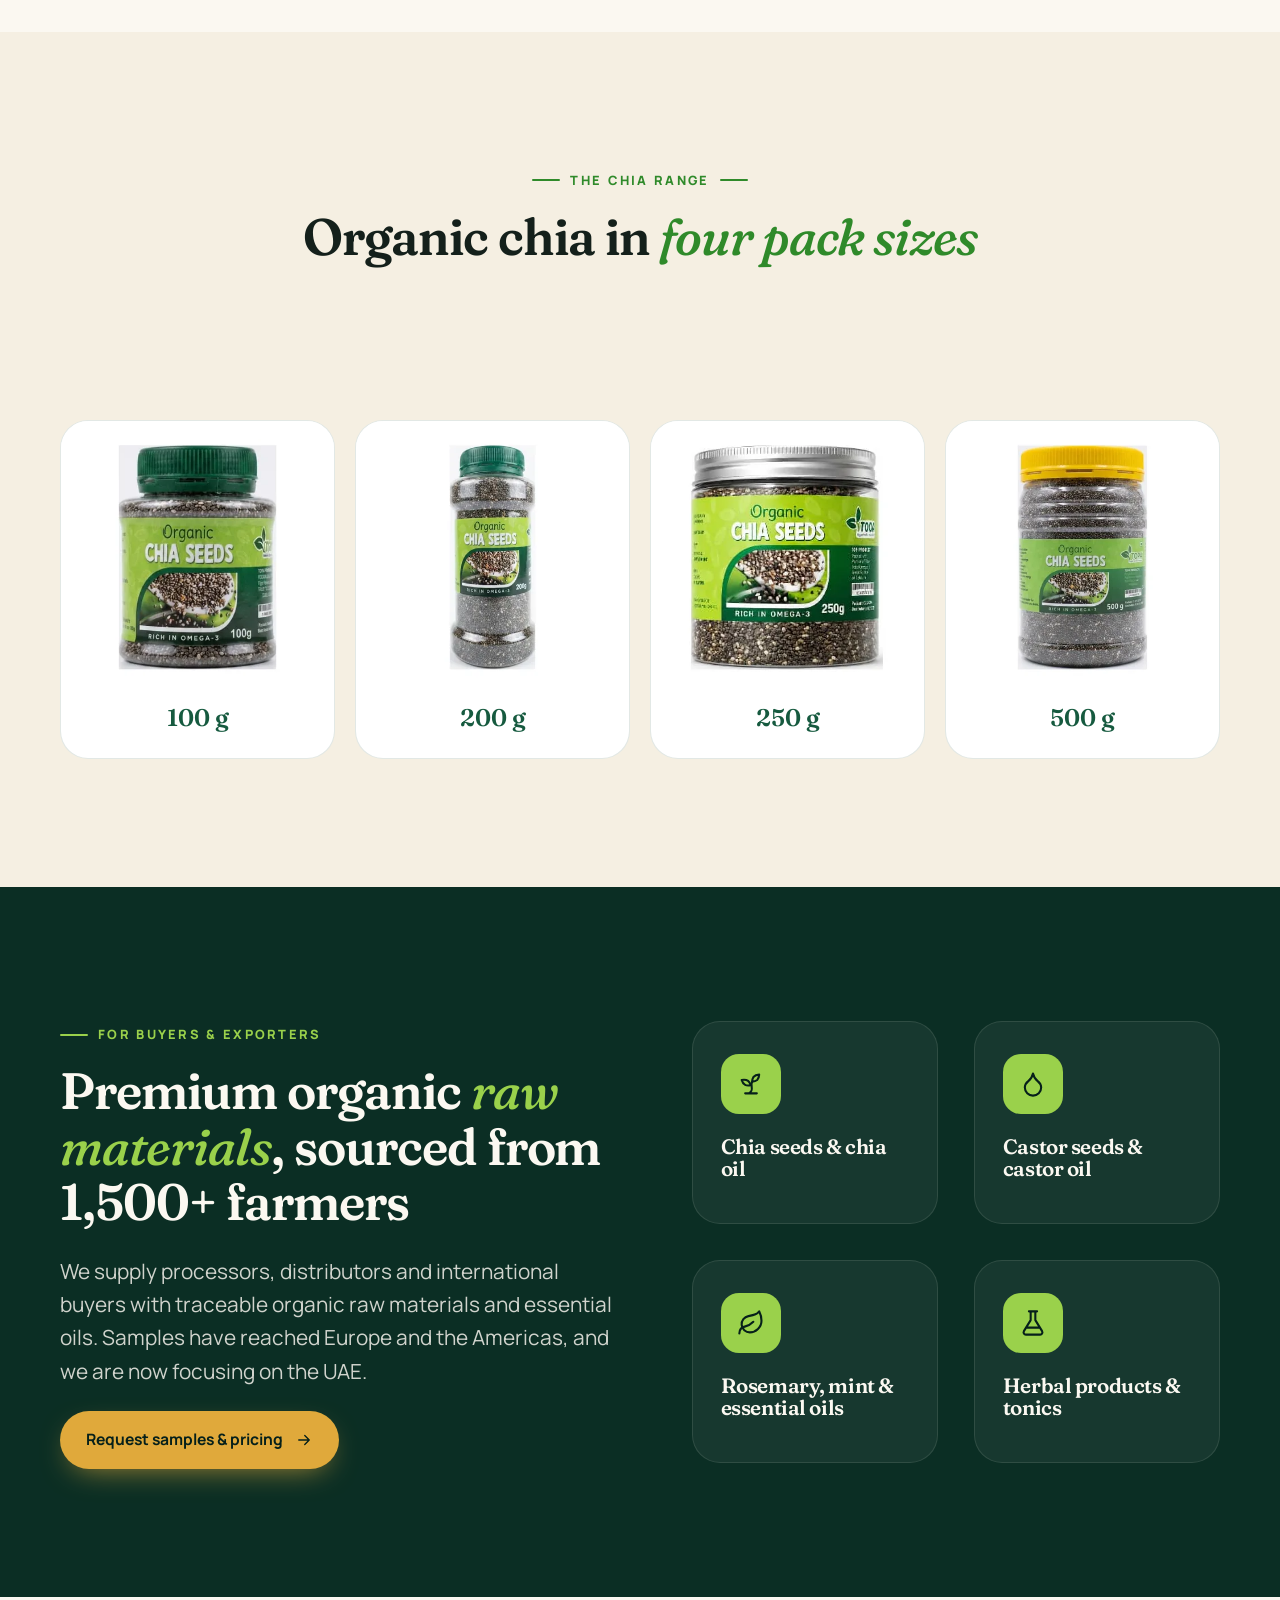
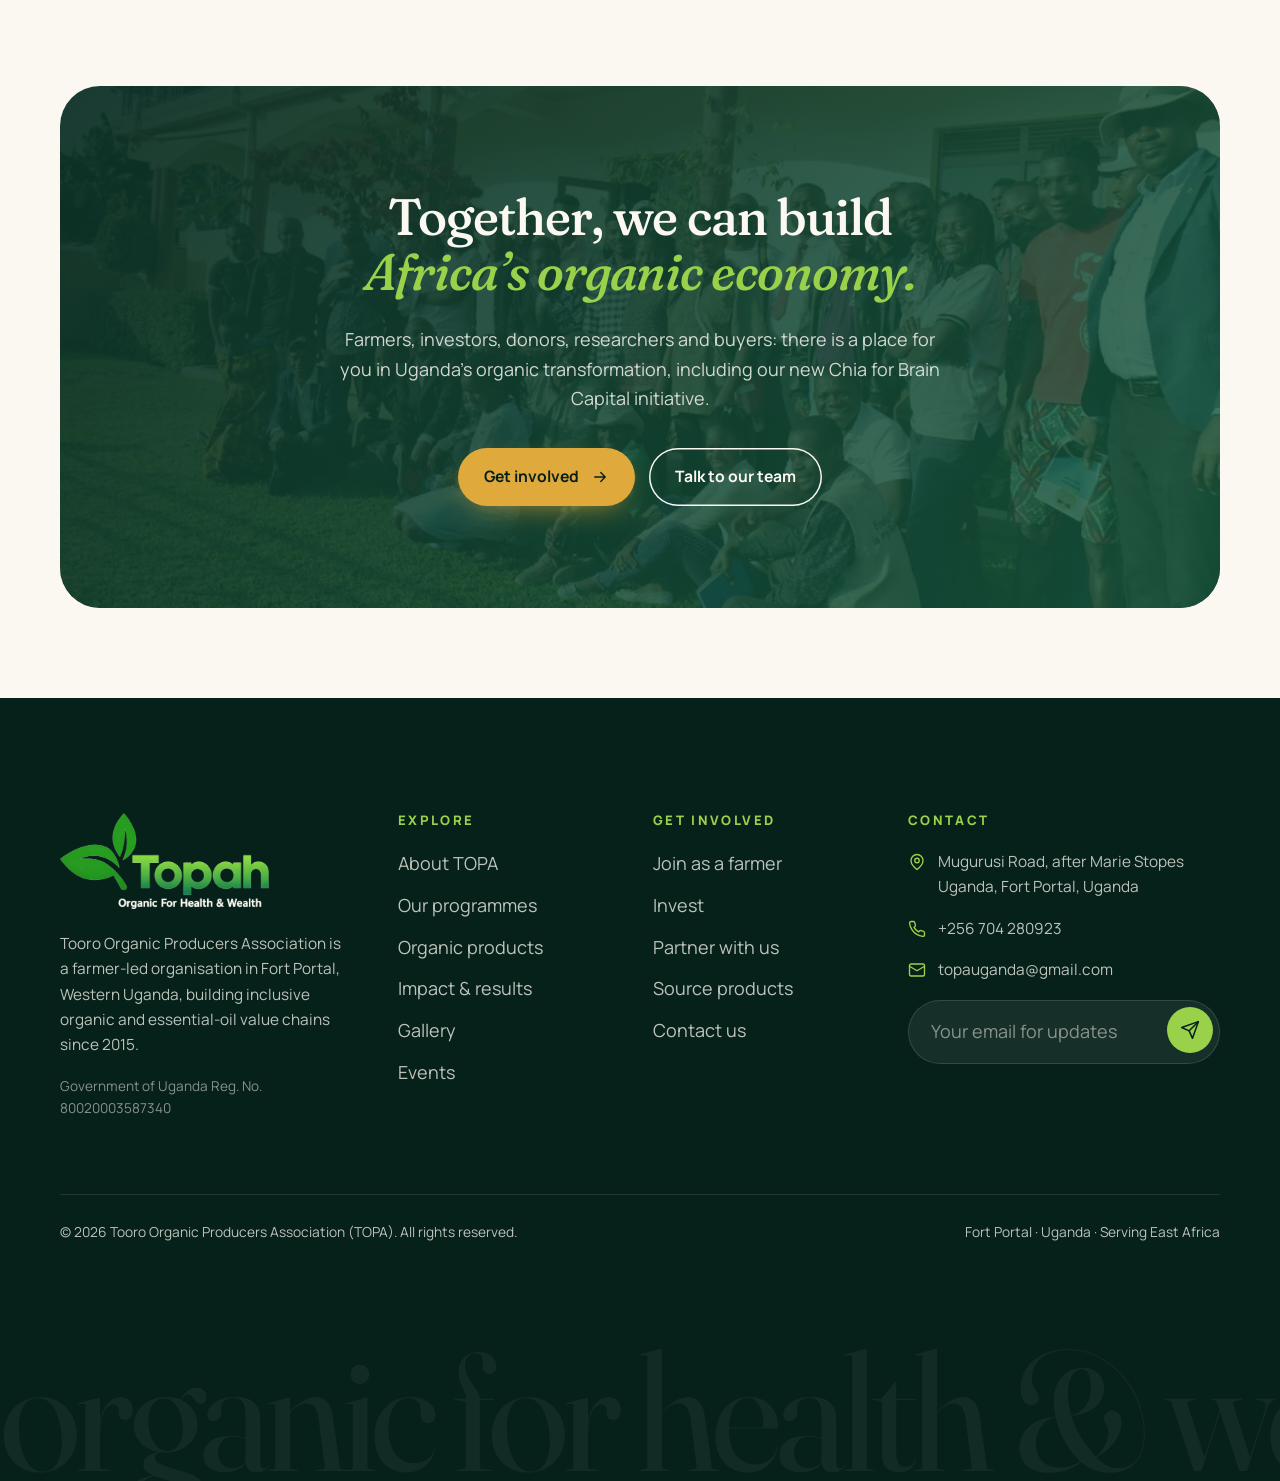
<file: products.html>
<!doctype html>
<html lang="en" class="no-js">
<head>
<meta charset="utf-8">
<meta name="viewport" content="width=device-width, initial-scale=1, viewport-fit=cover">
<title>Organic Products | Chia Seeds, Castor Oil, Moringa &amp; Essential Oils: TOPA Uganda</title>
<meta name="description" content="Ugandan organic products from TOPA: chia seeds, moringa, black seed &amp; black seed oil, okra powder, propolis, herbal mixture, castor, coconut, clove &amp; eucalyptus oils, shea butter and cane sugar. Bulk &amp; export enquiries welcome.">
<link rel="canonical" href="https://topaorganicuganda.org/products.html">
<meta name="robots" content="index, follow, max-image-preview:large">
<meta name="theme-color" content="#0b2e24">
<meta name="author" content="Tooro Organic Producers Association">
<meta name="geo.region" content="UG-W">
<meta name="geo.placename" content="Fort Portal">
<meta property="og:type" content="website">
<meta property="og:site_name" content="TOPA Uganda">
<meta property="og:locale" content="en_UG">
<meta property="og:title" content="Organic Products | Chia Seeds, Castor Oil, Moringa &amp; Essential Oils: TOPA Uganda">
<meta property="og:description" content="Ugandan organic products from TOPA: chia seeds, moringa, black seed &amp; black seed oil, okra powder, propolis, herbal mixture, castor, coconut, clove &amp; eucalyptus oils, shea butter and cane sugar. Bulk &amp; export enquiries welcome.">
<meta property="og:url" content="https://topaorganicuganda.org/products.html">
<meta property="og:image" content="https://topaorganicuganda.org/assets/img/product-organic-chia-seeds.jpg">
<meta property="og:image:alt" content="Organic Products | Chia Seeds, Castor Oil, Moringa &amp; Essential Oils: TOPA Uganda">
<meta name="twitter:card" content="summary_large_image">
<meta name="twitter:title" content="Organic Products | Chia Seeds, Castor Oil, Moringa &amp; Essential Oils: TOPA Uganda">
<meta name="twitter:description" content="Ugandan organic products from TOPA: chia seeds, moringa, black seed &amp; black seed oil, okra powder, propolis, herbal mixture, castor, coconut, clove &amp; eucalyptus oils, shea butter and cane sugar. Bulk &amp; export enquiries welcome.">
<meta name="twitter:image" content="https://topaorganicuganda.org/assets/img/product-organic-chia-seeds.jpg">
<link rel="icon" href="assets/img/icon-32.png" sizes="32x32" type="image/png">
<link rel="apple-touch-icon" href="assets/img/icon-180.png">
<link rel="manifest" href="site.webmanifest">
<link rel="preconnect" href="https://fonts.googleapis.com">
<link rel="preconnect" href="https://fonts.gstatic.com" crossorigin>
<link rel="stylesheet" href="https://fonts.googleapis.com/css2?family=Fraunces:ital,opsz,wght@0,9..144,400..700;1,9..144,400..600&family=Manrope:wght@400..800&display=swap">

<link rel="stylesheet" href="assets/css/style.css?v=2026-11-25">
<script type="application/ld+json">{"@context":"https://schema.org","@graph":[{"@type":"NGO","@id":"https://topaorganicuganda.org/#organization","name":"Tooro Organic Producers Association","alternateName":["TOPA","TOPA Uganda","Topa Organic Uganda"],"url":"https://topaorganicuganda.org/","logo":"https://topaorganicuganda.org/assets/img/icon-512.png","image":"https://topaorganicuganda.org/assets/img/og-image.jpg","description":"Farmer-led organisation in Western Uganda advancing organic production, climate-smart agriculture, essential oils and value-added herbal and nutrition products.","slogan":"Organic for Health & Wealth","foundingDate":"2015","founder":{"@type":"Person","name":"Dr. Willy Businge Araali"},"email":"topauganda@gmail.com","telephone":"+256704280923","address":{"@type":"PostalAddress","streetAddress":"Mugurusi Road (after Marie Stopes Uganda)","addressLocality":"Fort Portal","addressRegion":"Western Region","addressCountry":"UG"},"areaServed":[{"@type":"Country","name":"Uganda"},{"@type":"Place","name":"East Africa"}],"identifier":{"@type":"PropertyValue","name":"Uganda Registration Number","value":"80020003587340"},"knowsAbout":["Organic farming","Climate-smart agriculture","Essential oils","Chia seeds","Value addition","Community nutrition"],"contactPoint":{"@type":"ContactPoint","telephone":"+256704280923","email":"topauganda@gmail.com","contactType":"customer support","areaServed":"UG","availableLanguage":["English","Rutooro"]}},{"@type":"WebSite","@id":"https://topaorganicuganda.org/#website","url":"https://topaorganicuganda.org/","name":"TOPA Uganda","publisher":{"@id":"https://topaorganicuganda.org/#organization"},"inLanguage":"en"},{"@type":"WebPage","@id":"https://topaorganicuganda.org/products.html#webpage","url":"https://topaorganicuganda.org/products.html","name":"Organic Products | Chia Seeds, Castor Oil, Moringa & Essential Oils: TOPA Uganda","description":"Ugandan organic products from TOPA: chia seeds, moringa, black seed & black seed oil, okra powder, propolis, herbal mixture, castor, coconut, clove & eucalyptus oils, shea butter and cane sugar. Bulk & export enquiries welcome.","isPartOf":{"@id":"https://topaorganicuganda.org/#website"},"about":{"@id":"https://topaorganicuganda.org/#organization"},"primaryImageOfPage":"https://topaorganicuganda.org/assets/img/product-organic-chia-seeds.jpg","dateModified":"2026-11-25"},{"@type":"BreadcrumbList","itemListElement":[{"@type":"ListItem","position":1,"name":"Home","item":"https://topaorganicuganda.org/"},{"@type":"ListItem","position":2,"name":"Products","item":"https://topaorganicuganda.org/products.html"}]},{"@type":"ItemList","name":"TOPA organic products","itemListElement":[{"@type":"ListItem","position":1,"item":{"@type":"Product","name":"Organic Chia Seeds","description":"Superfood nutrition: rich in omega-3, high in fibre and the heart of our Chia for Brain Capital initiative.","category":"Superfoods","image":"https://topaorganicuganda.org/assets/img/studio-chia-seeds-500g.jpg","brand":{"@type":"Brand","name":"Topa Uganda"},"manufacturer":{"@id":"https://topaorganicuganda.org/#organization"}}},{"@type":"ListItem","position":2,"item":{"@type":"Product","name":"Moringa Powder","description":"Finely milled moringa leaf, packed in Fort Portal, for natural nourishment and everyday nutrition.","category":"Superfoods","image":"https://topaorganicuganda.org/assets/img/studio-moringa-powder.jpg","brand":{"@type":"Brand","name":"Topa Uganda"},"manufacturer":{"@id":"https://topaorganicuganda.org/#organization"}}},{"@type":"ListItem","position":3,"item":{"@type":"Product","name":"Pure Black Seed","description":"Whole black seed (Nigella sativa), a traditional wellness staple for adults and children.","category":"Superfoods","image":"https://topaorganicuganda.org/assets/img/studio-pure-black-seed.jpg","brand":{"@type":"Brand","name":"Topa Uganda"},"manufacturer":{"@id":"https://topaorganicuganda.org/#organization"}}},{"@type":"ListItem","position":4,"item":{"@type":"Product","name":"Black Seed Powder","description":"A natural remedy rich in antioxidants that supports the immune system and overall wellness.","category":"Superfoods","image":"https://topaorganicuganda.org/assets/img/product-black-seed-powder.jpg","brand":{"@type":"Brand","name":"Topa Uganda"},"manufacturer":{"@id":"https://topaorganicuganda.org/#organization"}}},{"@type":"ListItem","position":5,"item":{"@type":"Product","name":"Okra Powder","description":"Dried, finely ground okra: a versatile, fibre-rich addition to soups, sauces and smoothies.","category":"Superfoods","image":"https://topaorganicuganda.org/assets/img/studio-okra-powder.jpg","brand":{"@type":"Brand","name":"Topa Uganda"},"manufacturer":{"@id":"https://topaorganicuganda.org/#organization"}}},{"@type":"ListItem","position":6,"item":{"@type":"Product","name":"Organic Cane Sugar","description":"A natural, unrefined sweetener that keeps its minerals and comes from an eco-friendly source.","category":"Natural foods","image":"https://topaorganicuganda.org/assets/img/studio-organic-cane-sugar.jpg","brand":{"@type":"Brand","name":"Topa Uganda"},"manufacturer":{"@id":"https://topaorganicuganda.org/#organization"}}},{"@type":"ListItem","position":7,"item":{"@type":"Product","name":"Black Seed Oil","description":"Black seed oil, bottled by TOPA for daily wellness and natural care.","category":"Oils","image":"https://topaorganicuganda.org/assets/img/studio-black-seed-oil.jpg","brand":{"@type":"Brand","name":"Topa Uganda"},"manufacturer":{"@id":"https://topaorganicuganda.org/#organization"}}},{"@type":"ListItem","position":8,"item":{"@type":"Product","name":"Organic Castor Oil","description":"Pressed from farmer-grown castor seed. Natural care and purity for wellness and nourishment.","category":"Oils","image":"https://topaorganicuganda.org/assets/img/product-organic-castor-oil.jpg","brand":{"@type":"Brand","name":"Topa Uganda"},"manufacturer":{"@id":"https://topaorganicuganda.org/#organization"}}},{"@type":"ListItem","position":9,"item":{"@type":"Product","name":"Pure Coconut Oil","description":"Naturally nourishing, effective for hair care, with skin and wellness benefits.","category":"Oils","image":"https://topaorganicuganda.org/assets/img/product-pure-coconut-oil.jpg","brand":{"@type":"Brand","name":"Topa Uganda"},"manufacturer":{"@id":"https://topaorganicuganda.org/#organization"}}},{"@type":"ListItem","position":10,"item":{"@type":"Product","name":"Eucalyptus Essential Oil","description":"Pure eucalyptus essential oil for natural care, purity and wellness.","category":"Essential oils","image":"https://topaorganicuganda.org/assets/img/product-eucalyptus-oil.jpg","brand":{"@type":"Brand","name":"Topa Uganda"},"manufacturer":{"@id":"https://topaorganicuganda.org/#organization"}}},{"@type":"ListItem","position":11,"item":{"@type":"Product","name":"Clove Essential Oil","description":"Aromatic clove oil, packaged by TOPA for natural care and nourishment.","category":"Essential oils","image":"https://topaorganicuganda.org/assets/img/product-clove-oil.jpg","brand":{"@type":"Brand","name":"Topa Uganda"},"manufacturer":{"@id":"https://topaorganicuganda.org/#organization"}}},{"@type":"ListItem","position":12,"item":{"@type":"Product","name":"Whole Cloves","description":"Aromatic whole cloves for cooking, teas and home remedies.","category":"Spices &amp; herbal","image":"https://topaorganicuganda.org/assets/img/studio-whole-cloves.jpg","brand":{"@type":"Brand","name":"Topa Uganda"},"manufacturer":{"@id":"https://topaorganicuganda.org/#organization"}}},{"@type":"ListItem","position":13,"item":{"@type":"Product","name":"Propolis Drops","description":"Natural bee propolis extract in a dropper bottle. Take a few drops in warm water, as directed on the label.","category":"Spices &amp; herbal","image":"https://topaorganicuganda.org/assets/img/studio-propolis.jpg","brand":{"@type":"Brand","name":"Topa Uganda"},"manufacturer":{"@id":"https://topaorganicuganda.org/#organization"}}},{"@type":"ListItem","position":14,"item":{"@type":"Product","name":"Herbal Mixture","description":"A traditional blend of Mimosa pudica, oregano, thyme and peppermint for digestive comfort. Follow the label dosage.","category":"Spices &amp; herbal","image":"https://topaorganicuganda.org/assets/img/studio-herbal-mixture.jpg","brand":{"@type":"Brand","name":"Topa Uganda"},"manufacturer":{"@id":"https://topaorganicuganda.org/#organization"}}},{"@type":"ListItem","position":15,"item":{"@type":"Product","name":"Shea Butter Body Care Oil","description":"Rich, natural shea butter care oil for soft, nourished skin.","category":"Body care","image":"https://topaorganicuganda.org/assets/img/product-shea-butter.jpg","brand":{"@type":"Brand","name":"Topa Uganda"},"manufacturer":{"@id":"https://topaorganicuganda.org/#organization"}}}]}]}</script>
</head>
<body>
<a class="skip-link" href="#main">Skip to content</a>

<div class="scroll-bar" aria-hidden="true"></div>

<div class="topbar">
  <div class="container">
    <div class="topbar__left">
      <a href="tel:+256704280923"><svg viewBox="0 0 24 24" fill="none" stroke="currentColor" stroke-width="1.8" stroke-linecap="round" stroke-linejoin="round" aria-hidden="true"><path d="M22 16.9v3a2 2 0 0 1-2.2 2 19.8 19.8 0 0 1-8.6-3.1 19.5 19.5 0 0 1-6-6A19.8 19.8 0 0 1 2.1 4.2 2 2 0 0 1 4.1 2h3a2 2 0 0 1 2 1.7c.1 1 .4 1.9.7 2.8a2 2 0 0 1-.5 2.1L8 9.9a16 16 0 0 0 6 6l1.3-1.3a2 2 0 0 1 2.1-.4c.9.3 1.8.6 2.8.7a2 2 0 0 1 1.7 2z"/></svg><span>+256 704 280923</span></a>
      <a href="mailto:topauganda@gmail.com"><svg viewBox="0 0 24 24" fill="none" stroke="currentColor" stroke-width="1.8" stroke-linecap="round" stroke-linejoin="round" aria-hidden="true"><rect x="2" y="4" width="20" height="16" rx="2"/><path d="m22 7-10 6L2 7"/></svg><span>topauganda@gmail.com</span></a>
    </div>
    <div class="topbar__right">
      <span style="display:inline-flex;gap:8px;align-items:center"><svg viewBox="0 0 24 24" fill="none" stroke="currentColor" stroke-width="1.8" stroke-linecap="round" stroke-linejoin="round" aria-hidden="true"><path d="M20 10c0 6-8 12-8 12S4 16 4 10a8 8 0 0 1 16 0z"/><circle cx="12" cy="10" r="3"/></svg>Fort Portal, Western Uganda</span>
    </div>
  </div>
</div>
<header class="header header--overlay" id="top">
  <div class="container header__inner">
    <a href="index.html" class="logo"><img class="logo__img logo__img--dark" src="assets/img/brand/logo-topah.png" alt="Topah: Organic For Health &amp; Wealth (Tooro Organic Producers Association) home" width="560" height="257"><img class="logo__img logo__img--light" src="assets/img/brand/logo-topah-light.png" alt="" width="560" height="257"></a>
    <button class="menu-toggle" aria-label="Open menu" aria-expanded="false" aria-controls="site-nav"><span></span><span></span><span></span></button>
    <nav class="nav" id="site-nav" aria-label="Main">
      <ul class="nav__list"><li><a class="nav__link" href="index.html">Home</a></li><li><a class="nav__link" href="about.html">About</a></li><li><a class="nav__link" href="programmes.html">Programmes</a></li><li><a class="nav__link" href="products.html" aria-current="page">Products</a></li><li><a class="nav__link" href="impact.html">Impact</a></li><li><a class="nav__link" href="gallery.html">Gallery</a></li><li><a class="nav__link" href="events.html">Events</a></li><li><a class="nav__link" href="contact.html">Contact</a></li></ul>
      <a class="btn btn--gold nav__cta" href="get-involved.html">Get involved <svg viewBox="0 0 24 24" fill="none" stroke="currentColor" stroke-width="1.8" stroke-linecap="round" stroke-linejoin="round" aria-hidden="true"><path d="M5 12h14M13 6l6 6-6 6"/></svg></a>
    </nav>
  </div>
</header>
<main id="main">

<section class="page-hero">
  <div class="page-hero__bg"><img src="assets/img/topa-organic-product-display-960.webp" srcset="assets/img/topa-organic-product-display-480.webp 480w, assets/img/topa-organic-product-display-960.webp 960w" sizes="100vw" alt="TOPA organic oils and powders on display" width="960" height="720" decoding="async" fetchpriority="high" data-parallax="0.25"></div>
  <div class="container">
    <nav aria-label="Breadcrumb"><ol class="breadcrumb fade-up-load"><li><a href="index.html">Home</a></li><li aria-current="page">Products</li></ol></nav>
    <p class="eyebrow fade-up-load d1" style="color:var(--lime-400)">Organic products</p>
    <h1><span class="split-line"><span>Healthy products, <em class="accent">naturally</em> Ugandan</span></span></h1>
    <p class="lead fade-up-load d2">Grown by our member farmers, then processed and packaged by TOPA Uganda. Superfoods, oils and body care for homes, retailers and export buyers.</p>
  </div>
</section>
<section class="section">
  <div class="container">
    <div class="filters" data-filter-group="#product-grid" role="group" aria-label="Filter products">
      <button class="filter-btn is-active" data-filter="all" aria-pressed="true">All products</button>
      <button class="filter-btn" data-filter="superfood" aria-pressed="false">Superfoods</button>
      <button class="filter-btn" data-filter="oil" aria-pressed="false">Oils</button>
      <button class="filter-btn" data-filter="herbal" aria-pressed="false">Spices &amp; herbal</button>
      <button class="filter-btn" data-filter="care" aria-pressed="false">Body care</button>
    </div>
    <div class="product-grid" id="product-grid">
        <article class="product product--studio product--swap reveal" data-cat="superfood" style="--d:0.0s">
          <div class="product__img"><img src="assets/img/studio-chia-seeds-500g-480.webp" srcset="assets/img/studio-chia-seeds-500g-480.webp 480w" sizes="(max-width: 640px) 100vw, 320px" alt="Organic Chia Seeds by TOPA Uganda" width="480" height="480" decoding="async" loading="lazy"><img class="product__alt" src="assets/img/product-organic-chia-seeds-960.webp" srcset="assets/img/product-organic-chia-seeds-480.webp 480w, assets/img/product-organic-chia-seeds-960.webp 960w" sizes="(max-width: 640px) 100vw, 320px" alt="" width="960" height="640" decoding="async" loading="lazy"></div>
          <div class="product__body"><span class="product__cat">Superfoods</span><h3>Organic Chia Seeds</h3><p>Superfood nutrition: rich in omega-3, high in fibre and the heart of our Chia for Brain Capital initiative.</p><div class="pills"><span class="pill">100 g</span><span class="pill">200 g</span><span class="pill">250 g</span><span class="pill">500 g</span></div><a class="link-arrow" href="contact/?interest=Buying&amp;product=Organic+Chia+Seeds">Enquire <svg viewBox="0 0 24 24" fill="none" stroke="currentColor" stroke-width="1.8" stroke-linecap="round" stroke-linejoin="round" aria-hidden="true"><path d="M5 12h14M13 6l6 6-6 6"/></svg></a></div>
        </article>
        <article class="product product--studio product--swap reveal" data-cat="superfood" style="--d:0.08s">
          <div class="product__img"><img src="assets/img/studio-moringa-powder-480.webp" srcset="assets/img/studio-moringa-powder-480.webp 480w" sizes="(max-width: 640px) 100vw, 320px" alt="Moringa Powder by TOPA Uganda" width="480" height="480" decoding="async" loading="lazy"><img class="product__alt" src="assets/img/product-moringa-powder-960.webp" srcset="assets/img/product-moringa-powder-480.webp 480w, assets/img/product-moringa-powder-960.webp 960w" sizes="(max-width: 640px) 100vw, 320px" alt="" width="960" height="640" decoding="async" loading="lazy"></div>
          <div class="product__body"><span class="product__cat">Superfoods</span><h3>Moringa Powder</h3><p>Finely milled moringa leaf, packed in Fort Portal, for natural nourishment and everyday nutrition.</p><a class="link-arrow" href="contact/?interest=Buying&amp;product=Moringa+Powder">Enquire <svg viewBox="0 0 24 24" fill="none" stroke="currentColor" stroke-width="1.8" stroke-linecap="round" stroke-linejoin="round" aria-hidden="true"><path d="M5 12h14M13 6l6 6-6 6"/></svg></a></div>
        </article>
        <article class="product product--studio product--swap reveal" data-cat="superfood" style="--d:0.16s">
          <div class="product__img"><img src="assets/img/studio-pure-black-seed-480.webp" srcset="assets/img/studio-pure-black-seed-480.webp 480w" sizes="(max-width: 640px) 100vw, 320px" alt="Pure Black Seed by TOPA Uganda" width="480" height="480" decoding="async" loading="lazy"><img class="product__alt" src="assets/img/studio-pure-black-seed-tall-480.webp" srcset="assets/img/studio-pure-black-seed-tall-480.webp 480w" sizes="(max-width: 640px) 100vw, 320px" alt="" width="480" height="480" decoding="async" loading="lazy"></div>
          <div class="product__body"><span class="product__cat">Superfoods</span><h3>Pure Black Seed</h3><p>Whole black seed (Nigella sativa), a traditional wellness staple for adults and children.</p><div class="pills"><span class="pill">2 jar sizes</span></div><a class="link-arrow" href="contact/?interest=Buying&amp;product=Pure+Black+Seed">Enquire <svg viewBox="0 0 24 24" fill="none" stroke="currentColor" stroke-width="1.8" stroke-linecap="round" stroke-linejoin="round" aria-hidden="true"><path d="M5 12h14M13 6l6 6-6 6"/></svg></a></div>
        </article>
        <article class="product reveal" data-cat="superfood" style="--d:0.0s">
          <div class="product__img"><img src="assets/img/product-black-seed-powder-960.webp" srcset="assets/img/product-black-seed-powder-480.webp 480w, assets/img/product-black-seed-powder-960.webp 960w" sizes="(max-width: 640px) 100vw, 320px" alt="Black Seed Powder by TOPA Uganda" width="960" height="640" decoding="async" loading="lazy"></div>
          <div class="product__body"><span class="product__cat">Superfoods</span><h3>Black Seed Powder</h3><p>A natural remedy rich in antioxidants that supports the immune system and overall wellness.</p><a class="link-arrow" href="contact/?interest=Buying&amp;product=Black+Seed+Powder">Enquire <svg viewBox="0 0 24 24" fill="none" stroke="currentColor" stroke-width="1.8" stroke-linecap="round" stroke-linejoin="round" aria-hidden="true"><path d="M5 12h14M13 6l6 6-6 6"/></svg></a></div>
        </article>
        <article class="product product--studio reveal" data-cat="superfood" style="--d:0.08s">
          <div class="product__img"><img src="assets/img/studio-okra-powder-480.webp" srcset="assets/img/studio-okra-powder-480.webp 480w" sizes="(max-width: 640px) 100vw, 320px" alt="Okra Powder by TOPA Uganda" width="480" height="480" decoding="async" loading="lazy"></div>
          <div class="product__body"><span class="product__cat">Superfoods</span><h3>Okra Powder</h3><p>Dried, finely ground okra: a versatile, fibre-rich addition to soups, sauces and smoothies.</p><div class="pills"><span class="pill">250 g</span></div><a class="link-arrow" href="contact/?interest=Buying&amp;product=Okra+Powder">Enquire <svg viewBox="0 0 24 24" fill="none" stroke="currentColor" stroke-width="1.8" stroke-linecap="round" stroke-linejoin="round" aria-hidden="true"><path d="M5 12h14M13 6l6 6-6 6"/></svg></a></div>
        </article>
        <article class="product product--studio product--swap reveal" data-cat="superfood" style="--d:0.16s">
          <div class="product__img"><img src="assets/img/studio-organic-cane-sugar-480.webp" srcset="assets/img/studio-organic-cane-sugar-480.webp 480w" sizes="(max-width: 640px) 100vw, 320px" alt="Organic Cane Sugar by TOPA Uganda" width="480" height="480" decoding="async" loading="lazy"><img class="product__alt" src="assets/img/product-organic-cane-sugar-960.webp" srcset="assets/img/product-organic-cane-sugar-480.webp 480w, assets/img/product-organic-cane-sugar-960.webp 960w" sizes="(max-width: 640px) 100vw, 320px" alt="" width="960" height="640" decoding="async" loading="lazy"></div>
          <div class="product__body"><span class="product__cat">Natural foods</span><h3>Organic Cane Sugar</h3><p>A natural, unrefined sweetener that keeps its minerals and comes from an eco-friendly source.</p><a class="link-arrow" href="contact/?interest=Buying&amp;product=Organic+Cane+Sugar">Enquire <svg viewBox="0 0 24 24" fill="none" stroke="currentColor" stroke-width="1.8" stroke-linecap="round" stroke-linejoin="round" aria-hidden="true"><path d="M5 12h14M13 6l6 6-6 6"/></svg></a></div>
        </article>
        <article class="product product--studio reveal" data-cat="oil" style="--d:0.0s">
          <div class="product__img"><img src="assets/img/studio-black-seed-oil-430.webp" srcset="assets/img/studio-black-seed-oil-430.webp 430w" sizes="(max-width: 640px) 100vw, 320px" alt="Black Seed Oil by TOPA Uganda" width="430" height="430" decoding="async" loading="lazy"></div>
          <div class="product__body"><span class="product__cat">Oils</span><h3>Black Seed Oil</h3><p>Black seed oil, bottled by TOPA for daily wellness and natural care.</p><a class="link-arrow" href="contact/?interest=Buying&amp;product=Black+Seed+Oil">Enquire <svg viewBox="0 0 24 24" fill="none" stroke="currentColor" stroke-width="1.8" stroke-linecap="round" stroke-linejoin="round" aria-hidden="true"><path d="M5 12h14M13 6l6 6-6 6"/></svg></a></div>
        </article>
        <article class="product reveal" data-cat="oil" style="--d:0.08s">
          <div class="product__img"><img src="assets/img/product-organic-castor-oil-960.webp" srcset="assets/img/product-organic-castor-oil-480.webp 480w, assets/img/product-organic-castor-oil-960.webp 960w" sizes="(max-width: 640px) 100vw, 320px" alt="Organic Castor Oil by TOPA Uganda" width="960" height="960" decoding="async" loading="lazy"></div>
          <div class="product__body"><span class="product__cat">Oils</span><h3>Organic Castor Oil</h3><p>Pressed from farmer-grown castor seed. Natural care and purity for wellness and nourishment.</p><a class="link-arrow" href="contact/?interest=Buying&amp;product=Organic+Castor+Oil">Enquire <svg viewBox="0 0 24 24" fill="none" stroke="currentColor" stroke-width="1.8" stroke-linecap="round" stroke-linejoin="round" aria-hidden="true"><path d="M5 12h14M13 6l6 6-6 6"/></svg></a></div>
        </article>
        <article class="product reveal" data-cat="oil care" style="--d:0.16s">
          <div class="product__img"><img src="assets/img/product-pure-coconut-oil-960.webp" srcset="assets/img/product-pure-coconut-oil-480.webp 480w, assets/img/product-pure-coconut-oil-960.webp 960w" sizes="(max-width: 640px) 100vw, 320px" alt="Pure Coconut Oil by TOPA Uganda" width="960" height="640" decoding="async" loading="lazy"></div>
          <div class="product__body"><span class="product__cat">Oils</span><h3>Pure Coconut Oil</h3><p>Naturally nourishing, effective for hair care, with skin and wellness benefits.</p><a class="link-arrow" href="contact/?interest=Buying&amp;product=Pure+Coconut+Oil">Enquire <svg viewBox="0 0 24 24" fill="none" stroke="currentColor" stroke-width="1.8" stroke-linecap="round" stroke-linejoin="round" aria-hidden="true"><path d="M5 12h14M13 6l6 6-6 6"/></svg></a></div>
        </article>
        <article class="product reveal" data-cat="oil" style="--d:0.0s">
          <div class="product__img"><img src="assets/img/product-eucalyptus-oil-960.webp" srcset="assets/img/product-eucalyptus-oil-480.webp 480w, assets/img/product-eucalyptus-oil-960.webp 960w" sizes="(max-width: 640px) 100vw, 320px" alt="Eucalyptus Essential Oil by TOPA Uganda" width="960" height="640" decoding="async" loading="lazy"></div>
          <div class="product__body"><span class="product__cat">Essential oils</span><h3>Eucalyptus Essential Oil</h3><p>Pure eucalyptus essential oil for natural care, purity and wellness.</p><a class="link-arrow" href="contact/?interest=Buying&amp;product=Eucalyptus+Essential+Oil">Enquire <svg viewBox="0 0 24 24" fill="none" stroke="currentColor" stroke-width="1.8" stroke-linecap="round" stroke-linejoin="round" aria-hidden="true"><path d="M5 12h14M13 6l6 6-6 6"/></svg></a></div>
        </article>
        <article class="product reveal" data-cat="oil" style="--d:0.08s">
          <div class="product__img"><img src="assets/img/product-clove-oil-960.webp" srcset="assets/img/product-clove-oil-480.webp 480w, assets/img/product-clove-oil-960.webp 960w" sizes="(max-width: 640px) 100vw, 320px" alt="Clove Essential Oil by TOPA Uganda" width="960" height="640" decoding="async" loading="lazy"></div>
          <div class="product__body"><span class="product__cat">Essential oils</span><h3>Clove Essential Oil</h3><p>Aromatic clove oil, packaged by TOPA for natural care and nourishment.</p><a class="link-arrow" href="contact/?interest=Buying&amp;product=Clove+Essential+Oil">Enquire <svg viewBox="0 0 24 24" fill="none" stroke="currentColor" stroke-width="1.8" stroke-linecap="round" stroke-linejoin="round" aria-hidden="true"><path d="M5 12h14M13 6l6 6-6 6"/></svg></a></div>
        </article>
        <article class="product product--studio reveal" data-cat="herbal" style="--d:0.16s">
          <div class="product__img"><img src="assets/img/studio-whole-cloves-480.webp" srcset="assets/img/studio-whole-cloves-480.webp 480w" sizes="(max-width: 640px) 100vw, 320px" alt="Whole Cloves by TOPA Uganda" width="480" height="480" decoding="async" loading="lazy"></div>
          <div class="product__body"><span class="product__cat">Spices &amp; herbal</span><h3>Whole Cloves</h3><p>Aromatic whole cloves for cooking, teas and home remedies.</p><div class="pills"><span class="pill">50 g</span></div><a class="link-arrow" href="contact/?interest=Buying&amp;product=Whole+Cloves">Enquire <svg viewBox="0 0 24 24" fill="none" stroke="currentColor" stroke-width="1.8" stroke-linecap="round" stroke-linejoin="round" aria-hidden="true"><path d="M5 12h14M13 6l6 6-6 6"/></svg></a></div>
        </article>
        <article class="product product--studio reveal" data-cat="herbal" style="--d:0.0s">
          <div class="product__img"><img src="assets/img/studio-propolis-480.webp" srcset="assets/img/studio-propolis-480.webp 480w" sizes="(max-width: 640px) 100vw, 320px" alt="Propolis Drops by TOPA Uganda" width="480" height="480" decoding="async" loading="lazy"></div>
          <div class="product__body"><span class="product__cat">Spices &amp; herbal</span><h3>Propolis Drops</h3><p>Natural bee propolis extract in a dropper bottle. Take a few drops in warm water, as directed on the label.</p><a class="link-arrow" href="contact/?interest=Buying&amp;product=Propolis+Drops">Enquire <svg viewBox="0 0 24 24" fill="none" stroke="currentColor" stroke-width="1.8" stroke-linecap="round" stroke-linejoin="round" aria-hidden="true"><path d="M5 12h14M13 6l6 6-6 6"/></svg></a></div>
        </article>
        <article class="product product--studio reveal" data-cat="herbal" style="--d:0.08s">
          <div class="product__img"><img src="assets/img/studio-herbal-mixture-480.webp" srcset="assets/img/studio-herbal-mixture-480.webp 480w" sizes="(max-width: 640px) 100vw, 320px" alt="Herbal Mixture by TOPA Uganda" width="480" height="480" decoding="async" loading="lazy"></div>
          <div class="product__body"><span class="product__cat">Spices &amp; herbal</span><h3>Herbal Mixture</h3><p>A traditional blend of Mimosa pudica, oregano, thyme and peppermint for digestive comfort. Follow the label dosage.</p><div class="pills"><span class="pill">60 ml</span></div><a class="link-arrow" href="contact/?interest=Buying&amp;product=Herbal+Mixture">Enquire <svg viewBox="0 0 24 24" fill="none" stroke="currentColor" stroke-width="1.8" stroke-linecap="round" stroke-linejoin="round" aria-hidden="true"><path d="M5 12h14M13 6l6 6-6 6"/></svg></a></div>
        </article>
        <article class="product reveal" data-cat="care" style="--d:0.16s">
          <div class="product__img"><img src="assets/img/product-shea-butter-960.webp" srcset="assets/img/product-shea-butter-480.webp 480w, assets/img/product-shea-butter-960.webp 960w" sizes="(max-width: 640px) 100vw, 320px" alt="Shea Butter Body Care Oil by TOPA Uganda" width="960" height="640" decoding="async" loading="lazy"></div>
          <div class="product__body"><span class="product__cat">Body care</span><h3>Shea Butter Body Care Oil</h3><p>Rich, natural shea butter care oil for soft, nourished skin.</p><a class="link-arrow" href="contact/?interest=Buying&amp;product=Shea+Butter+Body+Care+Oil">Enquire <svg viewBox="0 0 24 24" fill="none" stroke="currentColor" stroke-width="1.8" stroke-linecap="round" stroke-linejoin="round" aria-hidden="true"><path d="M5 12h14M13 6l6 6-6 6"/></svg></a></div>
        </article></div>
    <p class="muted reveal" style="margin-top:36px;font-size:.92rem">Produced &amp; packaged by Topa Uganda. Marketed &amp; distributed by <strong>Fortiemart Market Place</strong> (+256 753 180015). Product information is for general wellness only and is not medical advice.</p>
  </div>
</section>
<section class="section section--cream">
  <div class="container">
    <div class="section-head center">
      <p class="eyebrow reveal">The chia range</p>
      <h2 class="reveal">Organic chia in <span class="accent">four pack sizes</span></h2>
      <p class="lead reveal">Grown by Rwenzori farmers and packed in Fort Portal, from a 100 g starter jar to a 500 g family pack.</p>
    </div>
    <div class="range"><figure class="range__item reveal" style="--d:0.0s"><img src="assets/img/studio-chia-seeds-100g-480.webp" srcset="assets/img/studio-chia-seeds-100g-480.webp 480w" sizes="(max-width: 640px) 50vw, 25vw" alt="TOPA organic chia seeds 100g jar" width="480" height="480" decoding="async" loading="lazy"><figcaption>100 g</figcaption></figure><figure class="range__item reveal" style="--d:0.1s"><img src="assets/img/studio-chia-seeds-200g-480.webp" srcset="assets/img/studio-chia-seeds-200g-480.webp 480w" sizes="(max-width: 640px) 50vw, 25vw" alt="TOPA organic chia seeds 200g jar" width="480" height="480" decoding="async" loading="lazy"><figcaption>200 g</figcaption></figure><figure class="range__item reveal" style="--d:0.2s"><img src="assets/img/studio-chia-seeds-250g-401.webp" srcset="assets/img/studio-chia-seeds-250g-401.webp 401w" sizes="(max-width: 640px) 50vw, 25vw" alt="TOPA organic chia seeds 250g jar" width="401" height="401" decoding="async" loading="lazy"><figcaption>250 g</figcaption></figure><figure class="range__item reveal" style="--d:0.30000000000000004s"><img src="assets/img/studio-chia-seeds-500g-480.webp" srcset="assets/img/studio-chia-seeds-500g-480.webp 480w" sizes="(max-width: 640px) 50vw, 25vw" alt="TOPA organic chia seeds 500g jar" width="480" height="480" decoding="async" loading="lazy"><figcaption>500 g</figcaption></figure></div>
  </div>
</section>
<section class="section section--dark">
  <div class="container">
    <div class="split">
      <div>
        <p class="eyebrow reveal">For buyers &amp; exporters</p>
        <h2 class="reveal">Premium organic <span class="accent">raw materials</span>, sourced from 1,500+ farmers</h2>
        <p class="lead reveal">We supply processors, distributors and international buyers with traceable organic raw materials and essential oils. Samples have reached Europe and the Americas, and we are now focusing on the UAE.</p>
        <div class="btn-row reveal"><a class="btn btn--gold" href="contact.html?interest=Buying">Request samples &amp; pricing <svg viewBox="0 0 24 24" fill="none" stroke="currentColor" stroke-width="1.8" stroke-linecap="round" stroke-linejoin="round" aria-hidden="true"><path d="M5 12h14M13 6l6 6-6 6"/></svg></a></div>
      </div>
      <div class="grid grid-2"><div class="card reveal" style="--d:0.0s"><div class="card__icon"><svg viewBox="0 0 24 24" fill="none" stroke="currentColor" stroke-width="1.8" stroke-linecap="round" stroke-linejoin="round" aria-hidden="true"><path d="M7 20h10M10 20c5.5-2.5.8-6.4 3-10"/><path d="M9.5 9.4c1.1.8 1.8 2.2 2.3 3.7-2 .4-3.5.4-4.8-.3-1.2-.6-2.3-1.9-3-4.2 2.8-.5 4.4 0 5.5.8z"/><path d="M14.1 6a7 7 0 0 0-1.1 4c1.9-.1 3.3-.6 4.3-1.4 1-1 1.6-2.3 1.7-4.6-2.7.1-4 1-4.9 2z"/></svg></div><h3>Chia seeds &amp; chia oil</h3></div><div class="card reveal" style="--d:0.08s"><div class="card__icon"><svg viewBox="0 0 24 24" fill="none" stroke="currentColor" stroke-width="1.8" stroke-linecap="round" stroke-linejoin="round" aria-hidden="true"><path d="M12 22a7 7 0 0 0 7-7c0-2-1-3.9-3-5.5s-3.5-4-4-6.5c-.5 2.5-2 4.9-4 6.5C6 11.1 5 13 5 15a7 7 0 0 0 7 7z"/></svg></div><h3>Castor seeds &amp; castor oil</h3></div><div class="card reveal" style="--d:0.16s"><div class="card__icon"><svg viewBox="0 0 24 24" fill="none" stroke="currentColor" stroke-width="1.8" stroke-linecap="round" stroke-linejoin="round" aria-hidden="true"><path d="M11 20A7 7 0 0 1 9.8 6.1C15.5 5 17 4.5 19 2c1 2 2 4.2 2 8 0 5.5-4.8 10-10 10z"/><path d="M2 21c0-3 1.9-5.4 5.2-6.1 2.4-.5 4.9-2 6.8-3.9"/></svg></div><h3>Rosemary, mint &amp; essential oils</h3></div><div class="card reveal" style="--d:0.24s"><div class="card__icon"><svg viewBox="0 0 24 24" fill="none" stroke="currentColor" stroke-width="1.8" stroke-linecap="round" stroke-linejoin="round" aria-hidden="true"><path d="M10 2v7.5L4.2 19a2 2 0 0 0 1.7 3h12.2a2 2 0 0 0 1.7-3L14 9.5V2M8.5 2h7M7 16h10"/></svg></div><h3>Herbal products &amp; tonics</h3></div></div>
    </div>
  </div>
</section>

<section class="section--tight">
  <div class="container">
    <div class="cta reveal reveal--scale">
      <img src="assets/img/training-of-trainers-group-photo-960.webp" srcset="assets/img/training-of-trainers-group-photo-480.webp 480w, assets/img/training-of-trainers-group-photo-960.webp 960w" sizes="(max-width: 1240px) 100vw, 1240px" alt="" width="960" height="640" decoding="async" loading="lazy">
      <h2>Together, we can build <em class="accent">Africa’s organic economy.</em></h2>
      <p>Farmers, investors, donors, researchers and buyers: there is a place for you in Uganda’s organic transformation, including our new Chia for Brain Capital initiative.</p>
      <div class="btn-row">
        <a class="btn btn--gold" href="get-involved.html">Get involved <svg viewBox="0 0 24 24" fill="none" stroke="currentColor" stroke-width="1.8" stroke-linecap="round" stroke-linejoin="round" aria-hidden="true"><path d="M5 12h14M13 6l6 6-6 6"/></svg></a>
        <a class="btn btn--ghost" href="contact.html">Talk to our team</a>
      </div>
    </div>
  </div>
</section>
</main>

<footer class="footer">
  <div class="container">
    <div class="footer__grid">
      <div>
        <a href="index.html" class="logo logo--light"><img class="logo__img logo__img--light" src="assets/img/brand/logo-topah-light.png" alt="Topah: Organic For Health &amp; Wealth (Tooro Organic Producers Association) home" width="560" height="257"></a>
        <p class="footer__about">Tooro Organic Producers Association is a farmer-led organisation in Fort Portal, Western Uganda, building inclusive organic and essential-oil value chains since 2015.</p>
        <p style="font-size:.85rem;opacity:.7">Government of Uganda Reg. No. 80020003587340</p>
      </div>
      <div>
        <h2>Explore</h2>
        <ul class="footer__links">
          <li><a href="about.html">About TOPA</a></li>
          <li><a href="programmes.html">Our programmes</a></li>
          <li><a href="products.html">Organic products</a></li>
          <li><a href="impact.html">Impact &amp; results</a></li>
          <li><a href="gallery.html">Gallery</a></li>
          <li><a href="events.html">Events</a></li>
        </ul>
      </div>
      <div>
        <h2>Get involved</h2>
        <ul class="footer__links">
          <li><a href="get-involved.html#farmers">Join as a farmer</a></li>
          <li><a href="get-involved.html#investors">Invest</a></li>
          <li><a href="get-involved.html#partners">Partner with us</a></li>
          <li><a href="get-involved.html#buyers">Source products</a></li>
          <li><a href="contact.html">Contact us</a></li>
        </ul>
      </div>
      <div>
        <h2>Contact</h2>
        <ul class="footer__contact">
          <li><svg viewBox="0 0 24 24" fill="none" stroke="currentColor" stroke-width="1.8" stroke-linecap="round" stroke-linejoin="round" aria-hidden="true"><path d="M20 10c0 6-8 12-8 12S4 16 4 10a8 8 0 0 1 16 0z"/><circle cx="12" cy="10" r="3"/></svg><span>Mugurusi Road, after Marie Stopes Uganda, Fort Portal, Uganda</span></li>
          <li><svg viewBox="0 0 24 24" fill="none" stroke="currentColor" stroke-width="1.8" stroke-linecap="round" stroke-linejoin="round" aria-hidden="true"><path d="M22 16.9v3a2 2 0 0 1-2.2 2 19.8 19.8 0 0 1-8.6-3.1 19.5 19.5 0 0 1-6-6A19.8 19.8 0 0 1 2.1 4.2 2 2 0 0 1 4.1 2h3a2 2 0 0 1 2 1.7c.1 1 .4 1.9.7 2.8a2 2 0 0 1-.5 2.1L8 9.9a16 16 0 0 0 6 6l1.3-1.3a2 2 0 0 1 2.1-.4c.9.3 1.8.6 2.8.7a2 2 0 0 1 1.7 2z"/></svg><a href="tel:+256704280923">+256 704 280923</a></li>
          <li><svg viewBox="0 0 24 24" fill="none" stroke="currentColor" stroke-width="1.8" stroke-linecap="round" stroke-linejoin="round" aria-hidden="true"><rect x="2" y="4" width="20" height="16" rx="2"/><path d="m22 7-10 6L2 7"/></svg><a href="mailto:topauganda@gmail.com">topauganda@gmail.com</a></li>
        </ul>
        <form class="newsletter" action="contact.php" method="post" data-ajax>
          <input type="hidden" name="form" value="newsletter">
          <input type="hidden" name="subject" value="Newsletter sign-up">
          <label class="sr-only" for="nl-root">Email address</label>
          <input id="nl-root" type="email" name="email" placeholder="Your email for updates" required autocomplete="email">
          <input class="hp" type="text" name="website" tabindex="-1" autocomplete="off" aria-hidden="true">
          <button type="submit" aria-label="Subscribe"><svg viewBox="0 0 24 24" fill="none" stroke="currentColor" stroke-width="1.8" stroke-linecap="round" stroke-linejoin="round" aria-hidden="true"><path d="m22 2-7 20-4-9-9-4z"/><path d="M22 2 11 13"/></svg></button>
          <p class="form-status sr-only" role="status"></p>
        </form>
      </div>
    </div>
    <div class="footer__bottom">
      <span>© <span data-year>2026</span> Tooro Organic Producers Association (TOPA). All rights reserved.</span>
      <span>Fort Portal · Uganda · Serving East Africa</span>
    </div>
  </div>
  <div class="footer__big" aria-hidden="true">organic for health &amp; wealth</div>
</footer>
<div class="fab">
  <a class="fab__wa" href="https://wa.me/256704280923?text=Hello%20TOPA%2C%20I%27d%20like%20to%20know%20more" target="_blank" rel="noopener" aria-label="Chat with TOPA on WhatsApp"><svg viewBox="0 0 24 24" fill="currentColor" aria-hidden="true"><path d="M17.5 14.4c-.3-.1-1.8-.9-2-1-.3-.1-.5-.1-.7.1-.2.3-.8 1-.9 1.2-.2.2-.3.2-.6.1a8.2 8.2 0 0 1-2.4-1.5 9 9 0 0 1-1.7-2.1c-.2-.3 0-.5.1-.6l.4-.5.3-.5v-.5l-1-2.2c-.2-.6-.5-.5-.7-.5h-.6a1.1 1.1 0 0 0-.8.4 3.4 3.4 0 0 0-1 2.5 5.9 5.9 0 0 0 1.2 3.1 13.4 13.4 0 0 0 5.2 4.6c.7.3 1.3.5 1.7.6a4.2 4.2 0 0 0 1.9.1 3.1 3.1 0 0 0 2-1.4 2.5 2.5 0 0 0 .2-1.4c-.1-.1-.3-.2-.6-.3zM12 21.8a9.9 9.9 0 0 1-5-1.4l-.4-.2-3.7 1 1-3.6-.2-.4A9.9 9.9 0 1 1 12 21.8zm8.4-18.3A11.8 11.8 0 0 0 1.8 17.7L.1 24l6.4-1.7a11.8 11.8 0 0 0 5.6 1.4A11.8 11.8 0 0 0 20.4 3.5z"/></svg></a>
  <button class="fab__top" aria-label="Back to top"><svg class="progress-ring" viewBox="0 0 56 56" aria-hidden="true"><circle cx="28" cy="28" r="26"/></svg><svg viewBox="0 0 24 24" fill="none" stroke="currentColor" stroke-width="1.8" stroke-linecap="round" stroke-linejoin="round" aria-hidden="true"><path d="M12 19V5M5 12l7-7 7 7"/></svg></button>
</div>
<script src="assets/js/main.js?v=2026-11-25" defer></script>
</body>
</html>
</file>
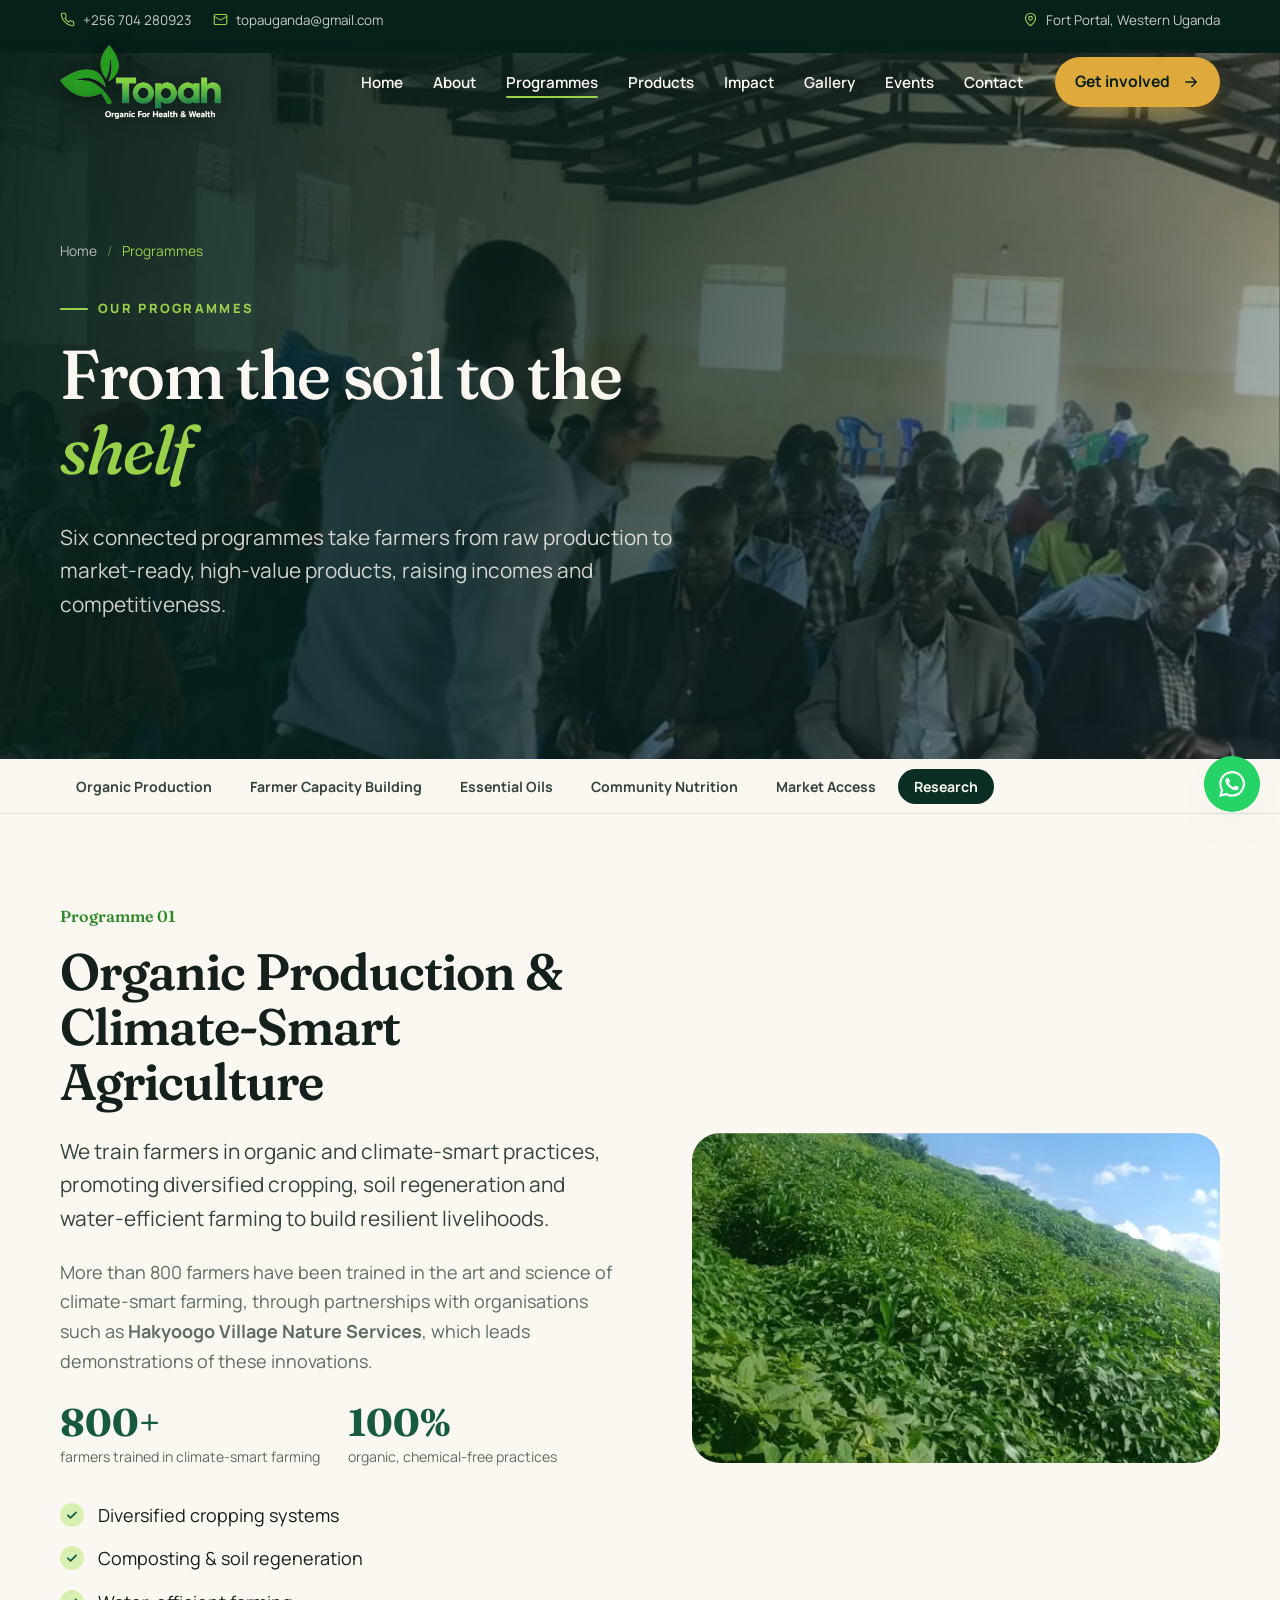
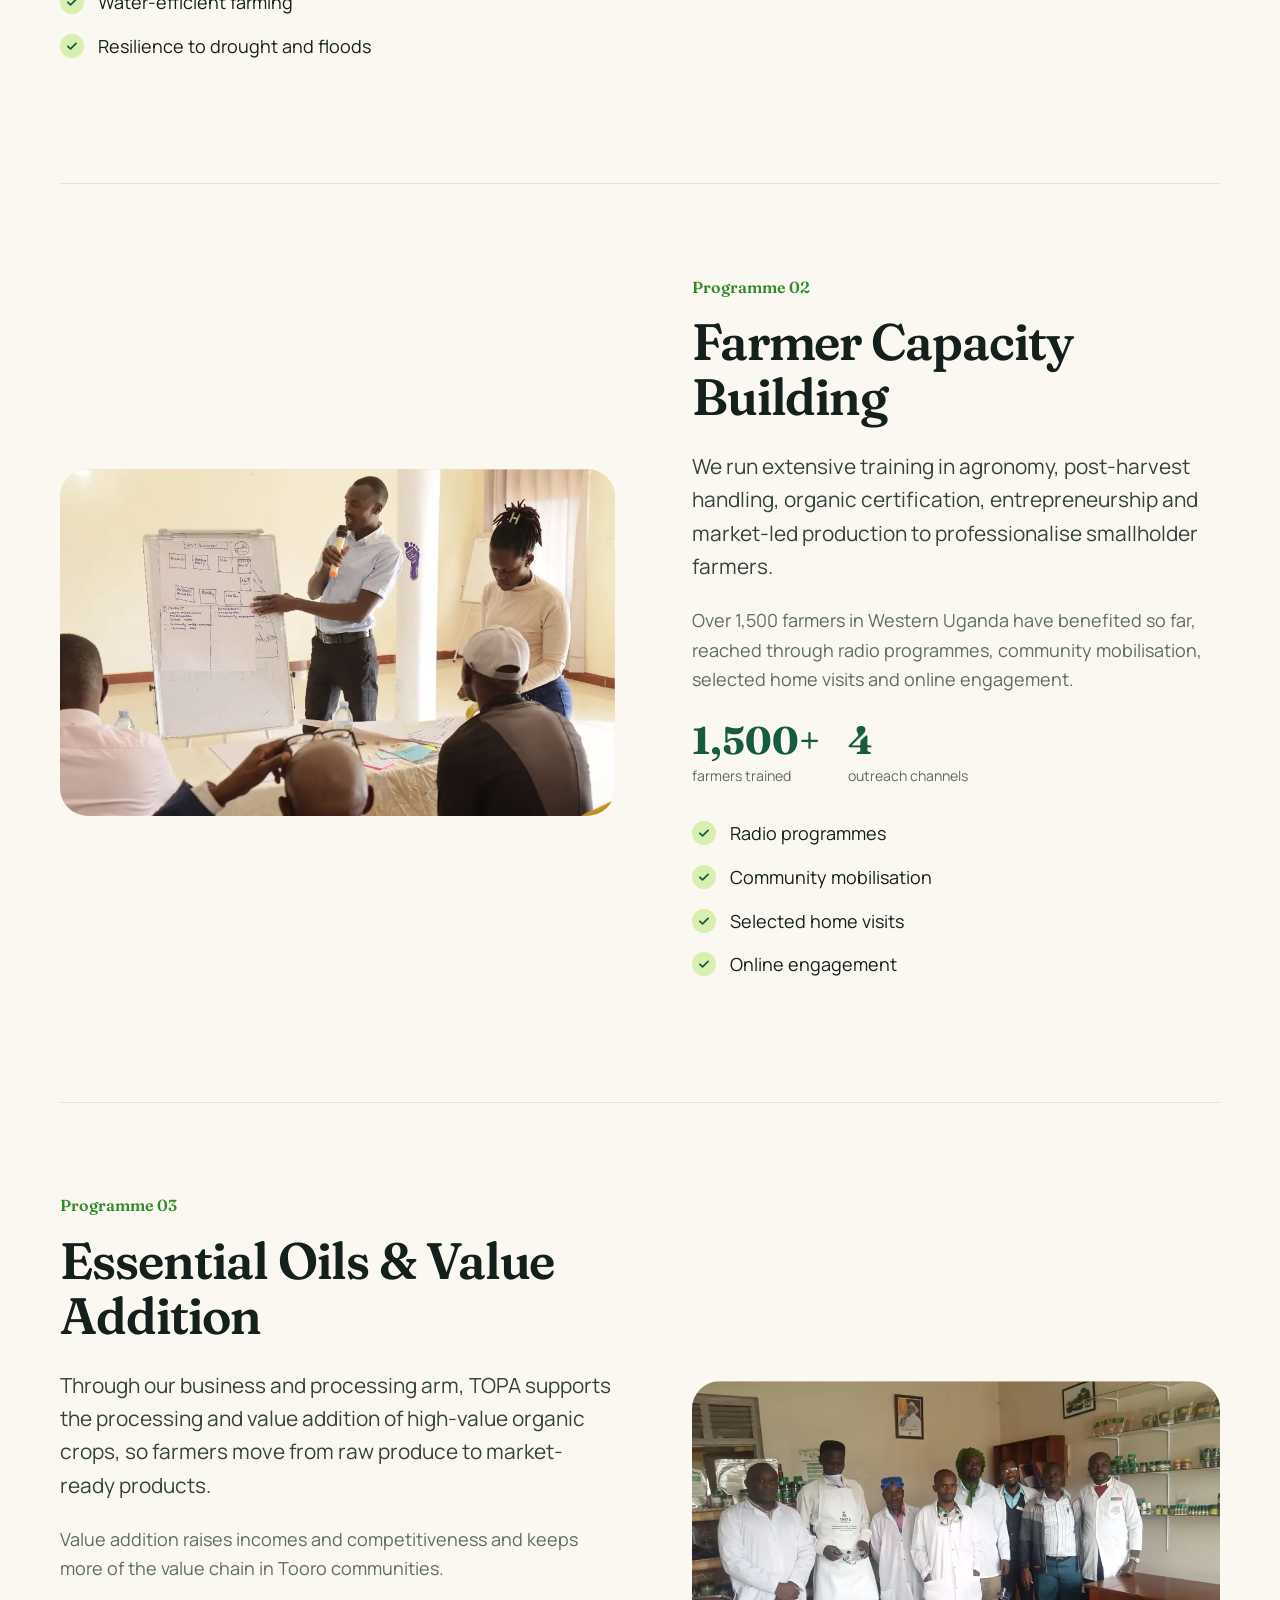
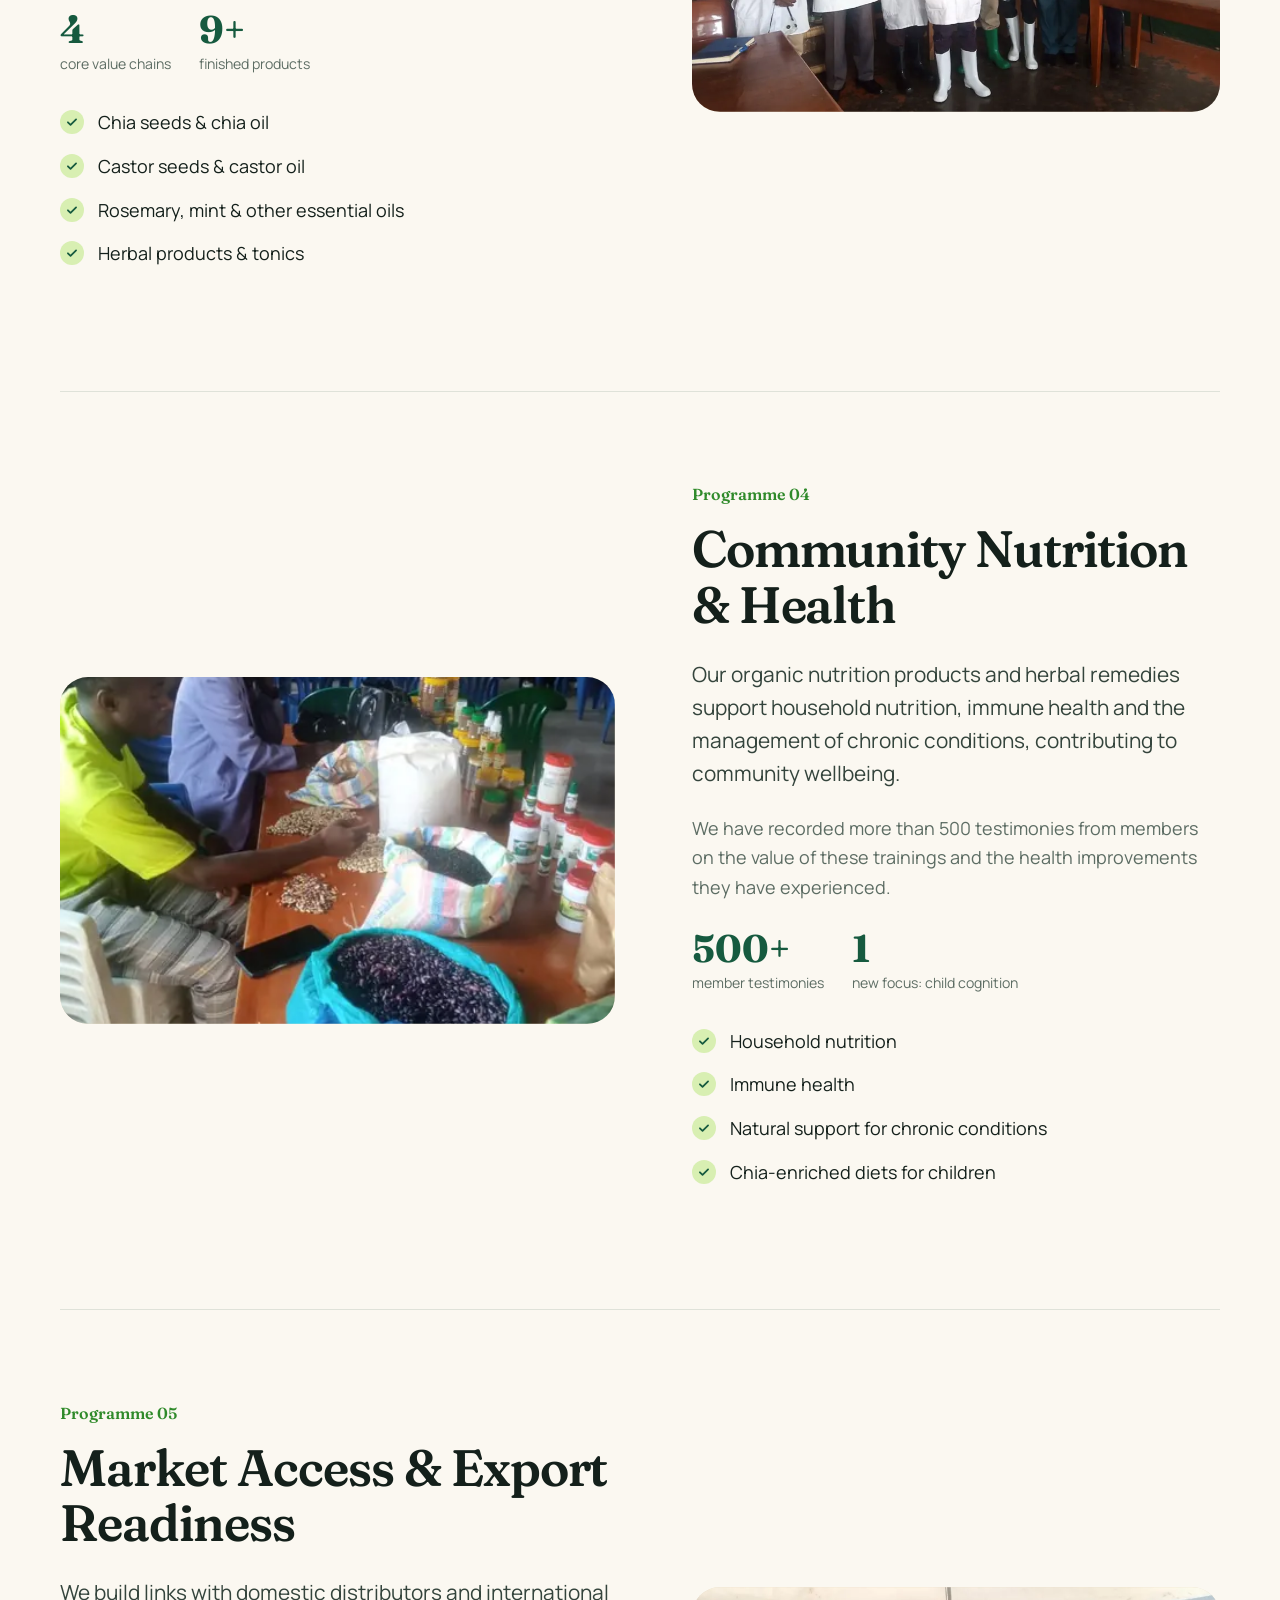
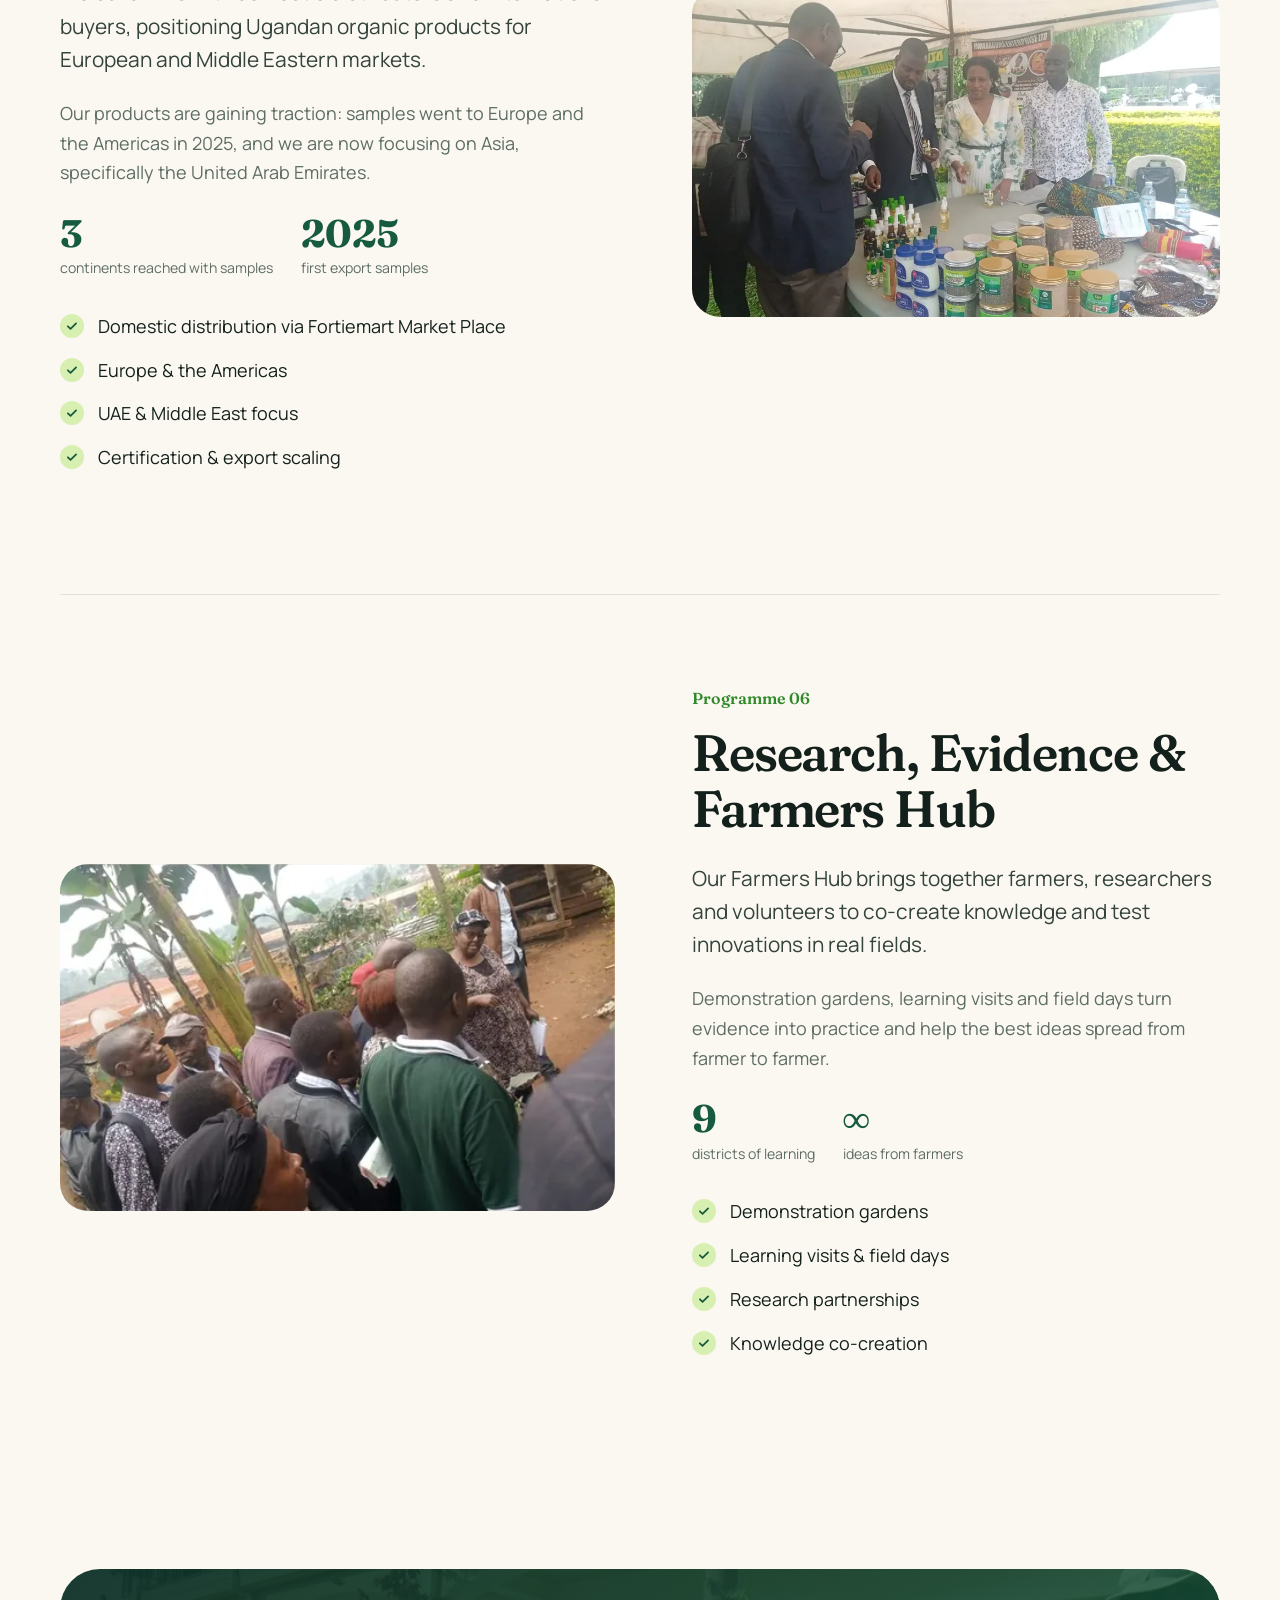
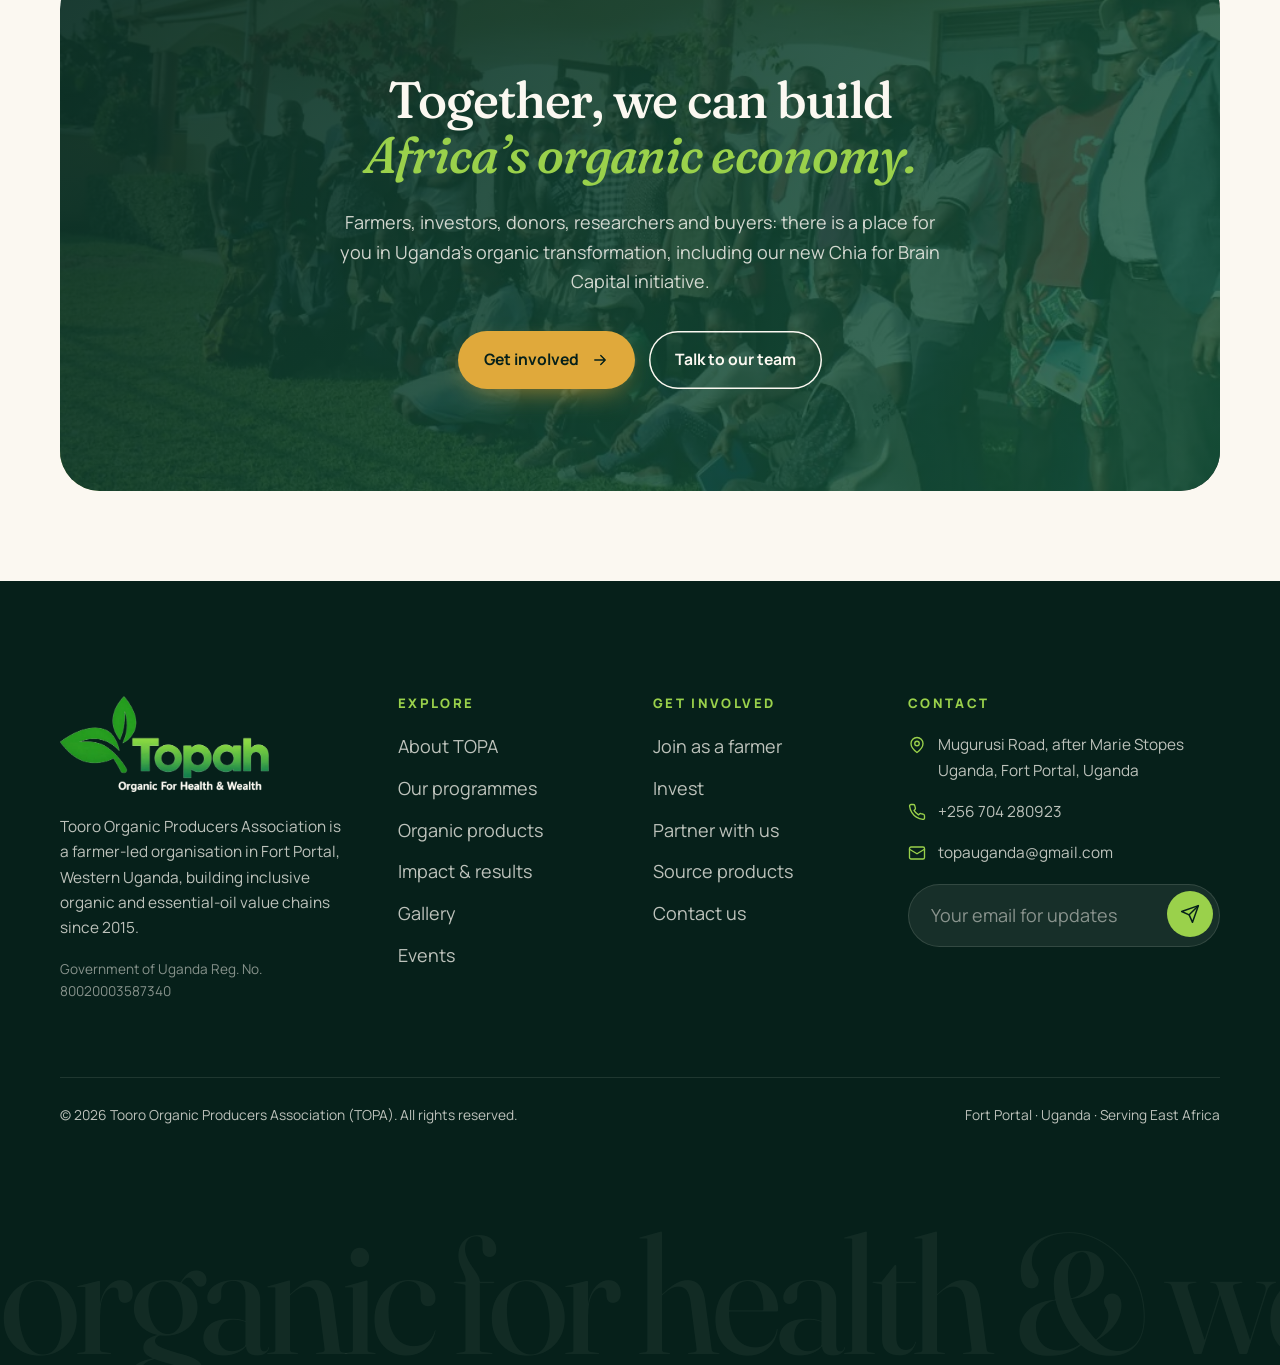
<file: programmes.html>
<!doctype html>
<html lang="en" class="no-js">
<head>
<meta charset="utf-8">
<meta name="viewport" content="width=device-width, initial-scale=1, viewport-fit=cover">
<title>Programmes | Organic Farming, Climate-Smart Agriculture &amp; Essential Oils: TOPA Uganda</title>
<meta name="description" content="TOPA programmes: organic and climate-smart farming, farmer training, essential oils and value addition, community nutrition, market access and export readiness in Western Uganda.">
<link rel="canonical" href="https://topaorganicuganda.org/programmes.html">
<meta name="robots" content="index, follow, max-image-preview:large">
<meta name="theme-color" content="#0b2e24">
<meta name="author" content="Tooro Organic Producers Association">
<meta name="geo.region" content="UG-W">
<meta name="geo.placename" content="Fort Portal">
<meta property="og:type" content="website">
<meta property="og:site_name" content="TOPA Uganda">
<meta property="og:locale" content="en_UG">
<meta property="og:title" content="Programmes | Organic Farming, Climate-Smart Agriculture &amp; Essential Oils: TOPA Uganda">
<meta property="og:description" content="TOPA programmes: organic and climate-smart farming, farmer training, essential oils and value addition, community nutrition, market access and export readiness in Western Uganda.">
<meta property="og:url" content="https://topaorganicuganda.org/programmes.html">
<meta property="og:image" content="https://topaorganicuganda.org/assets/img/farmer-training-fort-portal-2024.jpg">
<meta property="og:image:alt" content="Programmes | Organic Farming, Climate-Smart Agriculture &amp; Essential Oils: TOPA Uganda">
<meta name="twitter:card" content="summary_large_image">
<meta name="twitter:title" content="Programmes | Organic Farming, Climate-Smart Agriculture &amp; Essential Oils: TOPA Uganda">
<meta name="twitter:description" content="TOPA programmes: organic and climate-smart farming, farmer training, essential oils and value addition, community nutrition, market access and export readiness in Western Uganda.">
<meta name="twitter:image" content="https://topaorganicuganda.org/assets/img/farmer-training-fort-portal-2024.jpg">
<link rel="icon" href="assets/img/icon-32.png" sizes="32x32" type="image/png">
<link rel="apple-touch-icon" href="assets/img/icon-180.png">
<link rel="manifest" href="site.webmanifest">
<link rel="preconnect" href="https://fonts.googleapis.com">
<link rel="preconnect" href="https://fonts.gstatic.com" crossorigin>
<link rel="stylesheet" href="https://fonts.googleapis.com/css2?family=Fraunces:ital,opsz,wght@0,9..144,400..700;1,9..144,400..600&family=Manrope:wght@400..800&display=swap">

<link rel="stylesheet" href="assets/css/style.css?v=2026-11-25">
<script type="application/ld+json">{"@context":"https://schema.org","@graph":[{"@type":"NGO","@id":"https://topaorganicuganda.org/#organization","name":"Tooro Organic Producers Association","alternateName":["TOPA","TOPA Uganda","Topa Organic Uganda"],"url":"https://topaorganicuganda.org/","logo":"https://topaorganicuganda.org/assets/img/icon-512.png","image":"https://topaorganicuganda.org/assets/img/og-image.jpg","description":"Farmer-led organisation in Western Uganda advancing organic production, climate-smart agriculture, essential oils and value-added herbal and nutrition products.","slogan":"Organic for Health & Wealth","foundingDate":"2015","founder":{"@type":"Person","name":"Dr. Willy Businge Araali"},"email":"topauganda@gmail.com","telephone":"+256704280923","address":{"@type":"PostalAddress","streetAddress":"Mugurusi Road (after Marie Stopes Uganda)","addressLocality":"Fort Portal","addressRegion":"Western Region","addressCountry":"UG"},"areaServed":[{"@type":"Country","name":"Uganda"},{"@type":"Place","name":"East Africa"}],"identifier":{"@type":"PropertyValue","name":"Uganda Registration Number","value":"80020003587340"},"knowsAbout":["Organic farming","Climate-smart agriculture","Essential oils","Chia seeds","Value addition","Community nutrition"],"contactPoint":{"@type":"ContactPoint","telephone":"+256704280923","email":"topauganda@gmail.com","contactType":"customer support","areaServed":"UG","availableLanguage":["English","Rutooro"]}},{"@type":"WebSite","@id":"https://topaorganicuganda.org/#website","url":"https://topaorganicuganda.org/","name":"TOPA Uganda","publisher":{"@id":"https://topaorganicuganda.org/#organization"},"inLanguage":"en"},{"@type":"WebPage","@id":"https://topaorganicuganda.org/programmes.html#webpage","url":"https://topaorganicuganda.org/programmes.html","name":"Programmes | Organic Farming, Climate-Smart Agriculture & Essential Oils: TOPA Uganda","description":"TOPA programmes: organic and climate-smart farming, farmer training, essential oils and value addition, community nutrition, market access and export readiness in Western Uganda.","isPartOf":{"@id":"https://topaorganicuganda.org/#website"},"about":{"@id":"https://topaorganicuganda.org/#organization"},"primaryImageOfPage":"https://topaorganicuganda.org/assets/img/farmer-training-fort-portal-2024.jpg","dateModified":"2026-11-25"},{"@type":"BreadcrumbList","itemListElement":[{"@type":"ListItem","position":1,"name":"Home","item":"https://topaorganicuganda.org/"},{"@type":"ListItem","position":2,"name":"Programmes","item":"https://topaorganicuganda.org/programmes.html"}]}]}</script>
</head>
<body>
<a class="skip-link" href="#main">Skip to content</a>

<div class="scroll-bar" aria-hidden="true"></div>

<div class="topbar">
  <div class="container">
    <div class="topbar__left">
      <a href="tel:+256704280923"><svg viewBox="0 0 24 24" fill="none" stroke="currentColor" stroke-width="1.8" stroke-linecap="round" stroke-linejoin="round" aria-hidden="true"><path d="M22 16.9v3a2 2 0 0 1-2.2 2 19.8 19.8 0 0 1-8.6-3.1 19.5 19.5 0 0 1-6-6A19.8 19.8 0 0 1 2.1 4.2 2 2 0 0 1 4.1 2h3a2 2 0 0 1 2 1.7c.1 1 .4 1.9.7 2.8a2 2 0 0 1-.5 2.1L8 9.9a16 16 0 0 0 6 6l1.3-1.3a2 2 0 0 1 2.1-.4c.9.3 1.8.6 2.8.7a2 2 0 0 1 1.7 2z"/></svg><span>+256 704 280923</span></a>
      <a href="mailto:topauganda@gmail.com"><svg viewBox="0 0 24 24" fill="none" stroke="currentColor" stroke-width="1.8" stroke-linecap="round" stroke-linejoin="round" aria-hidden="true"><rect x="2" y="4" width="20" height="16" rx="2"/><path d="m22 7-10 6L2 7"/></svg><span>topauganda@gmail.com</span></a>
    </div>
    <div class="topbar__right">
      <span style="display:inline-flex;gap:8px;align-items:center"><svg viewBox="0 0 24 24" fill="none" stroke="currentColor" stroke-width="1.8" stroke-linecap="round" stroke-linejoin="round" aria-hidden="true"><path d="M20 10c0 6-8 12-8 12S4 16 4 10a8 8 0 0 1 16 0z"/><circle cx="12" cy="10" r="3"/></svg>Fort Portal, Western Uganda</span>
    </div>
  </div>
</div>
<header class="header header--overlay" id="top">
  <div class="container header__inner">
    <a href="index.html" class="logo"><img class="logo__img logo__img--dark" src="assets/img/brand/logo-topah.png" alt="Topah: Organic For Health &amp; Wealth (Tooro Organic Producers Association) home" width="560" height="257"><img class="logo__img logo__img--light" src="assets/img/brand/logo-topah-light.png" alt="" width="560" height="257"></a>
    <button class="menu-toggle" aria-label="Open menu" aria-expanded="false" aria-controls="site-nav"><span></span><span></span><span></span></button>
    <nav class="nav" id="site-nav" aria-label="Main">
      <ul class="nav__list"><li><a class="nav__link" href="index.html">Home</a></li><li><a class="nav__link" href="about.html">About</a></li><li><a class="nav__link" href="programmes.html" aria-current="page">Programmes</a></li><li><a class="nav__link" href="products.html">Products</a></li><li><a class="nav__link" href="impact.html">Impact</a></li><li><a class="nav__link" href="gallery.html">Gallery</a></li><li><a class="nav__link" href="events.html">Events</a></li><li><a class="nav__link" href="contact.html">Contact</a></li></ul>
      <a class="btn btn--gold nav__cta" href="get-involved.html">Get involved <svg viewBox="0 0 24 24" fill="none" stroke="currentColor" stroke-width="1.8" stroke-linecap="round" stroke-linejoin="round" aria-hidden="true"><path d="M5 12h14M13 6l6 6-6 6"/></svg></a>
    </nav>
  </div>
</header>
<main id="main">

<section class="page-hero">
  <div class="page-hero__bg"><img src="assets/img/farmer-training-fort-portal-2024-960.webp" srcset="assets/img/farmer-training-fort-portal-2024-480.webp 480w, assets/img/farmer-training-fort-portal-2024-960.webp 960w" sizes="100vw" alt="TOPA farmer training" width="960" height="718" decoding="async" fetchpriority="high" data-parallax="0.25"></div>
  <div class="container">
    <nav aria-label="Breadcrumb"><ol class="breadcrumb fade-up-load"><li><a href="index.html">Home</a></li><li aria-current="page">Programmes</li></ol></nav>
    <p class="eyebrow fade-up-load d1" style="color:var(--lime-400)">Our programmes</p>
    <h1><span class="split-line"><span>From the soil to the <em class="accent">shelf</em></span></span></h1>
    <p class="lead fade-up-load d2">Six connected programmes take farmers from raw production to market-ready, high-value products, raising incomes and competitiveness.</p>
  </div>
</section>
<nav class="subnav" aria-label="Programmes"><div class="container"><ul><li><a href="#organic-production">Organic Production</a></li><li><a href="#capacity-building">Farmer Capacity Building</a></li><li><a href="#essential-oils">Essential Oils</a></li><li><a href="#nutrition-health">Community Nutrition</a></li><li><a href="#market-access">Market Access</a></li><li><a href="#research">Research</a></li></ul></div></nav>
<section><div class="container">
  <article class="prog-detail" id="organic-production">
    <div class="split">
      <div>
        <span class="prog-detail__num reveal">Programme 01</span>
        <h2 class="reveal">Organic Production &amp; Climate-Smart Agriculture</h2>
        <p class="lead reveal">We train farmers in organic and climate-smart practices, promoting diversified cropping, soil regeneration and water-efficient farming to build resilient livelihoods.</p>
        <p class="reveal muted">More than 800 farmers have been trained in the art and science of climate-smart farming, through partnerships with organisations such as <strong>Hakyoogo Village Nature Services</strong>, which leads demonstrations of these innovations.</p>
        <div class="figure-row reveal"><div><strong>800+</strong><span>farmers trained in climate-smart farming</span></div><div><strong>100%</strong><span>organic, chemical-free practices</span></div></div>
        <ul class="tick-list reveal"><li>Diversified cropping systems</li><li>Composting &amp; soil regeneration</li><li>Water-efficient farming</li><li>Resilience to drought and floods</li></ul>
      </div>
      <div class="media media--wide clip-reveal"><img src="assets/img/organic-hillside-farm-tooro-480.webp" srcset="assets/img/organic-hillside-farm-tooro-480.webp 480w" sizes="(max-width: 960px) 100vw, 50vw" alt="Organic hillside farm in Tooro" width="480" height="640" decoding="async" loading="lazy"></div>
    </div>
  </article>
  <article class="prog-detail" id="capacity-building">
    <div class="split split--reverse">
      <div>
        <span class="prog-detail__num reveal">Programme 02</span>
        <h2 class="reveal">Farmer Capacity Building</h2>
        <p class="lead reveal">We run extensive training in agronomy, post-harvest handling, organic certification, entrepreneurship and market-led production to professionalise smallholder farmers.</p>
        <p class="reveal muted">Over 1,500 farmers in Western Uganda have benefited so far, reached through radio programmes, community mobilisation, selected home visits and online engagement.</p>
        <div class="figure-row reveal"><div><strong>1,500+</strong><span>farmers trained</span></div><div><strong>4</strong><span>outreach channels</span></div></div>
        <ul class="tick-list reveal"><li>Radio programmes</li><li>Community mobilisation</li><li>Selected home visits</li><li>Online engagement</li></ul>
      </div>
      <div class="media media--wide clip-reveal"><img src="assets/img/training-of-trainers-kabarole-2025-960.webp" srcset="assets/img/training-of-trainers-kabarole-2025-480.webp 480w, assets/img/training-of-trainers-kabarole-2025-960.webp 960w" sizes="(max-width: 960px) 100vw, 50vw" alt="Training of trainers in Kabarole" width="960" height="640" decoding="async" loading="lazy"></div>
    </div>
  </article>
  <article class="prog-detail" id="essential-oils">
    <div class="split">
      <div>
        <span class="prog-detail__num reveal">Programme 03</span>
        <h2 class="reveal">Essential Oils &amp; Value Addition</h2>
        <p class="lead reveal">Through our business and processing arm, TOPA supports the processing and value addition of high-value organic crops, so farmers move from raw produce to market-ready products.</p>
        <p class="reveal muted">Value addition raises incomes and competitiveness and keeps more of the value chain in Tooro communities.</p>
        <div class="figure-row reveal"><div><strong>4</strong><span>core value chains</span></div><div><strong>9+</strong><span>finished products</span></div></div>
        <ul class="tick-list reveal"><li>Chia seeds &amp; chia oil</li><li>Castor seeds &amp; castor oil</li><li>Rosemary, mint &amp; other essential oils</li><li>Herbal products &amp; tonics</li></ul>
      </div>
      <div class="media media--wide clip-reveal"><img src="assets/img/topa-processing-facility-team-960.webp" srcset="assets/img/topa-processing-facility-team-480.webp 480w, assets/img/topa-processing-facility-team-960.webp 960w" sizes="(max-width: 960px) 100vw, 50vw" alt="TOPA processing facility team" width="960" height="720" decoding="async" loading="lazy"></div>
    </div>
  </article>
  <article class="prog-detail" id="nutrition-health">
    <div class="split split--reverse">
      <div>
        <span class="prog-detail__num reveal">Programme 04</span>
        <h2 class="reveal">Community Nutrition &amp; Health</h2>
        <p class="lead reveal">Our organic nutrition products and herbal remedies support household nutrition, immune health and the management of chronic conditions, contributing to community wellbeing.</p>
        <p class="reveal muted">We have recorded more than 500 testimonies from members on the value of these trainings and the health improvements they have experienced.</p>
        <div class="figure-row reveal"><div><strong>500+</strong><span>member testimonies</span></div><div><strong>1</strong><span>new focus: child cognition</span></div></div>
        <ul class="tick-list reveal"><li>Household nutrition</li><li>Immune health</li><li>Natural support for chronic conditions</li><li>Chia-enriched diets for children</li></ul>
      </div>
      <div class="media media--wide clip-reveal"><img src="assets/img/seed-sorting-farmers-480.webp" srcset="assets/img/seed-sorting-farmers-480.webp 480w" sizes="(max-width: 960px) 100vw, 50vw" alt="Farmers sorting seeds for nutrition products" width="480" height="641" decoding="async" loading="lazy"></div>
    </div>
  </article>
  <article class="prog-detail" id="market-access">
    <div class="split">
      <div>
        <span class="prog-detail__num reveal">Programme 05</span>
        <h2 class="reveal">Market Access &amp; Export Readiness</h2>
        <p class="lead reveal">We build links with domestic distributors and international buyers, positioning Ugandan organic products for European and Middle Eastern markets.</p>
        <p class="reveal muted">Our products are gaining traction: samples went to Europe and the Americas in 2025, and we are now focusing on Asia, specifically the United Arab Emirates.</p>
        <div class="figure-row reveal"><div><strong>3</strong><span>continents reached with samples</span></div><div><strong>2025</strong><span>first export samples</span></div></div>
        <ul class="tick-list reveal"><li>Domestic distribution via Fortiemart Market Place</li><li>Europe &amp; the Americas</li><li>UAE &amp; Middle East focus</li><li>Certification &amp; export scaling</li></ul>
      </div>
      <div class="media media--wide clip-reveal"><img src="assets/img/topa-products-exhibition-stand-960.webp" srcset="assets/img/topa-products-exhibition-stand-480.webp 480w, assets/img/topa-products-exhibition-stand-960.webp 960w" sizes="(max-width: 960px) 100vw, 50vw" alt="TOPA products at an exhibition stand" width="960" height="720" decoding="async" loading="lazy"></div>
    </div>
  </article>
  <article class="prog-detail" id="research">
    <div class="split split--reverse">
      <div>
        <span class="prog-detail__num reveal">Programme 06</span>
        <h2 class="reveal">Research, Evidence &amp; Farmers Hub</h2>
        <p class="lead reveal">Our Farmers Hub brings together farmers, researchers and volunteers to co-create knowledge and test innovations in real fields.</p>
        <p class="reveal muted">Demonstration gardens, learning visits and field days turn evidence into practice and help the best ideas spread from farmer to farmer.</p>
        <div class="figure-row reveal"><div><strong>9</strong><span>districts of learning</span></div><div><strong>∞</strong><span>ideas from farmers</span></div></div>
        <ul class="tick-list reveal"><li>Demonstration gardens</li><li>Learning visits &amp; field days</li><li>Research partnerships</li><li>Knowledge co-creation</li></ul>
      </div>
      <div class="media media--wide clip-reveal"><img src="assets/img/farmers-learning-visit-banana-farm-480.webp" srcset="assets/img/farmers-learning-visit-banana-farm-480.webp 480w" sizes="(max-width: 960px) 100vw, 50vw" alt="Farmers on a learning visit" width="480" height="640" decoding="async" loading="lazy"></div>
    </div>
  </article></div></section>

<section class="section--tight">
  <div class="container">
    <div class="cta reveal reveal--scale">
      <img src="assets/img/training-of-trainers-group-photo-960.webp" srcset="assets/img/training-of-trainers-group-photo-480.webp 480w, assets/img/training-of-trainers-group-photo-960.webp 960w" sizes="(max-width: 1240px) 100vw, 1240px" alt="" width="960" height="640" decoding="async" loading="lazy">
      <h2>Together, we can build <em class="accent">Africa’s organic economy.</em></h2>
      <p>Farmers, investors, donors, researchers and buyers: there is a place for you in Uganda’s organic transformation, including our new Chia for Brain Capital initiative.</p>
      <div class="btn-row">
        <a class="btn btn--gold" href="get-involved.html">Get involved <svg viewBox="0 0 24 24" fill="none" stroke="currentColor" stroke-width="1.8" stroke-linecap="round" stroke-linejoin="round" aria-hidden="true"><path d="M5 12h14M13 6l6 6-6 6"/></svg></a>
        <a class="btn btn--ghost" href="contact.html">Talk to our team</a>
      </div>
    </div>
  </div>
</section>
</main>

<footer class="footer">
  <div class="container">
    <div class="footer__grid">
      <div>
        <a href="index.html" class="logo logo--light"><img class="logo__img logo__img--light" src="assets/img/brand/logo-topah-light.png" alt="Topah: Organic For Health &amp; Wealth (Tooro Organic Producers Association) home" width="560" height="257"></a>
        <p class="footer__about">Tooro Organic Producers Association is a farmer-led organisation in Fort Portal, Western Uganda, building inclusive organic and essential-oil value chains since 2015.</p>
        <p style="font-size:.85rem;opacity:.7">Government of Uganda Reg. No. 80020003587340</p>
      </div>
      <div>
        <h2>Explore</h2>
        <ul class="footer__links">
          <li><a href="about.html">About TOPA</a></li>
          <li><a href="programmes.html">Our programmes</a></li>
          <li><a href="products.html">Organic products</a></li>
          <li><a href="impact.html">Impact &amp; results</a></li>
          <li><a href="gallery.html">Gallery</a></li>
          <li><a href="events.html">Events</a></li>
        </ul>
      </div>
      <div>
        <h2>Get involved</h2>
        <ul class="footer__links">
          <li><a href="get-involved.html#farmers">Join as a farmer</a></li>
          <li><a href="get-involved.html#investors">Invest</a></li>
          <li><a href="get-involved.html#partners">Partner with us</a></li>
          <li><a href="get-involved.html#buyers">Source products</a></li>
          <li><a href="contact.html">Contact us</a></li>
        </ul>
      </div>
      <div>
        <h2>Contact</h2>
        <ul class="footer__contact">
          <li><svg viewBox="0 0 24 24" fill="none" stroke="currentColor" stroke-width="1.8" stroke-linecap="round" stroke-linejoin="round" aria-hidden="true"><path d="M20 10c0 6-8 12-8 12S4 16 4 10a8 8 0 0 1 16 0z"/><circle cx="12" cy="10" r="3"/></svg><span>Mugurusi Road, after Marie Stopes Uganda, Fort Portal, Uganda</span></li>
          <li><svg viewBox="0 0 24 24" fill="none" stroke="currentColor" stroke-width="1.8" stroke-linecap="round" stroke-linejoin="round" aria-hidden="true"><path d="M22 16.9v3a2 2 0 0 1-2.2 2 19.8 19.8 0 0 1-8.6-3.1 19.5 19.5 0 0 1-6-6A19.8 19.8 0 0 1 2.1 4.2 2 2 0 0 1 4.1 2h3a2 2 0 0 1 2 1.7c.1 1 .4 1.9.7 2.8a2 2 0 0 1-.5 2.1L8 9.9a16 16 0 0 0 6 6l1.3-1.3a2 2 0 0 1 2.1-.4c.9.3 1.8.6 2.8.7a2 2 0 0 1 1.7 2z"/></svg><a href="tel:+256704280923">+256 704 280923</a></li>
          <li><svg viewBox="0 0 24 24" fill="none" stroke="currentColor" stroke-width="1.8" stroke-linecap="round" stroke-linejoin="round" aria-hidden="true"><rect x="2" y="4" width="20" height="16" rx="2"/><path d="m22 7-10 6L2 7"/></svg><a href="mailto:topauganda@gmail.com">topauganda@gmail.com</a></li>
        </ul>
        <form class="newsletter" action="contact.php" method="post" data-ajax>
          <input type="hidden" name="form" value="newsletter">
          <input type="hidden" name="subject" value="Newsletter sign-up">
          <label class="sr-only" for="nl-root">Email address</label>
          <input id="nl-root" type="email" name="email" placeholder="Your email for updates" required autocomplete="email">
          <input class="hp" type="text" name="website" tabindex="-1" autocomplete="off" aria-hidden="true">
          <button type="submit" aria-label="Subscribe"><svg viewBox="0 0 24 24" fill="none" stroke="currentColor" stroke-width="1.8" stroke-linecap="round" stroke-linejoin="round" aria-hidden="true"><path d="m22 2-7 20-4-9-9-4z"/><path d="M22 2 11 13"/></svg></button>
          <p class="form-status sr-only" role="status"></p>
        </form>
      </div>
    </div>
    <div class="footer__bottom">
      <span>© <span data-year>2026</span> Tooro Organic Producers Association (TOPA). All rights reserved.</span>
      <span>Fort Portal · Uganda · Serving East Africa</span>
    </div>
  </div>
  <div class="footer__big" aria-hidden="true">organic for health &amp; wealth</div>
</footer>
<div class="fab">
  <a class="fab__wa" href="https://wa.me/256704280923?text=Hello%20TOPA%2C%20I%27d%20like%20to%20know%20more" target="_blank" rel="noopener" aria-label="Chat with TOPA on WhatsApp"><svg viewBox="0 0 24 24" fill="currentColor" aria-hidden="true"><path d="M17.5 14.4c-.3-.1-1.8-.9-2-1-.3-.1-.5-.1-.7.1-.2.3-.8 1-.9 1.2-.2.2-.3.2-.6.1a8.2 8.2 0 0 1-2.4-1.5 9 9 0 0 1-1.7-2.1c-.2-.3 0-.5.1-.6l.4-.5.3-.5v-.5l-1-2.2c-.2-.6-.5-.5-.7-.5h-.6a1.1 1.1 0 0 0-.8.4 3.4 3.4 0 0 0-1 2.5 5.9 5.9 0 0 0 1.2 3.1 13.4 13.4 0 0 0 5.2 4.6c.7.3 1.3.5 1.7.6a4.2 4.2 0 0 0 1.9.1 3.1 3.1 0 0 0 2-1.4 2.5 2.5 0 0 0 .2-1.4c-.1-.1-.3-.2-.6-.3zM12 21.8a9.9 9.9 0 0 1-5-1.4l-.4-.2-3.7 1 1-3.6-.2-.4A9.9 9.9 0 1 1 12 21.8zm8.4-18.3A11.8 11.8 0 0 0 1.8 17.7L.1 24l6.4-1.7a11.8 11.8 0 0 0 5.6 1.4A11.8 11.8 0 0 0 20.4 3.5z"/></svg></a>
  <button class="fab__top" aria-label="Back to top"><svg class="progress-ring" viewBox="0 0 56 56" aria-hidden="true"><circle cx="28" cy="28" r="26"/></svg><svg viewBox="0 0 24 24" fill="none" stroke="currentColor" stroke-width="1.8" stroke-linecap="round" stroke-linejoin="round" aria-hidden="true"><path d="M12 19V5M5 12l7-7 7 7"/></svg></button>
</div>
<script src="assets/js/main.js?v=2026-11-25" defer></script>
</body>
</html>
</file>
<file: assets/css/style.css>
/* ==========================================================================
   TOPA — Tooro Organic Producers Association
   Design system: deep forest greens, leaf green, warm cream & chia gold.
   ========================================================================== */

:root {
  --forest-950: #06201a;
  --forest-900: #0b2e24;
  --forest-800: #10402f;
  --forest-700: #165a3f;
  --leaf-600: #2f8a2a;
  --leaf-500: #43a82f;
  --lime-400: #9ad14b;
  --lime-200: #d8efb2;
  --gold-500: #e0a93b;
  --gold-300: #f3d38c;
  --clay-500: #b8643a;
  --cream-50: #fbf8f1;
  --cream-100: #f5efe2;
  --cream-200: #ebe2cf;
  --ink-900: #14201b;
  --ink-700: #34443c;
  --ink-500: #5d6d64;
  --white: #ffffff;

  --bg: var(--cream-50);
  --surface: var(--white);
  --text: var(--ink-900);
  --muted: var(--ink-500);
  --line: rgba(16, 64, 47, 0.12);

  --font-display: "Fraunces", "Georgia", serif;
  --font-body: "Manrope", system-ui, -apple-system, "Segoe UI", Roboto, sans-serif;

  --radius-sm: 10px;
  --radius: 18px;
  --radius-lg: 28px;
  --radius-xl: 40px;
  --shadow-sm: 0 2px 10px rgba(6, 32, 26, 0.06);
  --shadow: 0 18px 50px -20px rgba(6, 32, 26, 0.28);
  --shadow-lg: 0 40px 90px -30px rgba(6, 32, 26, 0.45);
  --ease: cubic-bezier(0.22, 1, 0.36, 1);
  --container: 1240px;
  --gutter: clamp(16px, 4vw, 40px);
  --header-h: 84px;
}

/* ---------- Reset ---------- */
*, *::before, *::after { box-sizing: border-box; }
html { -webkit-text-size-adjust: 100%; scroll-behavior: smooth; scroll-padding-top: 90px; }
body {
  margin: 0;
  font-family: var(--font-body);
  font-size: clamp(16px, 0.25vw + 15px, 18px);
  line-height: 1.65;
  color: var(--text);
  background: var(--bg);
  -webkit-font-smoothing: antialiased;
  text-rendering: optimizeLegibility;
  overflow-x: clip;
}
html { overflow-x: clip; }
img, svg, video, iframe { display: block; max-width: 100%; }
img { height: auto; }
a { color: inherit; text-decoration: none; }
button, input, select, textarea { font: inherit; color: inherit; }
button { cursor: pointer; background: none; border: 0; padding: 0; }
h1, h2, h3, h4 { font-family: var(--font-display); font-weight: 600; line-height: 1.08; letter-spacing: -0.02em; margin: 0 0 0.5em; font-variation-settings: "SOFT" 50, "WONK" 0; }
h1 { font-size: clamp(2.6rem, 6.2vw, 5.6rem); }
h2 { font-size: clamp(2rem, 4vw, 3.4rem); }
h3 { font-size: clamp(1.3rem, 1.6vw, 1.6rem); }
p { margin: 0 0 1.1em; }
ul { margin: 0; padding: 0; list-style: none; }
::selection { background: var(--lime-400); color: var(--forest-950); }
:focus-visible { outline: 3px solid var(--gold-500); outline-offset: 3px; border-radius: 6px; }

.skip-link { position: absolute; left: 16px; top: -60px; z-index: 1000; background: var(--gold-500); color: var(--forest-950); padding: 10px 18px; border-radius: 999px; font-weight: 700; transition: top .2s; }
.skip-link:focus { top: 12px; }
.sr-only { position: absolute; width: 1px; height: 1px; padding: 0; margin: -1px; overflow: hidden; clip: rect(0 0 0 0); white-space: nowrap; border: 0; }

/* ---------- Layout ---------- */
.container { width: 100%; max-width: var(--container); margin-inline: auto; padding-inline: var(--gutter); }
.section { padding-block: clamp(72px, 10vw, 140px); position: relative; }
.section--tight { padding-block: clamp(56px, 7vw, 96px); }
.section--cream { background: var(--cream-100); }
.section--dark { background: var(--forest-900); color: var(--cream-50); }
.section--dark .muted, .section--dark p { color: rgba(251, 248, 241, 0.74); }
.grid { display: grid; gap: clamp(20px, 3vw, 36px); }
.grid-2 { grid-template-columns: repeat(2, minmax(0, 1fr)); }
.grid-3 { grid-template-columns: repeat(3, minmax(0, 1fr)); }
.grid-4 { grid-template-columns: repeat(4, minmax(0, 1fr)); }
.split { display: grid; grid-template-columns: 1.05fr 1fr; gap: clamp(36px, 6vw, 96px); align-items: center; }
.split--reverse > :first-child { order: 2; }
.muted { color: var(--muted); }
.center { text-align: center; }
.lead { font-size: clamp(1.08rem, 0.6vw + 0.95rem, 1.3rem); line-height: 1.6; color: var(--ink-700); }
.section--dark .lead { color: rgba(251, 248, 241, 0.82); }

/* ---------- Eyebrow + section headings ---------- */
.eyebrow {
  display: inline-flex; align-items: center; gap: 10px;
  font-size: 0.8rem; font-weight: 800; letter-spacing: 0.18em; text-transform: uppercase;
  color: var(--leaf-600); margin-bottom: 18px;
}
.eyebrow::before { content: ""; width: 28px; height: 2px; background: currentColor; border-radius: 2px; }
.section--dark .eyebrow { color: var(--lime-400); }
.section-head { max-width: 760px; margin-bottom: clamp(40px, 5vw, 64px); }
.section-head.center { margin-inline: auto; }
.section-head.center .eyebrow::after { content: ""; width: 28px; height: 2px; background: currentColor; border-radius: 2px; }
.accent { font-style: italic; color: var(--leaf-600); font-weight: 500; }
.section--dark .accent, .hero .accent, .page-hero .accent, .cta .accent, .feature .accent { color: var(--lime-400); }

/* ---------- Buttons ---------- */
.btn {
  --bg: var(--leaf-500); --fg: var(--white);
  position: relative; display: inline-flex; align-items: center; gap: 12px;
  padding: 16px 26px; border-radius: 999px; font-weight: 700; font-size: 0.98rem;
  background: var(--bg); color: var(--fg); overflow: hidden; isolation: isolate;
  transition: transform .4s var(--ease), box-shadow .4s var(--ease), color .3s;
  box-shadow: 0 10px 30px -12px rgba(47, 138, 42, 0.7);
  white-space: nowrap;
}
.btn::before {
  content: ""; position: absolute; inset: 0; z-index: -1; border-radius: inherit;
  background: var(--forest-900); transform: translateY(101%); transition: transform .5s var(--ease);
}
.btn:hover::before { transform: translateY(0); }
.btn:hover { transform: translateY(-2px); }
.btn svg { width: 18px; height: 18px; transition: transform .4s var(--ease); }
.btn:hover svg { transform: translateX(4px); }
.btn--gold { --bg: var(--gold-500); --fg: var(--forest-950); box-shadow: 0 10px 30px -12px rgba(224, 169, 59, 0.8); }
.btn--gold:hover { color: var(--cream-50); }
.btn--ghost { --bg: transparent; --fg: currentColor; box-shadow: inset 0 0 0 1.5px currentColor; }
.btn--ghost::before { background: var(--cream-50); }
.btn--ghost:hover { color: var(--forest-900); }
.btn--dark { --bg: var(--forest-900); }
.btn--dark::before { background: var(--leaf-500); }
.btn-row { display: flex; flex-wrap: wrap; gap: 14px; align-items: center; }
.link-arrow { display: inline-flex; align-items: center; gap: 8px; font-weight: 700; color: var(--leaf-600); }
.link-arrow svg { width: 18px; height: 18px; transition: transform .35s var(--ease); }
.link-arrow:hover svg { transform: translateX(5px); }

/* ---------- Top bar + header ---------- */
.topbar { background: var(--forest-950); color: rgba(251, 248, 241, .8); font-size: .84rem; }
.topbar .container { display: flex; justify-content: space-between; align-items: center; gap: 16px; min-height: 40px; }
.topbar a { display: inline-flex; align-items: center; gap: 8px; transition: color .2s; }
.topbar a:hover { color: var(--lime-400); }
.topbar svg { width: 15px; height: 15px; color: var(--lime-400); }
.topbar__left, .topbar__right { display: flex; gap: 22px; align-items: center; flex-wrap: wrap; }

.header { position: sticky; top: 0; z-index: 100; transition: background .4s, box-shadow .4s, backdrop-filter .4s; }
.header__inner { display: flex; align-items: center; justify-content: space-between; height: var(--header-h); gap: 24px; transition: height .4s var(--ease); }
.header.is-scrolled { background: rgba(251, 248, 241, 0.86); backdrop-filter: saturate(160%) blur(14px); -webkit-backdrop-filter: saturate(160%) blur(14px); box-shadow: 0 1px 0 var(--line); }
.header.is-scrolled .header__inner { height: 70px; }
.header--overlay { position: fixed; left: 0; right: 0; top: 40px; color: var(--cream-50); }
.header--overlay.is-scrolled { top: 0; color: var(--text); }
.header.is-hidden { transform: translateY(-110%); }
.header { transition: transform .45s var(--ease), background .4s, box-shadow .4s, top .3s; }

.logo { display: inline-flex; align-items: center; gap: 12px; flex-shrink: 0; }
.logo svg { width: 46px; height: 46px; }
.logo__text { display: flex; flex-direction: column; line-height: 1; }
.logo__name { font-family: var(--font-display); font-weight: 700; font-size: 1.75rem; letter-spacing: -0.03em; }
.logo__tag { font-size: .62rem; letter-spacing: .16em; text-transform: uppercase; font-weight: 700; opacity: .7; margin-top: 4px; }

.nav { display: flex; align-items: center; gap: 6px; }
.nav__list { display: flex; gap: 2px; align-items: center; }
.nav__link { position: relative; padding: 10px 14px; font-weight: 600; font-size: .95rem; border-radius: 999px; transition: color .25s, background .25s; }
.nav__link::after { content: ""; position: absolute; left: 14px; right: 14px; bottom: 5px; height: 2px; background: var(--lime-400); transform: scaleX(0); transform-origin: right; transition: transform .45s var(--ease); border-radius: 2px; }
.nav__link:hover::after, .nav__link[aria-current="page"]::after { transform: scaleX(1); transform-origin: left; }
.header.is-scrolled .nav__link::after { background: var(--leaf-500); }
.nav__cta { margin-left: 12px; padding: 12px 20px; }

.menu-toggle { display: none; width: 48px; height: 48px; border-radius: 50%; position: relative; z-index: 120; background: var(--forest-900); color: var(--cream-50); }
.menu-toggle span { position: absolute; left: 14px; right: 14px; height: 2px; background: currentColor; border-radius: 2px; transition: transform .45s var(--ease), opacity .3s; }
.menu-toggle span:nth-child(1) { top: 18px; }
.menu-toggle span:nth-child(2) { top: 23px; }
.menu-toggle span:nth-child(3) { top: 28px; }
.menu-open .menu-toggle span:nth-child(1) { transform: translateY(5px) rotate(45deg); }
.menu-open .menu-toggle span:nth-child(2) { opacity: 0; }
.menu-open .menu-toggle span:nth-child(3) { transform: translateY(-5px) rotate(-45deg); }

/* ---------- Hero (home) ---------- */
.hero { position: relative; min-height: 100svh; display: flex; align-items: flex-end; color: var(--cream-50); overflow: hidden; background: var(--forest-950); isolation: isolate; }
.hero__slides { position: absolute; inset: 0; z-index: -2; }
.hero__slide { position: absolute; inset: 0; opacity: 0; transition: opacity 1.6s ease; }
.hero__slide.is-active { opacity: 1; }
.hero__slide img { width: 100%; height: 100%; object-fit: cover; transform: scale(1.12); }
.hero__slide.is-active img { animation: kenburns 9s ease-out forwards; }
@keyframes kenburns { from { transform: scale(1.14) translate3d(0, 0, 0); } to { transform: scale(1.02) translate3d(-1.5%, -1%, 0); } }
.hero::before { content: ""; position: absolute; inset: 0; z-index: -1; background:
  linear-gradient(180deg, rgba(6, 32, 26, .55) 0%, rgba(6, 32, 26, .15) 35%, rgba(6, 32, 26, .72) 72%, rgba(6, 32, 26, .96) 100%),
  radial-gradient(ellipse at 20% 80%, rgba(47, 138, 42, .35), transparent 60%); }
.hero__content { padding-top: 200px; padding-bottom: clamp(48px, 8vh, 96px); width: 100%; }
.hero__badge { display: inline-flex; align-items: center; gap: 10px; padding: 8px 16px 8px 8px; border-radius: 999px; background: rgba(251, 248, 241, .1); border: 1px solid rgba(251, 248, 241, .2); backdrop-filter: blur(10px); font-size: .88rem; font-weight: 600; margin-bottom: 28px; }
.hero__badge b { background: var(--lime-400); color: var(--forest-950); padding: 4px 10px; border-radius: 999px; font-size: .74rem; letter-spacing: .08em; text-transform: uppercase; }
.hero h1 { max-width: 15ch; margin-bottom: 26px; font-weight: 500; }
.hero h1 em { font-style: italic; color: var(--lime-400); }
.hero__lead { max-width: 560px; font-size: clamp(1.05rem, 0.5vw + 1rem, 1.25rem); color: rgba(251, 248, 241, .85); margin-bottom: 36px; }
.hero__bottom { display: flex; justify-content: space-between; align-items: flex-end; gap: 40px; flex-wrap: wrap; }
.hero__stats { display: flex; gap: clamp(20px, 4vw, 56px); padding-top: 28px; border-top: 1px solid rgba(251, 248, 241, .18); margin-top: 56px; }
.hero__stat strong { display: block; font-family: var(--font-display); font-size: clamp(1.9rem, 3vw, 2.8rem); font-weight: 600; line-height: 1; color: var(--cream-50); }
.hero__stat span { font-size: .86rem; color: rgba(251, 248, 241, .7); }
.hero__dots { display: flex; gap: 10px; align-items: center; }
.hero__dot { width: 46px; height: 3px; border-radius: 3px; background: rgba(251, 248, 241, .25); overflow: hidden; position: relative; }
.hero__dot::after { content: ""; position: absolute; inset: 0; background: var(--lime-400); transform: scaleX(0); transform-origin: left; }
.hero__dot.is-active::after { animation: dotfill 7s linear forwards; }
@keyframes dotfill { to { transform: scaleX(1); } }
.scroll-cue { position: absolute; right: var(--gutter); bottom: 40px; writing-mode: vertical-rl; font-size: .72rem; letter-spacing: .25em; text-transform: uppercase; display: flex; align-items: center; gap: 14px; color: rgba(251, 248, 241, .7); }
.scroll-cue::after { content: ""; width: 1px; height: 70px; background: linear-gradient(var(--lime-400), transparent); animation: cue 2.2s var(--ease) infinite; transform-origin: top; }
@keyframes cue { 0% { transform: scaleY(0); } 50% { transform: scaleY(1); } 100% { transform: scaleY(1); opacity: 0; } }

/* Split text reveal */
.split-line { display: block; overflow: hidden; padding-bottom: .08em; margin-bottom: -.08em; }
.split-line > span { display: inline-block; transform: translateY(110%); transition: transform 1.2s var(--ease); }
.is-ready .split-line > span { transform: translateY(0); }
.split-line:nth-child(2) > span { transition-delay: .12s; }
.split-line:nth-child(3) > span { transition-delay: .24s; }
.fade-up-load { opacity: 0; transform: translateY(24px); transition: opacity 1s var(--ease), transform 1s var(--ease); }
.is-ready .fade-up-load { opacity: 1; transform: none; }
.is-ready .fade-up-load.d1 { transition-delay: .35s; }
.is-ready .fade-up-load.d2 { transition-delay: .5s; }
.is-ready .fade-up-load.d3 { transition-delay: .65s; }
.is-ready .fade-up-load.d4 { transition-delay: .8s; }

/* ---------- Page hero (inner pages) ---------- */
.page-hero { position: relative; color: var(--cream-50); background: var(--forest-950); overflow: hidden; isolation: isolate; padding: 200px 0 clamp(70px, 9vw, 120px); }
.page-hero__bg { position: absolute; inset: 0; z-index: -2; }
.page-hero__bg img { width: 100%; height: 120%; object-fit: cover; will-change: transform; }
.page-hero::before { content: ""; position: absolute; inset: 0; z-index: -1; background: linear-gradient(100deg, rgba(6, 32, 26, .95) 0%, rgba(6, 32, 26, .75) 45%, rgba(6, 32, 26, .35) 100%); }
.page-hero h1 { font-size: clamp(2.4rem, 5.4vw, 4.6rem); max-width: 16ch; font-weight: 500; }
.page-hero .lead { color: rgba(251, 248, 241, .82); max-width: 620px; }
.breadcrumb { list-style: none; padding: 0; margin-top: 0; display: flex; gap: 10px; flex-wrap: wrap; font-size: .86rem; margin-bottom: 26px; color: rgba(251, 248, 241, .7); }
.breadcrumb a:hover { color: var(--lime-400); }
.breadcrumb li + li::before { content: "/"; margin-right: 10px; opacity: .5; }
.breadcrumb [aria-current] { color: var(--lime-400); }

/* ---------- Media frames ---------- */
.media { position: relative; border-radius: var(--radius-lg); overflow: hidden; background: var(--cream-200); }
.media img { width: 100%; height: 100%; object-fit: cover; transition: transform 1.2s var(--ease); }
.media--tall { aspect-ratio: 4 / 5; }
.media--wide { aspect-ratio: 16 / 10; }
.media--square { aspect-ratio: 1; }
.media:hover img { transform: scale(1.05); }
.media-stack { position: relative; padding: 0 0 70px 0; }
.media-stack .media--small { position: absolute; width: 46%; right: -4%; bottom: 0; border: 8px solid var(--bg); border-radius: var(--radius-lg); box-shadow: var(--shadow); aspect-ratio: 1; }
.section--cream .media-stack .media--small { border-color: var(--cream-100); }
.float-card { position: absolute; left: -24px; top: 40px; background: var(--forest-900); color: var(--cream-50); padding: 22px 26px; border-radius: var(--radius); box-shadow: var(--shadow-lg); max-width: 220px; animation: floaty 6s ease-in-out infinite; }
.float-card strong { display: block; font-family: var(--font-display); font-size: 2.6rem; line-height: 1; color: var(--lime-400); }
.float-card span { font-size: .88rem; opacity: .85; }
@keyframes floaty { 0%, 100% { transform: translateY(0); } 50% { transform: translateY(-12px); } }

/* ---------- Pills / ticks ---------- */
.tick-list { display: grid; gap: 14px; margin: 24px 0 32px; }
.tick-list li { display: flex; gap: 14px; align-items: flex-start; }
.tick-list li::before { content: ""; flex: 0 0 24px; height: 24px; border-radius: 50%; margin-top: 2px; background: var(--lime-200) url("data:image/svg+xml,%3Csvg xmlns='http://www.w3.org/2000/svg' viewBox='0 0 24 24' fill='none' stroke='%23165a3f' stroke-width='3' stroke-linecap='round' stroke-linejoin='round'%3E%3Cpath d='M5 12.5l4.5 4.5L19 7.5'/%3E%3C/svg%3E") center / 14px no-repeat; }
.section--dark .tick-list li::before { background-color: rgba(154, 209, 75, .2); background-image: url("data:image/svg+xml,%3Csvg xmlns='http://www.w3.org/2000/svg' viewBox='0 0 24 24' fill='none' stroke='%239ad14b' stroke-width='3' stroke-linecap='round' stroke-linejoin='round'%3E%3Cpath d='M5 12.5l4.5 4.5L19 7.5'/%3E%3C/svg%3E"); }
.pill { display: inline-flex; align-items: center; gap: 6px; padding: 6px 14px; border-radius: 999px; background: var(--lime-200); color: var(--forest-800); font-size: .8rem; font-weight: 700; }
.pills { display: flex; flex-wrap: wrap; gap: 8px; }

/* ---------- Stat band ---------- */
.stats { display: grid; grid-template-columns: repeat(4, 1fr); gap: 0; border-radius: var(--radius-lg); overflow: hidden; background: var(--forest-900); color: var(--cream-50); }
.stat { padding: clamp(28px, 4vw, 48px) clamp(20px, 3vw, 36px); position: relative; }
.stat + .stat::before { content: ""; position: absolute; left: 0; top: 24%; bottom: 24%; width: 1px; background: rgba(251, 248, 241, .14); }
.stat strong { display: block; font-family: var(--font-display); font-size: clamp(2.6rem, 5vw, 4.2rem); line-height: 1; font-weight: 500; color: var(--lime-400); margin-bottom: 10px; }
.stat span { color: rgba(251, 248, 241, .78); font-size: .95rem; }

/* ---------- Programme cards ---------- */
.programmes { display: grid; grid-template-columns: repeat(3, 1fr); gap: 22px; }
.prog-card { position: relative; border-radius: var(--radius-lg); overflow: hidden; min-height: 460px; display: flex; flex-direction: column; justify-content: flex-end; color: var(--cream-50); isolation: isolate; background: var(--forest-900); }
.prog-card img { position: absolute; inset: 0; width: 100%; height: 100%; object-fit: cover; z-index: -2; transition: transform 1.2s var(--ease); }
.prog-card::before { content: ""; position: absolute; inset: 0; z-index: -1; background: linear-gradient(180deg, rgba(6, 32, 26, .05) 20%, rgba(6, 32, 26, .92) 85%); transition: background .6s; }
.prog-card:hover img { transform: scale(1.08); }
.prog-card:hover::before { background: linear-gradient(180deg, rgba(6, 32, 26, .35) 0%, rgba(11, 46, 36, .97) 70%); }
.prog-card__body { padding: 30px; }
.prog-card__num { position: absolute; top: 22px; left: 24px; font-family: var(--font-display); font-size: .95rem; padding: 6px 14px; border-radius: 999px; background: rgba(251, 248, 241, .14); backdrop-filter: blur(8px); border: 1px solid rgba(251, 248, 241, .2); }
.prog-card h3 { margin-bottom: 10px; }
.prog-card p { font-size: .96rem; color: rgba(251, 248, 241, .8); margin: 0; max-height: 0; opacity: 0; overflow: hidden; transition: max-height .7s var(--ease), opacity .5s, margin .5s; }
.prog-card:hover p, .prog-card:focus-within p { max-height: 200px; opacity: 1; margin-bottom: 16px; }
.prog-card .link-arrow { color: var(--lime-400); }
.prog-card--wide { grid-column: span 2; }
@media (hover: none) { .prog-card p { max-height: none; opacity: 1; margin-bottom: 16px; } }

/* ---------- Feature (chia) ---------- */
.feature { position: relative; border-radius: var(--radius-xl); overflow: hidden; background: var(--forest-900); color: var(--cream-50); display: grid; grid-template-columns: 1.1fr 1fr; isolation: isolate; }
.feature__body { padding: clamp(36px, 6vw, 84px); position: relative; z-index: 1; }
.feature__media { position: relative; min-height: 420px; }
.feature__media img { position: absolute; inset: 0; width: 100%; height: 100%; object-fit: cover; }
.feature__media::after { content: ""; position: absolute; inset: 0; background: linear-gradient(90deg, var(--forest-900), transparent 40%); }
.feature .lead { color: rgba(251, 248, 241, .82); }
.feature .blob { position: absolute; width: 520px; height: 520px; left: -160px; bottom: -260px; border-radius: 50%; background: radial-gradient(circle, rgba(154, 209, 75, .25), transparent 65%); z-index: -1; }
.chips { display: flex; flex-wrap: wrap; gap: 10px; margin: 26px 0 34px; }
.chip { padding: 10px 16px; border-radius: 14px; background: rgba(251, 248, 241, .08); border: 1px solid rgba(251, 248, 241, .14); font-size: .9rem; display: flex; gap: 10px; align-items: center; }
.chip svg { width: 18px; height: 18px; color: var(--lime-400); }

/* ---------- Marquee ---------- */
.marquee { overflow: hidden; padding-block: 26px; background: var(--lime-400); color: var(--forest-950); transform: rotate(-1.2deg); margin-block: -10px; position: relative; z-index: 2; }
.marquee__track { display: flex; gap: 48px; width: max-content; animation: marquee 38s linear infinite; }
.marquee__item { display: flex; align-items: center; gap: 48px; font-family: var(--font-display); font-size: clamp(1.4rem, 2.6vw, 2.2rem); font-weight: 500; white-space: nowrap; }
.marquee__item svg { width: 28px; height: 28px; }
@keyframes marquee { to { transform: translateX(-50%); } }
.marquee:hover .marquee__track { animation-play-state: paused; }

/* ---------- Products ---------- */
.product-grid { display: grid; grid-template-columns: repeat(auto-fill, minmax(260px, 1fr)); gap: 24px; }
.product { background: var(--surface); border-radius: var(--radius-lg); overflow: hidden; box-shadow: var(--shadow-sm); transition: transform .6s var(--ease), box-shadow .6s var(--ease); display: flex; flex-direction: column; border: 1px solid var(--line); }
.product:hover { transform: translateY(-8px); box-shadow: var(--shadow); }
.product__img { aspect-ratio: 3 / 2.1; overflow: hidden; background: var(--cream-100); }
.product__img img { width: 100%; height: 100%; object-fit: cover; transition: transform 1s var(--ease); }
.product:hover .product__img img { transform: scale(1.06); }
.product__body { padding: 22px 24px 26px; display: flex; flex-direction: column; gap: 8px; flex: 1; }
.product__cat { font-size: .74rem; font-weight: 800; letter-spacing: .14em; text-transform: uppercase; color: var(--leaf-600); }
.product h3 { font-size: 1.3rem; margin: 0; }
.product p { font-size: .94rem; color: var(--muted); margin: 0; flex: 1; }
.product .link-arrow { margin-top: 10px; font-size: .92rem; }
.filters { display: flex; flex-wrap: wrap; gap: 10px; margin-bottom: 40px; }
.filter-btn { padding: 10px 20px; border-radius: 999px; border: 1.5px solid var(--line); font-weight: 700; font-size: .9rem; transition: all .3s var(--ease); background: var(--surface); }
.filter-btn:hover { border-color: var(--leaf-500); color: var(--leaf-600); }
.filter-btn.is-active { background: var(--forest-900); color: var(--cream-50); border-color: var(--forest-900); }
.is-filtered-out { display: none !important; }

/* Product carousel (home) */
.carousel { position: relative; }
.carousel__track { display: grid; grid-auto-flow: column; grid-auto-columns: minmax(270px, 1fr); gap: 22px; overflow-x: auto; scroll-snap-type: x mandatory; padding: 6px 2px 28px; scrollbar-width: none; overscroll-behavior-x: contain; }
.carousel__track::-webkit-scrollbar { display: none; }
.carousel__track > * { scroll-snap-align: start; }
.carousel__nav { display: flex; gap: 10px; }
.icon-btn { width: 54px; height: 54px; border-radius: 50%; display: grid; place-items: center; border: 1.5px solid var(--line); background: var(--surface); transition: all .3s var(--ease); }
.icon-btn:hover { background: var(--forest-900); color: var(--cream-50); border-color: var(--forest-900); }
.icon-btn svg { width: 20px; height: 20px; }
.head-row { display: flex; justify-content: space-between; align-items: flex-end; gap: 24px; flex-wrap: wrap; margin-bottom: 44px; }
.head-row .section-head { margin-bottom: 0; }

/* ---------- Founder quote ---------- */
.quote-block { display: grid; grid-template-columns: 380px 1fr; gap: clamp(32px, 6vw, 90px); align-items: center; }
.quote-block .media { aspect-ratio: 4 / 5; }
blockquote { margin: 0; }
.quote-mark { width: 64px; height: 64px; color: var(--lime-400); margin-bottom: 18px; }
.quote-text { font-family: var(--font-display); font-size: clamp(1.5rem, 2.6vw, 2.3rem); line-height: 1.3; font-weight: 400; letter-spacing: -0.01em; margin-bottom: 30px; }
.quote-author strong { display: block; font-size: 1.1rem; }
.quote-author span { color: var(--muted); font-size: .92rem; }
.section--dark .quote-author span { color: rgba(251, 248, 241, .65); }

/* ---------- Audience cards (get involved) ---------- */
.cards { display: grid; grid-template-columns: repeat(auto-fit, minmax(230px, 1fr)); gap: 20px; }
.card { background: var(--surface); padding: 32px 28px; border-radius: var(--radius-lg); border: 1px solid var(--line); position: relative; overflow: hidden; transition: transform .6s var(--ease), box-shadow .6s var(--ease), border-color .4s; isolation: isolate; }
.card::after { content: ""; position: absolute; inset: auto -40% -60% auto; width: 220px; height: 220px; border-radius: 50%; background: radial-gradient(circle, var(--lime-200), transparent 70%); opacity: 0; transition: opacity .6s; z-index: -1; }
.card:hover { transform: translateY(-6px); box-shadow: var(--shadow); border-color: transparent; }
.card:hover::after { opacity: 1; }
.card__icon { width: 60px; height: 60px; border-radius: 18px; display: grid; place-items: center; background: var(--forest-900); color: var(--lime-400); margin-bottom: 22px; transition: transform .6s var(--ease); }
.card:hover .card__icon { transform: rotate(-8deg) scale(1.06); }
.card__icon svg { width: 28px; height: 28px; }
.card h3 { margin-bottom: 10px; }
.card p { color: var(--muted); font-size: .96rem; margin: 0; }
.section--dark .card { background: rgba(251, 248, 241, .05); border-color: rgba(251, 248, 241, .1); color: var(--cream-50); }
.section--dark .card::after { background: radial-gradient(circle, rgba(154, 209, 75, .2), transparent 70%); }
.section--dark .card__icon { background: var(--lime-400); color: var(--forest-950); }

/* ---------- Gallery ---------- */
.masonry { columns: 3 300px; column-gap: 18px; }
.masonry__item { break-inside: avoid; margin-bottom: 18px; border-radius: var(--radius); overflow: hidden; position: relative; display: block; width: 100%; cursor: zoom-in; background: var(--cream-200); }
.masonry__item img { width: 100%; transition: transform 1s var(--ease), filter .6s; }
.masonry__item figcaption { position: absolute; left: 0; right: 0; bottom: 0; padding: 40px 18px 16px; color: var(--cream-50); font-size: .9rem; font-weight: 600; background: linear-gradient(transparent, rgba(6, 32, 26, .85)); transform: translateY(100%); transition: transform .5s var(--ease); text-align: left; }
.masonry__item:hover img { transform: scale(1.05); }
.masonry__item:hover figcaption, .masonry__item:focus-visible figcaption { transform: none; }
.gallery-strip { display: grid; grid-template-columns: 2fr 1fr 1fr; grid-template-rows: 260px 260px; gap: 16px; }
.gallery-strip .media { border-radius: var(--radius); }
.gallery-strip .media:first-child { grid-row: span 2; }

.lightbox { position: fixed; inset: 0; z-index: 2000; background: rgba(6, 20, 16, .94); display: grid; place-items: center; opacity: 0; pointer-events: none; transition: opacity .4s; padding: 60px 16px; }
.lightbox.is-open { opacity: 1; pointer-events: auto; }
.lightbox img { max-height: 80vh; max-width: min(1200px, 92vw); width: auto; border-radius: 14px; box-shadow: var(--shadow-lg); transform: scale(.94); transition: transform .5s var(--ease); }
.lightbox.is-open img { transform: none; }
.lightbox__caption { color: var(--cream-50); text-align: center; margin-top: 16px; font-weight: 600; }
.lightbox__close, .lightbox__prev, .lightbox__next { position: absolute; width: 54px; height: 54px; border-radius: 50%; background: rgba(251, 248, 241, .1); color: var(--cream-50); display: grid; place-items: center; transition: background .3s; }
.lightbox__close:hover, .lightbox__prev:hover, .lightbox__next:hover { background: var(--leaf-500); }
.lightbox__close { top: 20px; right: 20px; }
.lightbox__prev { left: 20px; top: 50%; transform: translateY(-50%); }
.lightbox__next { right: 20px; top: 50%; transform: translateY(-50%); }
.lightbox svg { width: 22px; height: 22px; }

/* ---------- Timeline ---------- */
.timeline { position: relative; display: grid; gap: 0; }
.timeline::before { content: ""; position: absolute; left: 140px; top: 10px; bottom: 10px; width: 2px; background: var(--line); }
.timeline__progress { position: absolute; left: 140px; top: 10px; width: 2px; background: var(--leaf-500); height: 0; transition: height .2s linear; }
.tl-item { display: grid; grid-template-columns: 140px 1fr; gap: 48px; padding-bottom: 46px; position: relative; }
.tl-item:last-child { padding-bottom: 0; }
.tl-year { font-family: var(--font-display); font-size: 2rem; font-weight: 600; color: var(--leaf-600); line-height: 1; text-align: right; padding-right: 30px; }
.tl-item::before { content: ""; position: absolute; left: 133px; top: 6px; width: 16px; height: 16px; border-radius: 50%; background: var(--bg); border: 3px solid var(--leaf-500); z-index: 1; }
.section--cream .tl-item::before { background: var(--cream-100); }
.tl-item h3 { margin-bottom: 8px; }
.tl-item p { color: var(--muted); margin: 0; }
.tl-item--future .tl-year { color: var(--gold-500); }
.tl-item--future::before { border-color: var(--gold-500); border-style: dashed; }

/* ---------- Bars (inclusion) ---------- */
.bars { display: grid; gap: 22px; }
.bar__label { display: flex; justify-content: space-between; font-weight: 700; margin-bottom: 10px; }
.bar__track { height: 12px; border-radius: 99px; background: rgba(16, 64, 47, .1); overflow: hidden; }
.section--dark .bar__track { background: rgba(251, 248, 241, .1); }
.bar__fill { height: 100%; width: 0; border-radius: inherit; background: linear-gradient(90deg, var(--leaf-500), var(--lime-400)); transition: width 1.8s var(--ease); }
.bar__fill--gold { background: linear-gradient(90deg, var(--gold-500), var(--gold-300)); }
.bar__fill--clay { background: linear-gradient(90deg, var(--clay-500), #e0936b); }
.in-view .bar__fill { width: var(--w); }

/* ---------- Impact columns ---------- */
.impact-col { padding: 40px 34px; border-radius: var(--radius-lg); background: var(--surface); border: 1px solid var(--line); height: 100%; }
.impact-col__icon { width: 64px; height: 64px; border-radius: 20px; display: grid; place-items: center; margin-bottom: 24px; }
.impact-col__icon svg { width: 30px; height: 30px; }
.impact-col--econ .impact-col__icon { background: #fdf1d8; color: #a66d06; }
.impact-col--social .impact-col__icon { background: #fbe6db; color: var(--clay-500); }
.impact-col--env .impact-col__icon { background: var(--lime-200); color: var(--forest-700); }
.impact-col .tick-list { margin-bottom: 0; }
.target { margin-top: 22px; padding: 16px 18px; border-radius: 14px; background: var(--cream-100); font-size: .94rem; }
.target b { color: var(--leaf-600); }

/* ---------- Programme detail rows ---------- */
.prog-detail { padding-block: clamp(56px, 7vw, 96px); border-bottom: 1px solid var(--line); }
.prog-detail:last-child { border-bottom: 0; }
.prog-detail__num { font-family: var(--font-display); font-size: 1rem; color: var(--leaf-600); font-weight: 600; margin-bottom: 14px; display: block; }
.figure-row { display: flex; gap: 28px; flex-wrap: wrap; margin: 26px 0 30px; }
.figure-row div strong { display: block; font-family: var(--font-display); font-size: 2.4rem; line-height: 1; color: var(--forest-700); }
.figure-row div span { font-size: .88rem; color: var(--muted); }
.subnav { position: sticky; top: 70px; z-index: 50; background: rgba(251, 248, 241, .92); backdrop-filter: blur(12px); border-bottom: 1px solid var(--line); }
.subnav ul { display: flex; gap: 6px; overflow-x: auto; padding-block: 12px; scrollbar-width: none; }
.subnav ul::-webkit-scrollbar { display: none; }
.subnav a { white-space: nowrap; padding: 8px 16px; border-radius: 999px; font-weight: 700; font-size: .88rem; color: var(--ink-700); transition: all .3s; }
.subnav a:hover, .subnav a.is-active { background: var(--forest-900); color: var(--cream-50); }

/* ---------- Partners ---------- */
.partners { display: flex; flex-wrap: wrap; justify-content: center; align-items: center; gap: clamp(30px, 6vw, 80px); }
.partner { display: flex; flex-direction: column; align-items: center; gap: 12px; text-align: center; max-width: 240px; }
.partner img { height: 110px; width: auto; object-fit: contain; filter: grayscale(1); opacity: .75; transition: filter .5s, opacity .5s, transform .5s var(--ease); }
.partner:hover img { filter: none; opacity: 1; transform: scale(1.05); }
.partner span { font-size: .86rem; color: var(--muted); font-weight: 600; }
.partner--round img { border-radius: 50%; }

/* ---------- CTA band ---------- */
.cta { position: relative; border-radius: var(--radius-xl); overflow: hidden; color: var(--cream-50); padding: clamp(48px, 8vw, 110px) clamp(28px, 6vw, 90px); isolation: isolate; text-align: center; }
.cta img { position: absolute; inset: 0; width: 100%; height: 100%; object-fit: cover; z-index: -2; }
.cta::before { content: ""; position: absolute; inset: 0; z-index: -1; background: linear-gradient(135deg, rgba(11, 46, 36, .94), rgba(22, 90, 63, .8)); }
.cta h2 { max-width: 18ch; margin-inline: auto; font-weight: 500; }
.cta p { max-width: 620px; margin: 0 auto 34px; color: rgba(251, 248, 241, .82); }
.cta .btn-row { justify-content: center; }

/* ---------- Forms ---------- */
.form { display: grid; gap: 18px; }
.form-row { display: grid; grid-template-columns: 1fr 1fr; gap: 18px; }
.field { display: grid; gap: 8px; }
.field label { font-weight: 700; font-size: .9rem; }
.field input, .field select, .field textarea { width: 100%; padding: 15px 18px; border-radius: 14px; border: 1.5px solid var(--line); background: var(--surface); transition: border-color .3s, box-shadow .3s; }
.field textarea { min-height: 150px; resize: vertical; }
.field input:focus, .field select:focus, .field textarea:focus { outline: none; border-color: var(--leaf-500); box-shadow: 0 0 0 4px rgba(67, 168, 47, .15); }
.hp { position: absolute; left: -9999px; }
.form-status { font-weight: 600; min-height: 1.5em; }
.form-status.ok { color: var(--leaf-600); }
.form-status.err { color: var(--clay-500); }
.form-card { background: var(--surface); border-radius: var(--radius-lg); padding: clamp(28px, 4vw, 48px); box-shadow: var(--shadow); border: 1px solid var(--line); }

.contact-list { display: grid; gap: 16px; }
.contact-item { display: flex; gap: 18px; align-items: center; padding: 22px; border-radius: var(--radius); background: var(--surface); border: 1px solid var(--line); transition: transform .5s var(--ease), box-shadow .5s; }
.contact-item:hover { transform: translateX(6px); box-shadow: var(--shadow-sm); }
.contact-item__icon { flex: 0 0 56px; height: 56px; border-radius: 16px; display: grid; place-items: center; background: var(--forest-900); color: var(--lime-400); }
.contact-item__icon svg { width: 24px; height: 24px; }
.contact-item small { display: block; color: var(--muted); font-weight: 600; font-size: .8rem; text-transform: uppercase; letter-spacing: .1em; }
.contact-item strong { font-size: 1.05rem; word-break: break-word; }
.map { border-radius: var(--radius-lg); overflow: hidden; aspect-ratio: 21 / 9; background: var(--cream-200); border: 1px solid var(--line); }
.map iframe { width: 100%; height: 100%; border: 0; filter: saturate(.85); }

/* FAQ */
.faq { display: grid; gap: 12px; }
.faq details { background: var(--surface); border: 1px solid var(--line); border-radius: var(--radius); padding: 0 24px; transition: box-shadow .4s; }
.faq details[open] { box-shadow: var(--shadow-sm); }
.faq summary { list-style: none; cursor: pointer; padding: 22px 0; font-weight: 700; display: flex; justify-content: space-between; gap: 20px; align-items: center; }
.faq summary::-webkit-details-marker { display: none; }
.faq summary::after { content: "+"; font-size: 1.6rem; line-height: 1; color: var(--leaf-600); transition: transform .4s var(--ease); }
.faq details[open] summary::after { transform: rotate(45deg); }
.faq details p { color: var(--muted); padding-bottom: 22px; margin: 0; }

/* ---------- Footer ---------- */
.footer { background: var(--forest-950); color: rgba(251, 248, 241, .75); padding-top: clamp(70px, 9vw, 120px); position: relative; overflow: hidden; }
.footer__big { font-family: var(--font-display); font-size: clamp(3rem, 13vw, 12rem); line-height: .85; color: rgba(251, 248, 241, .05); letter-spacing: -0.04em; white-space: nowrap; margin-top: 70px; user-select: none; pointer-events: none; text-align: center; }
.footer__grid { display: grid; grid-template-columns: 1.4fr 1fr 1fr 1.3fr; gap: 48px; }
.footer h2 { font-family: var(--font-body); font-size: .82rem; letter-spacing: .18em; text-transform: uppercase; color: var(--lime-400); margin-bottom: 22px; font-weight: 800; }
.footer a { transition: color .25s; }
.footer a:hover { color: var(--lime-400); }
.footer__links { display: grid; gap: 12px; }
.footer .logo { color: var(--cream-50); margin-bottom: 22px; }
.footer__about { max-width: 340px; font-size: .96rem; }
.footer__contact { display: grid; gap: 16px; font-size: .96rem; }
.footer__contact li { display: flex; gap: 12px; align-items: flex-start; }
.footer__contact svg { flex: 0 0 18px; width: 18px; height: 18px; color: var(--lime-400); margin-top: 4px; }
.footer__bottom { border-top: 1px solid rgba(251, 248, 241, .1); margin-top: 60px; padding-block: 26px; display: flex; justify-content: space-between; gap: 16px; flex-wrap: wrap; font-size: .86rem; }
.newsletter { display: flex; margin-top: 18px; background: rgba(251, 248, 241, .07); border-radius: 999px; padding: 6px; border: 1px solid rgba(251, 248, 241, .12); }
.newsletter input { flex: 1; min-width: 0; background: transparent; border: 0; padding: 10px 16px; color: var(--cream-50); }
.newsletter input::placeholder { color: rgba(251, 248, 241, .5); }
.newsletter input:focus { outline: none; }
.newsletter button { width: 46px; height: 46px; border-radius: 50%; background: var(--lime-400); color: var(--forest-950); display: grid; place-items: center; flex-shrink: 0; transition: transform .3s; }
.newsletter button:hover { transform: rotate(-30deg); }
.newsletter svg { width: 20px; height: 20px; }

/* ---------- Floating actions ---------- */
.fab { position: fixed; right: 20px; bottom: 20px; z-index: 90; display: flex; flex-direction: column; gap: 12px; }
.fab a, .fab button { width: 56px; height: 56px; border-radius: 50%; display: grid; place-items: center; box-shadow: var(--shadow); transition: transform .4s var(--ease), opacity .4s; }
.fab a:hover, .fab button:hover { transform: scale(1.08); }
.fab svg { width: 26px; height: 26px; }
.fab__wa { background: #25d366; color: #fff; }
.fab__top { background: var(--forest-900); color: var(--lime-400); opacity: 0; pointer-events: none; transform: translateY(16px); }
.fab__top.is-visible { opacity: 1; pointer-events: auto; transform: none; }
.progress-ring { position: absolute; inset: 0; transform: rotate(-90deg); }
.progress-ring circle { fill: none; stroke: var(--lime-400); stroke-width: 2.5; stroke-dasharray: 163; stroke-dashoffset: 163; }
.fab__top { position: relative; }
.fab__top > svg:not(.progress-ring) { width: 20px; height: 20px; }

/* Scroll progress bar */
.scroll-bar { position: fixed; top: 0; left: 0; height: 3px; width: 100%; z-index: 200; background: linear-gradient(90deg, var(--leaf-500), var(--lime-400), var(--gold-500)); transform-origin: left; transform: scaleX(0); }

/* Preloader */
.preloader { position: fixed; inset: 0; z-index: 3000; background: var(--forest-950); display: grid; place-items: center; transition: clip-path 1s var(--ease) .1s; clip-path: inset(0 0 0 0); }
.preloader.is-done { clip-path: inset(0 0 100% 0); }
.preloader svg { width: 90px; height: 90px; }
.preloader .leaf { stroke-dasharray: 220; stroke-dashoffset: 220; animation: draw 1.3s var(--ease) forwards; }
.preloader .leaf:nth-child(2) { animation-delay: .15s; }
.preloader .leaf:nth-child(3) { animation-delay: .3s; }
@keyframes draw { to { stroke-dashoffset: 0; } }

/* ---------- Reveal on scroll ---------- */
.reveal { opacity: 0; transform: translateY(40px); transition: opacity 1s var(--ease), transform 1s var(--ease); transition-delay: var(--d, 0s); }
.reveal--left { transform: translateX(-50px); }
.reveal--right { transform: translateX(50px); }
.reveal--scale { transform: scale(.92); }
.reveal.in-view { opacity: 1; transform: none; }
/* clip the image, not the container, so IntersectionObserver can still see the container */
.clip-reveal > img { clip-path: inset(100% 0 0 0); transform: scale(1.25); transition: clip-path 1.4s var(--ease), transform 1.8s var(--ease); transition-delay: var(--d, 0s); }
.clip-reveal.in-view > img { clip-path: inset(0 0 0 0); transform: scale(1); }
.clip-reveal.in-view:hover > img { transform: scale(1.05); }
.no-js .reveal, .no-js .clip-reveal > img { opacity: 1; transform: none; clip-path: none; }
.no-js .split-line > span, .no-js .fade-up-load { transform: none; opacity: 1; }

/* Decorative leaf */
.deco-leaf { position: absolute; pointer-events: none; color: var(--lime-400); opacity: .18; }

/* ---------- Responsive ---------- */
@media (max-width: 1100px) {
  .footer__grid { grid-template-columns: 1fr 1fr; }
  .programmes { grid-template-columns: 1fr 1fr; }
  .prog-card--wide { grid-column: auto; }
  .nav__link { padding: 10px 10px; font-size: .9rem; }
}
@media (max-width: 960px) {
  :root { --header-h: 72px; }
  .menu-toggle { display: block; }
  .nav { position: fixed; inset: 0; z-index: 110; background: var(--forest-950); color: var(--cream-50); flex-direction: column; justify-content: center; align-items: stretch; padding: 100px 28px 40px; clip-path: circle(0 at calc(100% - 44px) 44px); transition: clip-path .8s var(--ease); visibility: hidden; }
  .menu-open .nav { clip-path: circle(150% at calc(100% - 44px) 44px); visibility: visible; }
  .nav__list { flex-direction: column; align-items: stretch; gap: 4px; }
  .nav__link { font-family: var(--font-display); font-size: 2rem; padding: 8px 0; display: block; opacity: 0; transform: translateY(20px); transition: opacity .5s, transform .5s var(--ease); }
  .nav__link::after { left: 0; right: auto; width: 40px; bottom: 6px; }
  .menu-open .nav__link { opacity: 1; transform: none; }
  .menu-open .nav__list li:nth-child(1) .nav__link { transition-delay: .2s; }
  .menu-open .nav__list li:nth-child(2) .nav__link { transition-delay: .25s; }
  .menu-open .nav__list li:nth-child(3) .nav__link { transition-delay: .3s; }
  .menu-open .nav__list li:nth-child(4) .nav__link { transition-delay: .35s; }
  .menu-open .nav__list li:nth-child(5) .nav__link { transition-delay: .4s; }
  .menu-open .nav__list li:nth-child(6) .nav__link { transition-delay: .45s; }
  .menu-open .nav__list li:nth-child(7) .nav__link { transition-delay: .5s; }
  .nav__cta { margin: 30px 0 0; align-self: flex-start; }
  .menu-open { overflow: hidden; }
  .menu-open .header { color: var(--cream-50); background: transparent; box-shadow: none; backdrop-filter: none; }
  .menu-open .menu-toggle { background: var(--lime-400); color: var(--forest-950); }
  .split, .quote-block, .feature { grid-template-columns: 1fr; }
  .split--reverse > :first-child { order: 0; }
  .feature__media { min-height: 320px; order: -1; }
  .feature__media::after { background: linear-gradient(0deg, var(--forest-900), transparent 50%); }
  .grid-3, .grid-4 { grid-template-columns: 1fr 1fr; }
  .stats { grid-template-columns: 1fr 1fr; }
  .stat:nth-child(3)::before { display: none; }
  .quote-block .media { max-width: 380px; }
  .topbar__right { display: none; }
  .gallery-strip { grid-template-columns: 1fr 1fr; grid-template-rows: 240px 180px 180px; }
  .gallery-strip .media:first-child { grid-column: span 2; grid-row: auto; }
  .scroll-cue { display: none; }
}
@media (max-width: 640px) {
  .grid-2, .grid-3, .grid-4, .programmes, .form-row, .footer__grid { grid-template-columns: 1fr; }
  .prog-card { min-height: 380px; }
  .hero__stats { gap: 20px; flex-wrap: wrap; }
  .hero__stat { flex: 1 1 40%; }
  .tl-item { grid-template-columns: 1fr; gap: 6px; padding-left: 34px; }
  .timeline::before, .timeline__progress { left: 7px; }
  .tl-item::before { left: 0; }
  .tl-year { text-align: left; padding: 0; font-size: 1.6rem; }
  .float-card { left: 12px; top: 12px; padding: 16px 18px; }
  .float-card strong { font-size: 2rem; }
  .media-stack { padding-bottom: 50px; }
  .media-stack .media--small { right: 0; }
  .map { aspect-ratio: 4 / 3; }
  .topbar__left a:nth-child(2) { display: none; }
  .logo__tag { display: none; }
  .btn { padding: 15px 22px; }
}

/* ---------- Reduced motion ---------- */
@media (prefers-reduced-motion: reduce) {
  html { scroll-behavior: auto; }
  *, *::before, *::after { animation-duration: .01ms !important; animation-iteration-count: 1 !important; transition-duration: .01ms !important; transition-delay: 0s !important; }
  .reveal, .clip-reveal > img, .split-line > span, .fade-up-load { opacity: 1 !important; transform: none !important; clip-path: none !important; }
  .marquee__track { animation: none; }
}

/* ---------- Print ---------- */
@media print {
  .header, .topbar, .fab, .scroll-bar, .preloader, .marquee, .footer__big { display: none !important; }
  .hero, .page-hero { min-height: 0; padding: 20px 0; color: #000; background: none; }
  .reveal, .clip-reveal > img { opacity: 1; transform: none; clip-path: none; }
}

/* ---------- Product studio shots, hover swap, chia range ---------- */
.product__img { position: relative; }
.product--studio .product__img { background: #fff; }
.product--studio .product__img img { object-fit: contain; padding: 8px; }
.product__alt { position: absolute; inset: 0; opacity: 0; transition: opacity .6s var(--ease), transform 1s var(--ease); object-fit: cover !important; padding: 0 !important; }
.product--swap:hover .product__alt, .product--swap:focus-within .product__alt { opacity: 1; }
.product .pills { margin-top: 6px; }
.range { display: grid; grid-template-columns: repeat(4, 1fr); gap: 20px; }
.range__item { margin: 0; background: #fff; border-radius: var(--radius-lg); border: 1px solid var(--line); overflow: hidden; text-align: center; transition: transform .6s var(--ease), box-shadow .6s var(--ease); }
.range__item:hover { transform: translateY(-8px) rotate(-1deg); box-shadow: var(--shadow); }
.range__item img { aspect-ratio: 1; object-fit: contain; width: 100%; }
.range__item figcaption { font-family: var(--font-display); font-size: 1.5rem; font-weight: 600; padding: 4px 0 20px; color: var(--forest-700); }
@media (max-width: 760px) { .range { grid-template-columns: 1fr 1fr; } }

/* ---------- Brand logo (image) ---------- */
.logo { line-height: 0; position: relative; z-index: 121; }
.logo__img { height: 74px; width: auto; transition: height .4s var(--ease); }
.header.is-scrolled .logo__img { height: 58px; }
.logo__img--light { display: none; }
.header--overlay:not(.is-scrolled) .logo__img--dark { display: none; }
.header--overlay:not(.is-scrolled) .logo__img--light { display: block; filter: drop-shadow(0 2px 10px rgba(0, 0, 0, .55)); }
.logo--light .logo__img--light { display: block; height: 96px; }
@media (max-width: 960px) {
  .logo__img { height: 56px; }
  .header.is-scrolled .logo__img { height: 50px; }
  .menu-open .header .logo__img--dark { display: none; }
  .menu-open .header .logo__img--light { display: block; filter: none; }
}

/* ---------- Events ---------- */
.events { display: grid; grid-template-columns: repeat(auto-fill, minmax(min(100%, 340px), 1fr)); gap: 24px; }
.event { display: flex; flex-direction: column; background: var(--surface); border: 1px solid var(--line); border-radius: var(--radius-lg); overflow: hidden; transition: transform .6s var(--ease), box-shadow .6s var(--ease); }
.event:hover { transform: translateY(-6px); box-shadow: var(--shadow); }
.event__media { aspect-ratio: 16 / 10; overflow: hidden; background: var(--cream-200); }
.event__media img { width: 100%; height: 100%; object-fit: cover; transition: transform 1s var(--ease); }
.event:hover .event__media img { transform: scale(1.05); }
.event__body { position: relative; display: flex; flex-direction: column; gap: 12px; padding: 28px 26px 26px; flex: 1; }
.event__date { position: absolute; top: -38px; right: 22px; display: grid; place-items: center; min-width: 76px; padding: 10px 12px; border-radius: 18px; background: var(--forest-900); color: var(--cream-50); text-align: center; line-height: 1.1; box-shadow: var(--shadow-sm); }
.event__day { font-family: var(--font-display); font-size: 1.9rem; font-weight: 600; color: var(--lime-400); }
.event__month { font-size: .72rem; font-weight: 700; letter-spacing: .06em; text-transform: uppercase; }
.event h3 { margin: 0; }
.event p { margin: 0; color: var(--ink-700); }
.event__meta { list-style: none; margin: 0; padding: 0; display: grid; gap: 6px; font-size: .9rem; font-weight: 600; color: var(--ink-700); }
.event__meta li { display: flex; gap: 8px; align-items: center; }
.event__meta svg { width: 17px; height: 17px; flex: none; color: var(--leaf-600); }
.event .link-arrow { margin-top: auto; padding-top: 6px; }
.event__sample { background: var(--gold-300); color: var(--forest-950); }
.event--past .event__media img { filter: grayscale(.6); }
.event--past .event__date { background: var(--ink-500); }
.event--past .event__day { color: var(--cream-50); }
.events__empty { font-size: 1.05rem; }
@media (max-width: 1200px) and (min-width: 961px) { .nav__link { padding: 10px 9px; font-size: .88rem; } .nav__cta { margin-left: 6px; } }
@media (max-width: 960px) { .menu-open .nav__list li:nth-child(8) .nav__link { transition-delay: .55s; } .nav__link { font-size: 1.75rem; } }
</file>
